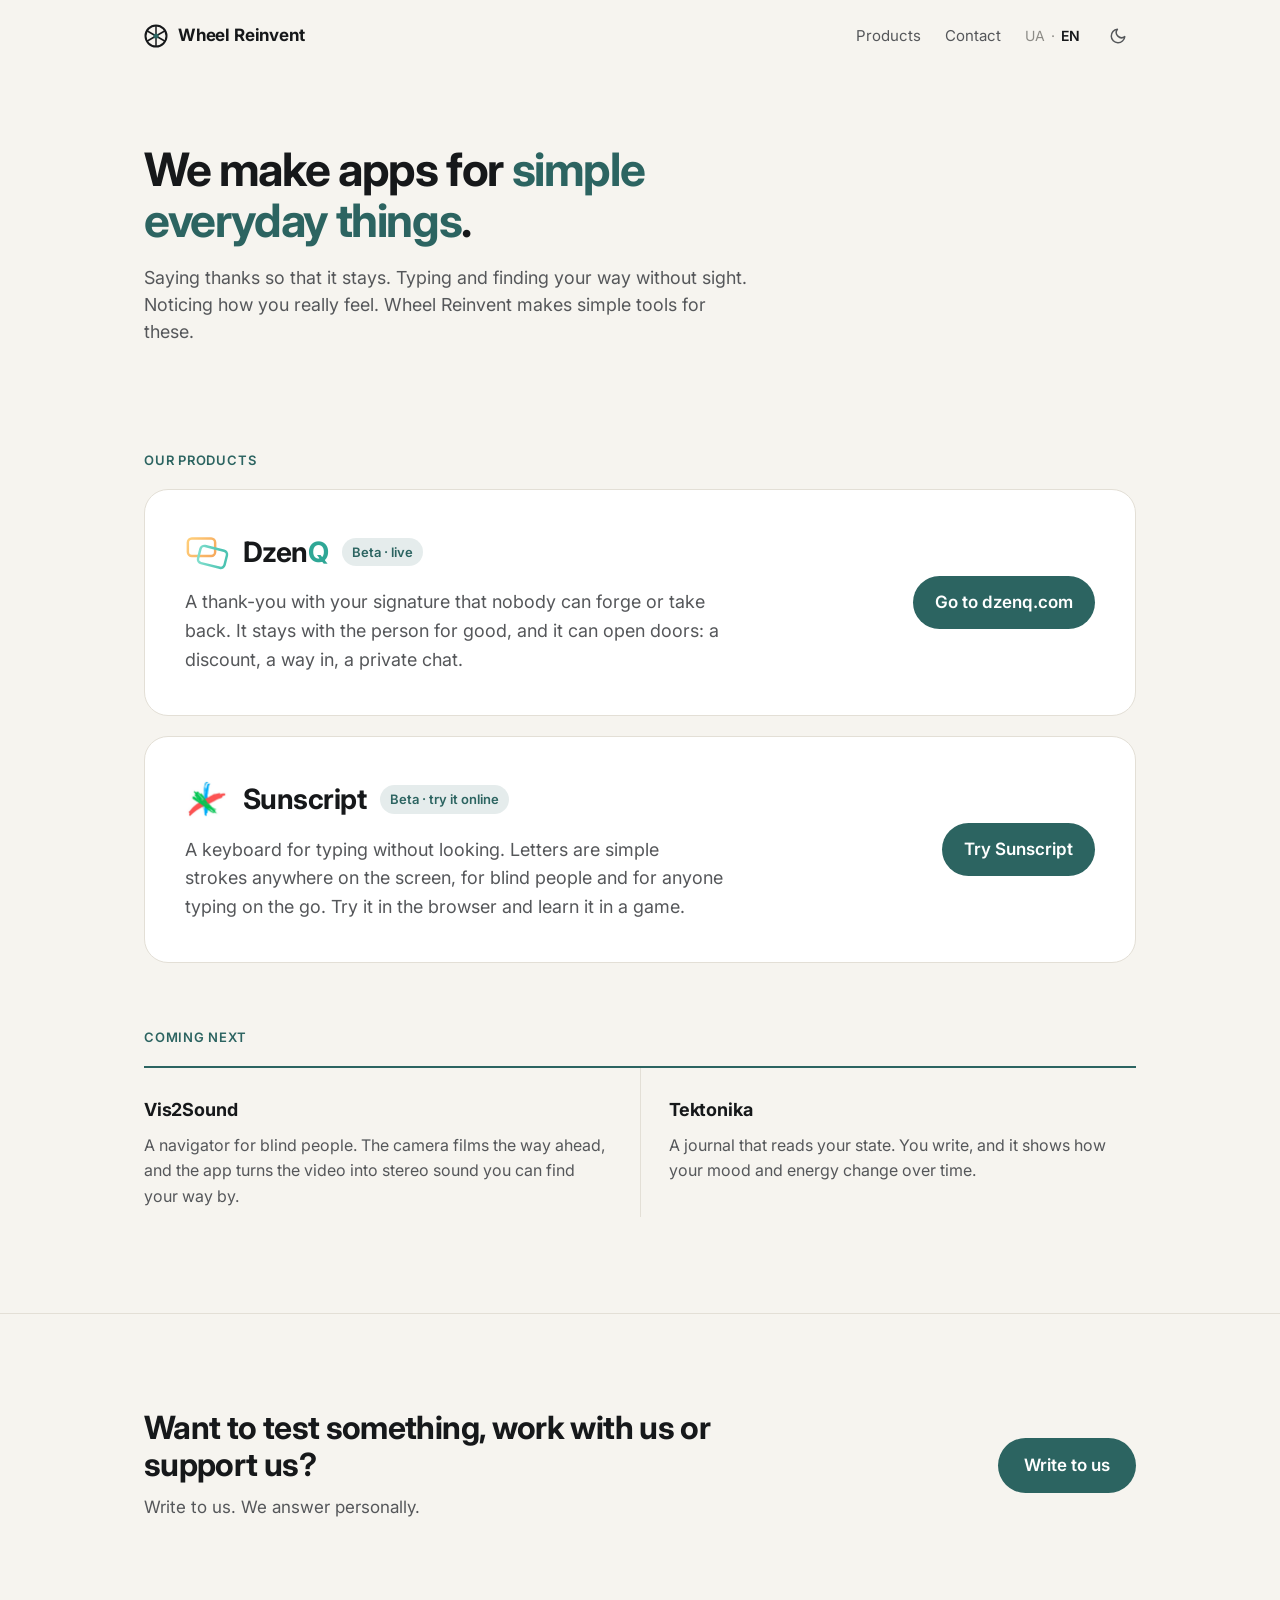
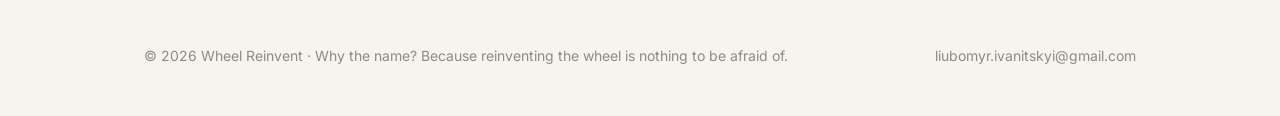
<file: index.html>
<!doctype html>
<html lang="en">
<head>
<meta charset="utf-8">
<meta name="viewport" content="width=device-width, initial-scale=1, viewport-fit=cover">
<title>Wheel Reinvent</title>
<meta name="description" content="Wheel Reinvent makes apps for simple everyday things: saying thanks, typing and finding your way without sight, noticing how you feel.">
<link rel="canonical" href="https://wheel-reinvent.com/">
<link rel="alternate" hreflang="en" href="https://wheel-reinvent.com/">
<link rel="alternate" hreflang="uk" href="https://wheel-reinvent.com/uk/">
<meta property="og:title" content="Wheel Reinvent">
<meta property="og:description" content="Wheel Reinvent makes apps for simple everyday things: saying thanks, typing and finding your way without sight, noticing how you feel.">
<meta property="og:url" content="https://wheel-reinvent.com/">
<meta name="theme-color" content="#F6F4EF">
<link rel="icon" href="/assets/icon.svg" type="image/svg+xml">
<link rel="preconnect" href="https://fonts.googleapis.com">
<link rel="preconnect" href="https://fonts.gstatic.com" crossorigin>
<link href="https://fonts.googleapis.com/css2?family=Inter:wght@400;600;700&display=swap" rel="stylesheet">
<link rel="stylesheet" href="/assets/site.css?v=2">
<script>document.documentElement.classList.add('js');try{if(localStorage.getItem('theme')==='dark')document.documentElement.dataset.theme='dark'}catch(e){}</script>
<script src="/assets/site.js?v=2" defer></script>
</head>
<body>

<header class="nav">
  <div class="wrap">
    <a class="brand" href="/"><svg viewBox="0 0 24 24" fill="none" aria-hidden="true"><circle cx="12" cy="12" r="10.5" stroke="currentColor" stroke-width="2"/><g stroke="currentColor" stroke-width="1.5"><line x1="12.00" y1="22.50" x2="12.00" y2="1.50"/><line x1="21.09" y1="17.25" x2="2.91" y2="6.75"/><line x1="2.91" y1="17.25" x2="21.09" y2="6.75"/></g><circle cx="12" cy="12" r="2.6" style="fill:var(--accent)"/></svg>Wheel Reinvent</a>
    <nav class="links"><a href="#products">Products</a><a href="#contact">Contact</a></nav>
    <div class="lang"><a href="/uk/" hreflang="uk" lang="uk">UA</a><span>·</span><span class="on">EN</span></div>
    <button class="theme" type="button" aria-label="Dark mode" title="Dark mode"><svg class="moon" viewBox="0 0 24 24" fill="none" stroke="currentColor" stroke-width="2" stroke-linecap="round" stroke-linejoin="round" aria-hidden="true"><path d="M21 12.8A9 9 0 1 1 11.2 3a7 7 0 0 0 9.8 9.8z"/></svg><svg class="sun" viewBox="0 0 24 24" fill="none" stroke="currentColor" stroke-width="2" stroke-linecap="round" aria-hidden="true"><circle cx="12" cy="12" r="4"/><path d="M12 2v2M12 20v2M4.9 4.9l1.4 1.4M17.7 17.7l1.4 1.4M2 12h2M20 12h2M4.9 19.1l1.4-1.4M17.7 6.3l1.4-1.4"/></svg></button>
  </div>
</header>

<main>
  <section class="hero">
    <div class="wrap">
      <h1>We make apps for <em>simple everyday things</em>.</h1>
      <p class="lead">Saying thanks so that it stays. Typing and finding your way without sight. Noticing how you really feel. Wheel Reinvent makes simple tools for these.</p>
    </div>
  </section>

  <section class="products" id="products">
    <div class="wrap">
      <div class="label">Our products</div>
      <a class="feature reveal" href="https://dzenq.com/">
        <div>
          <div class="name"><svg viewBox="75 40 1000 880" fill="none" aria-hidden="true"><defs><linearGradient id="b" x1="140" y1="160" x2="760" y2="560" gradientUnits="userSpaceOnUse"><stop stop-color="#FFCF7A"/><stop offset="1" stop-color="#F6A85C"/></linearGradient><linearGradient id="f" x1="330" y1="720" x2="930" y2="540" gradientUnits="userSpaceOnUse"><stop stop-color="#86E1D0"/><stop offset="1" stop-color="#4CC3B2"/></linearGradient></defs><rect x="140" y="160" width="620" height="400" rx="90" stroke="url(#b)" stroke-width="56"/><rect x="390" y="380" width="620" height="400" rx="90" stroke="url(#f)" stroke-width="56" transform="rotate(14 700 580)"/></svg><b>Dzen<span>Q</span></b><span class="state">Beta · live</span></div>
          <p>A thank-you with your signature that nobody can forge or take back. It stays with the person for good, and it can open doors: a discount, a way in, a private chat.</p>
        </div>
        <span class="go">Go to dzenq.com</span>
      </a>

      <a class="feature reveal" href="/sunscript/en/">
        <div>
          <div class="name"><img src="/sunscript/logo.jpg" alt="" width="44" height="44"><b>Sunscript</b><span class="state">Beta · try it online</span></div>
          <p>A keyboard for typing without looking. Letters are simple strokes anywhere on the screen, for blind people and for anyone typing on the go. Try it in the browser and learn it in a game.</p>
        </div>
        <span class="go">Try Sunscript</span>
      </a>

      <div class="next reveal">
        <div class="label">Coming next</div>
        <div class="list">
          <div class="item"><h3>Vis2Sound</h3><p>A navigator for blind people. The camera films the way ahead, and the app turns the video into stereo sound you can find your way by.</p></div>
          <div class="item"><h3>Tektonika</h3><p>A journal that reads your state. You write, and it shows how your mood and energy change over time.</p></div>
        </div>
      </div>
    </div>
  </section>

  <section class="contact" id="contact">
    <div class="wrap">
      <div>
        <h2>Want to test something, work with us or support us?</h2>
        <p>Write to us. We answer personally.</p>
      </div>
      <a class="btn" href="mailto:liubomyr.ivanitskyi@gmail.com">Write to us</a>
    </div>
  </section>
</main>

<footer>
  <div class="wrap">
    <span>© 2026 Wheel Reinvent · Why the name? Because reinventing the wheel is nothing to be afraid of.</span>
    <a href="mailto:liubomyr.ivanitskyi@gmail.com">liubomyr.ivanitskyi@gmail.com</a>
  </div>
</footer>

</body>
</html>
</file>
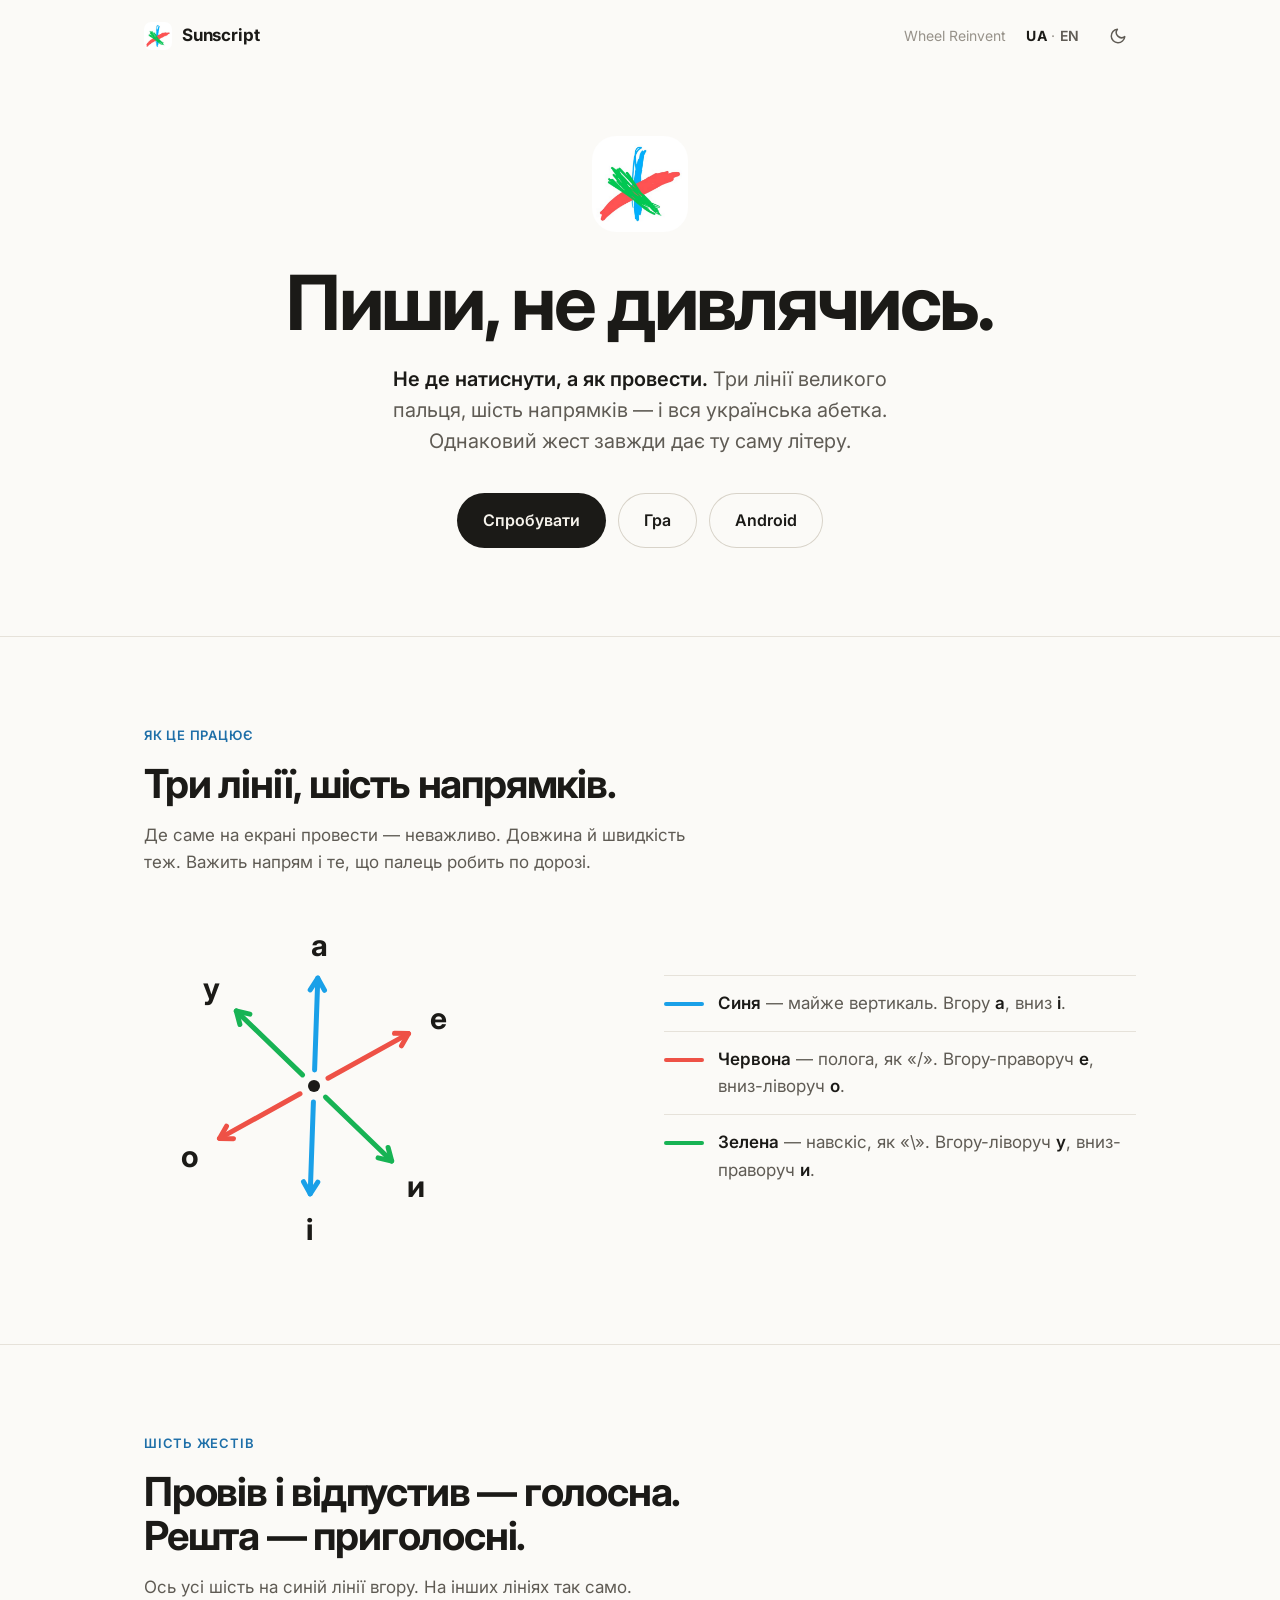
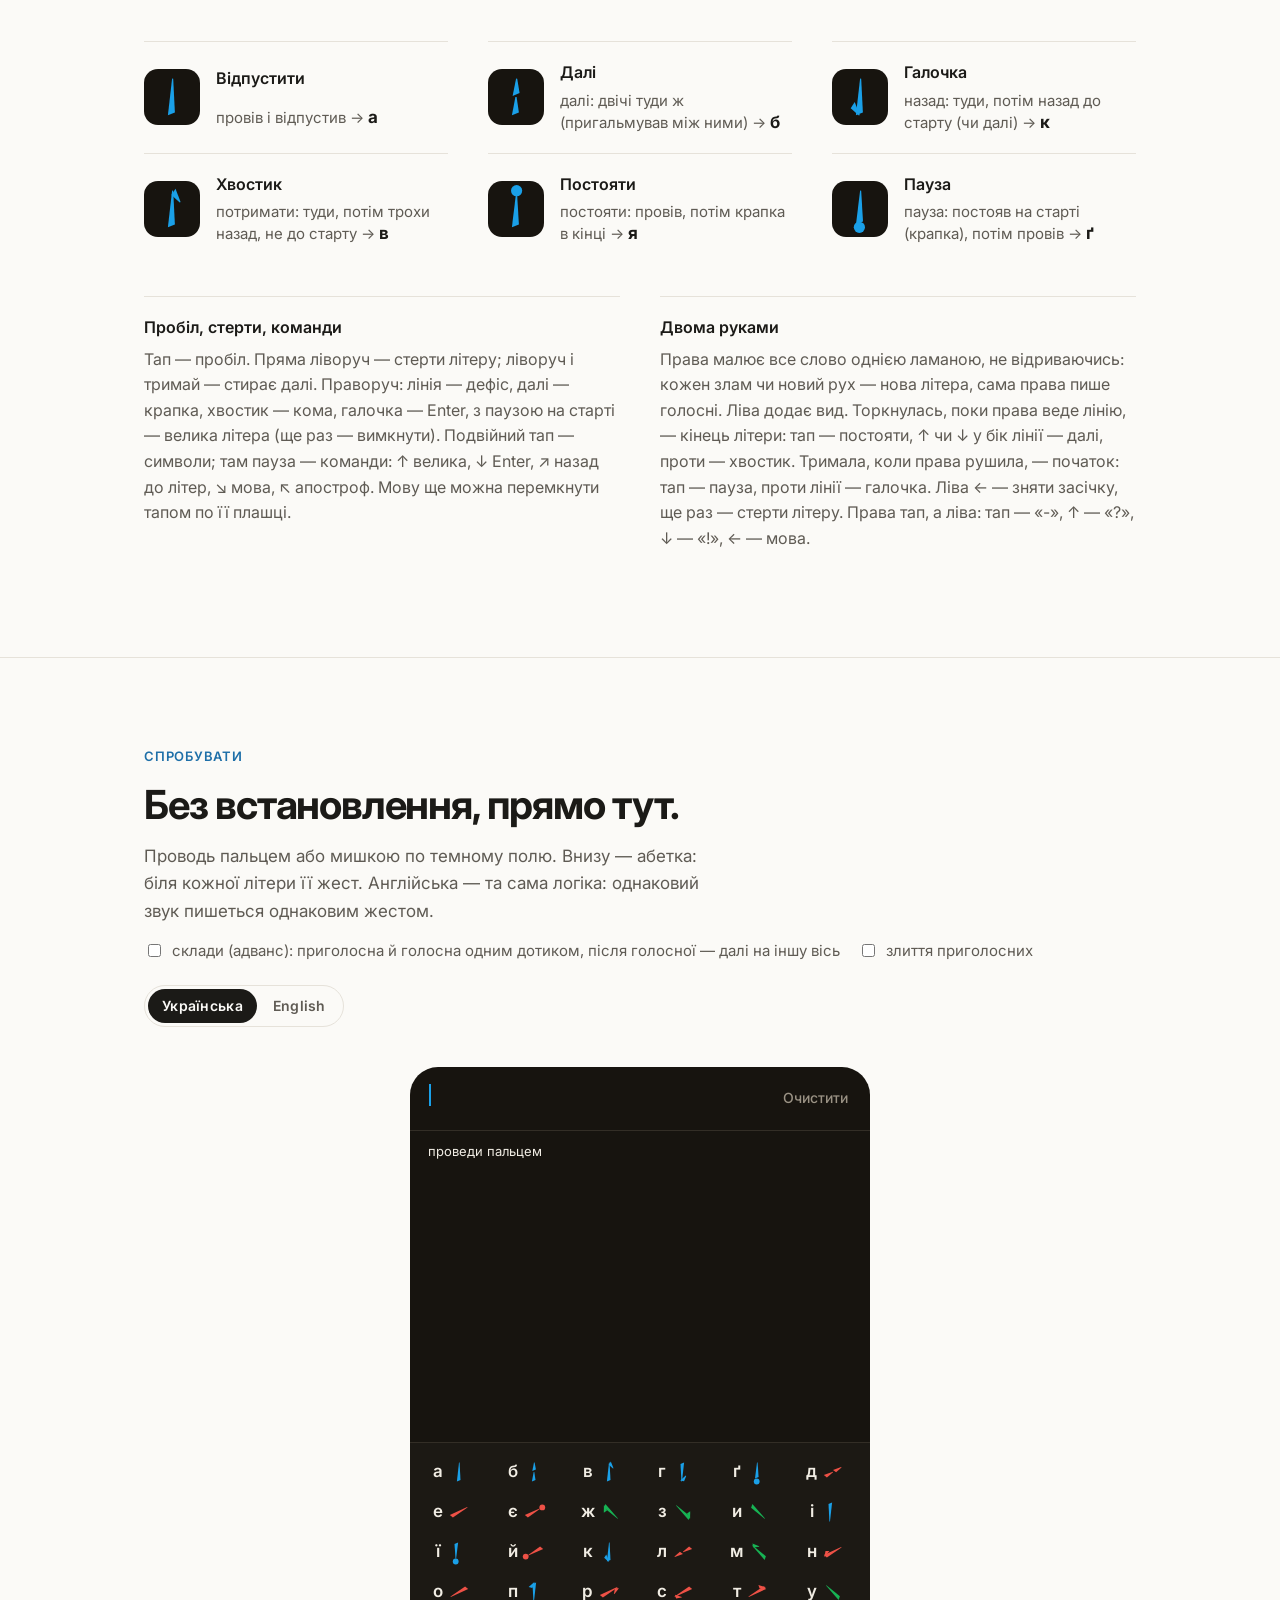
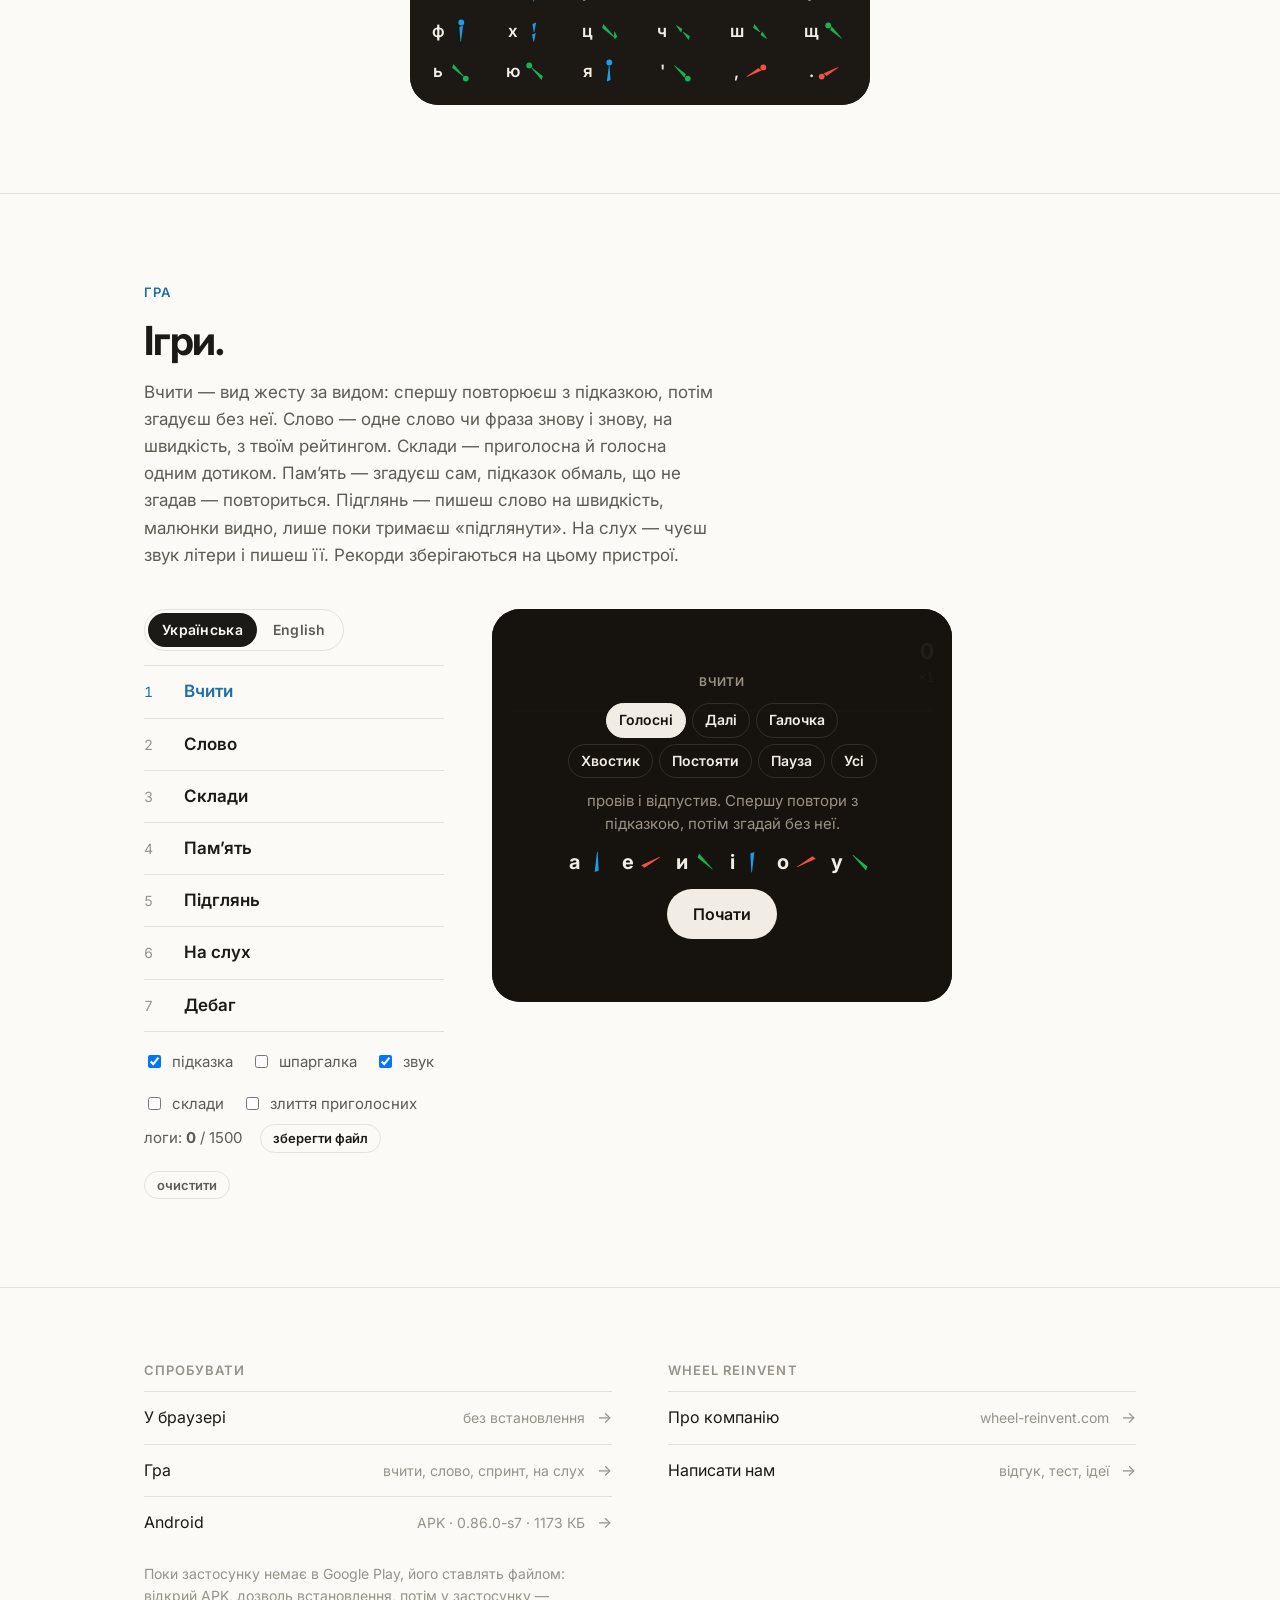
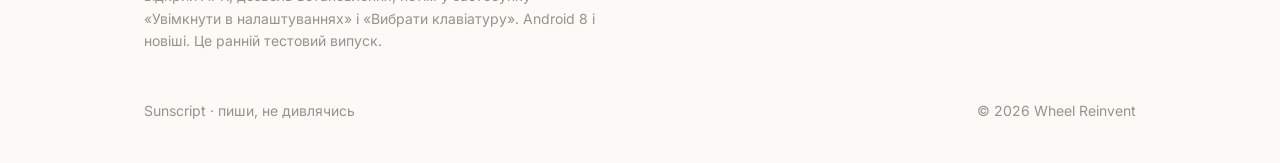
<file: sunscript/index.html>
<!doctype html>
<html lang="uk">
<head>
<meta charset="utf-8">
<meta name="viewport" content="width=device-width, initial-scale=1, viewport-fit=cover">
<title>Sunscript</title>
<meta name="description" content="Sunscript — клавіатура для письма наосліп: літери пишуться простими жестами по трьох осях великого пальця. Спробуй у браузері, потренуйся в грі, встанови на Android.">
<link rel="canonical" href="https://wheel-reinvent.com/sunscript/">
<link rel="alternate" hreflang="uk" href="https://wheel-reinvent.com/sunscript/">
<link rel="alternate" hreflang="en" href="https://wheel-reinvent.com/sunscript/en/">
<meta property="og:title" content="Sunscript — пиши, не дивлячись">
<meta property="og:description" content="Не де натиснути, а як провести. Спробуй клавіатуру в браузері й потренуйся в грі.">
<meta property="og:url" content="https://wheel-reinvent.com/sunscript/">
<meta property="og:image" content="https://wheel-reinvent.com/sunscript/logo.jpg">
<meta name="theme-color" content="#FBFAF7">
<link rel="icon" href="/sunscript/logo.jpg" type="image/jpeg">
<script>try{if(localStorage.getItem('theme')==='dark')document.documentElement.dataset.theme='dark'}catch(e){}</script>
<style>:root{padding-top:env(safe-area-inset-top,0px);padding-bottom:env(safe-area-inset-bottom,0px)} body{margin:0} img{max-width:100%} [hidden]{display:none!important}</style>
<link rel="preconnect" href="https://fonts.googleapis.com">
<link rel="stylesheet" href="https://fonts.googleapis.com/css2?family=Inter:wght@400;600;700&display=swap">
<style>
/* Sunscript — сторінка в родині Wheel Reinvent і DzenQ: папір і чорнило, Inter, один акцент.
   Кольори трьох осей (з малюнка автора) — лише там, де вони щось означають: у жестах. */
:root{
  --bg:#FBFAF7; --ink:#1B1A17; --ink-2:#5F5B54; --ink-3:#97928A; --line:#E6E2DA; --ghost:#D8D3C9;
  --accent:#1E6FA8; --btn:#1B1A17; --btn-ink:#F6F3EC;
  --pad:#17140F; --padInk:#F1EDE4; --padMuted:#9A9284; --padLine:#332E26; --panel:#1C1914;
  --axB:#1AA0E8; --axR:#EE5146; --axG:#17B354; --good:#17B354; --bad:#EE5146; --gold:#E3A548;
  --sans:Inter, system-ui, -apple-system, "Segoe UI", Roboto, sans-serif;
  color-scheme:light;
}
:root[data-theme="dark"]{ --bg:#121315; --ink:#ECE8DF; --ink-2:#A9A69E; --ink-3:#7E7C76; --line:#2B2C2F; --ghost:#3A3B3F; --accent:#7FB8E0; --btn:#ECE8DF; --btn-ink:#121315; color-scheme:dark }
*,*::before,*::after{box-sizing:border-box}
html{scroll-behavior:smooth;-webkit-text-size-adjust:100%}
body{background:var(--bg);color:var(--ink);font-family:var(--sans);font-size:17px;line-height:1.6;overflow-x:hidden;transition:background .3s,color .3s}
p,h1,h2,h3{margin:0}
a{color:inherit}
.wrap{max-width:1040px;margin:0 auto;padding-left:max(24px, env(safe-area-inset-left, 0px));padding-right:max(24px, env(safe-area-inset-right, 0px))}
@media (max-width:600px){ .wrap{padding-left:max(20px, env(safe-area-inset-left, 0px));padding-right:max(20px, env(safe-area-inset-right, 0px))} }

/* Шапка */
.nav .wrap{display:flex;align-items:center;gap:16px;height:72px}
.brand{display:flex;align-items:center;gap:10px;text-decoration:none;font-weight:700;letter-spacing:-.01em;font-size:17px;margin-right:auto}
.brand img{width:28px;height:28px;border-radius:7px}
.by{font-size:14px;color:var(--ink-3);text-decoration:none}
.by:hover{color:var(--ink)}
.lng{font-size:14px;font-weight:600;color:var(--ink-2);text-decoration:none;letter-spacing:.04em;padding:6px 4px}
.lng span{color:var(--ink-3);font-weight:400;margin:0 4px}.lng b{color:var(--ink)}
@media (hover:hover){ .lng:hover{color:var(--accent)} }
.theme{width:36px;height:36px;border-radius:50%;border:0;background:transparent;color:var(--ink-2);display:inline-flex;align-items:center;justify-content:center;cursor:pointer}
.theme svg{width:18px;height:18px}
.theme .sun{display:none}
:root[data-theme="dark"] .theme .sun{display:block}
:root[data-theme="dark"] .theme .moon{display:none}
@media (hover:hover){ .theme:hover{color:var(--ink);background:var(--line)} }

/* Перший екран */
.hero{padding:64px 0 88px;text-align:center}
.hero .mark{width:96px;height:96px;border-radius:24px;margin:0 auto 32px;display:block}
:root[data-theme="dark"] .hero .mark{box-shadow:0 0 0 1px var(--line)}
.hero h1{font-size:clamp(40px,6.4vw,76px);line-height:1.02;letter-spacing:-.035em;font-weight:700;text-wrap:balance}
.hero p{margin:22px auto 0;color:var(--ink-2);font-size:clamp(17px,1.7vw,20px);max-width:28em;line-height:1.55}
.hero p b{color:var(--ink);font-weight:600}
.btns{display:flex;gap:12px;flex-wrap:wrap;justify-content:center;margin-top:36px}
.btn{display:inline-flex;align-items:center;padding:15px 26px;border-radius:999px;background:var(--btn);color:var(--btn-ink);font-weight:600;text-decoration:none;font-size:16px;border:0;cursor:pointer;font-family:inherit;transition:transform .15s}
.btn:hover{transform:translateY(-1px)}
.btn.ghost{background:none;color:var(--ink);box-shadow:inset 0 0 0 1px var(--ghost)}
.btn:focus-visible,.lvl:focus-visible,.theme:focus-visible{outline:2px solid var(--accent);outline-offset:3px}

/* Розділи */
section.part{padding:88px 0;border-top:1px solid var(--line)}
.label{font-size:13px;font-weight:600;letter-spacing:.06em;text-transform:uppercase;color:var(--accent);margin-bottom:16px}
.part h2{font-size:clamp(28px,3.4vw,40px);line-height:1.1;letter-spacing:-.03em;font-weight:700;max-width:18em;text-wrap:balance}
.part .lead{margin-top:16px;color:var(--ink-2);max-width:34em}

.axes{display:grid;grid-template-columns:minmax(0,1fr) minmax(0,1fr);gap:48px;align-items:center;margin-top:40px}
.axes svg{width:100%;max-width:340px;justify-self:center;display:block}
.axes dl{margin:0;display:grid;gap:0}
.axes dl>div{display:grid;grid-template-columns:40px 1fr;gap:14px;padding:14px 0;border-top:1px solid var(--line)}
.axes dt{margin:0}.axes dd{margin:0;color:var(--ink-2)}.axes dd b{color:var(--ink);font-weight:600}
.sw{display:block;width:40px;height:4px;border-radius:2px;margin-top:12px}
@media (max-width:760px){ .axes{grid-template-columns:1fr;gap:24px} }

.kinds{display:grid;grid-template-columns:repeat(3,minmax(0,1fr));gap:0 40px;margin-top:40px}
.kind{display:grid;grid-template-columns:56px 1fr;gap:4px 16px;align-items:center;padding:18px 0;border-top:1px solid var(--line)}
.kind .g{grid-row:span 2;width:56px;height:56px;border-radius:14px;background:var(--pad);display:grid;place-items:center}
.kind h3{font-size:16px;font-weight:600}
.kind .ex{color:var(--ink-2);font-size:15px;line-height:1.4}
.kind .ex b{color:var(--ink);font-weight:700;font-size:17px}
@media (max-width:860px){ .kinds{grid-template-columns:repeat(2,minmax(0,1fr))} }
@media (max-width:540px){ .kinds{grid-template-columns:1fr} }
.pair{display:grid;grid-template-columns:1fr 1fr;gap:0 40px;margin-top:32px}
.pair>div{padding:18px 0;border-top:1px solid var(--line);min-width:0}
.pair h3{font-size:16px;font-weight:600;margin-bottom:6px}
.pair p{color:var(--ink-2);font-size:16px}
@media (max-width:700px){ .pair{grid-template-columns:1fr} }

/* Пристрій: темна площадка, як сама клавіатура */
.device{background:var(--pad);color:var(--padInk);border-radius:28px;overflow:hidden;margin:40px auto 0;max-width:460px}
.screen{padding:16px 18px;min-height:64px;border-bottom:1px solid var(--padLine);display:flex;gap:10px;align-items:flex-start}
.screen .txt{flex:1;min-width:0;font-size:20px;line-height:1.35;font-weight:500;word-break:break-word;white-space:pre-wrap}
.screen .txt::after{content:'';display:inline-block;width:2px;height:1.1em;background:var(--axB);vertical-align:-3px;margin-left:1px;animation:blink 1s steps(1) infinite}
@keyframes blink{50%{opacity:0}}
.screen .sbtn{flex:none;border:0;background:transparent;color:var(--padMuted);font:500 14px var(--sans);padding:6px 4px;cursor:pointer}
.screen .sbtn:hover{color:var(--padInk)}
.status{display:flex;justify-content:space-between;gap:8px;padding:10px 18px 0;font-size:13px;color:var(--padMuted);min-height:30px}
.status .res{color:var(--padInk)}
.status .svc{color:var(--gold)}
.padzone{position:relative;touch-action:none;user-select:none;-webkit-user-select:none}
.padzone canvas{display:block;width:100%;height:100%}
.sandbox .padzone{height:280px}
.cheat{display:grid;grid-template-columns:repeat(6,minmax(0,1fr));gap:2px 0;padding:10px 6px 14px;background:var(--panel);border-top:1px solid var(--padLine)}
.cheat .c{cursor:pointer;border-radius:10px;-webkit-tap-highlight-color:transparent}
.cheat .c:active{background:rgba(255,255,255,.1)}
.cheat .c{display:flex;align-items:center;justify-content:center;gap:2px;height:38px;font-weight:600;font-size:17px;color:var(--padInk)}
.cheat.cmds{grid-template-columns:1fr 1fr}
.cheat.chains{display:flex;flex-wrap:wrap;justify-content:center;gap:6px 14px}
.cheat .c.chainc{height:auto;padding:4px 8px;gap:8px}
.cheat .c.wsc{flex-direction:column;height:auto;gap:4px;padding:6px 4px;min-width:58px;border:1px solid var(--padLine);border-radius:12px}
.cheat .c.wsc .q{display:grid;place-items:center;width:52px;height:52px;font:800 28px var(--sans);color:var(--padMuted)}
.cheat .cmdh{grid-column:1/-1;text-align:center;color:var(--gold);font-weight:600;font-size:14px;padding:4px 0 6px}
.cheat .c.cmd{justify-content:flex-start;gap:10px;padding-left:18px;font-size:16px}
.cheat .c.hit{background:rgba(255,255,255,.07);border-radius:10px}

/* Гра */
.game-grid{display:grid;grid-template-columns:minmax(0,300px) minmax(0,1fr);gap:48px;align-items:start;margin-top:40px}
.game-grid .device{margin:0}
@media (max-width:860px){ .game-grid{grid-template-columns:1fr;gap:28px} .game-grid .device{margin:0 auto;width:100%} }
.levels{display:grid;margin:0}
.lvl{appearance:none;border:0;border-top:1px solid var(--line);background:none;color:var(--ink);font:inherit;text-align:left;display:grid;grid-template-columns:28px 1fr auto;gap:2px 12px;align-items:baseline;padding:12px 0;cursor:pointer}
.lvl:last-child{border-bottom:1px solid var(--line)}
.lvl .n{color:var(--ink-3);font-size:14px;font-variant-numeric:tabular-nums}
.lvl b{font-weight:600}
.lvl .stars{color:var(--gold);letter-spacing:2px;font-size:14px;min-width:3.6em;text-align:right}
.lvl .rec{grid-column:2 / 4;color:var(--ink-3);font-size:13px;font-variant-numeric:tabular-nums}
.lvl[aria-pressed="true"] b{color:var(--accent)}
.lvl[aria-pressed="true"] .n{color:var(--accent)}
.lvl:disabled{cursor:not-allowed;color:var(--ink-3)}
@media (hover:hover){ .lvl:not(:disabled):hover b{color:var(--accent)} }
.game .stage{display:grid;grid-template-columns:auto 1fr auto;align-items:center;gap:14px;padding:18px 18px 6px}
.game .word{font-weight:700;font-size:clamp(34px,7vw,48px);line-height:1;letter-spacing:.01em;text-align:center;min-width:0;word-break:break-word}
.game .word span{color:var(--padMuted)}
.game .word span.done{color:var(--good)}
.game .word span.cur{color:var(--padInk);text-decoration:underline;text-decoration-thickness:3px;text-underline-offset:8px}
.game .word.long{font-size:clamp(22px,4.6vw,30px);line-height:1.35}
.game .word span.cut{color:var(--padMuted);opacity:.55;font-weight:300;margin:0 .06em}
.game .word span.sp{opacity:.45;font-weight:400}
.game .word .wsrow{display:flex;flex-wrap:wrap;justify-content:center;gap:6px}
.game .word .wst{display:flex;flex-direction:column;align-items:center;gap:2px;padding:4px 2px;min-width:44px;border:1px solid var(--padLine);border-radius:10px;font-size:20px;line-height:1.1}
.game .word .wst b{color:var(--padInk);font-weight:700}
.game .word .wst.hit{background:rgba(255,255,255,.07)} .game .word .wst.hit b{color:var(--good)}
.game .word .wst.cur{border-color:var(--padInk)}
.game .word .wst .q{display:grid;place-items:center;width:40px;height:40px;font:800 24px var(--sans);color:var(--padMuted)}
.game .word .wst .pk{position:relative;width:40px;height:40px}
.game .word .wst .pk>*{position:absolute;inset:0}
.game .word .wst .pk .pic{opacity:0;transition:opacity 1s ease-in}
.game .word .wst .pk .q{opacity:1;transition:opacity 1s ease-in}
.game .word .wsrow.peek .wst .pk .pic,.game .word .wst.hit .pk .pic{opacity:1;transition:none}
.game .word .wsrow.peek .wst .pk .q,.game .word .wst.hit .pk .q{opacity:0;transition:none}
.game .hint.peekbtn{cursor:pointer;touch-action:none;user-select:none;-webkit-user-select:none;border:1px solid var(--padLine)}
.game .hint.peekbtn.on{background:#2a251d}
.game .hint.wide{width:auto;min-width:68px;padding:0 6px}
.game .hint{width:68px;height:68px;border-radius:16px;background:#0F0D0A;display:grid;place-items:center;transition:opacity .2s}
.game .score{font-size:13px;line-height:1.5;color:var(--padMuted);text-align:right;font-variant-numeric:tabular-nums}
.game .score b{font-size:22px;color:var(--padInk)}
.game .bar{height:3px;background:var(--padLine);margin:8px 18px 0;border-radius:2px;overflow:hidden}
.game .bar i{display:block;height:100%;width:0;background:var(--axB);transition:width .25s}
.game .padzone{height:260px}
.game .fb{position:absolute;left:0;right:0;top:12px;text-align:center;font-weight:700;font-size:18px;pointer-events:none;opacity:0;transition:opacity .25s}
.game .fb.show{opacity:1}
.shake{animation:shake .32s}
@keyframes shake{20%{transform:translateX(-8px)}40%{transform:translateX(7px)}60%{transform:translateX(-5px)}80%{transform:translateX(3px)}}
.over{position:absolute;inset:0;background:rgba(23,20,15,.95);display:grid;place-items:center;text-align:center;padding:24px;overflow-y:auto;place-items:safe center}
.over[hidden]{display:none}
.over .card{display:grid;gap:12px;justify-items:center;max-width:320px}
.over .card input{font:inherit;font-size:17px;width:100%;box-sizing:border-box;padding:12px 16px;border-radius:12px;border:1px solid var(--padLine);background:transparent;color:var(--padInk);text-align:center}
.chips{gap:6px!important;flex-wrap:wrap;justify-content:center}
.nextw.chip{color:var(--padInk);border-color:var(--padLine);font-size:14px;padding:5px 12px}
.nextw.chip.on{background:var(--padInk);color:var(--pad);border-color:var(--padInk)}
.nextw{font:inherit;font-size:13px;font-weight:600;color:var(--padInk);background:none;border:1px solid var(--padLine);border-radius:999px;padding:3px 12px;cursor:pointer}
.reps{display:flex;gap:6px;flex-wrap:wrap;justify-content:center;padding:6px 18px 0;font-size:13px;color:var(--padMuted);min-height:22px}
.reps .wsbig{width:100%;text-align:center;font:800 48px/1.1 var(--sans);color:var(--padInk);font-variant-numeric:tabular-nums}
.reps .wsbig.ok{color:var(--good)} .reps .wsbig.bad{color:var(--bad)} .reps .wsbig.rec{color:var(--gold)}
.reps .wstop{width:100%;display:flex;justify-content:center;gap:14px;flex-wrap:wrap;font-size:15px;font-variant-numeric:tabular-nums}
.reps .wstop b{color:var(--gold)}
.reps .wsbl{width:100%;text-align:center;font-size:15px;color:var(--padMuted)}
.reps .wsbase{width:100%;display:flex;flex-direction:column;gap:8px;align-items:center;font-size:15px;color:var(--padInk);text-align:center}
.reps .wsbase input{width:100%;max-width:320px;font:600 22px var(--sans);padding:10px 14px;border-radius:12px;border:1px solid var(--padLine);background:#0F0D0A;color:var(--padInk);text-align:center}
.reps .wsrecl{width:100%;text-align:center;font:800 20px var(--sans);color:var(--gold);letter-spacing:.04em}
.reps b{color:var(--good);font-weight:600}
.over .eyebrow{font-size:12px;font-weight:600;letter-spacing:.08em;text-transform:uppercase;color:var(--padMuted)}
.over h3{font-size:24px;letter-spacing:-.02em}
.over .big{font-size:36px;color:var(--gold);letter-spacing:6px}
.over p{color:var(--padMuted);font-size:15px;line-height:1.5}
.over .row{display:flex;gap:10px;flex-wrap:wrap;justify-content:center}
.over .btn{background:var(--padInk);color:var(--pad)}
.over .btn.ghost{background:none;color:var(--padInk);box-shadow:inset 0 0 0 1px #4A4438}
.gamebox{position:relative}
.opts{display:flex;gap:18px;flex-wrap:wrap;margin-top:18px;color:var(--ink-2);font-size:15px}
.opts label{display:flex;gap:8px;align-items:center;cursor:pointer}
.seg{display:inline-flex;gap:2px;padding:3px;border:1px solid var(--line);border-radius:999px;margin-top:22px}
.seg button{font:inherit;font-size:14px;font-weight:600;letter-spacing:.02em;border:0;background:transparent;color:var(--ink-2);padding:6px 14px;border-radius:999px;cursor:pointer}
.seg button[aria-pressed="true"]{background:var(--ink);color:var(--bg)}
.game-grid .seg{margin-top:0;margin-bottom:14px}
@media (prefers-reduced-motion:reduce){ html{scroll-behavior:auto} .shake{animation:none} .screen .txt::after{animation:none} .btn{transition:none} }

/* Унизу, тихо: посилання */
.more{border-top:1px solid var(--line);padding:72px 0 40px}
.more .cols{display:grid;grid-template-columns:1fr 1fr;gap:0 56px}
.more h3{font-size:13px;font-weight:600;letter-spacing:.08em;text-transform:uppercase;color:var(--ink-3);padding-bottom:10px}
.more ul{list-style:none;margin:0;padding:0}
.more li a{display:flex;align-items:baseline;gap:12px;padding:13px 0;border-top:1px solid var(--line);text-decoration:none;font-size:16px}
.more li a span{margin-left:auto;color:var(--ink-3);font-size:14px;text-align:right}
.more li a::after{content:"→";color:var(--ink-3)}
@media (hover:hover){ .more li a:hover,.more li a:hover::after{color:var(--accent)} }
.more .fine{margin-top:14px;color:var(--ink-3);font-size:14px;max-width:34em}
.foot{margin-top:48px;display:flex;justify-content:space-between;gap:16px;flex-wrap:wrap;font-size:14px;color:var(--ink-3)}
.foot a{text-decoration:none}.foot a:hover{color:var(--ink)}
@media (max-width:720px){ .more .cols{grid-template-columns:1fr;gap:36px} }
</style>

</head>
<body>
<header class="nav"><div class="wrap">
  <a class="brand" href="#top"><img src="/sunscript/logo.jpg" alt="">Sunscript</a>
  <a class="by" href="/uk/">Wheel Reinvent</a>
  <a class="lng" href="/sunscript/en/" hreflang="en" lang="en"><b>UA</b><span>·</span>EN</a>
  <button class="theme" type="button" aria-label="Темна тема" title="Темна тема"><svg class="moon" viewBox="0 0 24 24" fill="none" stroke="currentColor" stroke-width="2" stroke-linecap="round" stroke-linejoin="round" aria-hidden="true"><path d="M21 12.8A9 9 0 1 1 11.2 3a7 7 0 0 0 9.8 9.8z"/></svg><svg class="sun" viewBox="0 0 24 24" fill="none" stroke="currentColor" stroke-width="2" stroke-linecap="round" aria-hidden="true"><circle cx="12" cy="12" r="4"/><path d="M12 2v2M12 20v2M4.9 4.9l1.4 1.4M17.7 17.7l1.4 1.4M2 12h2M20 12h2M4.9 19.1l1.4-1.4M17.7 6.3l1.4-1.4"/></svg></button>
</div></header>

<main id="top">
  <section class="hero"><div class="wrap">
    <img class="mark" src="/sunscript/logo.jpg" alt="Три лінії, які великий палець малює найлегше">
    <h1>Пиши, не дивлячись.</h1>
    <p><b>Не де натиснути, а як провести.</b> Три лінії великого пальця, шість напрямків — і вся українська абетка. Однаковий жест завжди дає ту саму літеру.</p>
    <div class="btns"><a class="btn" href="#try">Спробувати</a><a class="btn ghost" href="#game">Гра</a><a class="btn ghost" href="/sunscript/sunscript.apk">Android</a></div>
  </div></section>

  <section class="part" id="how"><div class="wrap">
    <div class="label">Як це працює</div>
    <h2>Три лінії, шість напрямків.</h2>
    <p class="lead">Де саме на екрані провести — неважливо. Довжина й швидкість теж. Важить напрям і те, що палець робить по дорозі.</p>
    <div class="axes">
      <div id="starSvg"></div>
      <dl>
        <div><dt><span class="sw" style="background:var(--axB)"></span></dt><dd><b>Синя</b> — майже вертикаль. Вгору <b>а</b>, вниз <b>і</b>.</dd></div>
        <div><dt><span class="sw" style="background:var(--axR)"></span></dt><dd><b>Червона</b> — полога, як «/». Вгору-праворуч <b>е</b>, вниз-ліворуч <b>о</b>.</dd></div>
        <div><dt><span class="sw" style="background:var(--axG)"></span></dt><dd><b>Зелена</b> — навскіс, як «\». Вгору-ліворуч <b>у</b>, вниз-праворуч <b>и</b>.</dd></div>
      </dl>
    </div>
  </div></section>

  <section class="part"><div class="wrap">
    <div class="label">Шість жестів</div>
    <h2>Провів і відпустив — голосна. Решта — приголосні.</h2>
    <p class="lead">Ось усі шість на синій лінії вгору. На інших лініях так само.</p>
    <div class="kinds" id="kinds"></div>
    <div class="pair">
      <div><h3>Пробіл, стерти, команди</h3><p>Тап — пробіл. Пряма ліворуч — стерти літеру; ліворуч і тримай — стирає далі. Праворуч: лінія — дефіс, далі — крапка, хвостик — кома, галочка — Enter, з паузою на старті — велика літера (ще раз — вимкнути). Подвійний тап — символи; там пауза — команди: ↑ велика, ↓ Enter, ↗ назад до літер, ↘ мова, ↖ апостроф. Мову ще можна перемкнути тапом по її плашці.</p></div>
      <div><h3>Двома руками</h3><p>Права малює все слово однією ламаною, не відриваючись: кожен злам чи новий рух — нова літера, сама права пише голосні. Ліва додає вид. Торкнулась, поки права веде лінію, — кінець літери: тап — постояти, ↑ чи ↓ у бік лінії — далі, проти — хвостик. Тримала, коли права рушила, — початок: тап — пауза, проти лінії — галочка. Ліва ← — зняти засічку, ще раз — стерти літеру. Права тап, а ліва: тап — «-», ↑ — «?», ↓ — «!», ← — мова.</p></div>
    </div>
  </div></section>

  <section class="part" id="try"><div class="wrap">
    <div class="label">Спробувати</div>
    <h2>Без встановлення, прямо тут.</h2>
    <p class="lead">Проводь пальцем або мишкою по темному полю. Внизу — абетка: біля кожної літери її жест. Англійська — та сама логіка: однаковий звук пишеться однаковим жестом.</p>
    <div class="opts" style="margin-top:14px"><label title="приголосна й голосна одним дотиком"><input type="checkbox" class="optChain"> склади (адванс): приголосна й голосна одним дотиком, після голосної — далі на іншу вісь</label><label title="дві приголосні поспіль одним дотиком"><input type="checkbox" class="optClust"> злиття приголосних</label></div>
    <div class="seg kbsw" role="group" aria-label="Мова клавіатури"><button type="button" data-kb="uk">Українська</button><button type="button" data-kb="en">English</button></div>
    <div class="device sandbox">
      <div class="screen"><div class="txt" id="sbText"></div><button class="sbtn" type="button" id="sbClear">Очистити</button></div>
      <div class="status"><span class="res" id="sbRes">проведи пальцем</span><span class="svc" id="sbSvc"></span></div>
      <div class="padzone" id="sbPad"><canvas></canvas></div>
      <div class="cheat" id="sbCheat"></div>
    </div>
  </div></section>

  <section class="part" id="game"><div class="wrap">
    <div class="label">Гра</div>
    <h2>Ігри.</h2>
    <p class="lead">Вчити — вид жесту за видом: спершу повторюєш з підказкою, потім згадуєш без неї. Слово — одне слово чи фраза знову і знову, на швидкість, з твоїм рейтингом. Склади — приголосна й голосна одним дотиком. Пам’ять — згадуєш сам, підказок обмаль, що не згадав — повториться. Підглянь — пишеш слово на швидкість, малюнки видно, лише поки тримаєш «підглянути». На слух — чуєш звук літери і пишеш її. Рекорди зберігаються на цьому пристрої.</p>
    <div class="game-grid">
      <div>
        <div class="seg kbsw" role="group" aria-label="Мова гри"><button type="button" data-kb="uk">Українська</button><button type="button" data-kb="en">English</button></div>
        <div class="levels" id="levels"></div>
        <div class="opts"><label><input type="checkbox" id="optHint" checked> підказка</label><label><input type="checkbox" id="optCheat"> шпаргалка</label><label><input type="checkbox" id="optSound"> звук</label><label title="приголосна й голосна одним дотиком"><input type="checkbox" class="optChain"> склади</label><label title="дві приголосні поспіль одним дотиком"><input type="checkbox" class="optClust"> злиття приголосних</label></div>
      </div>
      <div>
        <div class="device game gamebox" id="gameBox">
          <div class="stage">
            <div class="hint" id="gHint" aria-label="підказка"></div>
            <div class="word" id="gWord" aria-live="polite"></div>
            <div class="score"><b id="gScore">0</b><br><span id="gCombo">×1</span></div>
          </div>
          <div class="bar"><i id="gBar"></i></div>
          <div class="status"><span class="res" id="gRes">&nbsp;</span><span id="gCount"></span></div>
          <div class="reps" id="gReps" hidden></div>
          <div class="padzone" id="gPad"><canvas></canvas><div class="fb" id="gFb"></div></div>
          <div class="over" id="gOver"><div class="card" id="gOverCard"></div></div>
        </div>
        <div class="device" id="gCheatWrap" hidden style="margin-top:12px"><div class="cheat" id="gCheat"></div></div>
      </div>
    </div>
  </div></section>
</main>

<footer class="more" id="get"><div class="wrap">
  <div class="cols">
    <div>
      <h3>Спробувати</h3>
      <ul>
        <li><a href="#try">У браузері<span>без встановлення</span></a></li>
        <li><a href="#game">Гра<span>вчити, слово, спринт, на слух</span></a></li>
        <li><a href="/sunscript/sunscript.apk">Android<span>APK · 0.86.0-s7 · 1173 КБ</span></a></li>
      </ul>
      <p class="fine">Поки застосунку немає в Google Play, його ставлять файлом: відкрий APK, дозволь встановлення, потім у застосунку — «Увімкнути в налаштуваннях» і «Вибрати клавіатуру». Android 8 і новіші. Це ранній тестовий випуск.</p>
    </div>
    <div>
      <h3>Wheel Reinvent</h3>
      <ul>
        <li><a href="/uk/">Про компанію<span>wheel-reinvent.com</span></a></li>
        <li><a href="mailto:liubomyr.ivanitskyi@gmail.com?subject=Sunscript">Написати нам<span>відгук, тест, ідеї</span></a></li>
      </ul>
    </div>
  </div>
  <div class="foot"><span>Sunscript · пиши, не дивлячись</span><span>© 2026 Wheel Reinvent</span></div>
</div></footer>

<script>
try{ if(localStorage.getItem('theme')==='dark') document.documentElement.dataset.theme='dark'; }catch(e){}
document.querySelector('.theme').addEventListener('click',function(){
  var dark=document.documentElement.dataset.theme!=='dark';
  if(dark) document.documentElement.dataset.theme='dark'; else delete document.documentElement.dataset.theme;
  try{ localStorage.setItem('theme', dark?'dark':'light'); }catch(e){}
});
</script>
<script id="engine">
// ── Розпізнавач зірки (той самий, що в клавіатурі; паритет перевірено на записаних штрихах) ──
var CFG={axRed:29, axBlue:88, axGreen:136, axTol:25, dipPct:35, edgePct:12, endPct:100, starPause:65, padThr:100, delSwipe:160, delTol:12, backPct:12, dblMs:300, cmdHoldMs:300, cmdLongMs:500, repStartMs:250, repEveryMs:150};
var DIRS=['U','NE','SE','D','SW','NW'];
var OPP={U:'D',D:'U',NE:'SW',SW:'NE',NW:'SE',SE:'NW'};
var ARROW={U:'↑',NE:'↗',SE:'↘',D:'↓',SW:'↙',NW:'↖'};
function starAngles(){ var r=CFG.axRed,b=CFG.axBlue,g=CFG.axGreen; return {NE:r,SW:r+180,U:b,D:b+180,NW:g,SE:g+180}; }
function angOf(dx,dy){ var a=Math.atan2(-dy,dx)*180/Math.PI; return (a+360)%360; }
function angDist(a,b){ var d=Math.abs(a-b)%360; return d>180?360-d:d; }
function nearestDir(dx,dy){ var A=starAngles(), a=angOf(dx,dy), best=null, bd=999;
  DIRS.forEach(function(k){ var d=angDist(a,A[k]); if(d<bd){bd=d;best=k;} }); return {dir:best, off:bd, ang:a}; }
function starSegs(P){
  var steps=[], anc=0;
  for(var i=1;i<P.length;i++){ var dx=P[i].x-P[anc].x, dy=P[i].y-P[anc].y; if(Math.hypot(dx,dy)<16) continue; steps.push({d:nearestDir(dx,dy).dir,i0:anc,i1:i}); anc=i; }
  function runs(a){ var r=[]; a.forEach(function(x){ var l=r[r.length-1]; if(l&&l.d===x.d){ l.n+=x.n||1; l.i1=x.i1; } else r.push({d:x.d,n:x.n||1,i0:x.i0,i1:x.i1}); }); return r; }
  var r=runs(steps);
  if(r.length>1&&steps.length>=3){ var keep=r.filter(function(x){return x.n>1;}); if(keep.length) r=runs(keep); }
  var merged=[];
  r.forEach(function(x){ var l=merged[merged.length-1]; if(l&&x.d!==OPP[l.d]){ l.i1=x.i1; l.n+=x.n; } else merged.push({d:x.d,n:x.n,i0:x.i0,i1:x.i1}); });
  return merged.map(function(x){ var nd=nearestDir(P[x.i1].x-P[x.i0].x, P[x.i1].y-P[x.i0].y); return {d:nd.dir, off:nd.off, ang:nd.ang}; });
}
function analyze(P){
  var p0=P[0], pN=P[P.length-1], dist=Math.hypot(pN.x-p0.x,pN.y-p0.y);
  var cum=[0]; for(var q=1;q<P.length;q++) cum.push(cum[q-1]+Math.hypot(P[q].x-P[q-1].x,P[q].y-P[q-1].y));
  var path=cum[P.length-1], far=0; P.forEach(function(q){ far=Math.max(far,Math.hypot(q.x-p0.x,q.y-p0.y)); });
  var retPct= far>0?(far-dist)/far*100:0, dur=pN.t-p0.t;
  function lowIdx(t){ var lo=0; while(lo<P.length-1&&P[lo+1].t<=t) lo++; return lo; }
  function distAt(t){ var lo=lowIdx(t); if(lo>=P.length-1) return cum[P.length-1]; var a0=P[lo].t,a1=P[lo+1].t; return a1>a0? cum[lo]+(cum[lo+1]-cum[lo])*(t-a0)/(a1-a0) : cum[lo]; }
  function posAt(t){ var lo=lowIdx(t); if(lo>=P.length-1) return [pN.x,pN.y]; var a0=P[lo].t,a1=P[lo+1].t,f=a1>a0?(t-a0)/(a1-a0):0; return [P[lo].x+(P[lo+1].x-P[lo].x)*f, P[lo].y+(P[lo+1].y-P[lo].y)*f]; }
  var bins=[];
  for(var tt=p0.t; tt<pN.t; tt+=16){ var ta=Math.max(p0.t,tt-16), tb=Math.min(pN.t,tt+32), A=posAt(ta), B=posAt(tb); bins.push(Math.hypot(B[0]-A[0],B[1]-A[1])/Math.max(1,tb-ta)*1000); }
  var sm=bins.map(function(v,i){ var a=i>0?bins[i-1]:v, c=i<bins.length-1?bins[i+1]:v; return (a+v+c)/3; });
  var peak=sm.length?Math.max.apply(null,sm):0, thr=peak*CFG.dipPct/100, edge=peak*CFG.edgePct/100;
  var sIdx=sm.findIndex(function(v){return v>edge;}), eIdx=-1; for(var z=sm.length-1;z>=0;z--){ if(sm[z]>edge){eIdx=z;break;} }
  if(sIdx<0){ sIdx=0; eIdx=Math.max(0,sm.length-1); }
  // Старт: поки палець не вийшов з кола R від точки дотику — це ще стояння (палець, притискаючись, з'їжджає на кілька px).
  // Рух почався тоді, коли вийшов з кола, мінус час пройти R на піковій швидкості.
  var R=Math.max(16,0.15*far), tl=null; for(var q2=0;q2<P.length;q2++){ if(Math.hypot(P[q2].x-p0.x,P[q2].y-p0.y)>R){ tl=P[q2].t-p0.t; break; } }
  if(tl!==null && peak>0){ var sd2=tl-R/peak*1000; if(sd2>sIdx*16) sIdx=Math.min(Math.max(sIdx,Math.floor(sd2/16)),Math.max(sIdx,eIdx)); }
  var startDwell=Math.min(dur,sIdx*16), endDwell=Math.max(0,dur-(eIdx+1)*16), moveMs=Math.max(16,dur-startDwell-endDwell);
  var dips=[];
  if(sm.length){ var t0=p0.t+startDwell, t1=pN.t-endDwell, dTotal=Math.max(1,distAt(t1)-distAt(t0)), inDip=false, dStart=0;
    for(var i2=sIdx;i2<=eIdx;i2++){ var low=sm[i2]<thr; if(low&&!inDip){inDip=true;dStart=i2;}
      if((!low||i2===eIdx)&&inDip){ inDip=false; var before=distAt(p0.t+dStart*16)-distAt(t0), after=distAt(t1)-distAt(p0.t+i2*16);
        if(before>dTotal*0.2&&after>dTotal*0.2) dips.push(before/dTotal); } } }
  var wMax=0; P.forEach(function(q){ if(q.w>wMax) wMax=q.w; });
  return {dist:dist,path:path,dur:dur,startDwell:startDwell,startPct:startDwell/moveMs*100,endPct:endDwell/moveMs*100,retPct:retPct,dips:dips,wMax:wMax,star:starSegs(P)};
}
function isLeft(ang){ var A=starAngles(), dl=angDist(ang,180); return DIRS.every(function(k){ return dl<angDist(ang,A[k]); }); }
// Результат: 'tap' | '?' | {d, k}; k: '' відпустити, '>' далі, '<' назад, 'H' потримати, '*' подушкою, 'P' пауза
function classify(a){
  if(a.dist<12&&a.path<40) return 'tap';
  var segs=a.star; if(!segs.length) return 'tap';
  var f=segs[0];
  // Подушка — один такт і короткий перекат: напрям береться найближчий, навіть поза допуском осі (за логом автора: w, я).
  if(a.wMax>=CFG.padThr && f.off>CFG.axTol && a.startPct<CFG.starPause) return {d:f.d,k:'*'};
  if(f.off>CFG.axTol) return '?';
  if(a.startPct>=CFG.starPause) return {d:f.d,k:'P'};
  if(a.wMax>=CFG.padThr) return {d:f.d,k:'*'};
  var k='';
  if(segs.length>=2){ if(segs[1].d===OPP[f.d]) k='<'; else return '?'; }
  else if(a.retPct>=CFG.backPct) k='<';
  else if(a.dips.length>=1) k='>';
  else if(a.endPct>=CFG.endPct) k='H';
  return {d:f.d,k:k};
}
// ── Ланцюжки (адванс-режим): кілька літер одним дотиком ──
// Літера живе на одній осі й має не більше двох нот (такт). Різкий злам на іншу вісь — нова літера; на тій самій осі —
// жадібно: літера бере дві ноти, якщо може (↑↓↑↓ = п п). Стоп на зміні осі — подих, нічого не значить; «пауза» — лише
// першої літери дотику, «потримати» — лише останньої (посередині — відривай). Подушка — лише окремим дотиком.
// Якщо вийшла одна літера — береться звичайний розпізнавач, тож одиночні літери не міняються.
var CHAIN={on:false, turn:55, win:18, step:6, minSeg:12, stopMin:64, sameAxisHold:99, startPauseMin:100, endHoldMin:180, still:70, snapAmb:10}; // кути в градусах, відстані в px (dp), час у мс
try{ CHAIN.on=localStorage.getItem('sunscript-syl')==='1'; LEN.clusters=localStorage.getItem('sunscript-clusters')==='1'; }catch(e){}   // на сайті адванс-режим тепер — склади (sylParse)
// Рух трохи поза віссю, але явно ближчий до однієї осі, ніж до сусідньої (запас ≥ snapAmb°), — береться найближча вісь,
// а не ламає весь ланцюжок (лог автора 23.10: «ніч» ×3, «річк», «шко»).
function ambOf(a){ var A=starAngles(), ds=DIRS.map(function(k){ return angDist(a,A[k]); }).sort(function(x,y){return x-y;}); return ds[1]-ds[0]; }
// Ноти одного дотику: рухи {m,d,ms,len,off}, провали {dip} і стопи {s,ms,pos} — спільне для ланцюжків і складів.
// anyW — склади: дотик трохи ширший за поріг подушки ще можна (палець, що постояв на паузі, розпластується до ~100–105 —
// лог «фо» 23.10); справжні подушки здебільшого ширші за 110 і мають дрібні «хвостики», які інакше читалися б складом.
function touchNotes(P,anyW){
  if(P.length<4) return null;
  var p0=P[0], pN=P[P.length-1], dur=pN.t-p0.t; if(dur<=0) return null;
  var wMax=0; P.forEach(function(q){ if(q.w>wMax) wMax=q.w; }); if(wMax>=(anyW? CFG.padThr+SYL.wideOk : CFG.padThr)) return null;
  function lowIdx(t){ var lo=0; while(lo<P.length-1&&P[lo+1].t<=t) lo++; return lo; }
  function posAt(t){ var lo=lowIdx(t); if(lo>=P.length-1) return [pN.x,pN.y]; var a0=P[lo].t,a1=P[lo+1].t,f=a1>a0?(t-a0)/(a1-a0):0; return [P[lo].x+(P[lo+1].x-P[lo].x)*f, P[lo].y+(P[lo+1].y-P[lo].y)*f]; }
  var bins=[]; for(var tt=p0.t; tt<pN.t; tt+=16){ var ta=Math.max(p0.t,tt-16), tb=Math.min(pN.t,tt+32), A=posAt(ta), B=posAt(tb); bins.push(Math.hypot(B[0]-A[0],B[1]-A[1])/Math.max(1,tb-ta)*1000); }
  var sm=bins.map(function(v,i){ var a=i>0?bins[i-1]:v, c=i<bins.length-1?bins[i+1]:v; return (a+v+c)/3; });
  var peak=Math.max.apply(null,sm.concat([0])); if(peak<=0) return null;
  var lowThr=peak*CFG.dipPct/100;
  // відрізки часу: рух (high) і повільно (low)
  var runs=[]; sm.forEach(function(v,i){ var lo=v<lowThr, l=runs[runs.length-1]; if(l&&l.low===lo) l.i1=i; else runs.push({low:lo,i0:i,i1:i}); });
  // Повільний, але помітний рух — теж нота: усередині повільного відрізка ділимо на «стоїть» (< still) і «повзе»;
  // те, що проповзло ≥ minSeg, — рух (лог автора 23.10: друге ↑ у «б» — 20–25 px за 0,2–0,4 с, нижче порогу від швидкого «о»).
  var mr=[]; runs.forEach(function(r){ if(!r.low){ var lh=mr[mr.length-1]; if(lh&&!lh.low) lh.i1=r.i1; else mr.push({low:false,i0:r.i0,i1:r.i1}); return; }
    var sub=[]; for(var i=r.i0;i<=r.i1;i++){ var st=sm[i]<CHAIN.still, l=sub[sub.length-1]; if(l&&l.st===st) l.i1=i; else sub.push({st:st,i0:i,i1:i}); }
    sub.forEach(function(q){ var mv=false; if(!q.st){ var A=posAt(p0.t+q.i0*16), B=posAt(Math.min(pN.t,p0.t+(q.i1+1)*16)); mv=Math.hypot(B[0]-A[0],B[1]-A[1])>=CHAIN.minSeg; }
      var l=mr[mr.length-1], lo=!mv, add=q.st?(q.i1-q.i0+1)*16:0; if(l&&l.low===lo){ l.i1=q.i1; if(lo) l.still=(l.still||0)+add; } else mr.push({low:lo,i0:q.i0,i1:q.i1,still:lo?add:0}); }); });
  runs=mr;
  var toks=[]; // {m:true,d,ms,len} | {s:true,ms} | {dip:true}
  runs.forEach(function(r,ri){ var t0=p0.t+r.i0*16, t1=Math.min(pN.t,p0.t+(r.i1+1)*16), ms=t1-t0;
    if(r.low){ toks.push({low:true,ms:ms,still:r.still||0,first:ri===0,last:ri===runs.length-1}); return; }   // still — скільки палець справді стояв (< still дп/с)
    // рух: ділимо по різких зламах (крива дуга — один рух)
    var pts=P.filter(function(q){ return q.t>=t0-16&&q.t<=t1+16; }); if(pts.length<2) return;
    var rs=[pts[0]], acc=0; for(var i=1;i<pts.length;i++){ var a=rs[rs.length-1], b=pts[i], d=Math.hypot(b.x-a.x,b.y-a.y); if(d>=CHAIN.step){ rs.push(b); } }
    var k=Math.max(1,Math.round(CHAIN.win/CHAIN.step)), cuts=[];
    for(var j=k;j<rs.length-k;j++){ var a1=angOf(rs[j].x-rs[j-k].x, rs[j].y-rs[j-k].y), a2=angOf(rs[j+k].x-rs[j].x, rs[j+k].y-rs[j].y), tr=angDist(a1,a2);
      if(tr>=CHAIN.turn){ var c=cuts[cuts.length-1]; if(c&&j-c.j<=k){ if(tr>c.tr){ c.j=j; c.tr=tr; } } else cuts.push({j:j,tr:tr}); } }
    var idx=[0].concat(cuts.map(function(c){return c.j;})).concat([rs.length-1]);
    for(var u=0;u<idx.length-1;u++){ var A=rs[idx[u]], B=rs[idx[u+1]], len=Math.hypot(B.x-A.x,B.y-A.y); if(len<CHAIN.minSeg) continue;
      var nd=nearestDir(B.x-A.x,B.y-A.y), m={m:true,d:nd.dir,off:(nd.off>CFG.axTol&&ambOf(nd.ang)>=CHAIN.snapAmb?0:nd.off),ms:Math.max(16,B.t-A.t),len:len};
      var l=toks[toks.length-1]; if(l&&l.m&&l.d===m.d){ l.ms+=m.ms; l.len+=m.len; } else toks.push(m); } });
  // повільні відрізки між рухами: провал «далі» (той самий напрям) або стоп
  var notes=[]; toks.forEach(function(t,i){ if(!t.low){ notes.push(t); return; }
    var prev=null, next=null; for(var a=i-1;a>=0;a--) if(toks[a].m){ prev=toks[a]; break; } for(var b=i+1;b<toks.length;b++) if(toks[b].m){ next=toks[b]; break; }
    if(!prev&&next) notes.push({s:true,ms:t.ms,still:t.still,pos:'start'});
    else if(prev&&!next) notes.push({s:true,ms:t.ms,still:t.still,pos:'end'});
    else if(prev&&next){ if(prev.d===next.d && t.ms<prev.ms) notes.push({dip:true}); else if(t.ms>=CHAIN.stopMin) notes.push({s:true,ms:t.ms,still:t.still,pos:'mid'}); } });
  return notes;
}
function chainParse(P){
  var notes=touchNotes(P); if(!notes) return null;
  // зливаємо однакові рухи без провалу між ними
  var N=[]; notes.forEach(function(n){ var l=N[N.length-1]; if(n.m&&l&&l.m&&l.d===n.d){ l.ms+=n.ms; l.len+=n.len; } else N.push(n); });
  if(N.filter(function(n){return n.m;}).some(function(n){ return n.off>CFG.axTol; })) return null;
  // жадібний розбір у такти
  var out=[], i=0, pendingPause=false;
  while(i<N.length){ var n=N[i];
    if(n.s){ // стоп: на старті дотику (довший за дотик-«посадку») — пауза першої літери; посередині на зміні осі — це просто
      // подих між літерами (за логом автора 23.10: стоїть 100–250 мс між літерами), нічого не значить; у кінці — нижче.
      var nx=N[i+1]; if(nx&&nx.m && n.pos==='start' && n.ms>=CHAIN.startPauseMin && n.ms>=nx.ms*CFG.starPause/100) pendingPause=true; i++; continue; }
    if(n.dip){ i++; continue; }
    if(!n.m){ i++; continue; }
    var L={d:n.d,k:''};
    if(pendingPause){ out.push({d:n.d,k:'P'}); pendingPause=false; i++; continue; }
    var a=N[i+1], b=N[i+2];
    // Стоп на розвороті тією ж віссю — це ще та сама літера («назад»/«далі»), якщо він не надто довгий для «потримати».
    if(a&&a.s&&b&&b.m&&(b.d===OPP[n.d]||b.d===n.d) && a.ms<n.ms*CHAIN.sameAxisHold){ L.k= b.d===n.d?'>':'<'; i+=3; }
    else if(a&&a.dip&&b&&b.m&&b.d===n.d){ L.k='>'; i+=3; }
    else if(a&&a.m&&a.d===OPP[n.d]){ L.k='<'; i+=2; }
    else if(a&&a.s&&a.pos==='end'&&a.ms>=n.ms*CFG.endPct/100&&a.ms>=CHAIN.endHoldMin){ L.k='H'; i+=2; }   // «потримати» — лише в кінці дотику
    else i+=1;
    out.push(L); }
  return out.length?out:null;
}
// ── Склади (адванс-режим, ідея автора 23.10): приголосна й голосна одним дотиком ──
// Граєш ноти рівно: голосна — одна доля (провів), приголосна — дві (далі ♪♪, назад ♪♪, потримати ♪𝄾, пауза 𝄾♪).
// Три долі в дотику — це склад: перші дві — приголосна, остання — голосна. Та сама вісь дозволена: довгий рух
// розміром у дві долі — це дві ноти (т+о = ↗ ↙↙, д+о = ↗↗ ↙). Долю міряємо в самому дотику (середня тривалість ноти).
// Одна чи дві долі — звичайна літера, її розпізнає звичайний розпізнавач.
// Пороги підібрано на синтетичних рівних складах (±20%: ~95%) і реальних одиночних літерах (зайвий склад ~2,7%).
// Лог автора 23.10 (0.19.0): ноти він грає окремо, зі стопом між кожною (стоп 100–300 мс при нотах 70–200 мс) — тож стоп
// посередині дотику — це розділення нот, а не тиша-доля. Тиша-доля посередині («потримати» перед голосною) — лише коли без неї
// не складається (во = ↑ · ↙) або стоп довгий (≥ artMax долі); на старті — пауза, якщо стоп ≥ restMin долі.
var SYL={restMin:0.72, holdMin:0.85, slack:0.72, artMax:4, holdArt:2.3, holdArtOpp:1.4, restBias:0.15, offTol:30, maxCost:1.0, prefer:0.2, maxItems:7, wideOk:10, useStill:true, stillOpp:0.6, stillSame:1.2};
function sylItems(P){
  var notes=touchNotes(P,true); if(!notes) return null; var it=[], dip=false;   // подушка в склад не входить: два різні рухи — уже не подушка
  notes.forEach(function(n){ var l=it[it.length-1];
    if(n.m){ if(l&&l.mv&&l.d===n.d){ l.ms+=n.ms; l.len+=n.len; if(dip) l.minN++; } else it.push({mv:true,d:n.d,ms:n.ms,len:n.len,minN:1,off:n.off}); dip=false; }
    else if(n.dip){ dip=true; }
    else if(n.s){ it.push({rest:true,ms:n.ms,still:n.still||0,pos:n.pos}); dip=false; } });
  // замах на початку складу (↗ коротко, ↙ довго, …) = пауза першої приголосної: перший рух стає тишею на старті
  var mv0=it.filter(function(x){ return x.mv; }); if(mv0.length>=2 && zamahMoves(mv0) && it.indexOf(mv0[0])<=1){ var i0=it.indexOf(mv0[0]); it.splice(0,i0+1,{rest:true,ms:1e5,still:1e5,pos:'start'}); }
  if(it.some(function(x){ return x.mv&&x.off>SYL.offTol; })) return null;   // у складі — найближча вісь, трохи ширше за звичайний допуск (лог: «о» після «б» з'їжджає до ↓ на 26–29°)
  return it;
}
// Усі способи розкласти рухи й стопи на долі (рух — 1..3 долі, не менше, ніж провалів+1; стоп — 0 або 1), з ціною нерівності.
function sylFits(it,total){
  var res=[], n=new Array(it.length);
  (function go(i,sum){ if(sum>total) return;
    if(i===it.length){ if(sum!==total) return; var mb=0, mm=0; it.forEach(function(x,j){ if(x.mv){ mb+=n[j]; mm+=x.ms; } }); if(!mb) return;
      var b=mm/mb, cost=0, seq=[], ok=true;
      it.forEach(function(x,j){ var k=n[j];
        if(x.mv){ var e=(x.ms-k*b)/(k*b); cost+=e*e; for(var q=0;q<k;q++) seq.push(x.d); }
        // «Потримати» перед голосною в протилежний бік (ле, ві, га): автор грає вальсом «раз‑два‑три» — тиша ≈ нота; одиночне
        // «назад» (н, т, к) у нього має стоп на розвороті ≤ ~1,1 ноти — тож тут поріг нижчий (holdArtOpp), ніж для «далі».
        var hA=SYL.holdArt; if(!x.mv&&x.pos==='mid'){ var pv=it[j-1], nx=it[j+1]; if(pv&&nx&&pv.mv&&nx.mv&&nx.d===OPP[pv.d]) hA=SYL.holdArtOpp; }
        // Тиша посередині — за тим, скільки палець СПРАВДІ стояв (а не «повільніше за 35% піку»): у «назад» на розвороті
        // палець майже ніколи не стоїть (0 у ~90% випадків автора), у «потримати» стоїть від пів ноти (автор 23.10: «рух — нуль — рух»).
        var pv2=it[j-1], nx2=it[j+1], axisN= !x.mv && x.pos==='mid' && pv2&&nx2&&pv2.mv&&nx2.mv && (nx2.d===pv2.d||nx2.d===OPP[pv2.d]);   // лише коли сусіди на одній осі — інакше вирішує граматика
        if(axisN && SYL.useStill){ var same= nx2.d===pv2.d, thr=(same?SYL.stillSame:SYL.stillOpp)*b;
          if(k===1){ if(x.still<thr*0.5) ok=false; else if(x.still<thr) cost+=SYL.restBias; seq.push('R'); }
          else { if(x.still>=thr) cost+=2*SYL.restBias; if(x.ms>SYL.artMax*b){ var e5=(x.ms-SYL.artMax*b)/b; cost+=2*e5*e5; } }
          return; }
        if(x.mv){}
        else if(k===1){ if(x.ms<SYL.restMin*b) ok=false; else if(x.pos==='mid'&&x.ms<hA*b) cost+=SYL.restBias; else if(x.ms<SYL.holdMin*b){ var e2=(SYL.holdMin*b-x.ms)/b; cost+=4*e2*e2; } seq.push('R'); }
        else if(x.pos==='mid'){ if(x.ms>=hA*b) cost+=2*SYL.restBias; if(x.ms>SYL.artMax*b){ var e4=(x.ms-SYL.artMax*b)/b; cost+=2*e4*e4; } }   // довгий стоп (≥ holdArt долі) — скоріше «потримати» (лог 0.19.1: ві, га — 2,4–4 долі; розділення нот — до ~2)
        else if(x.ms>SYL.slack*b){ var e3=(x.ms-SYL.slack*b)/b; cost+=2*e3*e3; } });
      if(ok) res.push({seq:seq,cost:cost,b:b}); return; }
    var x=it[i]; if(x.mv){ for(var k=x.minN;k<=3;k++){ n[i]=k; go(i+1,sum+k); } } else { n[i]=0; go(i+1,sum); n[i]=1; go(i+1,sum+1); } })(0,0);
  return res;
}
function sylCons(a,b){ if(a==='R'&&b!=='R') return {d:b,k:'P'}; if(a==='R') return null; if(b==='R') return {d:a,k:'H'}; if(b===a) return {d:a,k:'>'}; if(b===OPP[a]) return {d:a,k:'<'}; return null; }
function sylParse(P,layer){
  if(LEN.on) return lenSyl(P);
  var it=sylItems(P); if(!it||it.length>SYL.maxItems) return null;
  if(it.filter(function(x){ return x.mv; }).length<2 && !it.some(function(x){ return x.rest&&x.pos==='mid'; })) return null;  // один рух — звичайна літера
  var L=LAY[layer||'uk'], best=null, single=Infinity, one=null, oneCost=Infinity, vowelCost=Infinity;
  function has(r){ var c=L[r.d].split(' ')[KINDS.indexOf(r.k)]; return c&&c!=='·'; }
  sylFits(it,3).forEach(function(f){ var s=f.seq; if(s[2]==='R') return; var c=sylCons(s[0],s[1]); if(!c||!has(c)) return;
    if(!best||f.cost<best.cost) best={cost:f.cost,b:f.b,out:[c,{d:s[2],k:''}]}; });
  sylFits(it,2).forEach(function(f){ var c=sylCons(f.seq[0],f.seq[1]); if(c&&has(c)){ single=Math.min(single,f.cost); if(f.cost<oneCost){ oneCost=f.cost; one=c; } } });
  sylFits(it,1).forEach(function(f){ if(f.seq[0]!=='R'){ single=Math.min(single,f.cost); vowelCost=Math.min(vowelCost,f.cost); } });
  if(best&&best.cost<=SYL.maxCost&&best.cost+SYL.prefer<single) return best.out;
  // Приголосна, зіграна окремими нотами зі стопом між ними (ч = ↘ · ↘): звичайний розпізнавач бачить тут не провал, а стоп.
  var mvs=it.filter(function(x){ return x.mv; }).length;
  var wMx=0; P.forEach(function(q){ if(q.w>wMx) wMx=q.w; });
  if(one && mvs>=2 && wMx<CFG.padThr && oneCost<=SYL.maxCost && oneCost<vowelCost) return [one];   // одиночна приголосна — лише не широким дотиком
  return null;
}
// ── Замах (автор 23.10: «хочу дати раду паузам»): пауза — це не лише постояти на старті, а й короткий рух НАЗАД перед
// основним: ↗ коротко, ↙ довго = «р». Відносна довжина в межах одного жесту: основний рух ≥ ZM.ratio × замаху. У «назад»
// навпаки — спершу довгий, повернення ≤ ~1,5× (97% автора). На 1513 записаних жестах помилкових замахів — 0.
var ZM={min:18, ratio:2.5};
function zamahMoves(m){ return m.length>=2 && m[1].d===OPP[m[0].d] && m[0].len>=ZM.min && m[1].len>=ZM.ratio*m[0].len && m[1].off<=CFG.axTol; }
function zamahOf(P){ var n=touchNotes(P,true); if(!n) return null; var m=n.filter(function(x){ return x.m; }); if(m.length!==2||!zamahMoves(m)) return null; return {d:m[1].d,k:'P'}; }
// ── Довжини (автор 23.10, 0.30): вид жесту — лише відношення довжин відрізків у межах дотику, без часу.
// Провів — один відрізок. Напрям — перший відрізок. Туди ж: коротке, довге = «пауза»; довге, коротке = «далі».
// Назад: коротке, довге назад = «назад»; довге, коротке назад = «потримати». Без порогів — котрий довший. Подушка — як і була, шириною.
// Відрізки ріжемо там, де палець пригальмував відносно сусідніх піків (не загального: короткий відрізок повільніший),
// і на різких зламах. Стояння на старті чи в кінці нічого не значить.
var LEN={on:true, clusters:false, backMid:0.8, dot:0.6, dotMin:100, leadV:70, pairTol:30, backTol:15, recoil:25, minSeg:14, noiseMs:80, noiseLen:40, prom:0.5, vw:1, sw:1, turn:55, win:18, step:6};
function lenSegs(P,wCap){
  if(!P||P.length<3) return null;
  var p0=P[0], pN=P[P.length-1], dur=pN.t-p0.t; if(dur<=0) return null;
  var wMax=0; P.forEach(function(q){ if(q.w>wMax) wMax=q.w; }); if(wCap!=null && wMax>=wCap) return null;
  var lo=0; function posAt(t){ while(lo>0&&P[lo].t>t) lo--; while(lo<P.length-1&&P[lo+1].t<=t) lo++; if(lo>=P.length-1) return [pN.x,pN.y]; var a0=P[lo].t,a1=P[lo+1].t,f=a1>a0?(t-a0)/(a1-a0):0; return [P[lo].x+(P[lo+1].x-P[lo].x)*f, P[lo].y+(P[lo+1].y-P[lo].y)*f]; }
  var G=[]; for(var t=p0.t; t<pN.t; t+=8) G.push(posAt(t)); G.push([pN.x,pN.y]); var n=G.length; if(n<3) return null;
  var v=[]; for(var i=0;i<n;i++){ var ia=Math.max(0,i-LEN.vw), ib=Math.min(n-1,i+LEN.vw), a=G[ia], b=G[ib], dt=(ib-ia)*8; v.push(Math.hypot(b[0]-a[0],b[1]-a[1])/Math.max(8,dt)*1000); }
  var sv=v.map(function(x,i){ var s=0,c=0; for(var j=i-LEN.sw;j<=i+LEN.sw;j++) if(j>=0&&j<n){ s+=v[j]; c++; } return s/c; });
  // кандидати — локальні мінімуми (плато — середина); прибираємо найслабший, поки всі не стануть справжніми провалами
  var cut=[]; for(var i2=1;i2<n-1;i2++){ if(sv[i2]<sv[i2-1]){ var j2=i2; while(j2<n-1&&sv[j2+1]===sv[i2]) j2++; if(j2<n-1&&sv[j2+1]>sv[i2]) cut.push(Math.floor((i2+j2)/2)); i2=j2; } }
  function mx(a,b){ var m=0; for(var k=a;k<=b;k++) if(sv[k]>m) m=sv[k]; return m; }
  // крапка на старті (автор 24.10): усе, поки палець майже стоїть (< leadV дп/с) — стояння, тремтіння;
  // з відрізків воно вилучається, а його тривалість порівнюється з основним рухом першого відрізка
  var iL=0; while(iL<n-1 && sv[iL]<LEN.leadV) iL++;   // крапка — поки палець майже стоїть (< leadV дп/с; тремтіння теж)
  cut=cut.filter(function(i){ return i>iL; });
  for(;;){ var worst=-1, wr=0; for(var c=0;c<cut.length;c++){ var L=mx(c?cut[c-1]:iL,cut[c]), R=mx(cut[c],c<cut.length-1?cut[c+1]:n-1), r=sv[cut[c]]/Math.max(1e-6,Math.min(L,R)); if(r>=LEN.prom && r>=wr){ wr=r; worst=c; } } if(worst<0) break; cut.splice(worst,1); }
  var bounds=[iL].concat(cut).concat([n-1]), out=[];
  var eA=n-1; while(eA>iL && sv[eA]<LEN.leadV) eA--;
  out.lead=iL*8; out.mv1=Math.max(8,(Math.min(bounds[1],eA)-iL)*8);
  for(var s2=0;s2<bounds.length-1;s2++){
    // у межах відрізка — різкі злами (дуга — один рух), ті самі напрями після зламу зливаємо
    var rs=[G[bounds[s2]]]; for(var q=bounds[s2]+1;q<=bounds[s2+1];q++){ var A=rs[rs.length-1], B=G[q]; if(Math.hypot(B[0]-A[0],B[1]-A[1])>=LEN.step) rs.push(B); }
    var last=G[bounds[s2+1]], lr=rs[rs.length-1]; if(lr!==last) rs.push(last);
    var k=Math.max(1,Math.round(LEN.win/LEN.step)), cs=[];
    for(var j=k;j<rs.length-k;j++){ var a1=angOf(rs[j][0]-rs[j-k][0], rs[j][1]-rs[j-k][1]), a2=angOf(rs[j+k][0]-rs[j][0], rs[j+k][1]-rs[j][1]), tr=angDist(a1,a2);
      if(tr>=LEN.turn){ var cl=cs[cs.length-1]; if(cl&&j-cl.j<=k){ if(tr>cl.tr){ cl.j=j; cl.tr=tr; } } else cs.push({j:j,tr:tr}); } }
    var idx=[0].concat(cs.map(function(x){return x.j;})).concat([rs.length-1]), sub=[];
    for(var u=0;u<idx.length-1;u++){ var A2=rs[idx[u]], B2=rs[idx[u+1]], dx=B2[0]-A2[0], dy=B2[1]-A2[1], len=Math.hypot(dx,dy); if(len<LEN.minSeg) continue;
      var l=sub[sub.length-1]; if(l&&l.d===nearestDir(dx,dy).dir){ l.dx+=dx; l.dy+=dy; } else sub.push({d:nearestDir(dx,dy).dir,dx:dx,dy:dy}); }
    var subL=sub.reduce(function(q,x){ return q+Math.hypot(x.dx,x.dy); },0)||1;
    // шум: відрізок і короткий, і швидкий — ривок при торканні чи відриві (лог автора 24.10: 22 dp за 48 мс перед «д» дав «се»);
    // свідомі короткі відрізки — від ~120 мс, а швидкі (до 80 мс) — довгі, від ~50 dp
    sub.forEach(function(x){ var xl=Math.hypot(x.dx,x.dy), ms=Math.round((bounds[s2+1]-bounds[s2])*8*xl/subL); if(ms<LEN.noiseMs && xl<LEN.noiseLen) return; var nd=nearestDir(x.dx,x.dy); out.push({ang:nd.ang, ms:ms, d:nd.dir, len:Math.hypot(x.dx,x.dy), off:(nd.off>CFG.axTol&&ambOf(nd.ang)>=CHAIN.snapAmb?0:nd.off)}); });
  }
  // відскок: після різкого гальмування палець відскакує назад на 15–20 dp і йде далі (лог автора 24.10: «зе» замість «д») —
  // крихітний відрізок назад між двома рухами в один бік відкидаємо
  for(var ri=1;ri<out.length-1;ri++){ if(out[ri].len<LEN.recoil && lenRel(out[ri-1],out[ri])==='back' && lenRel(out[ri],out[ri+1])==='back'){ out.splice(ri,1); ri--; } }
  return out;
}
function lenDot(s){ return !!(s && s.length && s.lead>=LEN.dot*s.mv1 && s.lead>=LEN.dotMin); }   // і відносно руху, і не коротша за dotMin мс (швидке письмо: «бі»→«ґп», «ка»→«хб»)
// пара відрізків — приголосна (або null)
// Туди ж чи назад — за осями відрізків; а на межі осей — за кутом між самими відрізками (лог автора 24.10: ↗ під 59° і 54°
// по різні боки межі ↑/↗ дали «ае» замість «д»; але ↑ 76° і ↙ 228° у «мама» — це 152°, тож «назад» рятуємо лише від 165°).
// Напрям приголосної — найближча вісь до їхнього спільного напрямку.
function lenRel(a,b){
  if(b.d===a.d) return 'same'; if(b.d===OPP[a.d]) return 'back';
  var A=starAngles(), ax=angDist(A[a.d],A[b.d]), d=angDist(a.ang,b.ang);
  if(ax<90 && d<=LEN.pairTol) return 'same';
  if(ax>90 && d>=180-LEN.backTol) return 'back';
  return null; }
function lenPair(a,b){
  var rel=lenRel(a,b); if(!rel) return null;
  var r=b.len/a.len, a1=a.ang*Math.PI/180, a2=(rel==='same'? b.ang : b.ang+180)*Math.PI/180;
  var d=nearestDir(Math.cos(a1)+Math.cos(a2), -(Math.sin(a1)+Math.sin(a2))).dir;
  // напрям літери — спільний; другий — туди ж чи назад; і котрий довший (автор 24.10, без порогів)
  if(rel==='same') return {d:d,k:'>'};                         // двічі туди ж — далі, довжини не важать (автор 24.10)
  // туди-назад: повернувся до старту (чи далі) — назад; зупинився раніше — потримати (автор 24.10: у «то» ↙ закінчується рівно на старті)
  return {d:d,k: r>=LEN.backMid? '<' : 'H'};
}
function lenClassify(P){
  var a=analyze(P); if(a.dist<12&&a.path<40) return 'tap'; if(!a.star.length) return 'tap';
  if(a.wMax>=CFG.padThr) return {d:a.star[0].d,k:'*'};
  var s=lenSegs(P,null); if(!s||!s.length) return '?';
  if(s.length===1) return s[0].off>CFG.axTol? '?' : {d:s[0].d, k: lenDot(s)? 'P' : ''};   // крапка, потім штрих — пауза
  if(s.length===2) return lenPair(s[0],s[1])||'?';
  return '?';
}
// склад: приголосна (два відрізки) + голосна (один)
// Ланцюжок одним дотиком (автор 24.10): після голосної наступний відрізок на іншій осі — так, ніби палець відірвали й почали
// заново. Розбір по черзі: два відрізки на одній осі — приголосна, за нею наступний — голосна (вісь будь-яка); один — голосна.
// Після голосної той самий напрямок осі — неоднозначно (відірви).
function axisOf(d){ return d<OPP[d]? d+OPP[d] : OPP[d]+d; }
function lenSyl(P){
  var s=lenSegs(P,CFG.padThr+SYL.wideOk); if(!s||s.length<2) return null;
  var out=[], i=0, n=s.length;
  // крапка на старті: перший відрізок — «пауза»-приголосна, за нею голосна (вісь будь-яка)
  // збіг приголосних (автор 24.10): після приголосної два відрізки на одній осі — ще одна приголосна (раніше такий дотик не розпізнавався)
  function cluster(j){ return LEN.clusters && j+1<n && !!lenRel(s[j],s[j+1]); }
  if(lenDot(s)){ if(s[0].off>CFG.axTol) return null; out.push({d:s[0].d,k:'P'}); i=1;
    if(!cluster(1)){ if(s[1].off>SYL.offTol) return null; out.push({d:s[1].d,k:''}); i=2; } }
  while(i<n){
    if(i>0 && out[out.length-1].k==='' && lenRel(s[i-1],s[i])) return null;   // після голосної — лише інша вісь
    if(i+1<n && lenRel(s[i],s[i+1])){ var c=lenPair(s[i],s[i+1]); if(!c) return null; out.push(c); i+=2; if(i>=n) break; if(cluster(i)) continue; }
    if(s[i].off>SYL.offTol) return null; out.push({d:s[i].d,k:''}); i++; }
  return out.length>=2? out : null;
}
// Усі режими тренажера розпізнають тим самим кодом, що й клавіатура (SIMPLE), а не старим розпізнавачем (автор 26.10: «далі не те»).
// Горизонталь: → провів = пробіл (tap), ← провів = стерти (dbl), решта горизонталей — «?».
function simpleResult(P,full){ var r=SIMPLE.recognize(P); if(r.tap) return 'tap'; if(r.chain) return r.chain.length>1?{chain:r.chain}:r.chain[0]; if(r.q) return '?';
  // горизонталь — як у клавіатурі: ← лінія — стерти; → (лише пісочниця, full): лінія «-», далі «.», хвостик «,», галочка Enter, пауза — шифт
  if(r.h!==undefined){ if(!r.h&&r.k==='') return 'dbl'; return full&&r.h? {hz:r.k} : '?'; } return {d:r.d,k:r.k}; }
function simpleChain(P){ var r=SIMPLE.recognize(P); return r.chain||null; }
function classifyP(P,full){ return simpleResult(P,full); }   // завжди код клавіатури: LEN.on (старий розпізнавач довжин) стояв увімкненим за замовчуванням (автор 26.10: «на сайті старий зчитувач»)
// Абетка E10: напрямок — місце в роті; далі/назад — вибухова пара; потримати/пауза — протяжна; подушка — м'якість.
var LAY={
  // 23.10 (автор, за формою букв): ч ↔ ц («ц» — двійня «щ», «ч» схожа на «у»), ґ ↔ ф («ґ» — «г» з гачком угору).
  uk:{U:'а б к в я ґ',NE:'е д н р є .',SE:'и ш ж ц ь щ',D:'і х п г ї ф',SW:'о л т с й ,',NW:"у ч з м ю '"},   // 25.10: п↔к, т↔н — як у клавіатурі
  // EN: той самий «рот» — однаковий звук, однаковий жест (b=б, d=д, k=к, h=г, x=х, r=р…; y=и, c=ч, j=ж як у транслітерації). «·» — порожньо.
  en:{U:'a b k v w g',NE:'e d n r - z',SE:'y · j ? · !',D:'i x p h · f',SW:'o l t s · m',NW:"u c ' , q ."},   // та сама заміна: c=ч, g=ґ, f=ф
  sym:{U:'. , ! ? # <',NE:'1 2 3 4 $ >',SE:'5 6 7 8 % [',D:'9 0 - : & ]',SW:"' \" ( ) * {",NW:'@ + = / _ }'}
};
var KINDS=['','>','<','H','*','P'];
// ── Звуковий код (як у клавіатурі): напрям — висота, вид жесту — ритм ──
var EAR={on:true, ctx:null, FREQ:{U:1046.5,NE:880,NW:784,SE:659.3,SW:587.3,D:523.3}};
try{ var v=localStorage.getItem('sunscript-sound'); if(v!==null) EAR.on=v==='1'; }catch(e){}
function earSeq(r){ if(r==='tap') return [[-1,16,0.7]]; if(r==='del') return [[620,35,.8],[400,45,.8]]; if(r==='mode') return [[523.3,50],[0,20],[784,60]];
  if(!r||typeof r!=='object') return [[165,140,.9]];
  var f=EAR.FREQ[r.d]; return {'':[[f,70]],'>':[[f,60],[0,25],[f,60]],'<':[[f,30],[0,20],[f*0.75,90]],'H':[[f,90],[0,20],[f*0.75,30]],'P':[[0,90],[f,80]],'*':[[f,95,.8,f*1.25]]}[r.k]; }
function earPlay(r,force){ if(!EAR.on&&!force) return; try{
  var C=EAR.ctx||(EAR.ctx=new (window.AudioContext||window.webkitAudioContext)()); if(C.state==='suspended') C.resume();
  var t=C.currentTime+0.005; earSeq(r).forEach(function(n){ var f=n[0], ms=n[1]/1000, vol=(n[2]||1)*0.25;
    if(f!==0){ var g=C.createGain(); g.gain.setValueAtTime(0,t); g.gain.linearRampToValueAtTime(vol,t+0.004); g.gain.setValueAtTime(vol,Math.max(t+0.004,t+ms-0.018)); g.gain.linearRampToValueAtTime(0,t+ms); g.connect(C.destination);
      if(f<0){ var len=Math.max(1,Math.floor(C.sampleRate*ms)), b=C.createBuffer(1,len,C.sampleRate), d=b.getChannelData(0); for(var i=0;i<len;i++) d[i]=(Math.random()*2-1)*Math.exp(-i/(0.004*C.sampleRate)); var s=C.createBufferSource(); s.buffer=b; s.connect(g); s.start(t); }
      else [f,n[3]||0].forEach(function(fr,j){ if(!fr) return; var o=C.createOscillator(); o.frequency.value=fr; var og=C.createGain(); og.gain.value=n[3]?0.6:1; o.connect(og); og.connect(g); o.start(t); o.stop(t+ms+0.01);
        if(j===0){ var o2=C.createOscillator(); o2.frequency.value=fr*2; var g2=C.createGain(); g2.gain.value=0.25*(n[3]?0.6:1); o2.connect(g2); g2.connect(g); o2.start(t); o2.stop(t+ms+0.01); } }); }
    t+=ms; }); }catch(e){} }
function earChain(c){ c.forEach(function(x,i){ setTimeout(function(){ earPlay(x); }, i*170); }); }
function charOf(r,layer){ if(!r||typeof r!=='object'||r.chain) return null; var c=LAY[layer||'uk'][r.d].split(' ')[KINDS.indexOf(r.k)]; return c==='·'?null:c; }
function whereOf(ch,layer){ if(ch==='·') return null; var L=LAY[layer||'uk']; for(var d in L){ var i=L[d].split(' ').indexOf(ch); if(i>=0) return {d:d,k:KINDS[i]}; } return null; }

// ── Розпізнавач клавіатури (гілка simplification, star/Simple.kt) — для «Дебагу» (автор 26.10): той самий, що в телефоні ──

// «Слово двома руками» (автор 27.10) — порт star/Duo.kt клавіатури. Права «рушила» (вийшла за slop після зупинки) чи злам осі —
// нова літера; ліва «торкнулась»: у русі правої — хвіст поточної, натиснута на старті руху — перший такт; зіграла, поки права стоїть, —
// хвіст щойно намальованої (остання засічка перемагає). Ліва ←: перша в серії знімає засічку, наступні стирають літеру.
var DUO=(function(){
  var SLOP=8, V0=50, VWIN=50, TURN=40, MIN_SEG=12, TAPZ=3, HALF=22, C={NE:40,U:92,NW:144,SW:216,D:265,SE:319};
  function dist(a,b){return Math.hypot(a.x-b.x,a.y-b.y);}
  function ad(a,b){var d=Math.abs(a-b)%360;return d>180?360-d:d;}
  function dirOf(a){if(a>C.D+HALF&&a<350)return 'SE';   // ↘ ширша (як Simple.dir у клавіатурі, 0.86.0)
    var best=null,bd=1e9;for(var k in C){var d=ad(a,C[k]);if(d<bd){bd=d;best=k;}}return bd>HALF?null:best;}
  function moves(p){var out=[],moving=false,anchor=0,start=0;
    function v(i){var j=i;while(j>0&&p[i].t-p[j].t<VWIN)j--;var dt=p[i].t-p[j].t;return dt>0?dist(p[i],p[j])/dt*1000:0;}
    for(var i=0;i<p.length;i++){ if(!moving){ if(dist(p[i],p[anchor])>SLOP){moving=true;start=Math.max(anchor,i-1);} }
      else if(v(i)<V0&&p[i].t-p[start].t>VWIN){out.push([start,i]);moving=false;anchor=i;} }
    if(moving)out.push([start,p.length-1]); return out;}
  function corners(sub){var STEP=5,q=[[sub[0].x,sub[0].y,0]];
    for(var i=1;i<sub.length;i++){var a=q[q.length-1],l=Math.hypot(sub[i].x-a[0],sub[i].y-a[1]);if(l<STEP)continue;var n=Math.floor(l/STEP);for(var k=1;k<=n;k++){var f=k*STEP/l;q.push([a[0]+(sub[i].x-a[0])*f,a[1]+(sub[i].y-a[1])*f,i]);}}
    if(q.length<4)return [];
    var h=[];for(var i=0;i<q.length-1;i++)h.push(Math.atan2(-(q[i+1][1]-q[i][1]),q[i+1][0]-q[i][0]));
    function mean(a,b){var sx=0,sy=0;for(var i=a;i<b;i++){sx+=Math.cos(h[i]);sy+=Math.sin(h[i]);}return Math.atan2(sy,sx);}
    function ang(a,b){var d=(b-a)*180/Math.PI;while(d>180)d-=360;while(d<-180)d+=360;return Math.abs(d);}
    var W=3,turn=h.map(function(){return 0;});for(var i=W;i<h.length-W+1;i++)turn[i]=ang(mean(i-W,i),mean(i,Math.min(h.length,i+W)));
    var cs=[],i=0;while(i<turn.length){ if(turn[i]>=TURN){var j=i,b=i;while(j<turn.length&&turn[j]>=TURN){if(turn[j]>turn[b])b=j;j++;} if(b>=2&&b<=q.length-3&&(!cs.length||b-cs[cs.length-1]>=3))cs.push(b); i=j;} else i++; }
    return cs.map(function(c){return q[c][2];});}
  function segments(p){var L=[];moves(p).forEach(function(m){var a=m[0],b=m[1],sub=p.slice(a,b+1),cuts=[0].concat(corners(sub),[sub.length-1]);
    for(var k=0;k<cuts.length-1;k++){var i0=a+cuts[k],i1=a+cuts[k+1];
      if(dist(p[i0],p[i1])<MIN_SEG&&L.length){var l=L[L.length-1];L[L.length-1]={i0:l.i0,i1:i1,ts:l.ts,te:p[i1].t};continue;}
      L.push({i0:i0,i1:i1,ts:p[i0].t,te:p[i1].t});}});return L;}
  /** Вид лівої — де палець ЗАРАЗ відносно старту (селектор): на місці — тап, явно вліво — стерти, інакше вгору/вниз. */
  function leftKind(P){var a=P[0],b=P[P.length-1],dx=b.x-a.x,dy=b.y-a.y;
    if(Math.hypot(dx,dy)<=TAPZ*SLOP)return 't'; if(dx<0&&-dx>=2*Math.abs(dy))return 'x'; return dy<0?'u':dy>0?'d':'t';}
  /** right — точки правої, lefts — [{t,u,k}]. Повертає {chain:[{d,k}], q:кількість «?»}. */
  function run(p,lefts){var L=segments(p);if(!L.length)return null;
    var ev={},lost=[],gone=L.map(function(){return false;}),lastX=null;
    lefts.slice().sort(function(a,b){return a.t-b.t;}).forEach(function(l){
      if(l.k==='x'){var j=-1;L.forEach(function(s,i){if(s.ts<=l.t)j=i;});while(j>=0&&gone[j])j--;
        var first=!lastX||L.some(function(s){return s.ts>lastX.t&&s.ts<=l.t;});
        if(j>=0){if(first&&ev[j])delete ev[j];else gone[j]=true;} lastX=l; return;}
      lastX=null;
      var cur=-1;L.forEach(function(s,i){if(cur<0&&s.ts<=l.t&&l.t<=s.te)cur=i;});
      if(cur>=0){if(!ev[cur])ev[cur]={l:l,first:false};else lost.push(cur+1);return;}
      var nx=-1;L.forEach(function(s,i){if(nx<0&&s.ts>l.t)nx=i;});
      if(nx>=0&&l.u>=L[nx].ts&&!ev[nx]){ev[nx]={l:l,first:true};return;}
      var pk=nx>=0?nx-1:L.length-1; if(pk>=0){ev[pk]={l:l,first:false};return;} lost.push(nx>=0?nx:L.length);});
    var chain=[],q=lost.length;
    L.forEach(function(sg,k){ if(gone[k])return;
      var a=(Math.atan2(-(p[sg.i1].y-p[sg.i0].y),p[sg.i1].x-p[sg.i0].x)*180/Math.PI+360)%360,d=dirOf(a);
      if(!d && Math.abs(a-180)<36) d= a>=180?'SW':'NW';   // горизонталь правої в слові двох рук — до ↙ (о) чи ↖ (у), як у клавіатурі
      if(!d){q++;return;} var up=d==='U'||d==='NE'||d==='NW',e=ev[k],kind='';
      if(e){ var lk=e.l.k; if(lk==='t')kind=e.first?'P':'*'; else if(lk==='u'||lk==='d')kind=((lk==='u')===up)?'>':(e.first?'<':'H'); else {q++;return;} }
      chain.push({d:d,k:kind,why:'дві руки: '+d+(kind?' '+kind:'')}); });
    return {chain:chain,q:q};}
  return {run:run,leftKind:leftKind,SLOP:SLOP,corners:corners};
})();
var SIMPLE=(function(){
  var sd=function(a,b){return ((a-b+540)%360)-180;}, ad=function(a,b){return Math.abs(sd(a,b));}, ang=function(x,y){return (Math.atan2(-y,x)*180/Math.PI+360)%360;};
  var C={NE:40,U:92,NW:144,SW:216,D:265,SE:319}, OPP={NE:'SW',SW:'NE',U:'D',D:'U',NW:'SE',SE:'NW'};
  var SLOP=8, STRAIGHT=1.3, HALF=22, HALF_H=10, STEP=4, BRAKE=2, TAP=0.65, HOLD=0.65, BR=1.2, PAD=100, SMOOTH=4;
  function path(P){var s=0;for(var i=1;i<P.length;i++)s+=Math.hypot(P[i][0]-P[i-1][0],P[i][1]-P[i-1][1]);return s;}
  function disp(P){return Math.hypot(P[P.length-1][0]-P[0][0],P[P.length-1][1]-P[0][1]);}
  function far(P){var m=0;P.forEach(function(p){m=Math.max(m,Math.hypot(p[0]-P[0][0],p[1]-P[0][1]));});return m;}
  function steps(P){var q=[P[0]];for(var i=1;i<P.length;i++){var a=P[i-1],b=P[i];for(;;){var l=q[q.length-1];if(Math.hypot(b[0]-l[0],b[1]-l[1])<STEP)break;var dx=b[0]-a[0],dy=b[1]-a[1],fx=a[0]-l[0],fy=a[1]-l[1];var A=dx*dx+dy*dy,B=2*(fx*dx+fy*dy),Cc=fx*fx+fy*fy-STEP*STEP;var t=(-B+Math.sqrt(Math.max(0,B*B-4*A*Cc)))/(2*A);var np=[a[0]+dx*t,a[1]+dy*t];q.push(np);a=np;}}return q;}
  function med(P){var c=ang(P[P.length-1][0]-P[0][0],P[P.length-1][1]-P[0][1]);var q=steps(P);if(q.length<2)return c;var v=[];for(var i=1;i<q.length;i++)v.push(sd(ang(q[i][0]-q[i-1][0],q[i][1]-q[i-1][1]),c));v.sort(function(a,b){return a-b;});return (c+v[Math.floor(v.length/2)]+360)%360;}
  function dir(a,CC){if(!CC&&a>C.D+HALF&&a<360-HALF_H)return 'SE';   // ↘ ширша: 287–350° (як у клавіатурі, 0.86.0)
    CC=CC||C;var best=null,bd=1e9;for(var k in CC){var d=ad(a,CC[k]);if(d<bd){bd=d;best=k;}}return bd>HALF?null:best;}
  var PC={NE:40,U:80,NW:144,SW:216,D:265,SE:319};   // подушки: я — 80° (автор 26.10)
  function horiz(a){return ad(a,0)<=HALF_H?1:(a>=166&&a<=200)?-1:0;}   // ← стерти 166–200° (як у клавіатурі, 0.81.2)
  function rest(P){var n=P.length,k=n-1;for(var c=n-2;c>=0;c--){var ok=true;for(var j=c+1;j<n;j++)if(Math.hypot(P[j][0]-P[c][0],P[j][1]-P[c][1])>SLOP){ok=false;break;}if(ok)k=c;else break;}return k;}
  function gtime(P){return P[rest(P)][2]-P[0][2];}
  function depth(P){var end=gtime(P);var T=P.map(function(p){return p[2]-P[0][2];}),S=[0];for(var i=1;i<P.length;i++)S.push(S[i-1]+Math.hypot(P[i][0]-P[i-1][0],P[i][1]-P[i-1][1]));var W=end/SMOOTH;if(W<=0)return 1;
    function at(t){if(t<=0)return 0;if(t>=T[T.length-1])return S[S.length-1];var j=1;while(j<T.length-1&&T[j]<t)j++;var f=(t-T[j-1])/((T[j]-T[j-1])||1);return S[j-1]+f*(S[j]-S[j-1]);}
    var v=[];for(var x=W/2;x<=end-W/2+1e-9;x+=W/8)v.push((at(x+W/2)-at(x-W/2))/W);
    var n=v.length,R=new Array(n),m=0;for(var i2=n-1;i2>=0;i2--){R[i2]=m;m=Math.max(m,v[i2]);}var best=1,L=0;for(var i3=1;i3<n-1;i3++){L=Math.max(L,v[i3-1]);var lo=Math.min(L,R[i3]);if(lo>v[i3])best=Math.max(best,v[i3]>1e-9?lo/v[i3]:99);}return best;}
  function tapShare(P){var G=gtime(P);if(G<=0)return 1;var i=0;while(i<P.length&&Math.hypot(P[i][0]-P[0][0],P[i][1]-P[0][1])<=SLOP)i++;if(i>=P.length)return 1;return (P[i][2]-P[0][2])/G;}
  function holdShare(P){if(P.length<2)return 0;var T=P[P.length-1][2]-P[0][2];if(T<=0)return 0;return (P[P.length-1][2]-P[rest(P)][2])/T;}
  function padW(P){if(far(P)<=SLOP)return 0;var e=rest(P),m=0,lim=P[e][2]+0.4*(P[e][2]-P[0][2]);for(var j=0;j<P.length&&P[j][2]<=lim;j++)m=Math.max(m,P[j][3]||0);return m;}
  function backForth(P){var e=rest(P);if(e<2)return null;var q=P.slice(0,e+1),E=q[q.length-1],f=0,fd=-1;
    q.forEach(function(p,i){var d=Math.hypot(p[0]-q[0][0],p[1]-q[0][1])+Math.hypot(p[0]-E[0],p[1]-E[1]);if(d>fd){fd=d;f=i;}});
    if(f<1||f>=q.length-1)return null;var A=q.slice(0,f+1),B=q.slice(f),la=disp(A),lb=disp(B);if(la<=0||lb<=0)return null;
    if(path(A)>STRAIGHT*la||path(B)>STRAIGHT*lb)return {q:'туди-назад: половина не пряма'};
    var aa=med(A),ab=med(B),hz=horiz(aa),k=lb/la;
    if(hz){ if(horiz(ab)!==-hz)return {q:'назад не по горизонталі'};
      return k>=BR?{h:hz<0,k:'<',why:'горизонталь: галочка'}:k<=1/BR?{h:hz>0,k:'H',why:'горизонталь: хвостик'}:{q:'горизонталь: туди й назад майже рівні'}; }
    var x=dir(aa);if(!x)return {q:'«туди» між осями ('+Math.round(aa)+'°)'};
    if(ad(ab,C[OPP[x]])>HALF)return {q:'назад не по осі ('+Math.round(ab)+'°)'};
    return k>=BR?{d:OPP[x],k:'<',why:'галочка ×'+k.toFixed(2)}:k<=1/BR?{d:x,k:'H',why:'хвостик ×'+k.toFixed(2)}:{q:'туди й назад майже рівні ('+k.toFixed(2)+')'};}
  function classify(P){
    if(P.length<2||far(P)<=SLOP)return {tap:1};
    if(path(P)>STRAIGHT*disp(P))return backForth(P)||{q:'не одна лінія'};
    var a=med(P),hz=horiz(a);
    // горизонталь — лише без зламу (як Simple.bent у клавіатурі, 0.84.2)
    if(hz&&P.length>=3&&DUO.corners(P.map(function(q){return {x:q[0],y:q[1]};})).length)return {q:'злам перед горизонталлю'};
    if(hz){ if(tapShare(P)>=TAP)return {h:hz>0,k:'P',why:'горизонталь: пауза'}; if(depth(P)>=BRAKE)return {h:hz>0,k:'>',why:'горизонталь: далі'}; return {h:hz>0,k:'',why:'горизонталь: лінія'}; }
    var d=dir(a);if(!d)return {q:'між осями ('+Math.round(a)+'°)'};
    var sh=tapShare(P);if(sh>=TAP)return {d:d,k:'P',why:'пауза, тап '+Math.round(sh*100)+'%'};
    var hs=holdShare(P);if(hs>=HOLD)return {d:d,k:'*',why:'постояв у кінці '+Math.round(hs*100)+'%'};
    var b=depth(P);if(b>=BRAKE)return {d:d,k:'>',b:b,why:'далі, гальмо ×'+b.toFixed(1)};
    return {d:d,k:'',b:b,why:'голосна '+Math.round(a)+'°'};}
  function segDist(q,a,b){var dx=b[0]-a[0],dy=b[1]-a[1],l2=dx*dx+dy*dy;var t=l2>0?Math.max(0,Math.min(1,((q[0]-a[0])*dx+(q[1]-a[1])*dy)/l2)):0;return Math.hypot(q[0]-(a[0]+t*dx),q[1]-(a[1]+t*dy));}
  function rdp(P,i0,i1,out){if(i1-i0<2)return;var mi=-1,md=0;for(var i=i0+1;i<i1;i++){var d=segDist(P[i],P[i0],P[i1]);if(d>md){md=d;mi=i;}}if(mi<0||md<=SLOP)return;out.push(mi);rdp(P,i0,mi,out);rdp(P,mi,i1,out);}
  function syllable(P){if(P.length<3||far(P)<=SLOP)return null;var e=rest(P);if(e<2)return null;
    var vs=[];rdp(P,0,e,vs);vs.sort(function(a,b){return b-a;});var WH=null;
    for(var n=0;n<vs.length;n++){var k=vs[n];if(k<1||k>=e)continue;var pre=P.slice(0,k+1),suf=P.slice(k,e+1),ls=disp(suf);if(ls<=SLOP||path(suf)>STRAIGHT*ls)continue;var vd=dir(med(suf));if(!vd)continue;
      var c=classify(pre);if(!c||c.q||c.tap||c.h!==undefined)continue;
      if(c.k===''&&(c.b||1)>=1.2){WH=WH||classify(P);if(WH.k!=='<'&&WH.k!=='H')c={d:c.d,k:'>',why:'далі у складі (злам), гальмо ×'+(c.b||1).toFixed(1)};}
      if(c.k!=='>'&&c.k!=='<'&&c.k!=='H')continue;var last=c.k==='H'?OPP[c.d]:c.d;if(vd===last)continue;
      var held=(P[P.length-1][2]-P[e][2])/Math.max(1,P[P.length-1][2]-P[k][2])>=HOLD;   // йотована в кінці складу — частка від руху голосної
      return [c,held?{d:vd,k:'*',why:'голосна складу з крапкою в кінці'}:{d:vd,k:'',why:'голосна складу'}];}
    return null;}
  // P — точки тренажера {x,y,t,w}
  function recognize(pts){var P=pts.map(function(q){return [q.x,q.y,q.t,q.w||0];});
    var s=syllable(P);if(s)return {chain:s};return classify(P);}
  return {recognize:recognize};
})();
</script>

<script>
(function(){
  var ABC="а б в г ґ д е є ж з и і ї й к л м н о п р с т у ф х ц ч ш щ ь ю я ' , .".split(' ');
  var ABC_EN="a b c d e f g h i j k l m n o p q r s t u v w x y z ' , . ? ! -".split(' ');
  var KB=storeGet('sunscript-kb','uk'); if(KB!=='en') KB='uk';
  var kbListeners=[];
  function setKB(l){ KB=l; storeSet('sunscript-kb',l); document.querySelectorAll('.kbsw button').forEach(function(b){ b.setAttribute('aria-pressed', b.getAttribute('data-kb')===l); }); kbListeners.forEach(function(f){ f(l); }); }
  var ABC_SYM="1 2 3 4 5 6 7 8 9 0 . , ! ? - : ' \" ( ) [ ] { } < > @ # $ % & * _ + = /".split(' ');
  var AXC={U:'var(--axB)',D:'var(--axB)',NE:'var(--axR)',SW:'var(--axR)',NW:'var(--axG)',SE:'var(--axG)'};
  var KLABEL={'':'провів і відпустив','>':'далі: двічі туди ж (пригальмував між ними)','<':'назад: туди, потім назад до старту (чи далі)','H':'потримати: туди, потім трохи назад, не до старту','*':'постояти: провів, потім крапка в кінці','P':'пауза: постояв на старті (крапка), потім провів'};
  var KNAME={'':'Відпустити','>':'Далі','<':'Галочка','H':'Хвостик','*':'Постояти','P':'Пауза'};
  function esc(s){ return String(s).replace(/&/g,'&amp;').replace(/</g,'&lt;').replace(/"/g,'&quot;'); }
  function storeGet(k,d){ try{ var v=localStorage.getItem(k); return v?JSON.parse(v):d; }catch(e){ return d; } }
  function storeSet(k,v){ try{ localStorage.setItem(k,JSON.stringify(v)); }catch(e){} }

  // ── Малюнки жестів (крапка — звідки починати; наконечник — напрям; кружок — постояв; два наконечники — далі;
  //    назад — шпилька: туди й поруч назад; пуста стрілка — подушка). Крапку додано за автором 23.10: без неї «назад»
  //    (т/н, к/п) читався з обох кінців. ──
  function vec(d){ var a=starAngles()[d]*Math.PI/180; return [Math.cos(a),-Math.sin(a)]; }
  function arrowHead(x,y,ux,uy,col,sz){ sz=sz||6; var px=-uy,py=ux;
    return '<path d="M'+(x-ux*sz+px*sz*0.6).toFixed(1)+' '+(y-uy*sz+py*sz*0.6).toFixed(1)+' L'+x.toFixed(1)+' '+y.toFixed(1)+' L'+(x-ux*sz-px*sz*0.6).toFixed(1)+' '+(y-uy*sz-py*sz*0.6).toFixed(1)+'" fill="none" stroke="'+col+'" stroke-width="2.4" stroke-linecap="round" stroke-linejoin="round"/>'; }
  function seg(x1,y1,x2,y2,col,w){ return '<line x1="'+x1.toFixed(1)+'" y1="'+y1.toFixed(1)+'" x2="'+x2.toFixed(1)+'" y2="'+y2.toFixed(1)+'" stroke="'+col+'" stroke-width="'+(w||2.6)+'" stroke-linecap="round"/>'; }
  var BRUSH=true;
  // засічка галочки/хвостика: як у 0.65.1; для н р в к м — віддзеркалена по осі довгої лінії
  var SERIF_FLIP={'NE<':1,'NEH':1,'UH':1,'U<':1,'NWH':1};
  function serif(d,kind,ux,uy){ var r=35*Math.PI/180,cs=Math.cos(r),sn=Math.sin(r); if(SERIF_FLIP[d+kind]) sn=-sn;
    return kind==='<'?[ux*cs-uy*sn,ux*sn+uy*cs]:[-ux*cs+uy*sn,-ux*sn-uy*cs]; }
  function glyphBrush(d,kind,size){
    size=size||44; var h=size/2, L=size*0.34, col=AXC[d], out='<svg width="'+size+'" height="'+size+'" viewBox="'+(-h)+' '+(-h)+' '+size+' '+size+'" aria-hidden="true">';
    var u=vec(d), sx=-u[0]*L, sy=-u[1]*L, ex=u[0]*L, ey=u[1]*L, W0=5.6*size/44, W1=0.9*size/44, BLOB=4.6*size/44;
    function P2(x,y){ return x.toFixed(1)+' '+y.toFixed(1); }
    function stroke(x1,y1,x2,y2){ var dx=x2-x1,dy=y2-y1,l=Math.hypot(dx,dy); if(!l) return ''; var nx=-dy/l,ny=dx/l;
      var tx=dx/l*W0*0.45, ty=dy/l*W0*0.45;   // початок зрізаний навскіс, без заокруглення
      return '<path d="M'+P2(x1+nx*W0/2+tx,y1+ny*W0/2+ty)+' L'+P2(x2+nx*W1/2,y2+ny*W1/2)+' L'+P2(x2-nx*W1/2,y2-ny*W1/2)+' L'+P2(x1-nx*W0/2,y1-ny*W0/2)+' Z" fill="'+col+'"/>'; }
    function blob(x,y){ return '<circle cx="'+x.toFixed(1)+'" cy="'+y.toFixed(1)+'" r="'+BLOB.toFixed(1)+'" fill="'+col+'"/>'; }
    var r=35*Math.PI/180, cs=Math.cos(r), sn=Math.sin(r), sl=L*0.75;
    if(!kind) out+=stroke(sx,sy,ex,ey);
    else if(kind==='*') out+=stroke(sx,sy,ex-u[0]*3,ey-u[1]*3)+blob(ex,ey);
    else if(kind==='P') out+=blob(sx,sy)+stroke(sx+u[0]*3,sy+u[1]*3,ex,ey);
    else if(kind==='>') out+=stroke(sx,sy,0,0)+stroke(u[0],u[1],ex,ey);
    else if(kind==='<'){ var apx=-u[0]*L, apy=-u[1]*L, w=serif(d,kind,u[0],u[1]); out+=stroke(apx+w[0]*sl,apy+w[1]*sl,apx,apy)+stroke(apx,apy,ex,ey); }
    else if(kind==='H'){ var w2=serif(d,kind,u[0],u[1]); out+=stroke(sx,sy,ex,ey)+stroke(ex,ey,ex+w2[0]*sl,ey+w2[1]*sl); }
    return out+'</svg>';
  }
  function glyph(d,kind,size){
    if(BRUSH) return glyphBrush(d,kind,size);
    size=size||44; var h=size/2, L=size*0.34, b=Math.max(4.5,size*0.13), col=AXC[d], out='<svg width="'+size+'" height="'+size+'" viewBox="'+(-h)+' '+(-h)+' '+size+' '+size+'" aria-hidden="true">';
    var u=vec(d), px=-u[1], py=u[0], sx=-u[0]*L, sy=-u[1]*L, ex=u[0]*L, ey=u[1]*L;
    function ring(x,y,r){ return '<circle cx="'+x.toFixed(1)+'" cy="'+y.toFixed(1)+'" r="'+r.toFixed(1)+'" fill="none" stroke="'+col+'" stroke-width="1.8"/>'; }
    function P2(x,y){ return x.toFixed(1)+' '+y.toFixed(1); }
    function dot(x,y){ return '<circle cx="'+x.toFixed(1)+'" cy="'+y.toFixed(1)+'" r="3.2" fill="'+col+'"/>'; }
    if(kind!=='<'&&kind!=='P') out+=dot(sx,sy);
    if(kind==='*'){ out+=seg(sx,sy,ex-u[0]*6.8,ey-u[1]*6.8,col)+arrowHead(ex-u[0]*6.8,ey-u[1]*6.8,u[0],u[1],col)+ring(ex-u[0]*3.4,ey-u[1]*3.4,3.4); }   // постояти: провів, потім крапка (дзеркало паузи)
    else if(!kind) out+=seg(sx,sy,ex,ey,col)+arrowHead(ex,ey,u[0],u[1],col);
    else if(kind==='<'){ var apx=-u[0]*L, apy=-u[1]*L, r=35*Math.PI/180, cs=Math.cos(r), sn=Math.sin(r), wx=u[0]*cs-u[1]*sn, wy=u[0]*sn+u[1]*cs, sl=L*0.75, s0x=apx+wx*sl, s0y=apy+wy*sl;   // галочка: справжнє V — коротка з вершини під кутом, довга по осі
      out+='<path d="M'+P2(s0x,s0y)+' L'+P2(apx,apy)+' L'+P2(ex,ey)+'" fill="none" stroke="'+col+'" stroke-width="2.6" stroke-linecap="round" stroke-linejoin="miter"/>'+arrowHead(ex,ey,u[0],u[1],col)+'<circle cx="'+s0x.toFixed(1)+'" cy="'+s0y.toFixed(1)+'" r="2.6" fill="'+col+'"/>'; }
    else if(kind==='P'){ out+=ring(sx+u[0]*3.4,sy+u[1]*3.4,3.4)+seg(sx+u[0]*6.8,sy+u[1]*6.8,ex,ey,col)+arrowHead(ex,ey,u[0],u[1],col); }   // пауза: крапка (постояв), потім провів
    else if(kind==='>') out+=seg(sx,sy,ex,ey,col)+arrowHead(u[0]*1.5,u[1]*1.5,u[0],u[1],col)+arrowHead(ex,ey,u[0],u[1],col);   // далі: двічі туди ж — суцільна лінія, два наконечники (розрив на малому розмірі злипався в точку)
    else if(kind==='H'){ var r=35*Math.PI/180, cs=Math.cos(r), sn=Math.sin(r), wx=-u[0]*cs+u[1]*sn, wy=-u[0]*sn-u[1]*cs, sl=L*0.75, e1x=ex+wx*sl, e1y=ey+wy*sl;   // хвостик: довга по осі, коротка назад під кутом
      out+='<path d="M'+P2(sx,sy)+' L'+P2(ex,ey)+' L'+P2(e1x,e1y)+'" fill="none" stroke="'+col+'" stroke-width="2.6" stroke-linecap="round" stroke-linejoin="miter"/>'+arrowHead(e1x,e1y,wx,wy,col,4.2); }
    return out+'</svg>';
  }

  // Склад (кілька літер одним дотиком) — знайомі малюнки літер поруч, по черзі (автор 23.10: шлях одним рухом — незрозумілий,
  // рядок нот — складніше; малюнки окремих літер він уже знає зі шпаргалки). Між літерами — тонка риска.
  function chainGlyph(letters,h){ h=h||60; var gs=Math.round(h*0.9), gap=Math.round(h*0.12), x=0, out='';
    letters.forEach(function(w,li){
      if(li>0){ out+='<line x1="'+(x+gap/2).toFixed(1)+'" y1="'+(h*0.2).toFixed(1)+'" x2="'+(x+gap/2).toFixed(1)+'" y2="'+(h*0.8).toFixed(1)+'" stroke="var(--padMuted, #9a948a)" stroke-width="1.4"/>'; x+=gap; }
      out+='<g transform="translate('+x+','+((h-gs)/2).toFixed(1)+')">'+glyph(w.d,w.k,gs).replace('<svg ','<svg x="0" y="0" ')+'</g>'; x+=gs; });
    return '<svg width="'+Math.round(x)+'" height="'+h+'" viewBox="0 0 '+Math.round(x)+' '+h+'" aria-hidden="true">'+out+'</svg>'; }
  function AXIS_OF(d){ return (d==='U'||d==='D')?'b':(d==='NE'||d==='SW')?'r':'g'; }

  // ── Зірка в розділі «Як це працює» ──
  (function(){
    var size=340, h=size/2, R=108, out='<svg viewBox="'+(-h)+' '+(-h)+' '+size+' '+size+'" role="img" aria-label="Шість напрямків і голосні на їхніх кінцях">';
    DIRS.forEach(function(d){ var u=vec(d), col=AXC[d];
      out+=seg(u[0]*16,u[1]*16,u[0]*R,u[1]*R,col,5)+arrowHead(u[0]*R,u[1]*R,u[0],u[1],col,12).replace('stroke-width="2.4"','stroke-width="5"');
      out+='<text x="'+(u[0]*(R+34)).toFixed(1)+'" y="'+(u[1]*(R+34)+12).toFixed(1)+'" text-anchor="middle" font-family="Inter, system-ui, sans-serif" font-weight="700" font-size="30" fill="var(--ink)">'+LAY.uk[d].split(' ')[0]+'</text>'; });
    out+='<circle r="6" fill="var(--ink)"/></svg>';
    document.getElementById('starSvg').innerHTML=out;
    document.getElementById('kinds').innerHTML=KINDS.map(function(k){
      var ch=LAY.uk.U.split(' ')[KINDS.indexOf(k)];
      return '<div class="kind"><div class="g">'+glyph('U',k,54)+'</div><h3>'+KNAME[k]+'</h3><div class="ex">'+esc(KLABEL[k])+' → <b>'+esc(ch)+'</b></div></div>'; }).join('');
  })();

  // ⌫: кружок (постояв), потім стрілка ліворуч. Колір — чорнило: це не літера жодної осі.
  function delGlyph(size){ size=size||28; var h=size/2, L=size*0.34, col='currentColor';
    return '<svg width="'+size+'" height="'+size+'" viewBox="'+(-h)+' '+(-h)+' '+size+' '+size+'" aria-hidden="true"><circle cx="'+(L-2).toFixed(1)+'" cy="0" r="3.4" fill="none" stroke="'+col+'" stroke-width="1.8"/>'+seg(L-5.4,0,-L,0,col)+arrowHead(-L,0,-1,0,col)+'</svg>'; }
  function cheatHTML(layer,upper,hl){
    var order= layer==='sym'? ABC_SYM : layer==='en'? ABC_EN : ABC;
    return order.map(function(ch){ var w=whereOf(ch,layer); if(!w) return '';
      return '<div class="c'+(hl===ch?' hit':'')+'" data-d="'+w.d+'" data-k="'+esc(w.k)+'" title="послухати"><span>'+esc(upper&&layer!=='sym'?ch.toUpperCase():ch)+'</span>'+glyph(w.d,w.k,28)+'</div>'; }).join('');  // ⌫ не літера — у шпаргалці його немає (рішення автора)
  }

  // Торкнувся літери в шпаргалці — почув її звук (вчити звуковий код).
  document.addEventListener('click',function(e){ var c=e.target.closest&&e.target.closest('.cheat .c[data-d]'); if(c) earPlay({d:c.getAttribute('data-d'),k:c.getAttribute('data-k')},true); });

  // ── Площадка: один штрих або акорд двох рук; тап, довгий тап, подвійний тап ──
  function Pad(zone,onResult){
    var cv=zone.querySelector('canvas'), ctx=cv.getContext('2d'), W=0,H=0, s1=null, s2=null, trails=[], raf=0;
    // Другий дотик слідом за тапом (≤ dblMs): тап — стерти літеру ('dbl'); постояти — команди ('cmd');
    // ліворуч і тримати — стирати по літері ('rep0', потім 'rep'), поки тримаєш. Тап уже поставив пробіл — його прибирає той, хто слухає.
    var lastTapUp=-1, follow=false, repeating=false, watchT=0, repT=0, armed=null;
    var ses=[], duo=false;   // усі пальці сесії; duo — хоч раз два пальці одночасно
    function stopRep(){ clearInterval(watchT); clearInterval(repT); repeating=false; }
    function watch(){ if(!s1||s1.done||duo||repeating||armed!==null) return; var p0=s1.pts[0], pN=s1.pts[s1.pts.length-1], dx=pN.x-p0.x, dy=pN.y-p0.y;
      // Довгий дотик на місці (≥ cmdLongMs, з'їзд до 20 px) — команди вмикаються одразу, ще під пальцем.
      var mm=0; s1.pts.forEach(function(q){ mm=Math.max(mm,Math.hypot(q.x-p0.x,q.y-p0.y)); });
      // довгий дотик — нічого (як у клавіатурі: команди — у шарі знаків, подвійним тапом). ← і тримати — стирати по літері
      if(!follow && Math.hypot(dx,dy)>16 && angDist(angOf(dx,dy),180)<=10){ var lq=s1.pts[s1.pts.length-1], mv=-1; for(var mi=s1.pts.length-1;mi>=0;mi--) if(Math.hypot(s1.pts[mi].x-lq.x,s1.pts[mi].y-lq.y)>8){ mv=mi; break; }
        if(mv>=0 && performance.now()-s1.pts[mv].t>=CFG.repStartMs){ repeating=true; clearInterval(watchT); onResult('rep0'); repT=setInterval(function(){ onResult('rep'); },CFG.repEveryMs); return; } }
      if(follow && performance.now()-p0.t>=CFG.repStartMs && Math.hypot(dx,dy)>=24 && isLeft(angOf(dx,dy))){ repeating=true; clearInterval(watchT); onResult('rep0'); repT=setInterval(function(){ onResult('rep'); },CFG.repEveryMs); } }
    function resize(){ var r=zone.getBoundingClientRect(), dpr=Math.min(2,window.devicePixelRatio||1); W=r.width; H=r.height; cv.width=W*dpr; cv.height=H*dpr; ctx.setTransform(dpr,0,0,dpr,0,0); draw(); }
    window.addEventListener('resize',resize); setTimeout(resize,0);
    // Ширина дотику: з pointer-подій, а якщо браузер її не дає (буває 0 або 1) — з touch-подій (radiusX/radiusY).
    var touchW=0;
    var diag={pw:0,tr:0,pr:0,tf:0}; this.diag=diag;
    function onTouch(e){ var m=0; for(var i=0;i<e.touches.length;i++){ var t=e.touches[i]; m=Math.max(m,2*Math.max(t.radiusX||0,t.radiusY||0)); diag.tf=Math.max(diag.tf,t.force||0); } diag.tr=Math.max(diag.tr,m); if(m>0) touchW=m; }
    zone.addEventListener('touchstart',onTouch,{passive:true}); zone.addEventListener('touchmove',onTouch,{passive:true});
    function pt(e){ var r=cv.getBoundingClientRect(), w=Math.max(e.width||0,e.height||0);
      diag.pw=Math.max(diag.pw,w); diag.pr=Math.max(diag.pr,e.pressure||0);
      if(e.pointerType==='touch' && w<=2 && touchW) w=touchW;
      return {x:e.clientX-r.left,y:e.clientY-r.top,t:e.timeStamp,w:w}; }
    this.lastWidth=0; var self=this;
    function line(P,a){ if(P.length<2) return; ctx.globalAlpha=a; ctx.strokeStyle='#F1EDE4'; ctx.lineWidth=5; ctx.lineCap='round'; ctx.lineJoin='round';
      ctx.beginPath(); ctx.moveTo(P[0].x,P[0].y); for(var i=1;i<P.length;i++) ctx.lineTo(P[i].x,P[i].y); ctx.stroke(); ctx.globalAlpha=1; }
    function draw(){ ctx.clearRect(0,0,W,H); var now=performance.now(); trails=trails.filter(function(t){return now-t.t<2000;});
      trails.forEach(function(t){ line(t.pts,(1-(now-t.t)/2000)*0.8); }); ses.forEach(function(x){ if(!x.done) line(x.pts,1); }); }
    function loop(){ cancelAnimationFrame(raf); (function tick(){ draw(); if(s1||ses.length||trails.length) raf=requestAnimationFrame(tick); })(); }
    zone.addEventListener('pointerdown',function(e){
      // другий палець, поки перший на екрані, — слово двома руками (DUO, як у клавіатурі)
      if(s1){ if(ses.some(function(x){return !x.done;})){ e.preventDefault(); try{zone.setPointerCapture(e.pointerId);}catch(_){} ses.push({id:e.pointerId,pts:[pt(e)]}); if(!duo){ duo=true; stopRep(); follow=false; armed=null; lastTapUp=-1; } duoLive(); } return; }
      e.preventDefault(); try{zone.setPointerCapture(e.pointerId);}catch(_){} diag.pw=diag.tr=diag.pr=diag.tf=0; s1={id:e.pointerId,pts:[pt(e)],c0:[Math.round(e.clientX),Math.round(e.clientY)]}; ses=[s1]; duo=false;
      stopRep(); follow= lastTapUp>=0 && s1.pts[0].t-lastTapUp<=CFG.dblMs; lastTapUp=-1; armed=null; watchT=setInterval(watch,40);
      loop(); });
    function strokeOf(id){ for(var i=ses.length-1;i>=0;i--) if(ses[i].id===id&&!ses[i].done) return ses[i]; return null; }
    zone.addEventListener('pointermove',function(e){ var s=strokeOf(e.pointerId); if(!s||s.done) return;
      var list=e.getCoalescedEvents?e.getCoalescedEvents():[e]; if(!list.length) list=[e]; list.forEach(function(c){ s.pts.push(pt(c)); }); if(duo) duoLive(); else if(s===s1) oneLive(); });
    function up(e){ var s=strokeOf(e.pointerId); if(!s||s.done) return;
      var l=pt(e), lp=s.pts[s.pts.length-1]; if(l.w===0&&lp) l.w=lp.w; s.pts.push(l); s.done=true; trails.push({pts:s.pts,t:performance.now()});
      if(ses.every(function(x){return x.done;})){ var A=s1, all=ses, wasDuo=duo; s1=null; s2=null; ses=[]; duo=false; if(wasDuo) finishDuo(all); else { liveEnd(); finish(A,null); } } }
    function duoParts(all,live){ var R=all.reduce(function(a,b){ return b.pts[0].x>a.pts[0].x?b:a; });
      return {R:R, lefts:all.filter(function(x){return x!==R;}).map(function(x){ return {t:x.pts[0].t,u:x.done||!live?x.pts[x.pts.length-1].t:Infinity,k:DUO.leftKind(x.pts)}; })}; }
    // Поточне слово під пальцями (як у клавіатурі): показ міняється, лише коли протрималось 100 мс (без бліку «й» на торканні лівої)
    var liveShown=null, livePend=null, liveT=0;
    function duoLive(){ if(!self.onLive) return; var d=duoParts(ses,true), P=d.R.pts, p0=P[0], far=0; P.forEach(function(q){ far=Math.max(far,Math.hypot(q.x-p0.x,q.y-p0.y)); });
      var r= far>DUO.SLOP? DUO.run(P,d.lefts) : null, key=r? JSON.stringify(r.chain.map(function(c){return c.d+c.k;})) : '';
      if(key===liveShown){ livePend=null; clearTimeout(liveT); return; }
      if(key!==livePend){ livePend=key; clearTimeout(liveT); liveT=setTimeout(function(){ if(!duo) return; liveShown=key; livePend=null; self.onLive(r? r.chain : []); },100); } }
    // однією рукою (як у клавіатурі, автор 30.10): літера під пальцем — у тексті одразу; міняється, лише коли протрималась 100 мс
    function oneLive(){ if(!self.onLive||!self.signs||!s1||follow||repeating) return; var P=s1.pts, p0=P[0], far=0; P.forEach(function(q){ far=Math.max(far,Math.hypot(q.x-p0.x,q.y-p0.y)); });
      var ch=[]; if(far>DUO.SLOP){ var r=SIMPLE.recognize(P.map(function(q){return q;})); if(r.chain) ch=r.chain; else if(r.d) ch=[{d:r.d,k:r.k}]; }
      var key=JSON.stringify(ch.map(function(c){return c.d+c.k;}));
      if(key===liveShown){ livePend=null; clearTimeout(liveT); return; }
      if(key!==livePend){ livePend=key; clearTimeout(liveT); liveT=setTimeout(function(){ if(!s1||duo) return; liveShown=key; livePend=null; self.onLive(ch); },100); } }
    function liveEnd(){ clearTimeout(liveT); livePend=null; liveShown=null; if(self.onLive) self.onLive(null); }
    /** Слово двома руками: права — найправіший дотик, ліва — решта. Права не рушила — знаки (як у клавіатурі). */
    function finishDuo(all){ stopRep(); follow=false; armed=null; liveEnd();
      var R=all.reduce(function(a,b){ return b.pts[0].x>a.pts[0].x?b:a; }), P=R.pts, p0=P[0], far=0; P.forEach(function(q){ far=Math.max(far,Math.hypot(q.x-p0.x,q.y-p0.y)); });
      var lefts=all.filter(function(x){return x!==R;}).map(function(x){ return {t:x.pts[0].t,u:x.pts[x.pts.length-1].t,k:DUO.leftKind(x.pts)}; });
      self.lastStroke={P:P, B:null, c0:R.c0||[0,0], duo:true};
      if(far<=DUO.SLOP){ var lk= lefts.length? lefts[0].k : null;   // права тап: ліва тап «-», ↑ «?», ↓ «!», ← мова — там, де знаки мають сенс (пісочниця)
        if(self.signs && lk){ onResult({duoSign: lk==='t'?'-' : lk==='u'?'?' : lk==='d'?'!' : 'lang'}); return; }
        onResult('?'); return; }
      var r=DUO.run(P,lefts); if(!r||!r.chain.length){ onResult('?'); return; }
      if(r.q){ onResult('?'); return; }
      onResult(r.chain.length>1?{chain:r.chain}:r.chain[0]); }
    zone.addEventListener('pointerup',up);
    zone.addEventListener('pointercancel',function(){ s1=null; s2=null; ses=[]; duo=false; stopRep(); follow=false; });
    function finish(A,B){
      var wasRep=repeating, wasFollow=follow, arm=armed; stopRep(); follow=false; armed=null;
      self.lastStroke={P:A.pts, B:B?B.pts:null, c0:A.c0};
      if(wasRep) return;
      if(arm!==null && !B){ var T=A.pts.slice(arm), q0=T[0], qN=T[T.length-1], ddx=qN.x-q0.x, ddy=qN.y-q0.y;
        if(Math.hypot(ddx,ddy)>=24){ var nd=nearestDir(ddx,ddy); onResult(nd.off<=CFG.axTol?'cmdgo:'+nd.dir:'cmdgo:?'); }
        return; }
      self.lastWidth=Math.round(Math.max.apply(null,A.pts.map(function(q){return q.w||0;})));
      var P=A.pts, p0=P[0], pN=P[P.length-1], far=0, dur=pN.t-p0.t; P.forEach(function(q){ far=Math.max(far,Math.hypot(q.x-p0.x,q.y-p0.y)); });
      var still=far<12;
      if(wasFollow){
        if(still){ onResult(self.signs?'sym':'dbl'); return; }
        var r0=classifyP(P,self.signs);
        if(typeof r0!=='object' && isLeft(angOf(pN.x-p0.x,pN.y-p0.y))){ onResult('dbl'); return; }
        if(CHAIN.on||CHAIN.force){ var c0=simpleChain(P); if(c0){ onResult(c0.length>1?{chain:c0}:c0[0]); return; } }
        onResult(r0); return; }
      if(still && dur>=450){ onResult('long'); return; }
      // довгий штрих ← — стерти літеру (автор 24.10); перевіряємо до розпізнавання: інакше горизонталь притягується до ↙ («о»)
      var dL=Math.hypot(pN.x-p0.x,pN.y-p0.y), pathL=0; for(var qi=1;qi<P.length;qi++) pathL+=Math.hypot(P[qi].x-P[qi-1].x,P[qi].y-P[qi-1].y);
      if(dL>=CFG.delSwipe && angDist(angOf(pN.x-p0.x,pN.y-p0.y),180)<=CFG.delTol && pathL<=1.2*dL){ onResult('dbl'); return; }   // довгий, прямий, майже строго ←
      if(CHAIN.on||CHAIN.force){ var cc=simpleChain(P); if(cc){ onResult(cc.length>1?{chain:cc}:cc[0]); return; } }
      var r=classifyP(P,self.signs); if(r==='tap') lastTapUp=pN.t;
      onResult(r);
    }
  }

  // ── Пісочниця ──
  (function(){
    var text='', layer=KB, upper=false, service=false;
    kbListeners.push(function(l){ if(layer!=='sym') layer=l; render(); });
    var tEl=document.getElementById('sbText'), res=document.getElementById('sbRes'), svc=document.getElementById('sbSvc'), cheat=document.getElementById('sbCheat');
    var pad=null;
    function runCmd(d){ var c={U:'велика',D:'Enter',NE:'символи ⇄ літери',SE:'мова: '+(KB==='uk'?'English':'українська'),NW:"апостроф",SW:'налаштування — у застосунку'}[d];
      if(d==='U') upper=true; else if(d==='D') text+='\n'; else if(d==='NE') layer= layer==='sym'?KB:'sym'; else if(d==='SE'){ setKB(KB==='uk'?'en':'uk'); layer=KB; }
      else if(d==='NW') text+="'";
      res.textContent=c||'команду скасовано'; }
    // Режим команд: шпаргалка показує команди (як у клавіатурі).
    function cmdSheet(){ return '<div class="cmdh">КОМАНДИ — проведи в напрямку</div>'+[['U','велика'],['D','Enter'],['NE','символи'],['SE','мова'],['NW','апостроф'],['SW','налаштування']].map(function(x){ return '<div class="c cmd">'+glyph(x[0],'',28)+'<span>'+x[1]+'</span></div>'; }).join(''); }
    var live='';
    function render(hl){ var lv=live; if(lv&&upper&&layer!=='sym') lv=lv[0].toUpperCase()+lv.slice(1);
      tEl.textContent=text; if(lv){ var sp=document.createElement('span'); sp.textContent=lv; sp.style.cssText='text-decoration:underline;opacity:.65'; tEl.appendChild(sp); } cheat.innerHTML= service? cmdSheet() : cheatHTML(layer,upper,hl); cheat.classList.toggle('cmds',service);
      var d=pad&&pad.diag, w= pad&&pad.lastWidth ? 'дотик '+pad.lastWidth+' px'+(pad.lastWidth>=CFG.padThr?' · подушка':'')+(d?' · w'+Math.round(d.pw)+' r'+Math.round(d.tr)+' p'+d.pr.toFixed(2)+' f'+d.tf.toFixed(2)+' ×'+(window.devicePixelRatio||1).toFixed(1):'') : '';
      svc.textContent= service?'команди':(upper?'⇧ велика':(layer==='sym'?'символи':w)); }
    document.getElementById('sbClear').addEventListener('click',function(){ text=''; render(); });
    pad=new Pad(document.getElementById('sbPad'),function(r){
      if(r&&r.duoSign){ if(service){ service=false; res.textContent='команду скасовано'; render(); return; }
        if(r.duoSign==='lang'){ setKB(KB==='uk'?'en':'uk'); layer=KB; res.textContent='мова: '+(KB==='uk'?'українська':'English')+' (права тап + ліва ←)'; earPlay('tap'); render(); return; }
        text+=r.duoSign; res.textContent='дві руки: права тап → «'+r.duoSign+'»'; earPlay('tap'); render(); return; }
      if(r==='cmd'||r==='cmdF'){ earPlay('mode'); if(r==='cmdF') text=text.replace(/ $/,''); service=true; res.textContent='довгий дотик → команда'; render(); return; }
      if(typeof r==='string' && r.indexOf('cmdgo:')===0){ var dd=r.slice(6); service=false; if(dd==='?'){ earPlay('?'); res.textContent='команду скасовано'; } else { earPlay('tap'); runCmd(dd); } render(); return; }
      if(r==='sym'){ earPlay('mode'); service=false; text=text.replace(/ $/,''); layer= layer==='sym'?KB:'sym'; res.textContent='подвійний тап → '+(layer==='sym'?'символи (пауза — команди)':'літери'); render(); return; }
      if(r==='dbl'){ earPlay('del'); service=false; text=text.slice(0,-1); res.textContent='← → стерти'; render(); return; }
      if(r&&r.hz!==undefined){ if(r.hz==='P'){ earPlay('mode'); upper=!upper; res.textContent='→ з паузою → '+(upper?'⇧ велика':'шифт вимкнено'); render(); return; }
        var sg={'':'-','>':'.','H':',','<':'\n'}[r.hz]; if(sg===undefined){ earPlay('?'); res.textContent='→ — тут нічого'; render(); return; }
        earPlay('tap'); text+=sg; res.textContent= sg==='\n'? '→ галочка → Enter' : '→ → «'+sg+'»'; render(); return; }
      if(layer==='sym' && r && typeof r==='object' && r.k==='P'){ earPlay('tap'); runCmd(r.d); render(); return; }   // у шарі знаків пауза — команда (як у клавіатурі)
      if(r==='rep0'){ earPlay('del'); service=false; text=text.replace(/ $/,'').slice(0,-1); res.textContent='← і тримаєш → стирає'; render(); return; }
      if(r==='rep'){ earPlay('del'); text=text.slice(0,-1); render(); return; }
      if(r&&r.chain){ if(service){ service=false; res.textContent='команду скасовано'; render(); return; }
        earChain(r.chain); var s2=r.chain.map(function(x){ return charOf(x,layer)||''; }).join('');
        if(upper&&layer!=='sym'&&s2){ s2=s2[0].toUpperCase()+s2.slice(1); upper=false; }
        text+=s2; res.textContent='склад: '+r.chain.map(function(x){ return ARROW[x.d]+(x.k?KNAME[x.k][0].toLowerCase():''); }).join(' ')+' → '+s2; render(); return; }
      if(service){ service=false;
        if(r&&typeof r==='object') runCmd(r.d); else res.textContent='команду скасовано';
        render(); return; }
      if(r==='tap'){ earPlay('tap'); text+=' '; res.textContent='пробіл'; render(); return; }
      if(r==='long'){ res.textContent='довгий дотик — нічого'; render(); return; }
      if(r==='?'){ earPlay('?'); res.textContent='не схоже на жоден напрям — тримайся однієї з трьох осей'; render(); return; }
      if(typeof r==='object') earPlay(r);
      var ch=charOf(r,layer); if(!ch){ res.textContent=ARROW[r.d]+' '+KNAME[r.k].toLowerCase()+' — тут нічого'; render(); return; }
      if(upper&&layer!=='sym'){ ch=ch.toUpperCase(); upper=false; }
      text+=ch; res.textContent=ARROW[r.d]+' '+KNAME[r.k].toLowerCase()+' → '+ch; render(ch.toLowerCase());
    });
    pad.signs=true;   // права тап + ліва: «-», «?», «!», мова
    // поточне під пальцями — у тексті, підкресленим (як у клавіатурі); на відриві його замінює справжній результат
    pad.onLive=function(ch){ live= ch? ch.map(function(x){ return charOf(x,layer)||''; }).join('') : ''; render(); };
    render();
  })();

  // ── Гра: чотири режими (рішення автора) — Вчити, Слово, Спринт, На слух ──
  var GROUPS_UK=[
    {name:'Голосні', k:[''], add:'а е и і о у', about:'провів і відпустив'},
    {name:'Далі', k:['>'], add:'б д ш х л ч', about:'двічі туди ж, пригальмуй між ними'},
    {name:'Галочка', k:['<'], add:"п т ж к н '", about:'коротко назад, потім довго — напрям за довшою'},
    {name:'Хвостик', k:['H'], add:'в р ц г с ,', about:'довго, потім коротко назад'},
    {name:'Постояти', k:['*'], add:'я є ь ї й ю', about:'провів і постояв у кінці'},
    {name:'Пауза', k:['P'], add:"ґ . щ ф , '", about:'постій на старті (крапка), потім веди'},
    {name:'Усі', all:true, k:[], add:'', about:'усі літери впереміш, без кінця — підказка лише після помилок'}
  ];
  var GROUPS_EN=[
    {name:'Голосні', k:[''], add:'a e y i o u', about:'провів і відпустив'},
    {name:'Далі', k:['>'], add:'b d x l c', about:'двічі туди ж, пригальмуй між ними'},
    {name:'Галочка', k:['<'], add:"p t j k n '", about:'коротко назад, потім довго — напрям за довшою'},
    {name:'Хвостик', k:['H'], add:'v r ? h s ,', about:'довго, потім коротко назад'},
    {name:'Постояти', k:['*'], add:'w - q', about:'провів і постояв у кінці'},
    {name:'Пауза', k:['P'], add:'g z ! f m .', about:'постій на старті (крапка), потім веди'},
    {name:'Усі', all:true, k:[], add:'', about:'усі літери впереміш, без кінця — підказка лише після помилок'}
  ];
  var MODES=[
    {id:'learn', name:'Вчити', about:'вибери вид жесту: спершу повтори з підказкою, потім згадай без неї'},
    {id:'word', name:'Слово', about:'одне слово чи фраза знову і знову — на швидкість, з твоїм рейтингом'},
    {id:'chain', name:'Склади', about:'склади й цілі слова одним дотиком: після голосної — на іншу вісь'},
    {id:'mem', name:'Пам’ять', about:'флеш-картки: кілька нових — вивчив, потім згадуєш сам; що не згадав — повториться'},
    {id:'wsprint', name:'Підглянь', about:'пиши слово якнайшвидше; малюнки видно, лише поки тримаєш «підглянути»; від простих слів до довгих'},
    {id:'ear', name:'На слух', about:'чуєш звук — пишеш літеру; тап — послухати ще раз'},
    {id:'debug', name:'Дебаг', about:'пиши що завгодно — під площадкою журнал: відрізки, кути, довжини'}
  ];
  var PHRASES_UK=['сьогодні в автобусі знову багато людей','добрий ранок','я вже йду додому','дякую за допомогу','де ти зараз','купи хліба і молока','зустрінемось біля метро','гарного дня','я трохи запізнююсь','все буде добре','подзвони мені пізніше','що ти робиш увечері'];
  var PHRASES_EN=['good morning','see you soon','i am on my way','thank you so much','where are you now','have a nice day','call me later','the bus is late again','all will be fine','let us meet at noon','what are you doing tonight','i will be home soon'];
  var WORDS_EN='hello world water house light night music happy green table river smile bread story horse paper money dream heart sound voice phone city road time love good day year child mother father friend door book'.split(' ');
  var WORDS_UK='мама вода сонце ранок хліб дім рука час день ніч кава місто слово небо море поле друг книга вікно автобус люди дорога пісня річка вечір зима літо осінь весна мрія серце тиша вітер дерево школа робота родина'.split(' ');
  var GROUPS=KB==='en'?GROUPS_EN:GROUPS_UK, WORDS=KB==='en'?WORDS_EN:WORDS_UK, PHRASES=KB==='en'?PHRASES_EN:PHRASES_UK;
  var touchy= window.matchMedia && matchMedia('(pointer:coarse)').matches;
  function progKey(){ return KB==='en'?'sunscript-game-en':'sunscript-game'; }
  var prog=storeGet(progKey(),{best:{}});
  var cur=0, grp=storeGet('sunscript-grp',0)||0, wordPhrase=!!storeGet('sunscript-phrase',false), sylDrill=!!storeGet('sunscript-syldrill',false), G=null;
  // Найчастіші склади «приголосна + голосна» (за текстами гри; автор 23.10: час іде на паузу «яка наступна», не на жест —
  // ці склади тренуємо до автоматизму). Вправа — три випадкові поспіль (чотири не влазять у рядок), знову і знову.
  var SYL_UK='на ро ні до ра ти то мо ма но по рі во ко бу де ни го га пи лі ка пі ві ди ба ве да бо ми ку се ре ла та ли ви ло ле ке'.split(' ');
  function sylDrillOn(){ return mode()==='chain' && sylDrill && KB==='uk'; }
  function sylQuad(){ var a=[], pool=SYL_UK.slice(); while(a.length<3){ var i=Math.floor(Math.random()*pool.length); a.push(pool.splice(i,1)[0]); } return a.join(''); }
  function mode(){ return MODES[cur].id; }
  function L(){ var m=mode(); return m==='learn'? GROUPS[grp] : (m==='word'||m==='chain')? {drill:true, phrase:m==='word'&&wordPhrase} : m==='sprint'? {sprint:true} : m==='mem'? {mem:true} : m==='wsprint'? {wsprint:true} : {ear:true}; }
  // ── Спринт слів (автор 23.10): слово + малюнки його жестів і відлік 3‑2‑1 (писати ще не можна); на «старт» малюнки
  // зникають — на їхньому місці «?», слово лишається; малюєш жести з пам’яті. Час — від старту до останньої літери.
  // Після слова — «↻ ще раз» або «далі →» (тап теж — далі). Склади тут завжди розпізнаються (як і по одній літері). Слова від простих до складних: рівень = довжина слова;
  // три чисті слова поспіль — рівень вище.
  var WS={count:3, clean:3, hold:1200, holdRec:3500};
  var WS_UK=('кіт сир мак дуб ліс сон дім час ніч рік сік лев кит мед '+WORDS_UK.join(' ')+
    ' телефон будинок подорож перемога сонечко малюнок годинник черешня морозиво сніжинка картопля календар квітка яблуко пташка хмаринка'+
    ' бібліотека вчителька кольоровий навчання відпочинок привітання дитинство вишиванка блакитний батьківщина університет').split(' ');
  var WS_LV=[[3,3],[4,4],[5,5],[6,7],[8,9],[10,99]];
  function wsLevel(){ var x=prog.ws||{}; return Math.min(WS_LV.length-1, x.lv||0); }
  function wsPool(lv){ var r=WS_LV[lv], al=allowedMap(), src=KB==='uk'?WS_UK:WORDS;
    var p=src.filter(function(w,i,a){ return a.indexOf(w)===i && w.length>=r[0] && w.length<=r[1] && w.split('').every(function(c){ return al[c]; }); });
    return p.length? p : src.filter(function(w){ return w.split('').every(function(c){ return al[c]; }); }); }
  // ── Підглянь (автор 23.10, замість відліку: «спринт не працює — психологія»): слово видно буквами, малюнки сховані («?»).
  // Квадрат зліва — кнопка «підглянути»: поки тримаєш — видно всі малюнки, відпустив — плавно зникають (важко списати).
  // Час іде з першого натискання чи першого жесту. Мета — написати слово якнайшвидше й без помилок; найшвидше — не підглядаючи.
  // Написана буква лишає свій малюнок. Після слова — «↻ ще раз» / «далі →» (тап — теж далі). Слова від простих до складних.
  function wsSheet(w){ return '<div class="wsrow'+(G.peek?' peek':'')+'">'+w.split('').map(function(ch,i){ var done=G.ci>i || G.ws==='done', x=whereOf(ch,KB);
      return '<div class="wst'+(done?' hit':'')+(G.ws==='go'&&i===G.ci?' cur':'')+'"><b>'+esc(ch)+'</b><span class="pk"><span class="pic">'+(x?glyph(x.d,x.k,40):'')+'</span><span class="q">?</span></span></div>'; }).join('')+'</div>'; }
  function wsClock(t){ if(G && G.wt0==null) G.wt0=t||performance.now(); }   // з жесту — від торкання (lastDown), з підглядання — від натискання
  function wsPeek(on){ if(!G||mode()!=='wsprint'||G.ws!=='go') return; if(on===!!G.peek) return; G.peek=on; var row=el.word.querySelector('.wsrow');
    if(on){ var st0=G.wt0; wsClock(); G.peeks=(G.peeks||0)+1; G.peekT0=performance.now(); if(st0==null){ el.res.textContent=''; show(); row=el.word.querySelector('.wsrow'); } } else if(G.peekT0){ G.peekMs=(G.peekMs||0)+performance.now()-G.peekT0; G.peekT0=0; }
    if(row) row.classList.toggle('peek',on); el.hint.classList.toggle('on',on); }
  function wsBindPeek(){ var hb=el.hint; function down(e){ if(mode()!=='wsprint'||!G) return; e.preventDefault(); try{ hb.setPointerCapture(e.pointerId); }catch(_){} wsPeek(true); }
    function up(){ wsPeek(false); }
    hb.addEventListener('pointerdown',down); hb.addEventListener('pointerup',up); hb.addEventListener('pointercancel',up); hb.addEventListener('lostpointercapture',up); }
  function wsBegin(word){ if(!G) return; G.baseOn=false; var w=word; if(!w){ var pool=wsPool(wsLevel()); do{ w=pool[Math.floor(Math.random()*pool.length)]; }while(pool.length>1 && G.targets&&G.targets[0]&&w===G.targets[0].w); }
    G.targets=[{w:w, hint:false}]; G.last=null; el.res.textContent=''; wsReset(); }
  // нова спроба того самого слова (автор: «не треба кнопки ще раз — автоматично ресет і питання: спробуєш побити рекорд?»)
  function wsReset(){ G.ti=0; G.ci=0; G.misses={}; G.ws='go'; G.prev=false; G.peek=false; G.peeks=0; G.peekMs=0; G.peekT0=0; G.wt0=null; wsBoard(); show();
    clearInterval(G.wsTick); var g=G; G.wsTick=setInterval(function(){ if(G!==g){ clearInterval(g.wsTick); return; } if(G.wt0!=null) wsBoard(); },100); }
  // великий час і топ‑5 цього слова (час — основа гри): під час спроби — живий час, після — результат
  // ── Базова лінія (автор 23.10): «⌨» — пишеш те саме слово своєю звичайною клавіатурою, час — від першої літери до цілого
  // слова; найкращий такий час для слова — у prog.wsBase і показується під табло, щоб було з чим змагатися.
  function wsBaseOf(w){ var b=(prog.wsBase||{})[KB+':'+w]; return b||null; }
  function wsBaseOpen(){ var t=curT(); if(!t||G.wt0!=null) return; G.baseOn=true; var w=t.w, t0=null;
    el.reps.hidden=false;
    el.reps.innerHTML='<div class="wsbase"><div>Напиши <b>'+esc(w)+'</b> своєю звичайною клавіатурою — час піде з першої літери.</div>'+
      '<input id="wsBaseIn" type="text" autocomplete="off" autocapitalize="off" autocorrect="off" spellcheck="false" enterkeyhint="done">'+
      '<div>'+(APP&&APP.pickKeyboard?'<button type="button" class="nextw" id="wsBaseKb">⌨ змінити клавіатуру</button> ':'')+'<button type="button" class="nextw" id="wsBaseX">скасувати</button></div></div>';
    var inp=document.getElementById('wsBaseIn'), g=G;
    function close(){ if(G!==g) return; G.baseOn=false; inp.blur(); wsBoard(); show(); }
    inp.addEventListener('input',function(){ var v=inp.value.trim().toLowerCase(); if(v && t0==null) t0=performance.now();
      if(v===w){ var ms=performance.now()-t0, x=prog.wsBase||(prog.wsBase={}), k=KB+':'+w; if(!x[k]||ms<x[k]) x[k]=Math.round(ms); storeSet(progKey(),prog);
        el.res.textContent='⌨ звичайною клавіатурою: '+fmt(ms)+(x[k]<ms?' (найкраще '+fmt(x[k])+')':''); close(); } });
    document.getElementById('wsBaseX').onclick=close; var kb=document.getElementById('wsBaseKb'); if(kb) kb.onclick=function(){ inp.focus(); APP.pickKeyboard(); };
    setTimeout(function(){ inp.focus(); },50); show(); }
  function wsBoard(){ if(!G||mode()!=='wsprint'||G.baseOn) return; var t=curT(); if(!t) return; var top=topOf('ws:'+KB+':'+t.w), L=G.last, big, cls='', base=wsBaseOf(t.w);
    if(G.wt0!=null){ big=((performance.now()-G.wt0)/1000).toFixed(1)+' с'; }
    else if(L){ big=fmt(L.ms); cls= !L.clean?'bad': L.pl===0&&L.had? 'rec' : 'ok'; }
    else { big='0.0 с'; cls=''; }
    el.reps.hidden=false;
    el.reps.innerHTML=(cls==='rec'?'<div class="wsrecl">🏆 рекорд!</div>':'')+'<div class="wsbig '+cls+'">'+big+'</div>'+(top.length?'<div class="wstop">'+top.slice(0,5).map(function(ms,i){ var me= L&&L.clean&&G.wt0==null&&L.pl===i; return (me?'<b>':'<span>')+(i+1)+'. '+fmt(ms)+(me?'</b>':'</span>'); }).join('')+'</div>':'<div class="wstop"><span>рекордів ще нема</span></div>')+
      '<div class="wsbl">'+(base? '⌨ звичайна клавіатура: '+fmt(base)+(top.length? (top[0]<base? ' · ти вже швидший на '+fmt(base-top[0]) : ' · до неї ще '+fmt(top[0]-base)) : '') : '⌨ — заміряти, як швидко пишеш звичайною клавіатурою')+'</div>'; }
  function wsDone(){ wsPeek(false); var t=curT(), ms=performance.now()-G.wt0, cpm=Math.round(t.w.length/Math.max(1,ms)*60000), errs=Object.keys(G.misses).reduce(function(n,k){ return n+G.misses[k]; },0), clean=!errs;
    var x=prog.ws||(prog.ws={lv:0,streak:0}), lv0=wsLevel(); if(clean){ x.streak=(x.streak||0)+1; if(x.streak>=WS.clean && (x.lv||0)<WS_LV.length-1){ x.lv=(x.lv||0)+1; x.streak=0; } } else x.streak=0;
    var key='ws:'+KB+':'+t.w, had=topOf(key).length, pl= clean? addTop(key,ms) : -1, b=prog.best.wsprint||(prog.best.wsprint={stars:0}); if(clean&&(!b.cpm||cpm>b.cpm)) b.cpm=cpm; storeSet(progKey(),prog);
    G.last={ms:ms, clean:clean, errs:errs, pl:pl, had:had}; G.wsWords=(G.wsWords||0)+1; renderLevels();
    if(pl===0&&had>0) flash('рекорд!','var(--gold)');   // час — великим у табло, тут лише рекорд
    el.res.textContent=(clean? '✓ без помилок · ' : '✗ помилок: '+errs+' · ')+cpm+' літер/хв · '+(G.peeks? 'підглядав '+G.peeks+'× ('+fmt(G.peekMs)+')' : 'без підглядання')+(pl===0&&had>0?' · рекорд!':pl>0?' · '+(pl+1)+'-е місце':'')+(clean&&wsBaseOf(t.w)? (ms<wsBaseOf(t.w)? ' · швидше за звичайну на '+fmt(wsBaseOf(t.w)-ms) : ' · звичайна швидша на '+fmt(ms-wsBaseOf(t.w))) : '')+(wsLevel()>lv0?' · новий рівень: слова з '+WS_LV[wsLevel()][0]+(WS_LV[wsLevel()][1]>WS_LV[wsLevel()][0]?'+':'')+' літер':'');
    // насолодитися результатом (автор: «рекордом трохи довше насолодитися»): слово лишається написаним, з малюнками;
    // нова спроба — через WS.hold мс (рекорд — WS.holdRec); дотики в цей час не рахуються, тап — інше слово
    G.ws='done'; G.wt0=null; wsBoard(); show(); var g=G; clearTimeout(G.wsHoldT); G.wsHoldT=setTimeout(function(){ if(G===g&&G.ws==='done') wsReset(); }, pl===0&&had>0? WS.holdRec : WS.hold); }
  // ── Пам’ять (автор 23.10: «тренує набір, а не пам’ять», потім «я не вчуся») — флеш-картки маленькими порціями.
  // Нові картки — по MEM.batch: спершу «вивчи» (малюнок, двічі), потім «згадай» без нього вперемішку зі старими. Нові додаються,
  // лише коли «в роботі» (коробка < 2) менше batch. Порядок: частіша приголосна, за нею її склади. Підказка двоступенева:
  // спершу лише напрям (місце в роті), далі — повний малюнок; на сесію — MEM.hints. Помилка чи «не пам’ятаю» — показуємо,
  // як треба, і просимо переписати правильно; така картка — коробка 0 і повертається за кілька кроків. Коробки — у prog.mem.
  var MEM={batch:4, quiz:14, hints:6, back:3, reps:2, boxes:5};
  var PLACE={U:'б п в ґ', NE:'д т р з', SE:'ш ж ц щ', D:'х к г ф', SW:'л н с м й', NW:'ч і знаки'};
  var CONS_FREQ_UK='н в р т с к л д м п з г б ч х ж ц ш й щ ф ґ ь я ю є ї \''.split(' ');
  function memItems(){ var lets=allLetters().filter(function(c){ var w=whereOf(c,KB); return w && w.k!==''; });
    if(KB!=='uk') return lets;
    var out=[]; CONS_FREQ_UK.forEach(function(c){ if(lets.indexOf(c)<0) return; out.push(c); SYL_UK.forEach(function(sy){ if(sy[0]===c) out.push(sy); }); });
    lets.forEach(function(c){ if(out.indexOf(c)<0) out.push(c); }); return out; }
  function memBox(it){ var m=prog.mem||{}; return m[it]||0; }
  function memKnown(it){ return (prog.mem||{})[it]!=null; }
  function memDeck(){ var order=memItems(), m=prog.mem||(prog.mem={}), old=order.filter(memKnown), learning=old.filter(function(x){ return m[x]<2; }).length, fresh=[];
    for(var i=0;i<order.length && learning+fresh.length<MEM.batch;i++) if(!memKnown(order[i])) fresh.push(order[i]);
    fresh.forEach(function(w){ m[w]=0; }); storeSet(progKey(),prog);
    var study=[]; fresh.forEach(function(w){ study.push({w:w, hint:true, study:true},{w:w, hint:true, study:true}); });
    var rev=shuffle(old.slice()).sort(function(a,b){ return m[a]-m[b]; }).slice(0,Math.max(0,MEM.quiz-fresh.length));
    var quiz=shuffle(fresh.concat(rev)); for(var k=1;k<quiz.length;k++) if(quiz[k]===quiz[k-1]&&k+1<quiz.length){ var tt=quiz[k]; quiz[k]=quiz[k+1]; quiz[k+1]=tt; }
    if(fresh.length&&quiz.length&&quiz[0]===fresh[fresh.length-1]) quiz.push(quiz.shift());
    return study.concat(quiz.map(function(w){ return {w:w, hint:false, mem:true, rep:0}; })); }
  function memSet(it,box){ var m=prog.mem||(prog.mem={}); m[it]=Math.max(0,Math.min(MEM.boxes,box)); }
  function memAgain(t){ if(t.rep>=MEM.reps) return; var at=Math.min(G.targets.length, G.ti+1+MEM.back); G.targets.splice(at,0,{w:t.w, hint:false, mem:true, rep:t.rep+1}); }
  function memPlace(w){ return w.split('').map(function(c){ var x=whereOf(c,KB); if(!x) return c; return ARROW[x.d]+(x.k===''?'':' ('+(KB==='uk'?PLACE[x.d]:'')+')'); }).join(' + '); }
  function memFinish(t){ if(t.study) return; var clean=!t.hintLvl && !t.showAns;
    if(clean) memSet(t.w, memBox(t.w)+1); else if(t.showAns) memSet(t.w,0);
    if(t.rep===0){ G.memTotal=(G.memTotal||0)+1; if(clean) G.memClean=(G.memClean||0)+1; else (G.memWeak||(G.memWeak=[])).push(t.w); }
    if(!clean) memAgain(t); storeSet(progKey(),prog); return clean; }
  function recKey(){ return mode()==='learn'? 'learn'+grp : mode(); }
  function levelName(){ return MODES[cur].name+(mode()==='learn'?' · '+GROUPS[grp].name:''); }
  var el={levels:document.getElementById('levels'), word:document.getElementById('gWord'), hint:document.getElementById('gHint'), score:document.getElementById('gScore'), combo:document.getElementById('gCombo'),
    bar:document.getElementById('gBar'), res:document.getElementById('gRes'), count:document.getElementById('gCount'), fb:document.getElementById('gFb'), over:document.getElementById('gOver'), card:document.getElementById('gOverCard'),
    box:document.getElementById('gameBox'), optHint:document.getElementById('optHint'), optCheat:document.getElementById('optCheat'), cheatWrap:document.getElementById('gCheatWrap'), cheat:document.getElementById('gCheat'), reps:document.getElementById('gReps')};
  // «Слово»: час повтору — від першого дотику до останньої літери; пауза між повторами не рахується.
  var lastDown=0; document.getElementById('gPad').addEventListener('pointerdown',function(){ lastDown=performance.now(); },true);
  function isDrill(){ return mode()==='word'||mode()==='chain'; }
  function dKey(w){ return (mode()==='chain'?'chain:':'')+KB+':'+w; }
  // Де відривати палець (0.36): усе, що розпізнавач читає одним дотиком, — разом. Відрив потрібен лише:
  // перед «паузою» (крапка — тільки на старті дотику), довкола подушки й пробілу, і коли після голосної наступний рух
  // іде по тій самій осі. Приголосна + голосна (будь-яка вісь), дві приголосні поспіль, голосна + інша вісь — одним дотиком.
  function chainCuts(w){ var cuts={};
    for(var i=1;i<w.length;i++){ var a=whereOf(w[i-1],KB), b=whereOf(w[i],KB);
      var cut= w[i]===' ' || w[i-1]===' ' || !a || !b || a.k==='*' || b.k==='*' || b.k==='P' || (a.k==='' && axisOf(a.d)===axisOf(b.d)) || (!LEN.clusters && a.k!=='' && b.k!=='');
      if(cut) cuts[i]=1; }
    return cuts; }
  // шматок слова, що починається з літери i або містить її: літери від попередньої межі до наступної
  function chunkAt(w,i){ var cuts=chainCuts(w), a=i, b=i; while(a>0 && !cuts[a]) a--; while(b+1<w.length && !cuts[b+1]) b++; return w.slice(a,b+1).split(''); }
  // шпаргалка в «Ланцюжках»: кожен шматок слова — текстом і малюнком одного руху
  function chainSheet(w,ci){ var cuts=chainCuts(w), parts=[], a=0; for(var i=1;i<=w.length;i++){ if(i===w.length||cuts[i]){ parts.push([a,i]); a=i; } }
    return parts.map(function(p){ var t=w.slice(p[0],p[1]); if(t===' ') return ''; var on= ci>=p[0]&&ci<p[1];
      return '<div class="c chainc'+(on?' hit':'')+'"><span>'+esc(t)+'</span>'+(t.length>1? chainGlyph(t.split('').map(function(ch){ return whereOf(ch,KB); }),44) : (whereOf(t,KB)? glyph(whereOf(t,KB).d,whereOf(t,KB).k,36):''))+'</div>'; }).join(''); }
  function chunkCount(w){ return Object.keys(chainCuts(w)).length+1; }
  function drillPool(){ if(sylDrillOn()){ var q=[]; for(var i=0;i<40;i++) q.push(sylQuad()); return q; }
    var al=allowedMap(), src=(mode()==='word'&&wordPhrase)?PHRASES:WORDS;
    return src.filter(function(w){ return w.split('').every(function(c){return al[c];}) && (mode()!=='chain' || chunkCount(w)<w.length); }); }
  // back=true — повернення до попереднього слова (історія — у G.hist; «наступне» після «попереднього» йде вперед по ній).
  function nextDrill(word,back){ if(!G.hist) G.hist=[]; if(!G.fwd) G.fwd=[];
    if(back){ if(!G.hist.length) return; if(G.dr) G.fwd.push(G.dr.word); word=G.hist.pop(); }
    else { if(G.dr) G.hist.push(G.dr.word); if(G.hist.length>50) G.hist.shift(); if(!word&&G.fwd.length) word=G.fwd.pop(); else if(word) G.fwd=[]; }
    var ws=drillPool(), w=word; if(!w){ do{ w=ws[Math.floor(Math.random()*ws.length)]; }while(ws.length>1 && G.dr && w===G.dr.word); }
    G.targets=[{w:w,hint:false}]; G.ti=0; G.ci=0; G.misses={}; G.dr={word:w, reps:[], t0:null, errs:0, touches:0}; showReps(); show(); }
  // Особистий рейтинг: для кожного слова — п'ять найкращих часів.
  function topOf(key){ var v=(prog.drill||{})[key]; return v==null?[]:(typeof v==='number'?[v]:v); }
  function addTop(key,ms){ var pd=prog.drill||(prog.drill={}), a=topOf(key).concat([Math.round(ms)]).sort(function(x,y){return x-y;}).slice(0,5); pd[key]=a; return a.indexOf(Math.round(ms)); }
  function board(n){ var pd=prog.drill||{}, pre=dKey('');
    return Object.keys(pd).filter(function(k){ return k.indexOf(pre)===0; }).map(function(k){ var w=k.slice(pre.length), b=topOf(k)[0]; return {w:w, ms:b, cpm:Math.round(w.length/b*60000)}; })
      .sort(function(a,b){ return b.cpm-a.cpm; }).slice(0,n); }
  function fmt(ms){ return (ms/1000).toFixed(1)+' с'; }
  function showReps(){ var d=G&&G.dr; if(!d){ el.reps.hidden=true; return; } el.reps.hidden=false;
    var top=topOf(dKey(d.word)), best=top[0];
    el.reps.innerHTML= d.reps.length? d.reps.slice(-6).map(function(x){ return x.ms===Math.min.apply(null,d.reps.map(function(y){return y.ms;}))?'<b>'+fmt(x.ms)+'</b>':fmt(x.ms)+(x.errs?' ·'+x.errs:''); }).join(' ')+(mode()==='chain'&&d.reps.length?' · дотиків '+d.reps[d.reps.length-1].touches+' (мін. '+chunkCount(d.word)+')':'')+(top.length?' · топ: '+top.map(fmt).join(' · '):'') : (top.length?'топ: '+top.map(fmt).join(' · '):'пиши слово — час піде з першого дотику'); }
  function stars(n){ return '★★★'.slice(0,n)+'☆☆☆'.slice(0,3-n); }
  function recLine(b,m){ if(m==='wsprint') return b&&b.cpm? 'найшвидше чисте слово: '+b.cpm+' літер/хв' : ''; if(m==='mem'){ var it=memItems(), n=it.filter(function(x){ return memBox(x)>=3; }).length; return n? 'вивчено '+n+' з '+it.length : ''; } if(!b) return ''; if(m==='sprint'&&b.cpm) return 'рекорд: '+b.cpm+' літер за хвилину'; if(m==='ear'&&b.acc) return 'рекорд: '+b.acc+'% на слух'; return ''; }
  function renderLevels(){
    el.levels.innerHTML=MODES.map(function(M,i){ var rec='';
      if(M.id==='learn'){ var n=0; GROUPS.forEach(function(g,j){ var b=prog.best['learn'+j]; if(b&&b.stars) n++; }); rec= n? 'пройдено '+n+' з '+GROUPS.length : ''; }
      else if(M.id==='word'){ var bd=board(1); rec= bd.length? 'найшвидше: '+bd[0].w+' — '+bd[0].cpm+' літер/хв' : ''; }
      else rec=recLine(prog.best[M.id],M.id);
      return '<button type="button" class="lvl" data-i="'+i+'" aria-pressed="'+(i===cur)+'"><span class="n">'+(i+1)+'</span><b>'+M.name+'</b><span class="stars">'+(prog.best[M.id]&&prog.best[M.id].stars?stars(prog.best[M.id].stars):'')+'</span>'+(rec?'<span class="rec">'+esc(rec)+'</span>':'')+'</button>'; }).join('');
    el.levels.querySelectorAll('.lvl').forEach(function(btn){ btn.addEventListener('click',function(){ cur=+btn.getAttribute('data-i'); renderLevels(); intro();
      // на вузькому екрані список над грою — після вибору прокрутити до гри
      if(window.innerWidth<=860){ var r=el.box.getBoundingClientRect(); if(r.top>window.innerHeight*0.5||r.top<0) el.box.scrollIntoView({behavior:'smooth',block:'start'}); } }); });
  }
  function usable(g){ return !(g.touchOnly&&!touchy); }
  function allLetters(){ var all=[]; GROUPS.forEach(function(g){ if(usable(g)&&!g.all) all=all.concat(g.add.split(' ')); }); return all; }
  function allowedMap(){ var a={' ':1}; allLetters().forEach(function(c){a[c]=1;}); return a; }
  function shuffle(a){ for(var i=a.length-1;i>0;i--){ var j=Math.floor(Math.random()*(i+1)), t=a[i]; a[i]=a[j]; a[j]=t; } return a; }
  // Статистика по літерах (усі режими): скільки разів просили і скільки помилився — Спринт частіше дає слабкі.
  function stat(c,miss){ if(c===' ') return; var st=prog.stats||(prog.stats={}), x=st[c]||(st[c]={n:0,m:0}); x.n++; if(miss) x.m++; }
  function weighted(n){ var all=allLetters(), st=prog.stats||{}, wts=all.map(function(c){ var x=st[c]||{n:0,m:0}; return (x.m+1)/(x.n+2); }), sum=wts.reduce(function(a,b){return a+b;},0), out=[], last='';
    for(var k=0;k<n;k++){ var c, guard=0; do{ var r=Math.random()*sum, j=0; while(j<all.length-1 && (r-=wts[j])>0) j++; c=all[j]; }while(c===last && ++guard<10); last=c; out.push({w:c,hint:false}); } return out; }
  function makeTargets(){ var m=mode();
    if(m==='sprint') return weighted(400);
    if(m==='wsprint'){ var al=allowedMap(), ws=shuffle(WORDS.filter(function(w){ return w.split('').every(function(c){ return al[c]; }); })), out=[]; while(out.length<120) out=out.concat(shuffle(ws.slice())); return out.map(function(w){ return {w:w, hint:false}; }); }
    if(m==='mem') return memDeck();
    if(m==='ear'){ var allE=allLetters(), outE=[], lastE=''; for(var nE=0;nE<20;nE++){ var cE; do{ cE=allE[Math.floor(Math.random()*allE.length)]; }while(cE===lastE); lastE=cE; outE.push({w:cE,hint:false}); } return outE; }
    // Вчити: спершу повтори кожну літеру групи з підказкою, потім згадай без неї (іноді — літери з інших груп)
    // «Усі» (28.10): усі літери впереміш, без розминки з підказкою
    if(GROUPS[grp].all){ var allA=allLetters(), outA=[], lastA=''; for(var nA=0;nA<400;nA++){   // «без кінця»: 400 поспіль
      var cA; do{ cA=allA[Math.floor(Math.random()*allA.length)]; }while(cA===lastA); lastA=cA; outA.push({w:cA,hint:false}); } return outA; }
    var g=GROUPS[grp], fresh=g.add.split(' '), old=[]; GROUPS.forEach(function(x,j){ if(j!==grp && usable(x)) old=old.concat(x.add.split(' ')); });
    var learn=shuffle(fresh.slice()).concat(shuffle(fresh.slice()).slice(0,2)), raw=[], last='';
    for(var k=0;k<12;k++){ var src=(old.length && Math.random()<0.25)? old : fresh, c; do{ c=src[Math.floor(Math.random()*src.length)]; }while(c===last && src.length>1); last=c; raw.push(c); }
    return learn.map(function(c){ return {w:c,hint:true}; }).concat(raw.map(function(c){ return {w:c,hint:false}; }));
  }
  function chip(label,on,attr){ return '<button type="button" class="nextw chip'+(on?' on':'')+'" '+attr+'>'+label+'</button>'; }
  function intro(){
    var m=mode(); G=null; el.reps.hidden=true; clearInterval(start.timer); CHAIN.force= m==='chain'||m==='mem'||m==='wsprint'||m==='debug';
    el.word.innerHTML=''; el.hint.innerHTML=''; el.res.textContent=''; el.count.textContent=''; el.bar.style.width='0';
    var h='<div class="eyebrow" style="color:var(--padMuted)">'+esc(MODES[cur].name)+'</div>';
    if(m==='learn'){ var g=GROUPS[grp];
      h+='<div class="row chips">'+GROUPS.map(function(x,j){ var b=prog.best['learn'+j]; return chip(esc(x.name)+(b&&b.stars?' '+'★★★'.slice(0,b.stars):''), j===grp, 'data-grp="'+j+'"'); }).join('')+'</div>'+
        '<p>'+esc(g.about)+'. Спершу повтори з підказкою, потім згадай без неї.</p>'+
        '<div class="row">'+(g.all?allLetters():g.add.split(' ')).map(function(c){ var w=whereOf(c,KB); return w?'<span style="display:inline-flex;align-items:center;gap:2px;font:700 20px var(--sans)">'+esc(c)+glyph(w.d,w.k,30)+'</span>':''; }).join(' ')+'</div>'+
        (g.touchOnly&&!touchy?'<p>Подушка потребує ширини дотику — мишка її не передає; спробуй з телефона.</p>':''); }
    else if(m==='word'){
      h+='<div class="row chips">'+chip('слово',!wordPhrase,'data-phr="0"')+chip('фраза',wordPhrase,'data-phr="1"')+'</div>'+
        '<p>'+(wordPhrase?'Фраза знову і знову; пробіл — тап. «Наступне →» — інша фраза.':'Слово знову і знову; тап — наступне слово.')+' Після кожного разу — час і твоє місце в рейтингу. Підказка з’явиться після двох помилок.</p>'+
        (board(5).length?'<div style="width:100%;text-align:left;font-size:14px"><div class="eyebrow" style="color:var(--padMuted);text-align:center;margin-bottom:6px">Твій рейтинг</div>'+board(5).map(function(x,i){ return '<div style="display:flex;gap:8px;padding:3px 0;border-top:1px solid var(--padLine)"><span style="color:var(--padMuted);width:1.4em">'+(i+1)+'</span><b style="flex:1">'+esc(x.w)+'</b><span>'+fmt(x.ms)+'</span><span style="color:var(--padMuted);width:5.5em;text-align:right">'+x.cpm+' л/хв</span></div>'; }).join('')+'</div>':'')+
        '<input id="gOwn" type="text" autocomplete="off" autocapitalize="off" spellcheck="false" placeholder="'+(wordPhrase?'своя фраза':'своє слово')+' (необов’язково)">'; }
    else if(m==='chain'){
      h+=(KB==='uk'?'<div class="row chips">'+chip('слова',!sylDrill,'data-sd="0"')+chip('часті склади',sylDrill,'data-sd="1"')+'</div>':'')+
        (sylDrillOn()?'<p>Три найчастіші склади поспіль — знову і знову, поки рука не піде сама і пауза перед складом не зникне. Тап — наступна трійка.</p>':'')+
        '<p>Слово розбите на склади: приголосна й голосна за нею — одним дотиком, риска «|» — де треба відірвати палець, а все між рисками пишеться одним дотиком. Приголосна — два відрізки (двічі туди ж; або туди-назад, і котрий довший) чи крапка на старті й відрізок (пауза: ґ з щ ф м); голосна — один відрізок. Між двома відрізками в один бік — пригальмуй. Підказка — малюнки літер складу по черзі. Пиши знову і знову: час і скільки дотиків пішло. Тап — наступне слово.</p>'+
        '<p style="font-size:14px">Тут склади ввімкнені завжди, незалежно від галочки.</p>'+
        (board(5).length?'<div style="width:100%;text-align:left;font-size:14px"><div class="eyebrow" style="color:var(--padMuted);text-align:center;margin-bottom:6px">Твій рейтинг</div>'+board(5).map(function(x,i){ return '<div style="display:flex;gap:8px;padding:3px 0;border-top:1px solid var(--padLine)"><span style="color:var(--padMuted);width:1.4em">'+(i+1)+'</span><b style="flex:1">'+esc(x.w)+'</b><span>'+fmt(x.ms)+'</span><span style="color:var(--padMuted);width:5.5em;text-align:right">'+x.cpm+' л/хв</span></div>'; }).join('')+'</div>':'')+
        '<input id="gOwn" type="text" autocomplete="off" autocapitalize="off" spellcheck="false" placeholder="своє слово (необов’язково)">'; }
    else if(m==='sprint'){ var wk=weakest(5);
      h+='<p>60 секунд, літери без підказки (підказка — після двох помилок). Частіше випадають ті, де ти помиляєшся.</p>'+
        (wk.length?'<p>Зараз найслабші: '+wk.map(function(x){ return esc(x.c)+' '+Math.round(x.r*100)+'%'; }).join(' · ')+'</p>':''); }
    else if(m==='wsprint'){ var bw=prog.best.wsprint;
      var lvI=wsLevel(), lvR=WS_LV[lvI];
      h+='<p>Слово видно буквами, а малюнки сховані. Квадрат зліва — «підглянути»: поки тримаєш — видно, як писати, відпустив — малюнки плавно зникають. Час іде з першого натискання чи жесту.</p>'+
        '<p>Мета — написати слово якнайшвидше й без помилок. Найшвидше вийде, якщо не підглядати. Великим — твій час і топ‑5 цього слова; після спроби — одразу нова спроба того самого слова, щоб побити рекорд. «Інше слово →» (або тап) — наступне. Слова від коротких до довгих: три чисті слова поспіль — рівень вище. Пиши як зручно — по літері чи складами.</p>'+
        '<p style="font-size:14px">Рівень '+(lvI+1)+' з '+WS_LV.length+': слова з '+lvR[0]+(lvR[1]>lvR[0]?(lvR[1]<99?'–'+lvR[1]:'+'):'')+' літер'+(bw&&bw.cpm?' · найшвидше '+bw.cpm+' літер/хв':'')+'</p>'; }
    else if(m==='mem'){ var items=memItems(), learned=items.filter(function(x){ return memBox(x)>=3; }).length, seen=items.filter(memKnown).length;
      h+='<p>Як флеш-картки, маленькими порціями. Спершу кілька нових: дивишся, як пишеться, і пишеш двічі. Потім згадуєш їх сам, без малюнка, вперемішку з тими, що вже вчив. Нові додаються, коли ці вже згадуєш чисто.</p>'+
        '<p>Застряг — «підказка»: спершу лише напрям (місце в роті), ще раз — увесь малюнок. Підказок на сесію — '+MEM.hints+'. Помилився чи «не пам’ятаю» — покажу, як треба, перепиши правильно; картка повториться.</p>'+
        '<p style="font-size:14px">Вивчено '+learned+' з '+items.length+(seen?' · почав '+seen:'')+'. Склади пишуться одним дотиком.</p>'; }
    else if(m==='debug') h+='<p>Пиши що завгодно, без завдання. Під площадкою — журнал кожного дотику: на які відрізки його розрізало, кут і довжина кожного, відхилення від осі, час, котрий довший — і що з цього вийшло. Склади й ланцюжки ввімкнені.</p><p style="font-size:14px">Подвійний тап — стерти літеру. Журнал теж іде в лог тренування.</p>'+
        '<p>Перевірка: впиши літери (наприклад «дс») — гра даватиме одну з них навмання, а в лог піде, що ти хотів і що вийшло. Порожньо — вільне письмо.</p>'+
        '<input id="gDbgSet" type="text" autocomplete="off" autocapitalize="off" spellcheck="false" placeholder="літери для перевірки (необов’язково)" value="'+esc(storeGet('sunscript-dbgset',''))+'">';
    else h+='<p>Звучить мелодія літери — напиши її жестом. Тап — послухати ще раз. Після двох помилок з’явиться сама літера.</p><p style="font-size:14px">Звуки можна послухати в шпаргалці: торкнись літери.</p>';
    el.card.innerHTML=h+'<div class="row"><button type="button" class="btn" id="gStart">Почати</button></div>';
    el.over.hidden=false;
    document.getElementById('gStart').addEventListener('click',start);
    el.card.querySelectorAll('[data-grp]').forEach(function(b){ b.onclick=function(){ grp=+b.getAttribute('data-grp'); storeSet('sunscript-grp',grp); intro(); }; });
    el.card.querySelectorAll('[data-sd]').forEach(function(b){ b.onclick=function(){ sylDrill=b.getAttribute('data-sd')==='1'; storeSet('sunscript-syldrill',sylDrill); intro(); }; });
    el.card.querySelectorAll('[data-phr]').forEach(function(b){ b.onclick=function(){ wordPhrase=b.getAttribute('data-phr')==='1'; storeSet('sunscript-phrase',wordPhrase); intro(); }; });
    var own=document.getElementById('gOwn');
    if(own){ own.addEventListener('keydown',function(e){ if(e.key==='Enter'){ e.preventDefault(); own.blur(); start(); } });
      own.setAttribute('enterkeyhint','go');
      own.addEventListener('focus',function(){ setTimeout(function(){ document.getElementById('gStart').scrollIntoView({block:'nearest'}); },350); }); }
  }
  function weakest(k){ var st=prog.stats||{}; return Object.keys(st).filter(function(c){ return st[c].n>=3 && st[c].m>0 && whereOf(c,KB); }).map(function(c){ return {c:c,r:st[c].m/st[c].n}; }).sort(function(a,b){ return b.r-a.r; }).slice(0,k); }
  function start(){
    if(mode()==='debug'){ var ds=((document.getElementById('gDbgSet')||{}).value||'').toLowerCase().split('').filter(function(c,i,a){ return whereOf(c,KB) && a.indexOf(c)===i; });
      storeSet('sunscript-dbgset',ds.join('')); G={debug:true, text:'', log:[], set:ds, n:0, ok:0, want:null}; if(ds.length) dbgNext(); el.over.hidden=true; el.reps.hidden=true; el.res.textContent=''; dbgShow(); return; }
    if(isDrill()){ var own=(document.getElementById('gOwn')||{}).value||'', al=allowedMap(); own=own.trim().toLowerCase().replace(/\s+/g,' ');
      if(own && !own.split('').every(function(c){ return al[c] && (wordPhrase||c!==' '); })) own='';
      G={targets:[], ti:0, ci:0, hits:0, tries:0, rHits:0, rTries:0, score:0, combo:1, t0:performance.now(), misses:{}};
      el.over.hidden=true; nextDrill(own||null); return; }
    el.reps.hidden=true; el.res.textContent='';
    G={targets:makeTargets(), ti:0, ci:0, hits:0, tries:0, rHits:0, rTries:0, score:0, combo:1, t0:performance.now(), misses:{}, hintsLeft:MEM.hints};
    if(mode()==='mem') G.memNew=G.targets.filter(function(t,i,a){ return t.study && (i===0||a[i-1].w!==t.w); }).map(function(t){ return t.w; });
    el.over.hidden=true; if(mode()==='wsprint'){ G.targets=[]; wsBegin(); } else show();
    if(mode()==='sprint'){ var g=G; clearInterval(start.timer); start.timer=setInterval(function(){
      if(G!==g){ clearInterval(start.timer); return; }
      var left=Math.max(0,60-(performance.now()-g.t0)/1000); el.count.textContent=Math.ceil(left)+' с'; el.bar.style.width=((60-left)/60*100)+'%';
      if(left<=0){ clearInterval(start.timer); done(); } },200); }
  }
  function curT(){ return G.targets[G.ti]; }
  function curChar(){ var t=curT(); return t? t.w[G.ci] : null; }
  function show(){
    var t=curT(); if(!t){ return done(); } var w=t.w;
    el.word.classList.toggle('long', w.length>12);
    // Слово не розривається посередині: кожне слово — в одному шматку, переноси лише на пробілах.
    var html='', open=false, cuts= mode()==='chain'? chainCuts(w) : {};
    var wsHide=false;
    w.split('').forEach(function(c,i){ if(cuts[i] && c!==' ' && w[i-1]!==' ') html+='<span class="cut">|</span>'; var sp='<span class="'+(i<G.ci?'done':i===G.ci?'cur':'')+(c===' '?' sp':'')+'">'+(c===' '?'␣':wsHide&&i>=G.ci?'•':esc(c))+'</span>';
      if(c===' '){ if(open){ html+='</span>'; open=false; } html+=sp+'<wbr>'; } else { if(!open){ html+='<span style="white-space:nowrap;color:inherit">'; open=true; } html+=sp; } });
    el.word.innerHTML= mode()==='wsprint'? wsSheet(w) : html+(open?'</span>':'');   // спринт слів: лише плитки «буква + малюнок» (автор: не дублювати слово)
    if(mode()==='ear'){ var cc=curChar(), mm=G.misses[G.ti+':'+G.ci]||0; if(mm<2) el.word.innerHTML='<span class="cur">?</span>';
      var key=G.ti+':'+G.ci; if(G.earKey!==key){ G.earKey=key; var ww=whereOf(cc,KB); clearTimeout(G.earT); G.earT=setTimeout(function(){ if(ww) earPlay(ww,true); }, G.ti||G.ci?380:150); } }
    var c=curChar(), where=whereOf(c,KB), missed=G.misses[G.ti+':'+G.ci], memM=mode()==='mem';
    var showHint= memM? (t.hint || t.hintLvl>=2 || t.showAns) : mode()==='wsprint'? false : (t.hint && el.optHint.checked) || missed>=2 || (mode()==='chain' && el.optHint.checked);
    var chunk= (mode()==='chain' || (memM && w.length>1 && G.ci===0)) && c && c!==' ' ? (memM? w.split('') : chunkAt(w,G.ci)) : null;
    if(memM && t.hintLvl===1 && !showHint){ el.hint.classList.remove('wide'); el.hint.innerHTML='<span style="font:700 30px var(--sans);color:var(--padInk)">'+w.split('').map(function(ch){ var x=whereOf(ch,KB); return x?ARROW[x.d]:''; }).join(' ')+'</span>'; showHint=true; }
    else if(chunk && chunk.length>1){ el.hint.innerHTML=chainGlyph(chunk.map(function(ch){ return whereOf(ch,KB); }),60); el.hint.classList.add('wide'); }
    else { el.hint.classList.remove('wide'); el.hint.innerHTML= where? glyph(where.d,where.k,60) : c===' '? '<span style="font:600 15px var(--sans);color:var(--padMuted)">тап</span>' : ''; } el.hint.style.opacity= (showHint||c===' ')?1:0;
    // Схована підказка — порожня: інакше під час згасання (.2 с) нова картка на мить показувала свою відповідь (автор 23.10: «блимає»).
    if(!(showHint||c===' ')){ el.hint.innerHTML=''; el.hint.classList.remove('wide'); }
    if(mode()==='wsprint'){ el.hint.classList.remove('wide'); el.hint.classList.add('peekbtn'); el.hint.classList.toggle('on',!!G.peek); el.hint.style.opacity= G.ws==='go'?1:.35;
      el.hint.innerHTML='<span style="display:grid;place-items:center;line-height:1.1;font:600 12px var(--sans);color:var(--padInk);text-align:center"><span style="font-size:24px">👁</span>тримай</span>'; }
    else el.hint.classList.remove('peekbtn','on');
    el.score.textContent=G.score; el.combo.textContent='×'+G.combo; el.score.parentNode.style.visibility= mode()==='wsprint'?'hidden':'';   // у «Підглянь» очок нема — лише час
    if(isDrill()){ el.count.innerHTML=((G.hist&&G.hist.length)?'<button type="button" class="nextw" id="gPrevW">← попереднє</button> ':'')+'<button type="button" class="nextw" id="gNextW">наступне →</button>'; el.bar.style.width='0';
      document.getElementById('gNextW').onclick=function(){ nextDrill(); };
      var pb=document.getElementById('gPrevW'); if(pb) pb.onclick=function(){ nextDrill(null,true); }; }
    else if(memM){ var canHint=!t.study && !t.showAns && t.hintLvl!==2 && G.hintsLeft>0;
      el.count.innerHTML='<span>'+(t.study?'вивчи':'згадай')+' · '+(G.ti+1)+' / '+G.targets.length+(t.rep?' · повтор':'')+'</span>'+
        (t.study||t.showAns?'':' <button type="button" class="nextw" id="gMemHint"'+(canHint?'':' disabled')+'>'+(t.hintLvl===1?'увесь малюнок':'підказка')+' · '+G.hintsLeft+'</button> <button type="button" class="nextw" id="gMemSkip">не пам’ятаю</button>');
      el.bar.style.width=(G.ti/G.targets.length*100)+'%';
      var hb=document.getElementById('gMemHint'); if(hb) hb.onclick=function(){ var tt=curT(); if(!tt||!G.hintsLeft||tt.hintLvl===2) return; G.hintsLeft--; tt.hintLvl=(tt.hintLvl||0)+1; if(tt.hintLvl===1) el.res.textContent='напрям: '+memPlace(tt.w); show(); };
      var sb=document.getElementById('gMemSkip'); if(sb) sb.onclick=function(){ var tt=curT(); if(!tt) return; tt.showAns=true; G.combo=1; el.res.textContent='ось як — напиши правильно'; show(); }; }
    else if(mode()==='wsprint'){ el.bar.style.width='0';
      el.count.innerHTML= G.baseOn? '<span>звичайна клавіатура</span>' : '<span>'+(G.wt0!=null? 'пиши' : G.last? 'Спробуєш побити рекорд?' : 'час піде з першого дотику')+' · рівень '+(wsLevel()+1)+'</span> '+(G.wt0==null&&G.ws!=='done'?'<button type="button" class="nextw" id="gWsBase" title="заміряти звичайною клавіатурою">⌨</button> <button type="button" class="nextw" id="gWsNext">інше слово →</button>':'');
      var nb=document.getElementById('gWsNext'); if(nb) nb.onclick=function(){ wsBegin(); }; var bb=document.getElementById('gWsBase'); if(bb) bb.onclick=wsBaseOpen; }
    else if(mode()!=='sprint'&&mode()!=='wsprint'){ el.count.textContent=(t.hint?'повтори':'згадай')+' · '+(G.ti+1)+' / '+G.targets.length; el.bar.style.width=(G.ti/G.targets.length*100)+'%'; }
    if(memM) el.cheatWrap.hidden=true;
    else if(mode()==='wsprint'){ el.cheatWrap.hidden=true; }
    else if(el.optCheat.checked && mode()==='chain'){ el.cheatWrap.hidden=false; el.cheat.classList.add('chains'); el.cheat.innerHTML=chainSheet(w,G.ci); }
    else if(el.optCheat.checked){ el.cheatWrap.hidden=false; el.cheat.classList.remove('chains'); el.cheat.innerHTML=cheatHTML(KB,false,c); } else el.cheatWrap.hidden=true;
  }
  // ── Дебаг (автор 24.10): пишеш що завгодно — журнал дотиків: відрізки, кути, довжини, що розпізналось ──
  function dbgNext(){ G.want=G.set[Math.floor(Math.random()*G.set.length)]; }
  function dbgShow(){
    if(G.set.length){ el.word.classList.remove('long'); el.word.innerHTML='<span class="cur">'+esc(G.want)+'</span>'; }
    else { el.word.classList.add('long'); var tx=G.text.slice(-40);
    el.word.innerHTML='<span class="done" style="white-space:pre-wrap">'+(tx?esc(tx).replace(/ /g,'␣'):'&nbsp;')+'</span><span class="cur">&nbsp;</span>'; }
    el.hint.innerHTML=''; el.hint.style.opacity=0; el.hint.classList.remove('wide','peekbtn','on'); el.score.parentNode.style.visibility='hidden'; el.bar.style.width='0';
    // підказка словами для гілки simplification: голосна / далі / пауза
    if(G.set.length){ var wh=whereOf(G.want,KB); if(wh){ var ar=ARROW[wh.d];
      var tip= wh.k===''? 'проведи '+ar : wh.k==='>'? 'двічі '+ar+' — пригальмуй посередині' : wh.k==='P'? 'постій («раз»), потім проведи '+ar : wh.k==='<'? 'галочка: замах коротко назад, потім довго '+ar : wh.k==='H'? 'хвостик: довго '+ar+', потім коротко назад' : 'постій у кінці після '+ar;
      el.hint.innerHTML=glyph(wh.d,wh.k,96); el.hint.title=tip; el.hint.style.opacity=1; } }   // малюнком (автор 25.10), слова — лише як title
    el.count.innerHTML='<span>'+(G.set.length? 'вийшло '+G.ok+' з '+G.n+(G.n?' ('+Math.round(G.ok/G.n*100)+'%)':'') : 'дотиків '+G.log.length)+'</span> <button type="button" class="nextw" id="gDbgClr">очистити</button>';
    document.getElementById('gDbgClr').onclick=function(){ G.text=''; G.log=[]; G.n=0; G.ok=0; el.res.textContent=''; dbgShow(); };
    el.cheatWrap.hidden=false; el.cheat.classList.remove('chains');
    el.cheat.innerHTML='<div style="grid-column:1/-1;max-height:46vh;overflow-y:auto;font:13px/1.45 ui-monospace,Menlo,monospace;color:var(--padInk);padding:2px 8px">'+
      (G.log.length? G.log.slice().reverse().join('') : '<div style="color:var(--padMuted)">журнал порожній — проведи по площадці</div>')+'</div>';
  }
  function dbgTouch(r){
    var st=gpad.lastStroke, P=st&&st.P, out='', what='';
    // розпізнає той самий розпізнавач, що й клавіатура (SIMPLE); тап, подвійний тап і довге натискання — як було
    var SR=null;
    if(P&&P.length>1&&!(st&&st.duo)&&r!=='tap'&&r!=='dbl'&&r!=='long'&&!(typeof r==='string'&&r.indexOf('cmd')===0)){ SR=SIMPLE.recognize(P);
      if(SR.chain) r={chain:SR.chain}; else if(SR.tap){} else if(SR.q) r='?'; else if(SR.h!==undefined) r={hz:SR.h?'R':'L',k:SR.k}; else r={d:SR.d,k:SR.k}; }
    var HZ={'R':['-','→ дефіс'],'L':[null,'← стерти'],'R<':['\n','→ галочка: Enter'],'RH':[',','→ хвостик: кома'],'R>':['.','→ далі: крапка']};
    if(G.set.length && (r==='tap'||r==='dbl'||r==='cmd')) return;
    if(r==='dbl'){ G.text=G.text.replace(/ $/,'').slice(0,-1); what='стерти (подвійний тап або довгий ←)'; }
    else if(r==='tap'){ G.text+=' '; what='тап → пробіл'; }
    else if(r&&r.chain){ var s2=r.chain.map(function(x){ return charOf(x,KB)||'·'; }).join(''); G.text+=s2; what='ланцюжок → <b>'+esc(s2)+'</b> ('+r.chain.map(function(x){ return ARROW[x.d]+' '+KNAME[x.k].toLowerCase(); }).join(' + ')+')'; }
    else if(r&&r.hz){ var hz=HZ[r.hz+r.k]; if(!hz) what='<span style="color:var(--bad)">? горизонталь ('+(r.hz==='R'?'→':'←')+' '+KNAME[r.k].toLowerCase()+')</span>';
      else { if(hz[0]===null) G.text=G.text.slice(0,-1); else G.text+=hz[0]; what=hz[1]; } }
    else if(r&&typeof r==='object'){ var ch=charOf(r,KB); if(ch) G.text+=ch; what=(ch?'<b>'+esc(ch)+'</b>':'немає символу')+' ('+ARROW[r.d]+' '+KNAME[r.k].toLowerCase()+')'; }
    else what= r==='?'? '<span style="color:var(--bad)">? не розпізнано</span>' : esc(String(r));
    if(P&&P.length>1){ var a=analyze(P), s=lenSegs(P,null)||[], dur=Math.round(P[P.length-1].t-P[0].t);
      out+='<div style="color:var(--padMuted)">'+dur+' мс · ширина '+Math.round(a.wMax)+(a.wMax>=CFG.padThr?' (подушка ≥'+CFG.padThr+')':'')+' · відрізків '+s.length+'</div>';
      if(s.length) out+='<div>крапка на старті: '+s.lead+' мс = '+Math.round(s.lead/s.mv1*100)+'% руху → '+(lenDot(s)?'<b>є</b>':'нема')+' (межа '+Math.round(LEN.dot*100)+'%)</div>';
      s.forEach(function(x,i){ var bad=x.off>CFG.axTol;
        out+='<div>'+(i+1)+'. '+ARROW[x.d]+' '+Math.round(x.ang)+'° · '+Math.round(x.len)+' dp · '+x.ms+' мс · від осі <span style="color:'+(bad?'var(--bad)':'inherit')+'">'+Math.round(x.off)+'°</span>'+(bad?' (більше '+CFG.axTol+'° — окремою голосною не пройде)':'');
        if(i>0){ var p=s[i-1], rr=lenRel(p,x), rel= rr==='same'? 'туди ж' : rr==='back'? 'назад' : 'інша вісь'; out+=' · '+rel+(rel!=='інша вісь'? ', ×'+(x.len/p.len).toFixed(2)+' ('+(x.len>=p.len?'другий довший':'перший довший')+')' : ''); }
        out+='</div>'; });
    }
    if(SR&&!SR.tap) out='<div>клавіатура: '+(SR.chain? SR.chain.map(function(x){ return esc(x.why||''); }).join(' + ') : esc(SR.q? '? '+SR.q : SR.why||''))+'</div>'+out;
    var gotS= r&&r.chain? r.chain.map(function(x){ return charOf(x,KB)||''; }).join('') : (r&&r.hz? ((HZ[r.hz+r.k]||[null])[0]) : (r&&typeof r==='object'? charOf(r,KB) : null)), want=G.set.length? G.want : '';
    if(want){ G.n++; var hit=gotS===want; if(hit) G.ok++; what=(hit?'<span style="color:var(--good)">✓</span> ':'<span style="color:var(--bad)">✗ треба '+esc(want)+'</span> ')+what; flash(hit?'✓':'✗', hit?'var(--good)':'var(--bad)'); }
    G.log.push('<div style="padding:6px 0;border-top:1px solid var(--padLine)"><div>#'+(G.log.length+1)+' '+what+'</div>'+out+'</div>');
    if(G.log.length>60) G.log.shift();
    el.res.innerHTML=what;
    try{ logAttempt(want, r, gotS!=null? gotS : r); }catch(e){}
    if(want) dbgNext();
    dbgShow();
  }
  function flash(txt,col){ el.fb.textContent=txt; el.fb.style.color=col; el.fb.classList.add('show'); clearTimeout(flash.t); flash.t=setTimeout(function(){ el.fb.classList.remove('show'); },500); }
  function onGame(r){
    if(G&&G.debug){ if(el.over.hidden) dbgTouch(r); return; }
    if(r&&r.chain){ if(G&&G.dr&&el.over.hidden) G.dr.touches++; r.chain.forEach(function(x,i){ setTimeout(function(){ onGame(Object.assign({_c:1},x)); }, 0); }); return; }
    if(!G || !el.over.hidden) return;
    var want=curChar(); if(!want) return;
    if(mode()==='wsprint'){ if(G.baseOn) return; if(G.ws==='done'){ if(r==='tap'){ clearTimeout(G.wsHoldT); wsBegin(); } return; } if(r==='tap'&&G.wt0==null){ wsBegin(); return; } if(typeof r==='object'){ var st0=G.wt0; wsClock(lastDown); if(st0==null){ el.res.textContent=''; show(); } } }   // тап між спробами — інше слово
    var dr=isDrill();
    if(dr && typeof r==='object' && !r._c) G.dr.touches++;
    if(dr && r==='tap' && want!==' '){ nextDrill(); return; }            // тап — наступне слово (у фразі пробіл — це тап)
    if(mode()==='ear' && r==='tap'){ var wr=whereOf(want,KB); if(wr) earPlay(wr,true); return; }
    if(dr && G.dr.t0===null && r!=='dbl' && r!=='cmd') G.dr.t0=lastDown||performance.now();
    if(r==='tap' && want!==' ') return;
    if(typeof r==='string' && r!=='?' && r!=='tap') return;
    var t=curT(), recall=!t.hint;
    G.tries++; if(recall) G.rTries++;
    var got= r==='?'? null : r==='tap'? ' ' : charOf(r,KB);
    stat(want, got!==want); logAttempt(want,r,got); earPlay(r);
    if(got===want){
      G.hits++; if(recall && !G.misses[G.ti+':'+G.ci]) G.rHits++; G.score+=10*G.combo; G.combo=Math.min(5,G.combo+1); G.ci++;
      flash('+'+(10*(G.combo-1)),'var(--good)'); el.res.textContent= r==='tap'? 'тап → пробіл' : ARROW[r.d]+' '+KNAME[r.k].toLowerCase()+' → '+got;
      if(G.ci>=t.w.length){
        if(dr){ var d=G.dr, ms=performance.now()-d.t0; d.reps.push({ms:ms,errs:d.errs,touches:d.touches}); d.t0=null; d.errs=0; d.touches=0; G.ci=0; G.misses={};
          var key=dKey(d.word), had=topOf(key).length, place=addTop(key,ms), rec= place===0 && had>0;
          storeSet(progKey(),prog);
          flash(fmt(ms),rec?'var(--gold)':'var(--good)');
          el.res.textContent= (rec?'рекорд! ':place>=0&&had>0?(place+1)+'-е місце · ':'')+d.word+' — '+fmt(ms)+' · '+Math.round(d.word.length/ms*60000)+' літер/хв'+(mode()==='chain'?' · дотиків '+d.reps[d.reps.length-1].touches+' (мін. '+chunkCount(d.word)+')':'');
          showReps(); show(); return; }
        if(mode()==='mem'){ var mt=curT(); if(memFinish(mt)) flash('знаю','var(--good)'); el.res.textContent=''; }
        if(mode()==='wsprint'){ wsDone(); return; }
        G.ti++; G.ci=0; }
      show(); return;
    }
    G.combo=1; G.misses[G.ti+':'+G.ci]=(G.misses[G.ti+':'+G.ci]||0)+1; if(G.dr) G.dr.errs++; if(mode()==='wsprint') G.wsErr++;
    var w=whereOf(want,KB);
    if(want===' '||got===' '){ el.res.textContent= want===' '? 'тут пробіл — тап' : 'тап — це пробіл; треба '+ARROW[w.d]+' '+KNAME[w.k].toLowerCase(); flash(want===' '?'␣':'?','var(--bad)'); el.box.classList.remove('shake'); void el.box.offsetWidth; el.box.classList.add('shake'); show(); return; }
    if(mode()==='mem'){ var tm=curT(); if(!tm.study) tm.showAns=true; }
    el.res.textContent= mode()==='mem'? ((got? 'вийшло «'+got+'». ' : 'не схоже на жоден напрям. ')+'Ось як — напиши правильно')
      : mode()==='wsprint'? (got? 'вийшло «'+got+'» — не те' : 'не схоже на жоден напрям')
      : (got? ('вийшло «'+got+'» — '+ARROW[r.d]+' '+KNAME[r.k].toLowerCase()+'; треба '+ARROW[w.d]+' '+KNAME[w.k].toLowerCase()) : 'не схоже на жоден напрям')+lenHint(w);
    flash(got?('«'+got+'»'):'?','var(--bad)');
    el.box.classList.remove('shake'); void el.box.offsetWidth; el.box.classList.add('shake');
    show();
  }
  // Підказка про довжини (0.30): які відрізки вийшли і що поправити — щоб учитися на промаху, а не вгадувати
  function lenHint(w){ var st=gpad.lastStroke; if(!LEN.on||!st||!w||st.B) return ''; var s=lenSegs(st.P,null); if(!s||!s.length) return '';
    var t=' · відрізки: '+s.map(function(x){ return ARROW[x.d]+Math.round(x.len); }).join(' ');
    if(s.length===2){ var bk=s[1].d===OPP[s[0].d], sm=s[1].d===s[0].d;
      if(sm||bk) t+=' — '+(sm?'туди ж':'назад')+', '+(s[1].len>=s[0].len?'другий довший':'перший довший');
      var need={'>':'двічі туди ж','<':'туди й назад до старту','H':'туди й трохи назад, не до старту'}[w.k];
      if(need) t+='. Треба: '+ARROW[w.d]+' першим, '+need; }
    else if(s.length===1&&w.k==='>') t+='. Вийшов один відрізок — пригальмуй між ними';
    if(w.k==='P') t+=' · крапка '+s.lead+' мс = '+Math.round(s.lead/s.mv1*100)+'% руху'+(lenDot(s)?'':' — замало, постій довше (від '+Math.round(LEN.dot*100)+'%)');
    else if(lenDot(s)) t+=' · на старті постояв ('+Math.round(s.lead/s.mv1*100)+'% руху) — це крапка, а тут вона не потрібна';
    return t; }
  function countRecall(){ return G.targets.reduce(function(n,t){ return n+(t.hint?0:t.w.length); },0); }
  function weak(){ var m={}; Object.keys(G.misses).forEach(function(k){ var p=k.split(':'), t=G.targets[+p[0]]; if(t) m[t.w[+p[1]]]=1; }); return Object.keys(m); }
  function done(){
    // Зірки — лише за частину без підказки: чи пам'ятаєш, а не чи вмієш повторити.
    var m=mode(), sprint=m==='sprint', secs=(performance.now()-G.t0)/1000, per=secs/Math.max(1,G.hits);
    if(m==='wsprint'){ clearTimeout(G.prevT); var cpmW=G.wsMs? Math.round(G.wsLetters/G.wsMs*60000) : 0, bW=prog.best.wsprint||{stars:0}, recW=[];
      var stW= cpmW>=60&&G.wsWords>=8?3 : cpmW>=40&&G.wsWords>=5?2 : G.wsWords>=2?1 : 0;
      if(cpmW && (!bW.cpm||cpmW>bW.cpm)){ if(bW.cpm) recW.push('найшвидше: '+cpmW+' літер/хв з пам’яті'); bW.cpm=cpmW; }
      if(!bW.words||G.wsWords>bW.words){ if(bW.words) recW.push('найбільше слів: '+G.wsWords); bW.words=G.wsWords; }
      if(stW>bW.stars) bW.stars=stW; prog.best.wsprint=bW; storeSet(progKey(),prog); el.bar.style.width='100%';
      el.card.innerHTML='<div class="big">'+stars(stW)+'</div><h3>'+(recW.length?'Новий рекорд!':stW?'Готово':'Ще трохи')+'</h3>'+
        (recW.length?'<p style="color:var(--gold)">'+recW.map(esc).join('<br>')+'</p>':'')+
        '<p>'+G.wsWords+' слів за 60 с · '+cpmW+' літер/хв з пам’яті · помилок '+G.wsErr+'</p>'+
        '<p>Твої рекорди тут: '+(bW.cpm?bW.cpm+' літер/хв · ':'')+(bW.words||0)+' слів</p>'+
        '<div class="row"><button type="button" class="btn ghost" id="gAgain">Ще раз</button></div>';
      el.over.hidden=false; G=null; renderLevels(); document.getElementById('gAgain').addEventListener('click',start); return; }
    if(m==='mem'){ var tot=G.memTotal||0, cl=G.memClean||0, wkM=(G.memWeak||[]).filter(function(x,i,a){ return a.indexOf(x)===i; }), items=memItems(), learned=items.filter(function(x){ return memBox(x)>=3; }).length;
      var bM=prog.best.mem||{stars:0}; var stM= tot? (cl/tot>=0.9?3:cl/tot>=0.75?2:cl/tot>=0.5?1:0) : 0; if(stM>bM.stars) bM.stars=stM; bM.acc=Math.max(bM.acc||0,Math.round(100*cl/Math.max(1,tot))); prog.best.mem=bM; storeSet(progKey(),prog);
      el.bar.style.width='100%';
      el.card.innerHTML='<div class="big">'+stars(stM)+'</div><h3>'+(stM?'Готово':'Ще трохи')+'</h3>'+
        '<p>Згадав сам, без підказки й помилки: '+cl+' з '+tot+' · підказок '+(MEM.hints-G.hintsLeft)+' з '+MEM.hints+'</p>'+
        (G.memNew&&G.memNew.length?'<p>Нові: '+G.memNew.map(esc).join(' ')+'</p>':'')+
        (wkM.length?'<p>Ще не тримається: '+wkM.map(esc).join(' ')+'</p>':'')+
        '<p>Вивчено '+learned+' з '+items.length+'</p>'+
        '<div class="row"><button type="button" class="btn ghost" id="gAgain">Ще раз</button></div>';
      el.over.hidden=false; G=null; renderLevels(); document.getElementById('gAgain').addEventListener('click',start); return; }
    var recallN= sprint? G.hits+Object.keys(G.misses).length : countRecall();
    var acc=recallN? G.rHits/recallN : 0, cpm=Math.round(G.hits/Math.max(1,Math.min(secs,sprint?60:secs))*60);
    var st= sprint ? (cpm>=40&&acc>=0.85?3 : cpm>=25&&acc>=0.75?2 : cpm>=12?1 : 0)
                   : acc>=0.7 ? (acc>=0.9 && per<=2 ? 3 : acc>=0.8 ? 2 : 1) : 0;
    // Особисті рекорди: найменше секунд на літеру, найбільше літер за хвилину, найбільше очок.
    var rk=recKey(), b=prog.best[rk]||{stars:0,score:0}, rec=[];
    if(st>0 && (!b.per || per<b.per)){ if(b.per) rec.push('найшвидше: '+per.toFixed(1)+' с на літеру'); b.per=+per.toFixed(2); }
    if(st>0 && (!b.cpm || cpm>b.cpm)){ if(b.cpm) rec.push('найбільше: '+cpm+' літер за хвилину'); b.cpm=cpm; }
    if(G.score>b.score){ if(b.score) rec.push('найбільше очок: '+G.score); b.score=G.score; }
    if(st>b.stars) b.stars=st; b.acc=Math.max(b.acc||0,Math.round(acc*100));
    prog.best[rk]=b; storeSet(progKey(),prog);
    el.bar.style.width='100%';
    var wk= sprint? weakest(5) : [];
    var nextGrp= m==='learn' && grp+1<GROUPS.length;
    el.card.innerHTML='<div class="big">'+stars(st)+'</div><h3>'+(rec.length?'Новий рекорд!':st? 'Готово':'Ще трохи')+'</h3>'+
      (rec.length?'<p style="color:var(--gold)">'+rec.map(esc).join('<br>')+'</p>':'')+
      (sprint? '<p>'+G.hits+' літер за 60 с · без помилки з першої спроби '+Math.round(acc*100)+'% · '+G.score+' очок</p>'
             : '<p>Без підказки з першої спроби: '+G.rHits+' з '+recallN+' ('+Math.round(acc*100)+'%) · '+per.toFixed(1)+' с на літеру · '+cpm+' літер/хв · '+G.score+' очок</p>')+
      '<p>Твої рекорди тут: '+(b.per?b.per.toFixed(1)+' с на літеру · ':'')+(b.cpm?b.cpm+' літер/хв · ':'')+b.score+' очок</p>'+
      (wk.length?'<p>Найслабші зараз: '+wk.map(function(x){ return esc(x.c)+' '+Math.round(x.r*100)+'%'; }).join(' · ')+'</p>' : weak().length?'<p>Повтори: '+weak().map(esc).join(' ')+'</p>':'')+
      (st?'':(sprint?'<p>Для зірки — хоча б 12 літер за хвилину.</p>':'<p>Для зірки треба 70% без підказки.</p>'))+
      '<div class="row"><button type="button" class="btn ghost" id="gAgain">Ще раз</button>'+(nextGrp?'<button type="button" class="btn" id="gNext">Далі: '+esc(GROUPS[grp+1].name)+'</button>':'')+'</div>';
    el.over.hidden=false; G=null; renderLevels();
    document.getElementById('gAgain').addEventListener('click',start);
    var nb=document.getElementById('gNext'); if(nb) nb.addEventListener('click',function(){ grp++; storeSet('sunscript-grp',grp); intro(); });
  }
  document.querySelectorAll('.optClust').forEach(function(cb){ cb.checked=LEN.clusters; cb.addEventListener('change',function(){ LEN.clusters=cb.checked; try{ localStorage.setItem('sunscript-clusters',LEN.clusters?'1':'0'); }catch(e){} document.querySelectorAll('.optClust').forEach(function(o){ o.checked=LEN.clusters; }); }); });
  document.querySelectorAll('.optChain').forEach(function(cb){ cb.checked=CHAIN.on; cb.addEventListener('change',function(){ CHAIN.on=cb.checked; try{ localStorage.setItem('sunscript-syl',CHAIN.on?'1':'0'); }catch(e){} document.querySelectorAll('.optChain').forEach(function(o){ o.checked=CHAIN.on; }); }); });
  var optSound=document.getElementById('optSound'); optSound.checked=EAR.on;
  optSound.addEventListener('change',function(){ EAR.on=optSound.checked; try{ localStorage.setItem('sunscript-sound',EAR.on?'1':'0'); }catch(e){} if(EAR.on) earPlay({d:'U',k:''}); });
  el.optHint.addEventListener('change',function(){ if(G) show(); });
  el.optCheat.addEventListener('change',function(){ if(G) show(); else el.cheatWrap.hidden=!el.optCheat.checked; if(el.optCheat.checked && !G) el.cheat.innerHTML=cheatHTML(KB,false); });
  kbListeners.push(function(l){ clearInterval(start.timer); GROUPS= l==='en'?GROUPS_EN:GROUPS_UK; WORDS= l==='en'?WORDS_EN:WORDS_UK; PHRASES= l==='en'?PHRASES_EN:PHRASES_UK; prog=storeGet(progKey(),{best:{}}); G=null;
    if(!el.cheatWrap.hidden) el.cheat.innerHTML=cheatHTML(KB,false); renderLevels(); intro(); });
  wsBindPeek();
  var gpad=new Pad(document.getElementById('gPad'),onGame);
  gpad.onLive=function(ch){   // поточне слово двох рук під пальцями
    if(ch===null){ if(/^зараз:/.test(el.res.textContent)) el.res.textContent=''; return; }
    el.res.textContent= ch.length? 'зараз: «'+ch.map(function(x){ return charOf(x,KB)||'·'; }).join('')+'»' : ''; };
  // ── Логи тренування (лише в застосунку): штрихи з ціллю — щоб автор міг надіслати їх для розбору. Не більше LOG_MAX спроб. ──
  var APP=window.SunscriptApp, LOG_MAX=1500, LOG_KEY='sunscript-log';
  function logLoad(){ return storeGet(LOG_KEY,[]); }
  function logSave(a){ if(a.length>LOG_MAX) a=a.slice(a.length-LOG_MAX); storeSet(LOG_KEY,a); return a; }
  function keyOf(r){ if(r==='tap') return 'tap'; if(!r||typeof r!=='object') return '?'; return r.k==='P'?'star:P'+r.d:'star:'+r.d+r.k; }
  function logAttempt(want,r,got){ var st=gpad.lastStroke; if(!st) return;
    var w=whereOf(want,KB), m=analyze(st.P);
    var rec={t:Date.now(), lang:KB, level:levelName(), want:want, target:w?keyOf(w):(want===' '?'tap':'?'), got:keyOf(r), gotLabel:got, ok:got===want,
      m:{dist:+m.dist.toFixed(1), dur:Math.round(m.dur), startMs:Math.round(m.startDwell), startPct:+m.startPct.toFixed(1), endPct:+m.endPct.toFixed(1), retPct:+m.retPct.toFixed(1), dips:m.dips.map(function(x){return +x.toFixed(2);}), wMax:Math.round(m.wMax), star:m.star.map(function(x){ return [x.d,+x.ang.toFixed(1),+x.off.toFixed(1)]; })},
      pts:st.P.map(function(q){ return [+(q.x-st.P[0].x).toFixed(1), +(q.y-st.P[0].y).toFixed(1), Math.round(q.t-st.P[0].t), Math.round(q.w||0)]; }),
      at:st.c0||null,   // де на екрані торкнувся (CSS px від лівого верхнього кута вікна) — щоб бачити, як місце повертає осі
      cfg:{dpr:window.devicePixelRatio||1, W:Math.round(window.innerWidth), H:Math.round(window.innerHeight)}};
    if(st.B) rec.chord=true;
    if(r&&r._c){ rec.inChain=true; rec.chainId=st.P[0].t; }          // ланцюжок: усі його літери з тим самим chainId і тими ж точками
    rec.mode=mode(); if(G&&G.dr) rec.word=G.dr.word; rec.chains=CHAIN.on||!!CHAIN.force; rec.syl=true;
    var a=logSave(logLoad().concat([rec])); logUI(a.length); }
  function logUI(n){ var c=document.getElementById('logCount'); if(c) c.textContent=n; }
  // На сайті (без застосунку) — зберегти файлом через можливість «downloads» сторінки або звичайним завантаженням.
  var DL=null; if(!APP && window.claude && window.claude.use){ window.claude.use('downloads').then(function(d){ DL=d; }).catch(function(){}); }
  function logJSON(){ return JSON.stringify({app:'sunscript', version:'0.86.0-s7', site:!APP, attempts:logLoad()}); }
  function saveSite(){ var a=logLoad(); if(!a.length) return; var name='sunscript-log-'+new Date().toISOString().slice(0,16).replace(/[-:T]/g,'')+'.json';
    if(DL){ DL.save({filename:name, data:logJSON()}).catch(function(){}); return; }
    try{ var url=URL.createObjectURL(new Blob([logJSON()],{type:'application/json'})), l=document.createElement('a'); l.href=url; l.download=name; document.body.appendChild(l); l.click(); setTimeout(function(){ URL.revokeObjectURL(url); l.remove(); },1000); }catch(e){} }
  if(!APP){
    var boxS=document.createElement('div'); boxS.className='opts'; boxS.style.marginTop='8px'; boxS.style.alignItems='center';
    boxS.innerHTML='<span>логи: <b id="logCount">0</b> / '+LOG_MAX+'</span><button type="button" class="nextw" id="logSave" style="color:var(--ink);border-color:var(--line)">зберегти файл</button><button type="button" class="nextw" id="logClear" style="color:var(--ink-2);border-color:var(--line)">очистити</button>';
    el.optHint.closest('.opts').after(boxS); logUI(logLoad().length);
    document.getElementById('logSave').onclick=saveSite;
    document.getElementById('logClear').onclick=function(){ if(confirm('Стерти всі збережені логи?')){ logSave([]); logUI(0); } };
  }
  if(APP){
    var box=document.createElement('div'); box.className='opts'; box.style.marginTop='8px'; box.style.alignItems='center';
    box.innerHTML='<span>логи: <b id="logCount">0</b> / '+LOG_MAX+'</span><button type="button" class="nextw" id="logSend" style="color:var(--ink);border-color:var(--line)">надіслати</button><button type="button" class="nextw" id="logSave" style="color:var(--ink);border-color:var(--line)">зберегти файл</button><button type="button" class="nextw" id="logClear" style="color:var(--ink-2);border-color:var(--line)">очистити</button>';
    el.optHint.closest('.opts').after(box); logUI(logLoad().length);
    document.getElementById('logSend').onclick=function(){ var a=logLoad(); if(!a.length) return; APP.share(JSON.stringify({app:'sunscript', version:'0.86.0-s7', attempts:a})); };
    document.getElementById('logSave').onclick=function(){ var a=logLoad(); if(!a.length) return; if(APP.save) APP.save(JSON.stringify({app:'sunscript', version:'0.86.0-s7', attempts:a})); };
    document.getElementById('logClear').onclick=function(){ if(confirm('Стерти всі збережені логи?')){ logSave([]); logUI(0); } };
  }
  renderLevels(); intro();
  document.querySelectorAll('.kbsw button').forEach(function(b){ b.setAttribute('aria-pressed', b.getAttribute('data-kb')===KB); b.addEventListener('click',function(){ if(KB!==b.getAttribute('data-kb')) setKB(b.getAttribute('data-kb')); }); });
})();
</script>
</body>
</html>
</file>
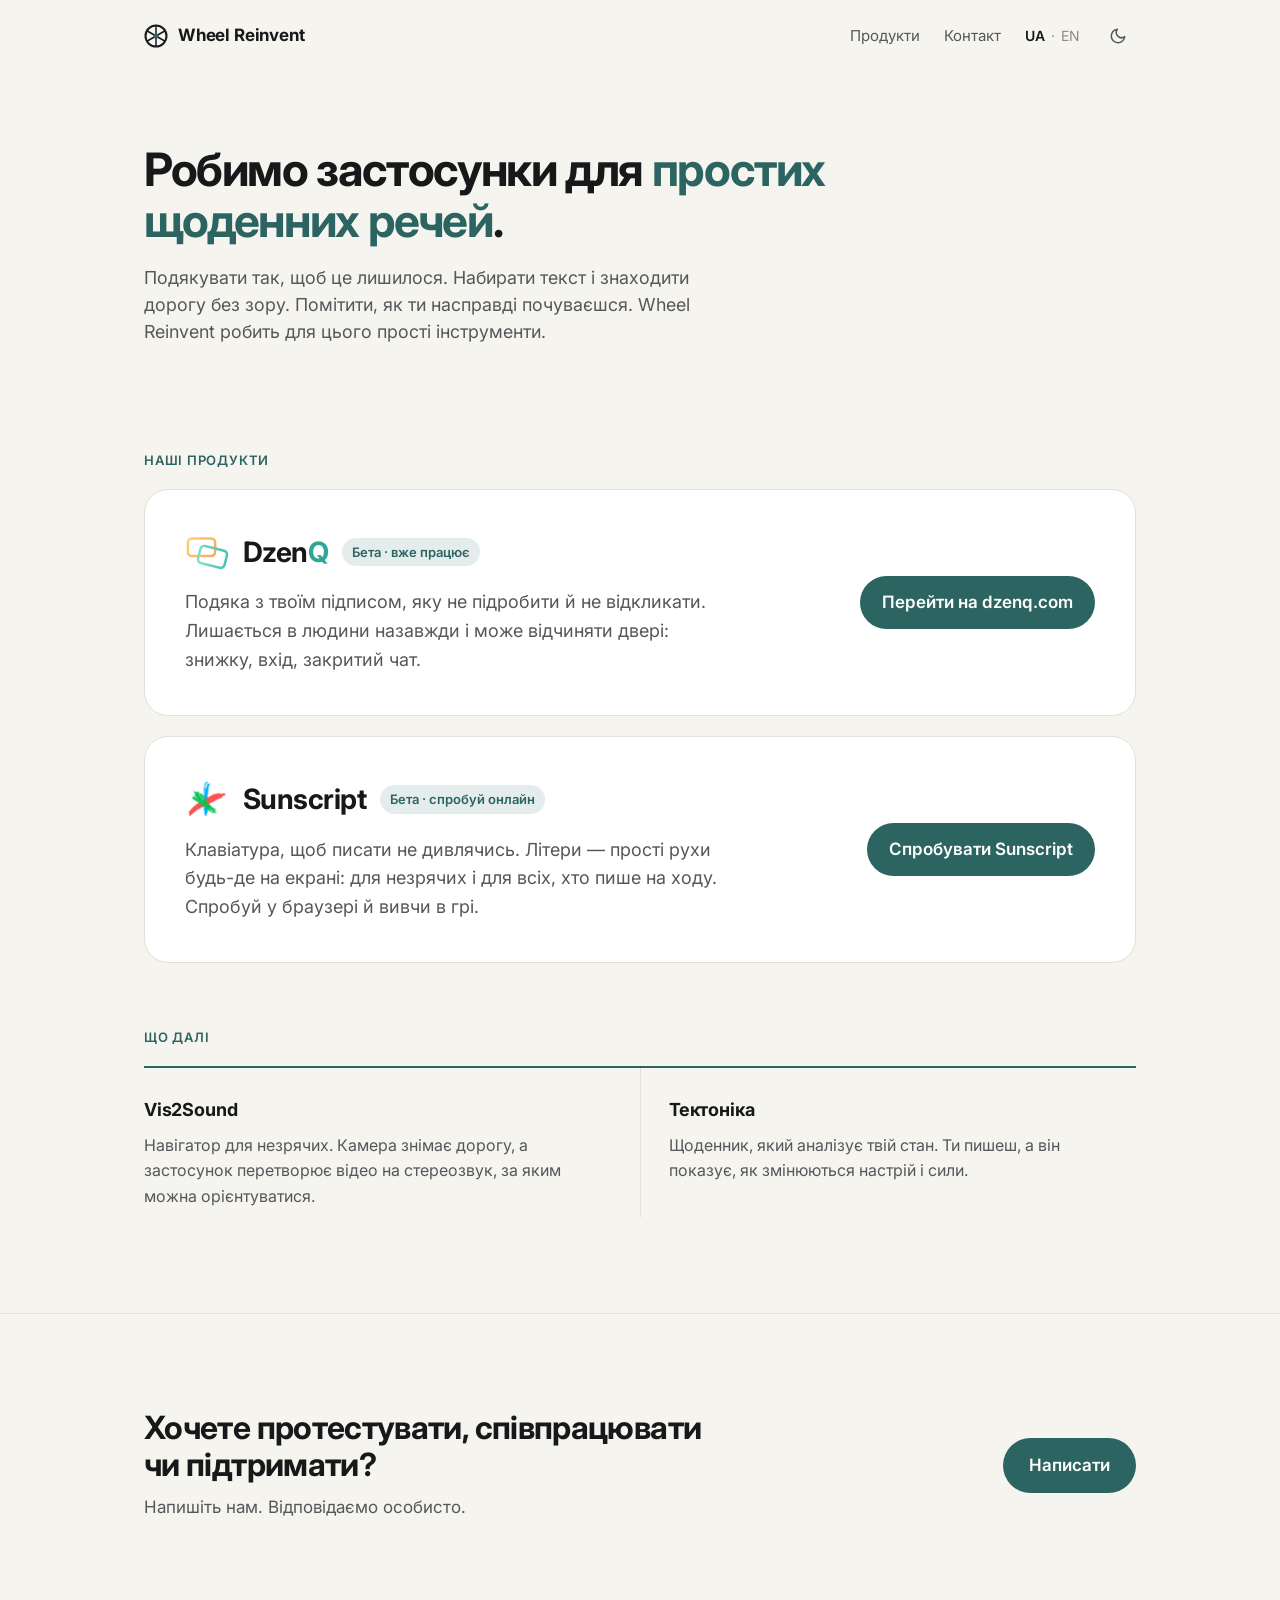
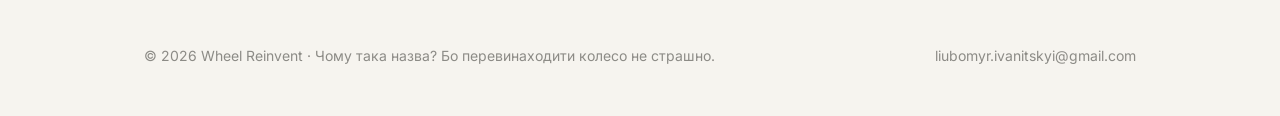
<file: uk/index.html>
<!doctype html>
<html lang="uk">
<head>
<meta charset="utf-8">
<meta name="viewport" content="width=device-width, initial-scale=1, viewport-fit=cover">
<title>Wheel Reinvent</title>
<meta name="description" content="Wheel Reinvent робить застосунки для простих щоденних речей: подякувати, набирати текст і знаходити дорогу без зору, помітити свій стан.">
<link rel="canonical" href="https://wheel-reinvent.com/uk/">
<link rel="alternate" hreflang="en" href="https://wheel-reinvent.com/">
<link rel="alternate" hreflang="uk" href="https://wheel-reinvent.com/uk/">
<meta property="og:title" content="Wheel Reinvent">
<meta property="og:description" content="Wheel Reinvent робить застосунки для простих щоденних речей: подякувати, набирати текст і знаходити дорогу без зору, помітити свій стан.">
<meta property="og:url" content="https://wheel-reinvent.com/uk/">
<meta name="theme-color" content="#F6F4EF">
<link rel="icon" href="/assets/icon.svg" type="image/svg+xml">
<link rel="preconnect" href="https://fonts.googleapis.com">
<link rel="preconnect" href="https://fonts.gstatic.com" crossorigin>
<link href="https://fonts.googleapis.com/css2?family=Inter:wght@400;600;700&display=swap" rel="stylesheet">
<link rel="stylesheet" href="/assets/site.css?v=2">
<script>document.documentElement.classList.add('js');try{if(localStorage.getItem('theme')==='dark')document.documentElement.dataset.theme='dark'}catch(e){}</script>
<script src="/assets/site.js?v=2" defer></script>
</head>
<body>

<header class="nav">
  <div class="wrap">
    <a class="brand" href="/uk/"><svg viewBox="0 0 24 24" fill="none" aria-hidden="true"><circle cx="12" cy="12" r="10.5" stroke="currentColor" stroke-width="2"/><g stroke="currentColor" stroke-width="1.5"><line x1="12.00" y1="22.50" x2="12.00" y2="1.50"/><line x1="21.09" y1="17.25" x2="2.91" y2="6.75"/><line x1="2.91" y1="17.25" x2="21.09" y2="6.75"/></g><circle cx="12" cy="12" r="2.6" style="fill:var(--accent)"/></svg>Wheel Reinvent</a>
    <nav class="links"><a href="#products">Продукти</a><a href="#contact">Контакт</a></nav>
    <div class="lang"><span class="on">UA</span><span>·</span><a href="/" hreflang="en" lang="en">EN</a></div>
    <button class="theme" type="button" aria-label="Темна тема" title="Темна тема"><svg class="moon" viewBox="0 0 24 24" fill="none" stroke="currentColor" stroke-width="2" stroke-linecap="round" stroke-linejoin="round" aria-hidden="true"><path d="M21 12.8A9 9 0 1 1 11.2 3a7 7 0 0 0 9.8 9.8z"/></svg><svg class="sun" viewBox="0 0 24 24" fill="none" stroke="currentColor" stroke-width="2" stroke-linecap="round" aria-hidden="true"><circle cx="12" cy="12" r="4"/><path d="M12 2v2M12 20v2M4.9 4.9l1.4 1.4M17.7 17.7l1.4 1.4M2 12h2M20 12h2M4.9 19.1l1.4-1.4M17.7 6.3l1.4-1.4"/></svg></button>
  </div>
</header>

<main>
  <section class="hero">
    <div class="wrap">
      <h1>Робимо застосунки для <em>простих щоденних речей</em>.</h1>
      <p class="lead">Подякувати так, щоб це лишилося. Набирати текст і знаходити дорогу без зору. Помітити, як ти насправді почуваєшся. Wheel Reinvent робить для цього прості інструменти.</p>
    </div>
  </section>

  <section class="products" id="products">
    <div class="wrap">
      <div class="label">Наші продукти</div>
      <a class="feature reveal" href="https://dzenq.com/uk/">
        <div>
          <div class="name"><svg viewBox="75 40 1000 880" fill="none" aria-hidden="true"><defs><linearGradient id="b" x1="140" y1="160" x2="760" y2="560" gradientUnits="userSpaceOnUse"><stop stop-color="#FFCF7A"/><stop offset="1" stop-color="#F6A85C"/></linearGradient><linearGradient id="f" x1="330" y1="720" x2="930" y2="540" gradientUnits="userSpaceOnUse"><stop stop-color="#86E1D0"/><stop offset="1" stop-color="#4CC3B2"/></linearGradient></defs><rect x="140" y="160" width="620" height="400" rx="90" stroke="url(#b)" stroke-width="56"/><rect x="390" y="380" width="620" height="400" rx="90" stroke="url(#f)" stroke-width="56" transform="rotate(14 700 580)"/></svg><b>Dzen<span>Q</span></b><span class="state">Бета · вже працює</span></div>
          <p>Подяка з твоїм підписом, яку не підробити й не відкликати. Лишається в людини назавжди і може відчиняти двері: знижку, вхід, закритий чат.</p>
        </div>
        <span class="go">Перейти на dzenq.com</span>
      </a>

      <a class="feature reveal" href="/sunscript/">
        <div>
          <div class="name"><img src="/sunscript/logo.jpg" alt="" width="44" height="44"><b>Sunscript</b><span class="state">Бета · спробуй онлайн</span></div>
          <p>Клавіатура, щоб писати не дивлячись. Літери — прості рухи будь-де на екрані: для незрячих і для всіх, хто пише на ходу. Спробуй у браузері й вивчи в грі.</p>
        </div>
        <span class="go">Спробувати Sunscript</span>
      </a>

      <div class="next reveal">
        <div class="label">Що далі</div>
        <div class="list">
          <div class="item"><h3>Vis2Sound</h3><p>Навігатор для незрячих. Камера знімає дорогу, а застосунок перетворює відео на стереозвук, за яким можна орієнтуватися.</p></div>
          <div class="item"><h3>Тектоніка</h3><p>Щоденник, який аналізує твій стан. Ти пишеш, а він показує, як змінюються настрій і сили.</p></div>
        </div>
      </div>
    </div>
  </section>

  <section class="contact" id="contact">
    <div class="wrap">
      <div>
        <h2>Хочете протестувати, співпрацювати чи підтримати?</h2>
        <p>Напишіть нам. Відповідаємо особисто.</p>
      </div>
      <a class="btn" href="mailto:liubomyr.ivanitskyi@gmail.com">Написати</a>
    </div>
  </section>
</main>

<footer>
  <div class="wrap">
    <span>© 2026 Wheel Reinvent · Чому така назва? Бо перевинаходити колесо не страшно.</span>
    <a href="mailto:liubomyr.ivanitskyi@gmail.com">liubomyr.ivanitskyi@gmail.com</a>
  </div>
</footer>

</body>
</html>
</file>
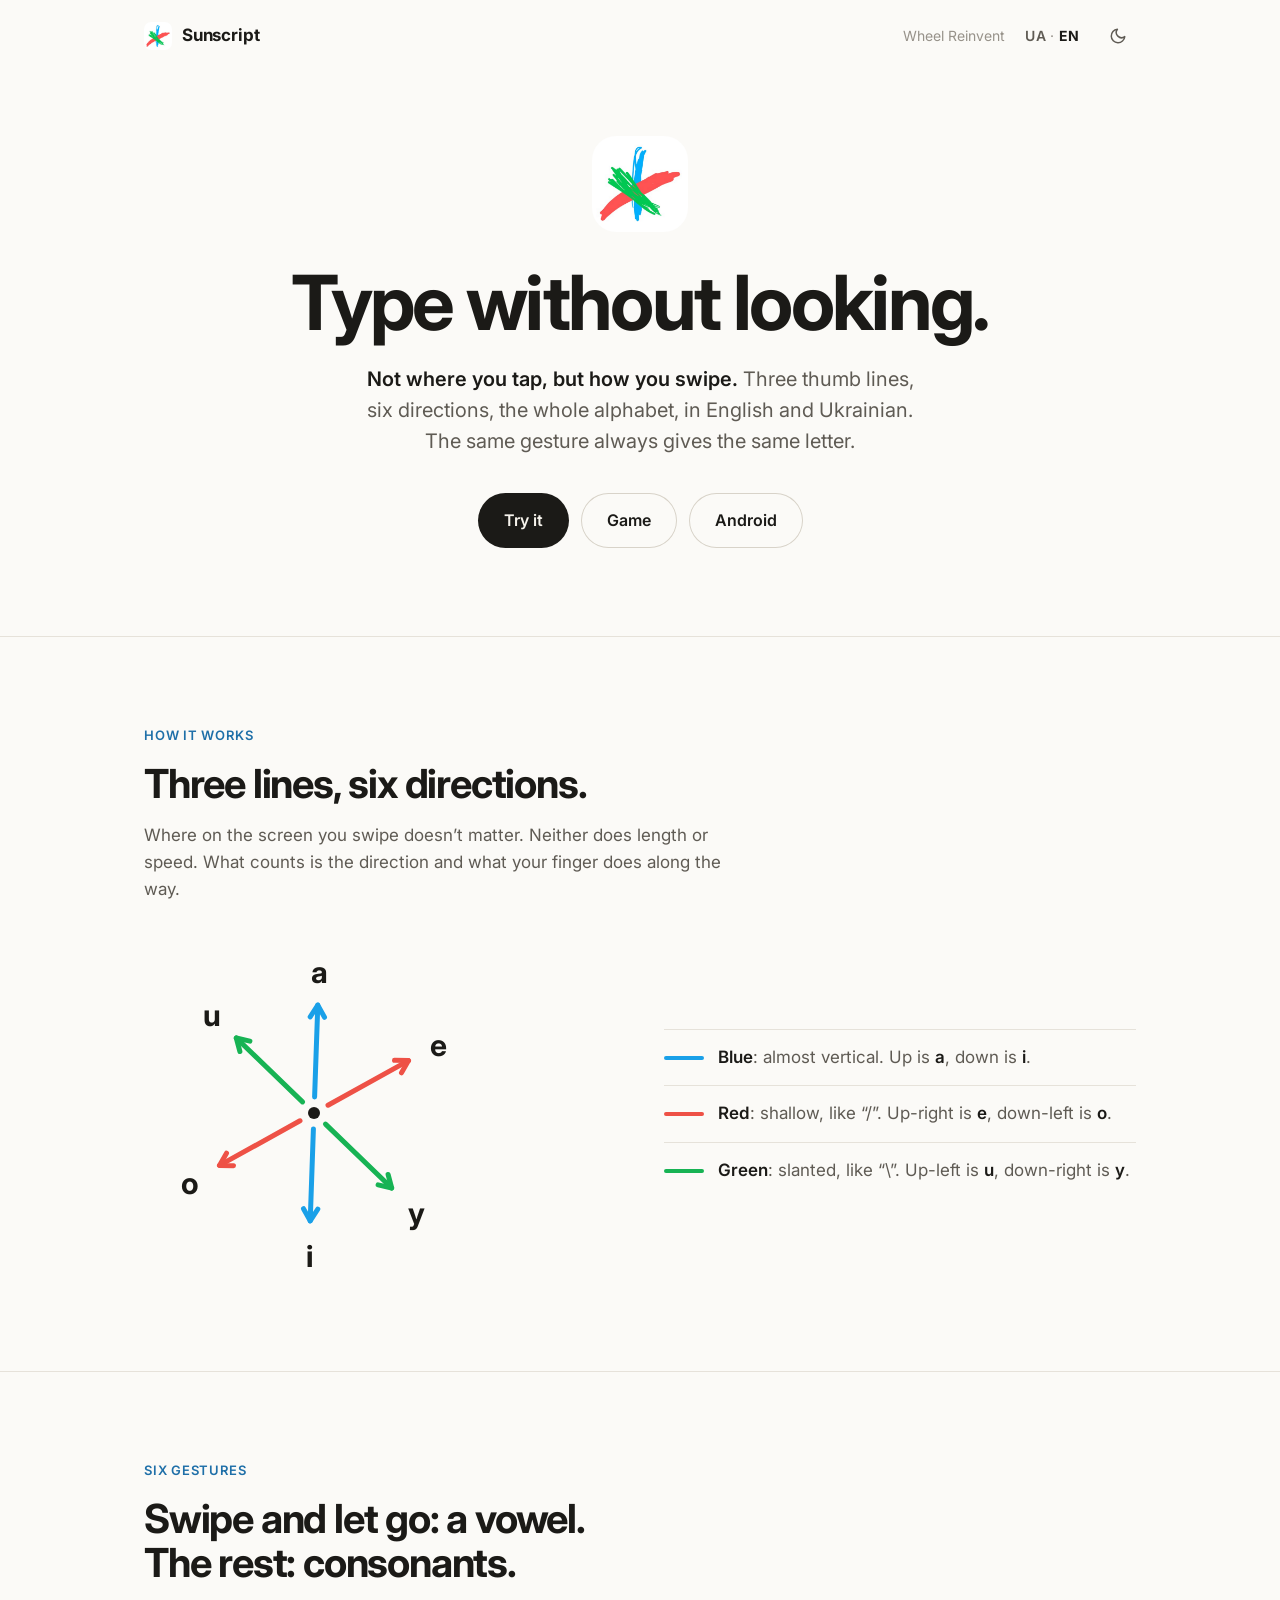
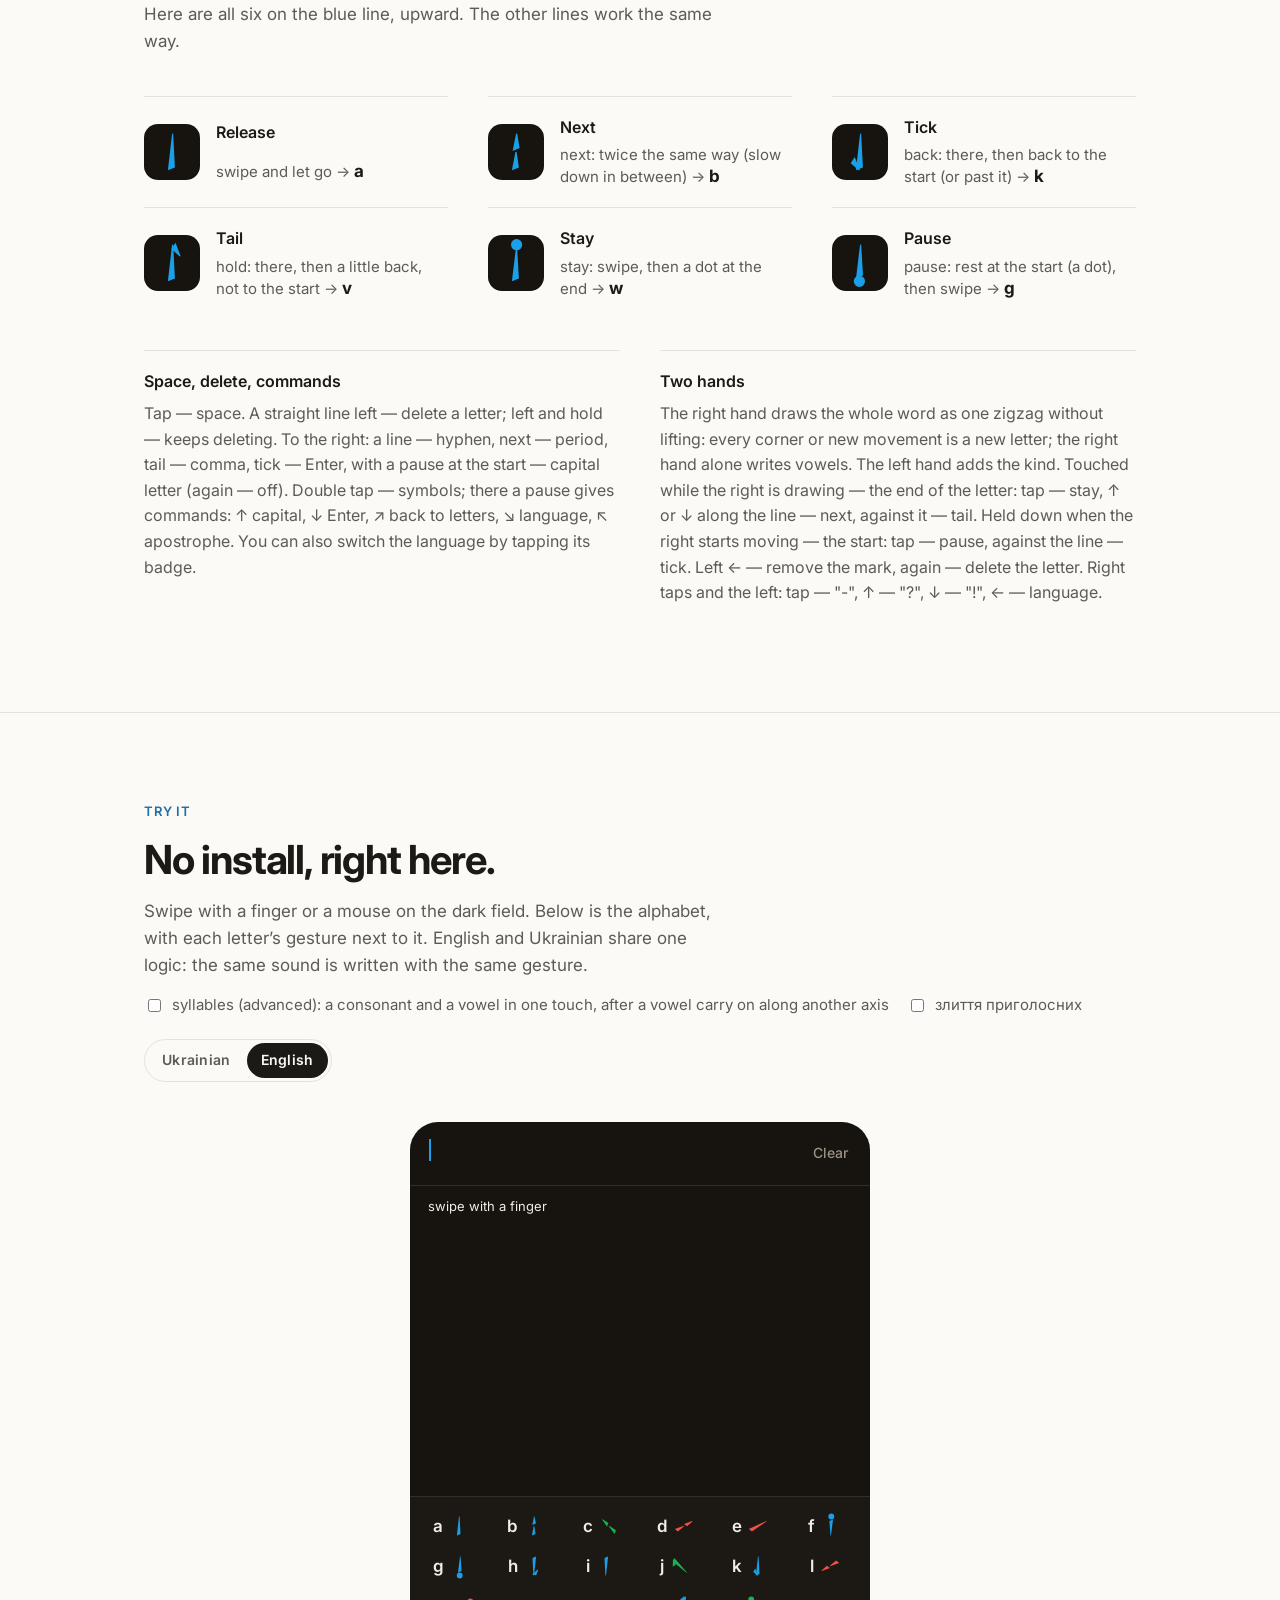
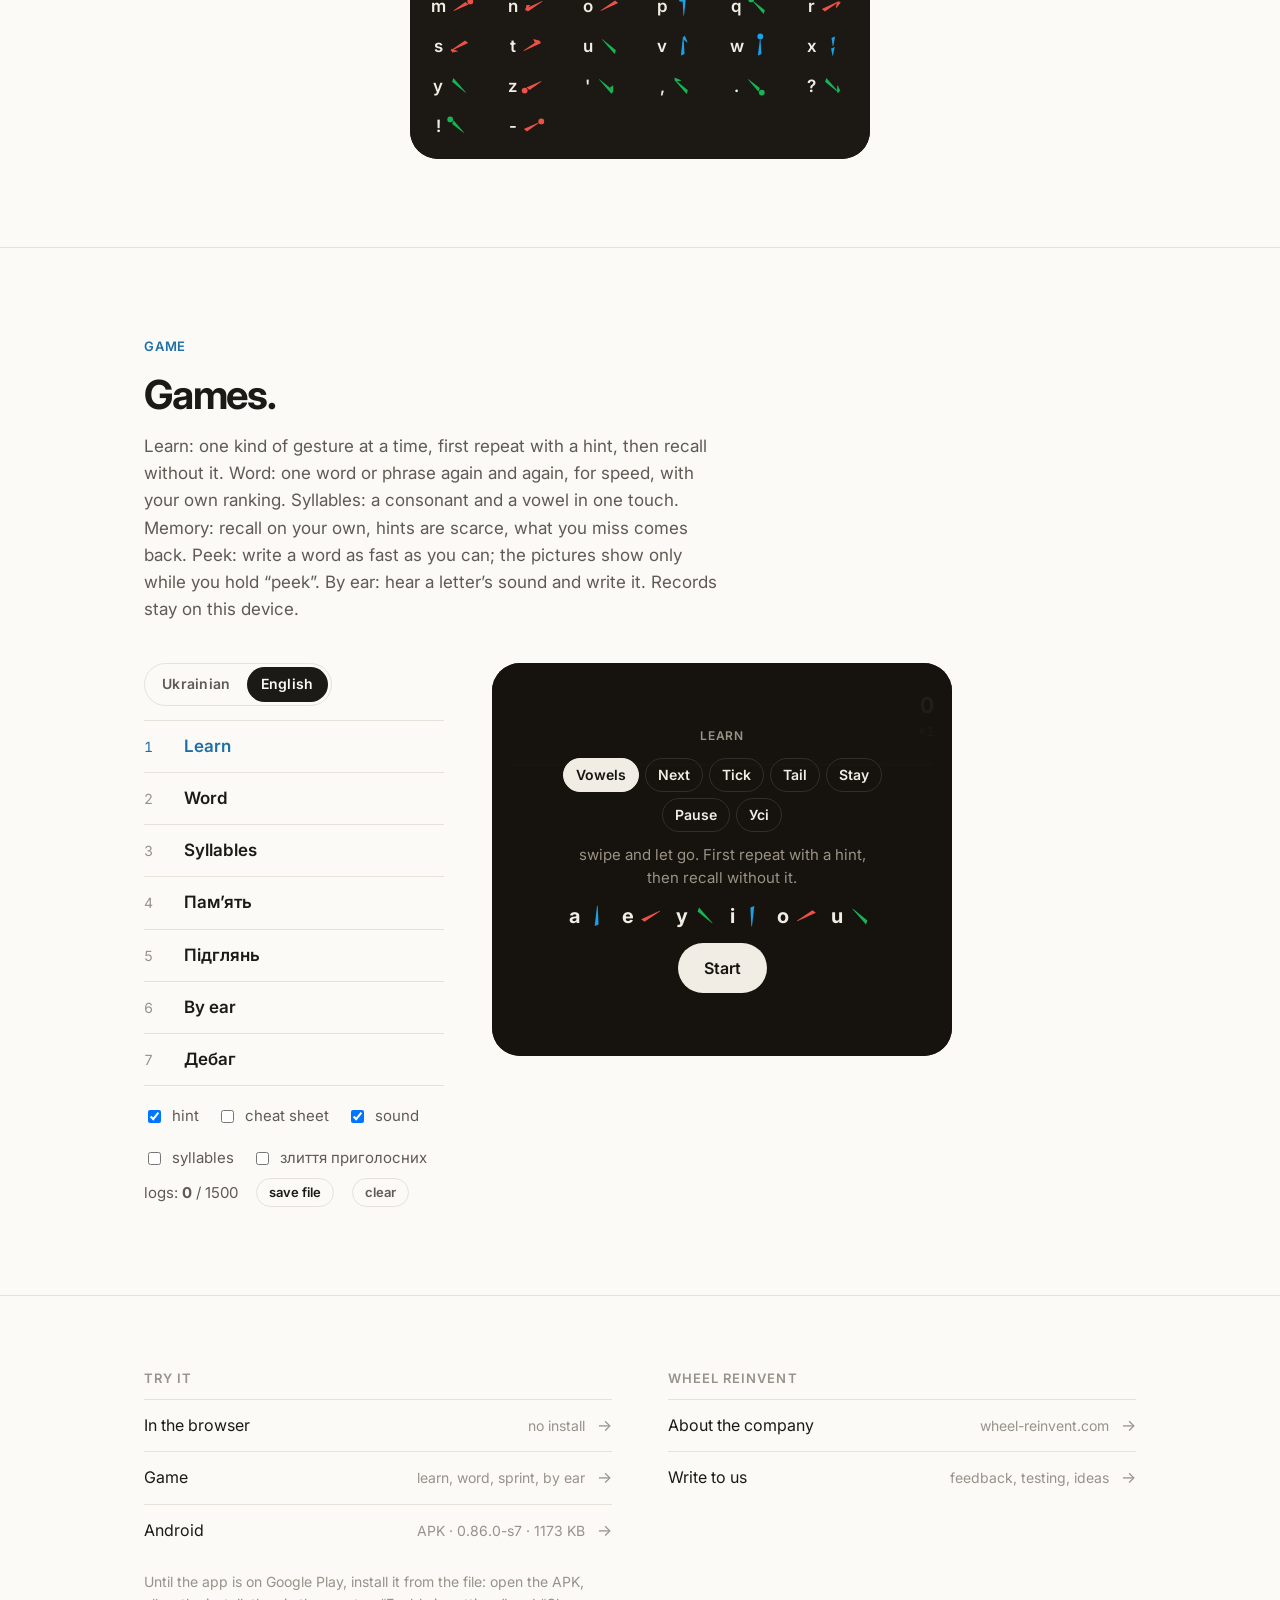
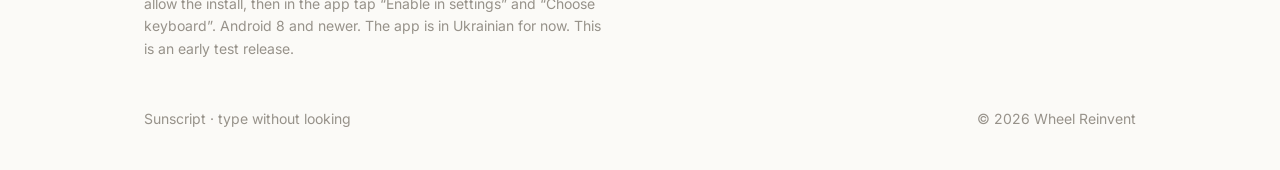
<file: sunscript/en/index.html>
<!doctype html>
<html lang="en">
<head>
<meta charset="utf-8">
<meta name="viewport" content="width=device-width, initial-scale=1, viewport-fit=cover">
<title>Sunscript</title>
<meta name="description" content="Sunscript is a keyboard for typing without looking: letters are simple swipes along three thumb lines. Try it in the browser, practise in a game, install it on Android.">
<link rel="canonical" href="https://wheel-reinvent.com/sunscript/en/">
<link rel="alternate" hreflang="uk" href="https://wheel-reinvent.com/sunscript/">
<link rel="alternate" hreflang="en" href="https://wheel-reinvent.com/sunscript/en/">
<meta property="og:title" content="Sunscript: type without looking">
<meta property="og:description" content="Not where you tap, but how you swipe. Try the keyboard in your browser and practise in a game.">
<meta property="og:url" content="https://wheel-reinvent.com/sunscript/en/">
<meta property="og:image" content="https://wheel-reinvent.com/sunscript/logo.jpg">
<meta name="theme-color" content="#FBFAF7">
<link rel="icon" href="/sunscript/logo.jpg" type="image/jpeg">
<script>try{if(localStorage.getItem('theme')==='dark')document.documentElement.dataset.theme='dark'}catch(e){}</script>
<style>:root{padding-top:env(safe-area-inset-top,0px);padding-bottom:env(safe-area-inset-bottom,0px)} body{margin:0} img{max-width:100%} [hidden]{display:none!important}</style>
<link rel="preconnect" href="https://fonts.googleapis.com">
<link rel="stylesheet" href="https://fonts.googleapis.com/css2?family=Inter:wght@400;600;700&display=swap">
<style>
/* Sunscript — сторінка в родині Wheel Reinvent і DzenQ: папір і чорнило, Inter, один акцент.
   Кольори трьох осей (з малюнка автора) — лише там, де вони щось означають: у жестах. */
:root{
  --bg:#FBFAF7; --ink:#1B1A17; --ink-2:#5F5B54; --ink-3:#97928A; --line:#E6E2DA; --ghost:#D8D3C9;
  --accent:#1E6FA8; --btn:#1B1A17; --btn-ink:#F6F3EC;
  --pad:#17140F; --padInk:#F1EDE4; --padMuted:#9A9284; --padLine:#332E26; --panel:#1C1914;
  --axB:#1AA0E8; --axR:#EE5146; --axG:#17B354; --good:#17B354; --bad:#EE5146; --gold:#E3A548;
  --sans:Inter, system-ui, -apple-system, "Segoe UI", Roboto, sans-serif;
  color-scheme:light;
}
:root[data-theme="dark"]{ --bg:#121315; --ink:#ECE8DF; --ink-2:#A9A69E; --ink-3:#7E7C76; --line:#2B2C2F; --ghost:#3A3B3F; --accent:#7FB8E0; --btn:#ECE8DF; --btn-ink:#121315; color-scheme:dark }
*,*::before,*::after{box-sizing:border-box}
html{scroll-behavior:smooth;-webkit-text-size-adjust:100%}
body{background:var(--bg);color:var(--ink);font-family:var(--sans);font-size:17px;line-height:1.6;overflow-x:hidden;transition:background .3s,color .3s}
p,h1,h2,h3{margin:0}
a{color:inherit}
.wrap{max-width:1040px;margin:0 auto;padding-left:max(24px, env(safe-area-inset-left, 0px));padding-right:max(24px, env(safe-area-inset-right, 0px))}
@media (max-width:600px){ .wrap{padding-left:max(20px, env(safe-area-inset-left, 0px));padding-right:max(20px, env(safe-area-inset-right, 0px))} }

/* Шапка */
.nav .wrap{display:flex;align-items:center;gap:16px;height:72px}
.brand{display:flex;align-items:center;gap:10px;text-decoration:none;font-weight:700;letter-spacing:-.01em;font-size:17px;margin-right:auto}
.brand img{width:28px;height:28px;border-radius:7px}
.by{font-size:14px;color:var(--ink-3);text-decoration:none}
.by:hover{color:var(--ink)}
.lng{font-size:14px;font-weight:600;color:var(--ink-2);text-decoration:none;letter-spacing:.04em;padding:6px 4px}
.lng span{color:var(--ink-3);font-weight:400;margin:0 4px}.lng b{color:var(--ink)}
@media (hover:hover){ .lng:hover{color:var(--accent)} }
.theme{width:36px;height:36px;border-radius:50%;border:0;background:transparent;color:var(--ink-2);display:inline-flex;align-items:center;justify-content:center;cursor:pointer}
.theme svg{width:18px;height:18px}
.theme .sun{display:none}
:root[data-theme="dark"] .theme .sun{display:block}
:root[data-theme="dark"] .theme .moon{display:none}
@media (hover:hover){ .theme:hover{color:var(--ink);background:var(--line)} }

/* Перший екран */
.hero{padding:64px 0 88px;text-align:center}
.hero .mark{width:96px;height:96px;border-radius:24px;margin:0 auto 32px;display:block}
:root[data-theme="dark"] .hero .mark{box-shadow:0 0 0 1px var(--line)}
.hero h1{font-size:clamp(40px,6.4vw,76px);line-height:1.02;letter-spacing:-.035em;font-weight:700;text-wrap:balance}
.hero p{margin:22px auto 0;color:var(--ink-2);font-size:clamp(17px,1.7vw,20px);max-width:28em;line-height:1.55}
.hero p b{color:var(--ink);font-weight:600}
.btns{display:flex;gap:12px;flex-wrap:wrap;justify-content:center;margin-top:36px}
.btn{display:inline-flex;align-items:center;padding:15px 26px;border-radius:999px;background:var(--btn);color:var(--btn-ink);font-weight:600;text-decoration:none;font-size:16px;border:0;cursor:pointer;font-family:inherit;transition:transform .15s}
.btn:hover{transform:translateY(-1px)}
.btn.ghost{background:none;color:var(--ink);box-shadow:inset 0 0 0 1px var(--ghost)}
.btn:focus-visible,.lvl:focus-visible,.theme:focus-visible{outline:2px solid var(--accent);outline-offset:3px}

/* Розділи */
section.part{padding:88px 0;border-top:1px solid var(--line)}
.label{font-size:13px;font-weight:600;letter-spacing:.06em;text-transform:uppercase;color:var(--accent);margin-bottom:16px}
.part h2{font-size:clamp(28px,3.4vw,40px);line-height:1.1;letter-spacing:-.03em;font-weight:700;max-width:18em;text-wrap:balance}
.part .lead{margin-top:16px;color:var(--ink-2);max-width:34em}

.axes{display:grid;grid-template-columns:minmax(0,1fr) minmax(0,1fr);gap:48px;align-items:center;margin-top:40px}
.axes svg{width:100%;max-width:340px;justify-self:center;display:block}
.axes dl{margin:0;display:grid;gap:0}
.axes dl>div{display:grid;grid-template-columns:40px 1fr;gap:14px;padding:14px 0;border-top:1px solid var(--line)}
.axes dt{margin:0}.axes dd{margin:0;color:var(--ink-2)}.axes dd b{color:var(--ink);font-weight:600}
.sw{display:block;width:40px;height:4px;border-radius:2px;margin-top:12px}
@media (max-width:760px){ .axes{grid-template-columns:1fr;gap:24px} }

.kinds{display:grid;grid-template-columns:repeat(3,minmax(0,1fr));gap:0 40px;margin-top:40px}
.kind{display:grid;grid-template-columns:56px 1fr;gap:4px 16px;align-items:center;padding:18px 0;border-top:1px solid var(--line)}
.kind .g{grid-row:span 2;width:56px;height:56px;border-radius:14px;background:var(--pad);display:grid;place-items:center}
.kind h3{font-size:16px;font-weight:600}
.kind .ex{color:var(--ink-2);font-size:15px;line-height:1.4}
.kind .ex b{color:var(--ink);font-weight:700;font-size:17px}
@media (max-width:860px){ .kinds{grid-template-columns:repeat(2,minmax(0,1fr))} }
@media (max-width:540px){ .kinds{grid-template-columns:1fr} }
.pair{display:grid;grid-template-columns:1fr 1fr;gap:0 40px;margin-top:32px}
.pair>div{padding:18px 0;border-top:1px solid var(--line);min-width:0}
.pair h3{font-size:16px;font-weight:600;margin-bottom:6px}
.pair p{color:var(--ink-2);font-size:16px}
@media (max-width:700px){ .pair{grid-template-columns:1fr} }

/* Пристрій: темна площадка, як сама клавіатура */
.device{background:var(--pad);color:var(--padInk);border-radius:28px;overflow:hidden;margin:40px auto 0;max-width:460px}
.screen{padding:16px 18px;min-height:64px;border-bottom:1px solid var(--padLine);display:flex;gap:10px;align-items:flex-start}
.screen .txt{flex:1;min-width:0;font-size:20px;line-height:1.35;font-weight:500;word-break:break-word;white-space:pre-wrap}
.screen .txt::after{content:'';display:inline-block;width:2px;height:1.1em;background:var(--axB);vertical-align:-3px;margin-left:1px;animation:blink 1s steps(1) infinite}
@keyframes blink{50%{opacity:0}}
.screen .sbtn{flex:none;border:0;background:transparent;color:var(--padMuted);font:500 14px var(--sans);padding:6px 4px;cursor:pointer}
.screen .sbtn:hover{color:var(--padInk)}
.status{display:flex;justify-content:space-between;gap:8px;padding:10px 18px 0;font-size:13px;color:var(--padMuted);min-height:30px}
.status .res{color:var(--padInk)}
.status .svc{color:var(--gold)}
.padzone{position:relative;touch-action:none;user-select:none;-webkit-user-select:none}
.padzone canvas{display:block;width:100%;height:100%}
.sandbox .padzone{height:280px}
.cheat{display:grid;grid-template-columns:repeat(6,minmax(0,1fr));gap:2px 0;padding:10px 6px 14px;background:var(--panel);border-top:1px solid var(--padLine)}
.cheat .c{cursor:pointer;border-radius:10px;-webkit-tap-highlight-color:transparent}
.cheat .c:active{background:rgba(255,255,255,.1)}
.cheat .c{display:flex;align-items:center;justify-content:center;gap:2px;height:38px;font-weight:600;font-size:17px;color:var(--padInk)}
.cheat.cmds{grid-template-columns:1fr 1fr}
.cheat.chains{display:flex;flex-wrap:wrap;justify-content:center;gap:6px 14px}
.cheat .c.chainc{height:auto;padding:4px 8px;gap:8px}
.cheat .c.wsc{flex-direction:column;height:auto;gap:4px;padding:6px 4px;min-width:58px;border:1px solid var(--padLine);border-radius:12px}
.cheat .c.wsc .q{display:grid;place-items:center;width:52px;height:52px;font:800 28px var(--sans);color:var(--padMuted)}
.cheat .cmdh{grid-column:1/-1;text-align:center;color:var(--gold);font-weight:600;font-size:14px;padding:4px 0 6px}
.cheat .c.cmd{justify-content:flex-start;gap:10px;padding-left:18px;font-size:16px}
.cheat .c.hit{background:rgba(255,255,255,.07);border-radius:10px}

/* Гра */
.game-grid{display:grid;grid-template-columns:minmax(0,300px) minmax(0,1fr);gap:48px;align-items:start;margin-top:40px}
.game-grid .device{margin:0}
@media (max-width:860px){ .game-grid{grid-template-columns:1fr;gap:28px} .game-grid .device{margin:0 auto;width:100%} }
.levels{display:grid;margin:0}
.lvl{appearance:none;border:0;border-top:1px solid var(--line);background:none;color:var(--ink);font:inherit;text-align:left;display:grid;grid-template-columns:28px 1fr auto;gap:2px 12px;align-items:baseline;padding:12px 0;cursor:pointer}
.lvl:last-child{border-bottom:1px solid var(--line)}
.lvl .n{color:var(--ink-3);font-size:14px;font-variant-numeric:tabular-nums}
.lvl b{font-weight:600}
.lvl .stars{color:var(--gold);letter-spacing:2px;font-size:14px;min-width:3.6em;text-align:right}
.lvl .rec{grid-column:2 / 4;color:var(--ink-3);font-size:13px;font-variant-numeric:tabular-nums}
.lvl[aria-pressed="true"] b{color:var(--accent)}
.lvl[aria-pressed="true"] .n{color:var(--accent)}
.lvl:disabled{cursor:not-allowed;color:var(--ink-3)}
@media (hover:hover){ .lvl:not(:disabled):hover b{color:var(--accent)} }
.game .stage{display:grid;grid-template-columns:auto 1fr auto;align-items:center;gap:14px;padding:18px 18px 6px}
.game .word{font-weight:700;font-size:clamp(34px,7vw,48px);line-height:1;letter-spacing:.01em;text-align:center;min-width:0;word-break:break-word}
.game .word span{color:var(--padMuted)}
.game .word span.done{color:var(--good)}
.game .word span.cur{color:var(--padInk);text-decoration:underline;text-decoration-thickness:3px;text-underline-offset:8px}
.game .word.long{font-size:clamp(22px,4.6vw,30px);line-height:1.35}
.game .word span.cut{color:var(--padMuted);opacity:.55;font-weight:300;margin:0 .06em}
.game .word span.sp{opacity:.45;font-weight:400}
.game .word .wsrow{display:flex;flex-wrap:wrap;justify-content:center;gap:6px}
.game .word .wst{display:flex;flex-direction:column;align-items:center;gap:2px;padding:4px 2px;min-width:44px;border:1px solid var(--padLine);border-radius:10px;font-size:20px;line-height:1.1}
.game .word .wst b{color:var(--padInk);font-weight:700}
.game .word .wst.hit{background:rgba(255,255,255,.07)} .game .word .wst.hit b{color:var(--good)}
.game .word .wst.cur{border-color:var(--padInk)}
.game .word .wst .q{display:grid;place-items:center;width:40px;height:40px;font:800 24px var(--sans);color:var(--padMuted)}
.game .word .wst .pk{position:relative;width:40px;height:40px}
.game .word .wst .pk>*{position:absolute;inset:0}
.game .word .wst .pk .pic{opacity:0;transition:opacity 1s ease-in}
.game .word .wst .pk .q{opacity:1;transition:opacity 1s ease-in}
.game .word .wsrow.peek .wst .pk .pic,.game .word .wst.hit .pk .pic{opacity:1;transition:none}
.game .word .wsrow.peek .wst .pk .q,.game .word .wst.hit .pk .q{opacity:0;transition:none}
.game .hint.peekbtn{cursor:pointer;touch-action:none;user-select:none;-webkit-user-select:none;border:1px solid var(--padLine)}
.game .hint.peekbtn.on{background:#2a251d}
.game .hint.wide{width:auto;min-width:68px;padding:0 6px}
.game .hint{width:68px;height:68px;border-radius:16px;background:#0F0D0A;display:grid;place-items:center;transition:opacity .2s}
.game .score{font-size:13px;line-height:1.5;color:var(--padMuted);text-align:right;font-variant-numeric:tabular-nums}
.game .score b{font-size:22px;color:var(--padInk)}
.game .bar{height:3px;background:var(--padLine);margin:8px 18px 0;border-radius:2px;overflow:hidden}
.game .bar i{display:block;height:100%;width:0;background:var(--axB);transition:width .25s}
.game .padzone{height:260px}
.game .fb{position:absolute;left:0;right:0;top:12px;text-align:center;font-weight:700;font-size:18px;pointer-events:none;opacity:0;transition:opacity .25s}
.game .fb.show{opacity:1}
.shake{animation:shake .32s}
@keyframes shake{20%{transform:translateX(-8px)}40%{transform:translateX(7px)}60%{transform:translateX(-5px)}80%{transform:translateX(3px)}}
.over{position:absolute;inset:0;background:rgba(23,20,15,.95);display:grid;place-items:center;text-align:center;padding:24px;overflow-y:auto;place-items:safe center}
.over[hidden]{display:none}
.over .card{display:grid;gap:12px;justify-items:center;max-width:320px}
.over .card input{font:inherit;font-size:17px;width:100%;box-sizing:border-box;padding:12px 16px;border-radius:12px;border:1px solid var(--padLine);background:transparent;color:var(--padInk);text-align:center}
.chips{gap:6px!important;flex-wrap:wrap;justify-content:center}
.nextw.chip{color:var(--padInk);border-color:var(--padLine);font-size:14px;padding:5px 12px}
.nextw.chip.on{background:var(--padInk);color:var(--pad);border-color:var(--padInk)}
.nextw{font:inherit;font-size:13px;font-weight:600;color:var(--padInk);background:none;border:1px solid var(--padLine);border-radius:999px;padding:3px 12px;cursor:pointer}
.reps{display:flex;gap:6px;flex-wrap:wrap;justify-content:center;padding:6px 18px 0;font-size:13px;color:var(--padMuted);min-height:22px}
.reps .wsbig{width:100%;text-align:center;font:800 48px/1.1 var(--sans);color:var(--padInk);font-variant-numeric:tabular-nums}
.reps .wsbig.ok{color:var(--good)} .reps .wsbig.bad{color:var(--bad)} .reps .wsbig.rec{color:var(--gold)}
.reps .wstop{width:100%;display:flex;justify-content:center;gap:14px;flex-wrap:wrap;font-size:15px;font-variant-numeric:tabular-nums}
.reps .wstop b{color:var(--gold)}
.reps .wsbl{width:100%;text-align:center;font-size:15px;color:var(--padMuted)}
.reps .wsbase{width:100%;display:flex;flex-direction:column;gap:8px;align-items:center;font-size:15px;color:var(--padInk);text-align:center}
.reps .wsbase input{width:100%;max-width:320px;font:600 22px var(--sans);padding:10px 14px;border-radius:12px;border:1px solid var(--padLine);background:#0F0D0A;color:var(--padInk);text-align:center}
.reps .wsrecl{width:100%;text-align:center;font:800 20px var(--sans);color:var(--gold);letter-spacing:.04em}
.reps b{color:var(--good);font-weight:600}
.over .eyebrow{font-size:12px;font-weight:600;letter-spacing:.08em;text-transform:uppercase;color:var(--padMuted)}
.over h3{font-size:24px;letter-spacing:-.02em}
.over .big{font-size:36px;color:var(--gold);letter-spacing:6px}
.over p{color:var(--padMuted);font-size:15px;line-height:1.5}
.over .row{display:flex;gap:10px;flex-wrap:wrap;justify-content:center}
.over .btn{background:var(--padInk);color:var(--pad)}
.over .btn.ghost{background:none;color:var(--padInk);box-shadow:inset 0 0 0 1px #4A4438}
.gamebox{position:relative}
.opts{display:flex;gap:18px;flex-wrap:wrap;margin-top:18px;color:var(--ink-2);font-size:15px}
.opts label{display:flex;gap:8px;align-items:center;cursor:pointer}
.seg{display:inline-flex;gap:2px;padding:3px;border:1px solid var(--line);border-radius:999px;margin-top:22px}
.seg button{font:inherit;font-size:14px;font-weight:600;letter-spacing:.02em;border:0;background:transparent;color:var(--ink-2);padding:6px 14px;border-radius:999px;cursor:pointer}
.seg button[aria-pressed="true"]{background:var(--ink);color:var(--bg)}
.game-grid .seg{margin-top:0;margin-bottom:14px}
@media (prefers-reduced-motion:reduce){ html{scroll-behavior:auto} .shake{animation:none} .screen .txt::after{animation:none} .btn{transition:none} }

/* Унизу, тихо: посилання */
.more{border-top:1px solid var(--line);padding:72px 0 40px}
.more .cols{display:grid;grid-template-columns:1fr 1fr;gap:0 56px}
.more h3{font-size:13px;font-weight:600;letter-spacing:.08em;text-transform:uppercase;color:var(--ink-3);padding-bottom:10px}
.more ul{list-style:none;margin:0;padding:0}
.more li a{display:flex;align-items:baseline;gap:12px;padding:13px 0;border-top:1px solid var(--line);text-decoration:none;font-size:16px}
.more li a span{margin-left:auto;color:var(--ink-3);font-size:14px;text-align:right}
.more li a::after{content:"→";color:var(--ink-3)}
@media (hover:hover){ .more li a:hover,.more li a:hover::after{color:var(--accent)} }
.more .fine{margin-top:14px;color:var(--ink-3);font-size:14px;max-width:34em}
.foot{margin-top:48px;display:flex;justify-content:space-between;gap:16px;flex-wrap:wrap;font-size:14px;color:var(--ink-3)}
.foot a{text-decoration:none}.foot a:hover{color:var(--ink)}
@media (max-width:720px){ .more .cols{grid-template-columns:1fr;gap:36px} }
</style>

</head>
<body>
<header class="nav"><div class="wrap">
  <a class="brand" href="#top"><img src="/sunscript/logo.jpg" alt="">Sunscript</a>
  <a class="by" href="/">Wheel Reinvent</a>
  <a class="lng" href="/sunscript/" hreflang="uk" lang="uk">UA<span>·</span><b>EN</b></a>
  <button class="theme" type="button" aria-label="Dark mode" title="Dark mode"><svg class="moon" viewBox="0 0 24 24" fill="none" stroke="currentColor" stroke-width="2" stroke-linecap="round" stroke-linejoin="round" aria-hidden="true"><path d="M21 12.8A9 9 0 1 1 11.2 3a7 7 0 0 0 9.8 9.8z"/></svg><svg class="sun" viewBox="0 0 24 24" fill="none" stroke="currentColor" stroke-width="2" stroke-linecap="round" aria-hidden="true"><circle cx="12" cy="12" r="4"/><path d="M12 2v2M12 20v2M4.9 4.9l1.4 1.4M17.7 17.7l1.4 1.4M2 12h2M20 12h2M4.9 19.1l1.4-1.4M17.7 6.3l1.4-1.4"/></svg></button>
</div></header>

<main id="top">
  <section class="hero"><div class="wrap">
    <img class="mark" src="/sunscript/logo.jpg" alt="The three lines a thumb draws most easily">
    <h1>Type without looking.</h1>
    <p><b>Not where you tap, but how you swipe.</b> Three thumb lines, six directions, the whole alphabet, in English and Ukrainian. The same gesture always gives the same letter.</p>
    <div class="btns"><a class="btn" href="#try">Try it</a><a class="btn ghost" href="#game">Game</a><a class="btn ghost" href="/sunscript/sunscript.apk">Android</a></div>
  </div></section>

  <section class="part" id="how"><div class="wrap">
    <div class="label">How it works</div>
    <h2>Three lines, six directions.</h2>
    <p class="lead">Where on the screen you swipe doesn’t matter. Neither does length or speed. What counts is the direction and what your finger does along the way.</p>
    <div class="axes">
      <div id="starSvg"></div>
      <dl>
        <div><dt><span class="sw" style="background:var(--axB)"></span></dt><dd><b>Blue</b>: almost vertical. Up is <b>a</b>, down is <b>i</b>.</dd></div>
        <div><dt><span class="sw" style="background:var(--axR)"></span></dt><dd><b>Red</b>: shallow, like “/”. Up-right is <b>e</b>, down-left is <b>o</b>.</dd></div>
        <div><dt><span class="sw" style="background:var(--axG)"></span></dt><dd><b>Green</b>: slanted, like “\”. Up-left is <b>u</b>, down-right is <b>y</b>.</dd></div>
      </dl>
    </div>
  </div></section>

  <section class="part"><div class="wrap">
    <div class="label">Six gestures</div>
    <h2>Swipe and let go: a vowel. The rest: consonants.</h2>
    <p class="lead">Here are all six on the blue line, upward. The other lines work the same way.</p>
    <div class="kinds" id="kinds"></div>
    <div class="pair">
      <div><h3>Space, delete, commands</h3><p>Tap — space. A straight line left — delete a letter; left and hold — keeps deleting. To the right: a line — hyphen, next — period, tail — comma, tick — Enter, with a pause at the start — capital letter (again — off). Double tap — symbols; there a pause gives commands: ↑ capital, ↓ Enter, ↗ back to letters, ↘ language, ↖ apostrophe. You can also switch the language by tapping its badge.</p></div>
      <div><h3>Two hands</h3><p>The right hand draws the whole word as one zigzag without lifting: every corner or new movement is a new letter; the right hand alone writes vowels. The left hand adds the kind. Touched while the right is drawing — the end of the letter: tap — stay, ↑ or ↓ along the line — next, against it — tail. Held down when the right starts moving — the start: tap — pause, against the line — tick. Left ← — remove the mark, again — delete the letter. Right taps and the left: tap — "-", ↑ — "?", ↓ — "!", ← — language.</p></div>
    </div>
  </div></section>

  <section class="part" id="try"><div class="wrap">
    <div class="label">Try it</div>
    <h2>No install, right here.</h2>
    <p class="lead">Swipe with a finger or a mouse on the dark field. Below is the alphabet, with each letter’s gesture next to it. English and Ukrainian share one logic: the same sound is written with the same gesture.</p>
    <div class="opts" style="margin-top:14px"><label title="a consonant and a vowel in one touch"><input type="checkbox" class="optChain"> syllables (advanced): a consonant and a vowel in one touch, after a vowel carry on along another axis</label><label title="дві приголосні поспіль одним дотиком"><input type="checkbox" class="optClust"> злиття приголосних</label></div>
    <div class="seg kbsw" role="group" aria-label="Keyboard language"><button type="button" data-kb="uk">Ukrainian</button><button type="button" data-kb="en">English</button></div>
    <div class="device sandbox">
      <div class="screen"><div class="txt" id="sbText"></div><button class="sbtn" type="button" id="sbClear">Clear</button></div>
      <div class="status"><span class="res" id="sbRes">swipe with a finger</span><span class="svc" id="sbSvc"></span></div>
      <div class="padzone" id="sbPad"><canvas></canvas></div>
      <div class="cheat" id="sbCheat"></div>
    </div>
  </div></section>

  <section class="part" id="game"><div class="wrap">
    <div class="label">Game</div>
    <h2>Games.</h2>
    <p class="lead">Learn: one kind of gesture at a time, first repeat with a hint, then recall without it. Word: one word or phrase again and again, for speed, with your own ranking. Syllables: a consonant and a vowel in one touch. Memory: recall on your own, hints are scarce, what you miss comes back. Peek: write a word as fast as you can; the pictures show only while you hold “peek”. By ear: hear a letter’s sound and write it. Records stay on this device.</p>
    <div class="game-grid">
      <div>
        <div class="seg kbsw" role="group" aria-label="Game language"><button type="button" data-kb="uk">Ukrainian</button><button type="button" data-kb="en">English</button></div>
        <div class="levels" id="levels"></div>
        <div class="opts"><label><input type="checkbox" id="optHint" checked> hint</label><label><input type="checkbox" id="optCheat"> cheat sheet</label><label><input type="checkbox" id="optSound"> sound</label><label title="a consonant and a vowel in one touch"><input type="checkbox" class="optChain"> syllables</label><label title="дві приголосні поспіль одним дотиком"><input type="checkbox" class="optClust"> злиття приголосних</label></div>
      </div>
      <div>
        <div class="device game gamebox" id="gameBox">
          <div class="stage">
            <div class="hint" id="gHint" aria-label="hint"></div>
            <div class="word" id="gWord" aria-live="polite"></div>
            <div class="score"><b id="gScore">0</b><br><span id="gCombo">×1</span></div>
          </div>
          <div class="bar"><i id="gBar"></i></div>
          <div class="status"><span class="res" id="gRes">&nbsp;</span><span id="gCount"></span></div>
          <div class="reps" id="gReps" hidden></div>
          <div class="padzone" id="gPad"><canvas></canvas><div class="fb" id="gFb"></div></div>
          <div class="over" id="gOver"><div class="card" id="gOverCard"></div></div>
        </div>
        <div class="device" id="gCheatWrap" hidden style="margin-top:12px"><div class="cheat" id="gCheat"></div></div>
      </div>
    </div>
  </div></section>
</main>

<footer class="more" id="get"><div class="wrap">
  <div class="cols">
    <div>
      <h3>Try it</h3>
      <ul>
        <li><a href="#try">In the browser<span>no install</span></a></li>
        <li><a href="#game">Game<span>learn, word, sprint, by ear</span></a></li>
        <li><a href="/sunscript/sunscript.apk">Android<span>APK · 0.86.0-s7 · 1173 KB</span></a></li>
      </ul>
      <p class="fine">Until the app is on Google Play, install it from the file: open the APK, allow the install, then in the app tap “Enable in settings” and “Choose keyboard”. Android 8 and newer. The app is in Ukrainian for now. This is an early test release.</p>
    </div>
    <div>
      <h3>Wheel Reinvent</h3>
      <ul>
        <li><a href="/">About the company<span>wheel-reinvent.com</span></a></li>
        <li><a href="mailto:liubomyr.ivanitskyi@gmail.com?subject=Sunscript">Write to us<span>feedback, testing, ideas</span></a></li>
      </ul>
    </div>
  </div>
  <div class="foot"><span>Sunscript · type without looking</span><span>© 2026 Wheel Reinvent</span></div>
</div></footer>

<script>
try{ if(localStorage.getItem('theme')==='dark') document.documentElement.dataset.theme='dark'; }catch(e){}
document.querySelector('.theme').addEventListener('click',function(){
  var dark=document.documentElement.dataset.theme!=='dark';
  if(dark) document.documentElement.dataset.theme='dark'; else delete document.documentElement.dataset.theme;
  try{ localStorage.setItem('theme', dark?'dark':'light'); }catch(e){}
});
</script>
<script id="engine">
// ── Розпізнавач зірки (той самий, що в клавіатурі; паритет перевірено на записаних штрихах) ──
var CFG={axRed:29, axBlue:88, axGreen:136, axTol:25, dipPct:35, edgePct:12, endPct:100, starPause:65, padThr:100, delSwipe:160, delTol:12, backPct:12, dblMs:300, cmdHoldMs:300, cmdLongMs:500, repStartMs:250, repEveryMs:150};
var DIRS=['U','NE','SE','D','SW','NW'];
var OPP={U:'D',D:'U',NE:'SW',SW:'NE',NW:'SE',SE:'NW'};
var ARROW={U:'↑',NE:'↗',SE:'↘',D:'↓',SW:'↙',NW:'↖'};
function starAngles(){ var r=CFG.axRed,b=CFG.axBlue,g=CFG.axGreen; return {NE:r,SW:r+180,U:b,D:b+180,NW:g,SE:g+180}; }
function angOf(dx,dy){ var a=Math.atan2(-dy,dx)*180/Math.PI; return (a+360)%360; }
function angDist(a,b){ var d=Math.abs(a-b)%360; return d>180?360-d:d; }
function nearestDir(dx,dy){ var A=starAngles(), a=angOf(dx,dy), best=null, bd=999;
  DIRS.forEach(function(k){ var d=angDist(a,A[k]); if(d<bd){bd=d;best=k;} }); return {dir:best, off:bd, ang:a}; }
function starSegs(P){
  var steps=[], anc=0;
  for(var i=1;i<P.length;i++){ var dx=P[i].x-P[anc].x, dy=P[i].y-P[anc].y; if(Math.hypot(dx,dy)<16) continue; steps.push({d:nearestDir(dx,dy).dir,i0:anc,i1:i}); anc=i; }
  function runs(a){ var r=[]; a.forEach(function(x){ var l=r[r.length-1]; if(l&&l.d===x.d){ l.n+=x.n||1; l.i1=x.i1; } else r.push({d:x.d,n:x.n||1,i0:x.i0,i1:x.i1}); }); return r; }
  var r=runs(steps);
  if(r.length>1&&steps.length>=3){ var keep=r.filter(function(x){return x.n>1;}); if(keep.length) r=runs(keep); }
  var merged=[];
  r.forEach(function(x){ var l=merged[merged.length-1]; if(l&&x.d!==OPP[l.d]){ l.i1=x.i1; l.n+=x.n; } else merged.push({d:x.d,n:x.n,i0:x.i0,i1:x.i1}); });
  return merged.map(function(x){ var nd=nearestDir(P[x.i1].x-P[x.i0].x, P[x.i1].y-P[x.i0].y); return {d:nd.dir, off:nd.off, ang:nd.ang}; });
}
function analyze(P){
  var p0=P[0], pN=P[P.length-1], dist=Math.hypot(pN.x-p0.x,pN.y-p0.y);
  var cum=[0]; for(var q=1;q<P.length;q++) cum.push(cum[q-1]+Math.hypot(P[q].x-P[q-1].x,P[q].y-P[q-1].y));
  var path=cum[P.length-1], far=0; P.forEach(function(q){ far=Math.max(far,Math.hypot(q.x-p0.x,q.y-p0.y)); });
  var retPct= far>0?(far-dist)/far*100:0, dur=pN.t-p0.t;
  function lowIdx(t){ var lo=0; while(lo<P.length-1&&P[lo+1].t<=t) lo++; return lo; }
  function distAt(t){ var lo=lowIdx(t); if(lo>=P.length-1) return cum[P.length-1]; var a0=P[lo].t,a1=P[lo+1].t; return a1>a0? cum[lo]+(cum[lo+1]-cum[lo])*(t-a0)/(a1-a0) : cum[lo]; }
  function posAt(t){ var lo=lowIdx(t); if(lo>=P.length-1) return [pN.x,pN.y]; var a0=P[lo].t,a1=P[lo+1].t,f=a1>a0?(t-a0)/(a1-a0):0; return [P[lo].x+(P[lo+1].x-P[lo].x)*f, P[lo].y+(P[lo+1].y-P[lo].y)*f]; }
  var bins=[];
  for(var tt=p0.t; tt<pN.t; tt+=16){ var ta=Math.max(p0.t,tt-16), tb=Math.min(pN.t,tt+32), A=posAt(ta), B=posAt(tb); bins.push(Math.hypot(B[0]-A[0],B[1]-A[1])/Math.max(1,tb-ta)*1000); }
  var sm=bins.map(function(v,i){ var a=i>0?bins[i-1]:v, c=i<bins.length-1?bins[i+1]:v; return (a+v+c)/3; });
  var peak=sm.length?Math.max.apply(null,sm):0, thr=peak*CFG.dipPct/100, edge=peak*CFG.edgePct/100;
  var sIdx=sm.findIndex(function(v){return v>edge;}), eIdx=-1; for(var z=sm.length-1;z>=0;z--){ if(sm[z]>edge){eIdx=z;break;} }
  if(sIdx<0){ sIdx=0; eIdx=Math.max(0,sm.length-1); }
  // Старт: поки палець не вийшов з кола R від точки дотику — це ще стояння (палець, притискаючись, з'їжджає на кілька px).
  // Рух почався тоді, коли вийшов з кола, мінус час пройти R на піковій швидкості.
  var R=Math.max(16,0.15*far), tl=null; for(var q2=0;q2<P.length;q2++){ if(Math.hypot(P[q2].x-p0.x,P[q2].y-p0.y)>R){ tl=P[q2].t-p0.t; break; } }
  if(tl!==null && peak>0){ var sd2=tl-R/peak*1000; if(sd2>sIdx*16) sIdx=Math.min(Math.max(sIdx,Math.floor(sd2/16)),Math.max(sIdx,eIdx)); }
  var startDwell=Math.min(dur,sIdx*16), endDwell=Math.max(0,dur-(eIdx+1)*16), moveMs=Math.max(16,dur-startDwell-endDwell);
  var dips=[];
  if(sm.length){ var t0=p0.t+startDwell, t1=pN.t-endDwell, dTotal=Math.max(1,distAt(t1)-distAt(t0)), inDip=false, dStart=0;
    for(var i2=sIdx;i2<=eIdx;i2++){ var low=sm[i2]<thr; if(low&&!inDip){inDip=true;dStart=i2;}
      if((!low||i2===eIdx)&&inDip){ inDip=false; var before=distAt(p0.t+dStart*16)-distAt(t0), after=distAt(t1)-distAt(p0.t+i2*16);
        if(before>dTotal*0.2&&after>dTotal*0.2) dips.push(before/dTotal); } } }
  var wMax=0; P.forEach(function(q){ if(q.w>wMax) wMax=q.w; });
  return {dist:dist,path:path,dur:dur,startDwell:startDwell,startPct:startDwell/moveMs*100,endPct:endDwell/moveMs*100,retPct:retPct,dips:dips,wMax:wMax,star:starSegs(P)};
}
function isLeft(ang){ var A=starAngles(), dl=angDist(ang,180); return DIRS.every(function(k){ return dl<angDist(ang,A[k]); }); }
// Результат: 'tap' | '?' | {d, k}; k: '' відпустити, '>' далі, '<' назад, 'H' потримати, '*' подушкою, 'P' пауза
function classify(a){
  if(a.dist<12&&a.path<40) return 'tap';
  var segs=a.star; if(!segs.length) return 'tap';
  var f=segs[0];
  // Подушка — один такт і короткий перекат: напрям береться найближчий, навіть поза допуском осі (за логом автора: w, я).
  if(a.wMax>=CFG.padThr && f.off>CFG.axTol && a.startPct<CFG.starPause) return {d:f.d,k:'*'};
  if(f.off>CFG.axTol) return '?';
  if(a.startPct>=CFG.starPause) return {d:f.d,k:'P'};
  if(a.wMax>=CFG.padThr) return {d:f.d,k:'*'};
  var k='';
  if(segs.length>=2){ if(segs[1].d===OPP[f.d]) k='<'; else return '?'; }
  else if(a.retPct>=CFG.backPct) k='<';
  else if(a.dips.length>=1) k='>';
  else if(a.endPct>=CFG.endPct) k='H';
  return {d:f.d,k:k};
}
// ── Ланцюжки (адванс-режим): кілька літер одним дотиком ──
// Літера живе на одній осі й має не більше двох нот (такт). Різкий злам на іншу вісь — нова літера; на тій самій осі —
// жадібно: літера бере дві ноти, якщо може (↑↓↑↓ = п п). Стоп на зміні осі — подих, нічого не значить; «пауза» — лише
// першої літери дотику, «потримати» — лише останньої (посередині — відривай). Подушка — лише окремим дотиком.
// Якщо вийшла одна літера — береться звичайний розпізнавач, тож одиночні літери не міняються.
var CHAIN={on:false, turn:55, win:18, step:6, minSeg:12, stopMin:64, sameAxisHold:99, startPauseMin:100, endHoldMin:180, still:70, snapAmb:10}; // кути в градусах, відстані в px (dp), час у мс
try{ CHAIN.on=localStorage.getItem('sunscript-syl')==='1'; LEN.clusters=localStorage.getItem('sunscript-clusters')==='1'; }catch(e){}   // на сайті адванс-режим тепер — склади (sylParse)
// Рух трохи поза віссю, але явно ближчий до однієї осі, ніж до сусідньої (запас ≥ snapAmb°), — береться найближча вісь,
// а не ламає весь ланцюжок (лог автора 23.10: «ніч» ×3, «річк», «шко»).
function ambOf(a){ var A=starAngles(), ds=DIRS.map(function(k){ return angDist(a,A[k]); }).sort(function(x,y){return x-y;}); return ds[1]-ds[0]; }
// Ноти одного дотику: рухи {m,d,ms,len,off}, провали {dip} і стопи {s,ms,pos} — спільне для ланцюжків і складів.
// anyW — склади: дотик трохи ширший за поріг подушки ще можна (палець, що постояв на паузі, розпластується до ~100–105 —
// лог «фо» 23.10); справжні подушки здебільшого ширші за 110 і мають дрібні «хвостики», які інакше читалися б складом.
function touchNotes(P,anyW){
  if(P.length<4) return null;
  var p0=P[0], pN=P[P.length-1], dur=pN.t-p0.t; if(dur<=0) return null;
  var wMax=0; P.forEach(function(q){ if(q.w>wMax) wMax=q.w; }); if(wMax>=(anyW? CFG.padThr+SYL.wideOk : CFG.padThr)) return null;
  function lowIdx(t){ var lo=0; while(lo<P.length-1&&P[lo+1].t<=t) lo++; return lo; }
  function posAt(t){ var lo=lowIdx(t); if(lo>=P.length-1) return [pN.x,pN.y]; var a0=P[lo].t,a1=P[lo+1].t,f=a1>a0?(t-a0)/(a1-a0):0; return [P[lo].x+(P[lo+1].x-P[lo].x)*f, P[lo].y+(P[lo+1].y-P[lo].y)*f]; }
  var bins=[]; for(var tt=p0.t; tt<pN.t; tt+=16){ var ta=Math.max(p0.t,tt-16), tb=Math.min(pN.t,tt+32), A=posAt(ta), B=posAt(tb); bins.push(Math.hypot(B[0]-A[0],B[1]-A[1])/Math.max(1,tb-ta)*1000); }
  var sm=bins.map(function(v,i){ var a=i>0?bins[i-1]:v, c=i<bins.length-1?bins[i+1]:v; return (a+v+c)/3; });
  var peak=Math.max.apply(null,sm.concat([0])); if(peak<=0) return null;
  var lowThr=peak*CFG.dipPct/100;
  // відрізки часу: рух (high) і повільно (low)
  var runs=[]; sm.forEach(function(v,i){ var lo=v<lowThr, l=runs[runs.length-1]; if(l&&l.low===lo) l.i1=i; else runs.push({low:lo,i0:i,i1:i}); });
  // Повільний, але помітний рух — теж нота: усередині повільного відрізка ділимо на «стоїть» (< still) і «повзе»;
  // те, що проповзло ≥ minSeg, — рух (лог автора 23.10: друге ↑ у «б» — 20–25 px за 0,2–0,4 с, нижче порогу від швидкого «о»).
  var mr=[]; runs.forEach(function(r){ if(!r.low){ var lh=mr[mr.length-1]; if(lh&&!lh.low) lh.i1=r.i1; else mr.push({low:false,i0:r.i0,i1:r.i1}); return; }
    var sub=[]; for(var i=r.i0;i<=r.i1;i++){ var st=sm[i]<CHAIN.still, l=sub[sub.length-1]; if(l&&l.st===st) l.i1=i; else sub.push({st:st,i0:i,i1:i}); }
    sub.forEach(function(q){ var mv=false; if(!q.st){ var A=posAt(p0.t+q.i0*16), B=posAt(Math.min(pN.t,p0.t+(q.i1+1)*16)); mv=Math.hypot(B[0]-A[0],B[1]-A[1])>=CHAIN.minSeg; }
      var l=mr[mr.length-1], lo=!mv, add=q.st?(q.i1-q.i0+1)*16:0; if(l&&l.low===lo){ l.i1=q.i1; if(lo) l.still=(l.still||0)+add; } else mr.push({low:lo,i0:q.i0,i1:q.i1,still:lo?add:0}); }); });
  runs=mr;
  var toks=[]; // {m:true,d,ms,len} | {s:true,ms} | {dip:true}
  runs.forEach(function(r,ri){ var t0=p0.t+r.i0*16, t1=Math.min(pN.t,p0.t+(r.i1+1)*16), ms=t1-t0;
    if(r.low){ toks.push({low:true,ms:ms,still:r.still||0,first:ri===0,last:ri===runs.length-1}); return; }   // still — скільки палець справді стояв (< still дп/с)
    // рух: ділимо по різких зламах (крива дуга — один рух)
    var pts=P.filter(function(q){ return q.t>=t0-16&&q.t<=t1+16; }); if(pts.length<2) return;
    var rs=[pts[0]], acc=0; for(var i=1;i<pts.length;i++){ var a=rs[rs.length-1], b=pts[i], d=Math.hypot(b.x-a.x,b.y-a.y); if(d>=CHAIN.step){ rs.push(b); } }
    var k=Math.max(1,Math.round(CHAIN.win/CHAIN.step)), cuts=[];
    for(var j=k;j<rs.length-k;j++){ var a1=angOf(rs[j].x-rs[j-k].x, rs[j].y-rs[j-k].y), a2=angOf(rs[j+k].x-rs[j].x, rs[j+k].y-rs[j].y), tr=angDist(a1,a2);
      if(tr>=CHAIN.turn){ var c=cuts[cuts.length-1]; if(c&&j-c.j<=k){ if(tr>c.tr){ c.j=j; c.tr=tr; } } else cuts.push({j:j,tr:tr}); } }
    var idx=[0].concat(cuts.map(function(c){return c.j;})).concat([rs.length-1]);
    for(var u=0;u<idx.length-1;u++){ var A=rs[idx[u]], B=rs[idx[u+1]], len=Math.hypot(B.x-A.x,B.y-A.y); if(len<CHAIN.minSeg) continue;
      var nd=nearestDir(B.x-A.x,B.y-A.y), m={m:true,d:nd.dir,off:(nd.off>CFG.axTol&&ambOf(nd.ang)>=CHAIN.snapAmb?0:nd.off),ms:Math.max(16,B.t-A.t),len:len};
      var l=toks[toks.length-1]; if(l&&l.m&&l.d===m.d){ l.ms+=m.ms; l.len+=m.len; } else toks.push(m); } });
  // повільні відрізки між рухами: провал «далі» (той самий напрям) або стоп
  var notes=[]; toks.forEach(function(t,i){ if(!t.low){ notes.push(t); return; }
    var prev=null, next=null; for(var a=i-1;a>=0;a--) if(toks[a].m){ prev=toks[a]; break; } for(var b=i+1;b<toks.length;b++) if(toks[b].m){ next=toks[b]; break; }
    if(!prev&&next) notes.push({s:true,ms:t.ms,still:t.still,pos:'start'});
    else if(prev&&!next) notes.push({s:true,ms:t.ms,still:t.still,pos:'end'});
    else if(prev&&next){ if(prev.d===next.d && t.ms<prev.ms) notes.push({dip:true}); else if(t.ms>=CHAIN.stopMin) notes.push({s:true,ms:t.ms,still:t.still,pos:'mid'}); } });
  return notes;
}
function chainParse(P){
  var notes=touchNotes(P); if(!notes) return null;
  // зливаємо однакові рухи без провалу між ними
  var N=[]; notes.forEach(function(n){ var l=N[N.length-1]; if(n.m&&l&&l.m&&l.d===n.d){ l.ms+=n.ms; l.len+=n.len; } else N.push(n); });
  if(N.filter(function(n){return n.m;}).some(function(n){ return n.off>CFG.axTol; })) return null;
  // жадібний розбір у такти
  var out=[], i=0, pendingPause=false;
  while(i<N.length){ var n=N[i];
    if(n.s){ // стоп: на старті дотику (довший за дотик-«посадку») — пауза першої літери; посередині на зміні осі — це просто
      // подих між літерами (за логом автора 23.10: стоїть 100–250 мс між літерами), нічого не значить; у кінці — нижче.
      var nx=N[i+1]; if(nx&&nx.m && n.pos==='start' && n.ms>=CHAIN.startPauseMin && n.ms>=nx.ms*CFG.starPause/100) pendingPause=true; i++; continue; }
    if(n.dip){ i++; continue; }
    if(!n.m){ i++; continue; }
    var L={d:n.d,k:''};
    if(pendingPause){ out.push({d:n.d,k:'P'}); pendingPause=false; i++; continue; }
    var a=N[i+1], b=N[i+2];
    // Стоп на розвороті тією ж віссю — це ще та сама літера («назад»/«далі»), якщо він не надто довгий для «потримати».
    if(a&&a.s&&b&&b.m&&(b.d===OPP[n.d]||b.d===n.d) && a.ms<n.ms*CHAIN.sameAxisHold){ L.k= b.d===n.d?'>':'<'; i+=3; }
    else if(a&&a.dip&&b&&b.m&&b.d===n.d){ L.k='>'; i+=3; }
    else if(a&&a.m&&a.d===OPP[n.d]){ L.k='<'; i+=2; }
    else if(a&&a.s&&a.pos==='end'&&a.ms>=n.ms*CFG.endPct/100&&a.ms>=CHAIN.endHoldMin){ L.k='H'; i+=2; }   // «потримати» — лише в кінці дотику
    else i+=1;
    out.push(L); }
  return out.length?out:null;
}
// ── Склади (адванс-режим, ідея автора 23.10): приголосна й голосна одним дотиком ──
// Граєш ноти рівно: голосна — одна доля (провів), приголосна — дві (далі ♪♪, назад ♪♪, потримати ♪𝄾, пауза 𝄾♪).
// Три долі в дотику — це склад: перші дві — приголосна, остання — голосна. Та сама вісь дозволена: довгий рух
// розміром у дві долі — це дві ноти (т+о = ↗ ↙↙, д+о = ↗↗ ↙). Долю міряємо в самому дотику (середня тривалість ноти).
// Одна чи дві долі — звичайна літера, її розпізнає звичайний розпізнавач.
// Пороги підібрано на синтетичних рівних складах (±20%: ~95%) і реальних одиночних літерах (зайвий склад ~2,7%).
// Лог автора 23.10 (0.19.0): ноти він грає окремо, зі стопом між кожною (стоп 100–300 мс при нотах 70–200 мс) — тож стоп
// посередині дотику — це розділення нот, а не тиша-доля. Тиша-доля посередині («потримати» перед голосною) — лише коли без неї
// не складається (во = ↑ · ↙) або стоп довгий (≥ artMax долі); на старті — пауза, якщо стоп ≥ restMin долі.
var SYL={restMin:0.72, holdMin:0.85, slack:0.72, artMax:4, holdArt:2.3, holdArtOpp:1.4, restBias:0.15, offTol:30, maxCost:1.0, prefer:0.2, maxItems:7, wideOk:10, useStill:true, stillOpp:0.6, stillSame:1.2};
function sylItems(P){
  var notes=touchNotes(P,true); if(!notes) return null; var it=[], dip=false;   // подушка в склад не входить: два різні рухи — уже не подушка
  notes.forEach(function(n){ var l=it[it.length-1];
    if(n.m){ if(l&&l.mv&&l.d===n.d){ l.ms+=n.ms; l.len+=n.len; if(dip) l.minN++; } else it.push({mv:true,d:n.d,ms:n.ms,len:n.len,minN:1,off:n.off}); dip=false; }
    else if(n.dip){ dip=true; }
    else if(n.s){ it.push({rest:true,ms:n.ms,still:n.still||0,pos:n.pos}); dip=false; } });
  // замах на початку складу (↗ коротко, ↙ довго, …) = пауза першої приголосної: перший рух стає тишею на старті
  var mv0=it.filter(function(x){ return x.mv; }); if(mv0.length>=2 && zamahMoves(mv0) && it.indexOf(mv0[0])<=1){ var i0=it.indexOf(mv0[0]); it.splice(0,i0+1,{rest:true,ms:1e5,still:1e5,pos:'start'}); }
  if(it.some(function(x){ return x.mv&&x.off>SYL.offTol; })) return null;   // у складі — найближча вісь, трохи ширше за звичайний допуск (лог: «о» після «б» з'їжджає до ↓ на 26–29°)
  return it;
}
// Усі способи розкласти рухи й стопи на долі (рух — 1..3 долі, не менше, ніж провалів+1; стоп — 0 або 1), з ціною нерівності.
function sylFits(it,total){
  var res=[], n=new Array(it.length);
  (function go(i,sum){ if(sum>total) return;
    if(i===it.length){ if(sum!==total) return; var mb=0, mm=0; it.forEach(function(x,j){ if(x.mv){ mb+=n[j]; mm+=x.ms; } }); if(!mb) return;
      var b=mm/mb, cost=0, seq=[], ok=true;
      it.forEach(function(x,j){ var k=n[j];
        if(x.mv){ var e=(x.ms-k*b)/(k*b); cost+=e*e; for(var q=0;q<k;q++) seq.push(x.d); }
        // «Потримати» перед голосною в протилежний бік (ле, ві, га): автор грає вальсом «раз‑два‑три» — тиша ≈ нота; одиночне
        // «назад» (н, т, к) у нього має стоп на розвороті ≤ ~1,1 ноти — тож тут поріг нижчий (holdArtOpp), ніж для «далі».
        var hA=SYL.holdArt; if(!x.mv&&x.pos==='mid'){ var pv=it[j-1], nx=it[j+1]; if(pv&&nx&&pv.mv&&nx.mv&&nx.d===OPP[pv.d]) hA=SYL.holdArtOpp; }
        // Тиша посередині — за тим, скільки палець СПРАВДІ стояв (а не «повільніше за 35% піку»): у «назад» на розвороті
        // палець майже ніколи не стоїть (0 у ~90% випадків автора), у «потримати» стоїть від пів ноти (автор 23.10: «рух — нуль — рух»).
        var pv2=it[j-1], nx2=it[j+1], axisN= !x.mv && x.pos==='mid' && pv2&&nx2&&pv2.mv&&nx2.mv && (nx2.d===pv2.d||nx2.d===OPP[pv2.d]);   // лише коли сусіди на одній осі — інакше вирішує граматика
        if(axisN && SYL.useStill){ var same= nx2.d===pv2.d, thr=(same?SYL.stillSame:SYL.stillOpp)*b;
          if(k===1){ if(x.still<thr*0.5) ok=false; else if(x.still<thr) cost+=SYL.restBias; seq.push('R'); }
          else { if(x.still>=thr) cost+=2*SYL.restBias; if(x.ms>SYL.artMax*b){ var e5=(x.ms-SYL.artMax*b)/b; cost+=2*e5*e5; } }
          return; }
        if(x.mv){}
        else if(k===1){ if(x.ms<SYL.restMin*b) ok=false; else if(x.pos==='mid'&&x.ms<hA*b) cost+=SYL.restBias; else if(x.ms<SYL.holdMin*b){ var e2=(SYL.holdMin*b-x.ms)/b; cost+=4*e2*e2; } seq.push('R'); }
        else if(x.pos==='mid'){ if(x.ms>=hA*b) cost+=2*SYL.restBias; if(x.ms>SYL.artMax*b){ var e4=(x.ms-SYL.artMax*b)/b; cost+=2*e4*e4; } }   // довгий стоп (≥ holdArt долі) — скоріше «потримати» (лог 0.19.1: ві, га — 2,4–4 долі; розділення нот — до ~2)
        else if(x.ms>SYL.slack*b){ var e3=(x.ms-SYL.slack*b)/b; cost+=2*e3*e3; } });
      if(ok) res.push({seq:seq,cost:cost,b:b}); return; }
    var x=it[i]; if(x.mv){ for(var k=x.minN;k<=3;k++){ n[i]=k; go(i+1,sum+k); } } else { n[i]=0; go(i+1,sum); n[i]=1; go(i+1,sum+1); } })(0,0);
  return res;
}
function sylCons(a,b){ if(a==='R'&&b!=='R') return {d:b,k:'P'}; if(a==='R') return null; if(b==='R') return {d:a,k:'H'}; if(b===a) return {d:a,k:'>'}; if(b===OPP[a]) return {d:a,k:'<'}; return null; }
function sylParse(P,layer){
  if(LEN.on) return lenSyl(P);
  var it=sylItems(P); if(!it||it.length>SYL.maxItems) return null;
  if(it.filter(function(x){ return x.mv; }).length<2 && !it.some(function(x){ return x.rest&&x.pos==='mid'; })) return null;  // один рух — звичайна літера
  var L=LAY[layer||'uk'], best=null, single=Infinity, one=null, oneCost=Infinity, vowelCost=Infinity;
  function has(r){ var c=L[r.d].split(' ')[KINDS.indexOf(r.k)]; return c&&c!=='·'; }
  sylFits(it,3).forEach(function(f){ var s=f.seq; if(s[2]==='R') return; var c=sylCons(s[0],s[1]); if(!c||!has(c)) return;
    if(!best||f.cost<best.cost) best={cost:f.cost,b:f.b,out:[c,{d:s[2],k:''}]}; });
  sylFits(it,2).forEach(function(f){ var c=sylCons(f.seq[0],f.seq[1]); if(c&&has(c)){ single=Math.min(single,f.cost); if(f.cost<oneCost){ oneCost=f.cost; one=c; } } });
  sylFits(it,1).forEach(function(f){ if(f.seq[0]!=='R'){ single=Math.min(single,f.cost); vowelCost=Math.min(vowelCost,f.cost); } });
  if(best&&best.cost<=SYL.maxCost&&best.cost+SYL.prefer<single) return best.out;
  // Приголосна, зіграна окремими нотами зі стопом між ними (ч = ↘ · ↘): звичайний розпізнавач бачить тут не провал, а стоп.
  var mvs=it.filter(function(x){ return x.mv; }).length;
  var wMx=0; P.forEach(function(q){ if(q.w>wMx) wMx=q.w; });
  if(one && mvs>=2 && wMx<CFG.padThr && oneCost<=SYL.maxCost && oneCost<vowelCost) return [one];   // одиночна приголосна — лише не широким дотиком
  return null;
}
// ── Замах (автор 23.10: «хочу дати раду паузам»): пауза — це не лише постояти на старті, а й короткий рух НАЗАД перед
// основним: ↗ коротко, ↙ довго = «р». Відносна довжина в межах одного жесту: основний рух ≥ ZM.ratio × замаху. У «назад»
// навпаки — спершу довгий, повернення ≤ ~1,5× (97% автора). На 1513 записаних жестах помилкових замахів — 0.
var ZM={min:18, ratio:2.5};
function zamahMoves(m){ return m.length>=2 && m[1].d===OPP[m[0].d] && m[0].len>=ZM.min && m[1].len>=ZM.ratio*m[0].len && m[1].off<=CFG.axTol; }
function zamahOf(P){ var n=touchNotes(P,true); if(!n) return null; var m=n.filter(function(x){ return x.m; }); if(m.length!==2||!zamahMoves(m)) return null; return {d:m[1].d,k:'P'}; }
// ── Довжини (автор 23.10, 0.30): вид жесту — лише відношення довжин відрізків у межах дотику, без часу.
// Провів — один відрізок. Напрям — перший відрізок. Туди ж: коротке, довге = «пауза»; довге, коротке = «далі».
// Назад: коротке, довге назад = «назад»; довге, коротке назад = «потримати». Без порогів — котрий довший. Подушка — як і була, шириною.
// Відрізки ріжемо там, де палець пригальмував відносно сусідніх піків (не загального: короткий відрізок повільніший),
// і на різких зламах. Стояння на старті чи в кінці нічого не значить.
var LEN={on:true, clusters:false, backMid:0.8, dot:0.6, dotMin:100, leadV:70, pairTol:30, backTol:15, recoil:25, minSeg:14, noiseMs:80, noiseLen:40, prom:0.5, vw:1, sw:1, turn:55, win:18, step:6};
function lenSegs(P,wCap){
  if(!P||P.length<3) return null;
  var p0=P[0], pN=P[P.length-1], dur=pN.t-p0.t; if(dur<=0) return null;
  var wMax=0; P.forEach(function(q){ if(q.w>wMax) wMax=q.w; }); if(wCap!=null && wMax>=wCap) return null;
  var lo=0; function posAt(t){ while(lo>0&&P[lo].t>t) lo--; while(lo<P.length-1&&P[lo+1].t<=t) lo++; if(lo>=P.length-1) return [pN.x,pN.y]; var a0=P[lo].t,a1=P[lo+1].t,f=a1>a0?(t-a0)/(a1-a0):0; return [P[lo].x+(P[lo+1].x-P[lo].x)*f, P[lo].y+(P[lo+1].y-P[lo].y)*f]; }
  var G=[]; for(var t=p0.t; t<pN.t; t+=8) G.push(posAt(t)); G.push([pN.x,pN.y]); var n=G.length; if(n<3) return null;
  var v=[]; for(var i=0;i<n;i++){ var ia=Math.max(0,i-LEN.vw), ib=Math.min(n-1,i+LEN.vw), a=G[ia], b=G[ib], dt=(ib-ia)*8; v.push(Math.hypot(b[0]-a[0],b[1]-a[1])/Math.max(8,dt)*1000); }
  var sv=v.map(function(x,i){ var s=0,c=0; for(var j=i-LEN.sw;j<=i+LEN.sw;j++) if(j>=0&&j<n){ s+=v[j]; c++; } return s/c; });
  // кандидати — локальні мінімуми (плато — середина); прибираємо найслабший, поки всі не стануть справжніми провалами
  var cut=[]; for(var i2=1;i2<n-1;i2++){ if(sv[i2]<sv[i2-1]){ var j2=i2; while(j2<n-1&&sv[j2+1]===sv[i2]) j2++; if(j2<n-1&&sv[j2+1]>sv[i2]) cut.push(Math.floor((i2+j2)/2)); i2=j2; } }
  function mx(a,b){ var m=0; for(var k=a;k<=b;k++) if(sv[k]>m) m=sv[k]; return m; }
  // крапка на старті (автор 24.10): усе, поки палець майже стоїть (< leadV дп/с) — стояння, тремтіння;
  // з відрізків воно вилучається, а його тривалість порівнюється з основним рухом першого відрізка
  var iL=0; while(iL<n-1 && sv[iL]<LEN.leadV) iL++;   // крапка — поки палець майже стоїть (< leadV дп/с; тремтіння теж)
  cut=cut.filter(function(i){ return i>iL; });
  for(;;){ var worst=-1, wr=0; for(var c=0;c<cut.length;c++){ var L=mx(c?cut[c-1]:iL,cut[c]), R=mx(cut[c],c<cut.length-1?cut[c+1]:n-1), r=sv[cut[c]]/Math.max(1e-6,Math.min(L,R)); if(r>=LEN.prom && r>=wr){ wr=r; worst=c; } } if(worst<0) break; cut.splice(worst,1); }
  var bounds=[iL].concat(cut).concat([n-1]), out=[];
  var eA=n-1; while(eA>iL && sv[eA]<LEN.leadV) eA--;
  out.lead=iL*8; out.mv1=Math.max(8,(Math.min(bounds[1],eA)-iL)*8);
  for(var s2=0;s2<bounds.length-1;s2++){
    // у межах відрізка — різкі злами (дуга — один рух), ті самі напрями після зламу зливаємо
    var rs=[G[bounds[s2]]]; for(var q=bounds[s2]+1;q<=bounds[s2+1];q++){ var A=rs[rs.length-1], B=G[q]; if(Math.hypot(B[0]-A[0],B[1]-A[1])>=LEN.step) rs.push(B); }
    var last=G[bounds[s2+1]], lr=rs[rs.length-1]; if(lr!==last) rs.push(last);
    var k=Math.max(1,Math.round(LEN.win/LEN.step)), cs=[];
    for(var j=k;j<rs.length-k;j++){ var a1=angOf(rs[j][0]-rs[j-k][0], rs[j][1]-rs[j-k][1]), a2=angOf(rs[j+k][0]-rs[j][0], rs[j+k][1]-rs[j][1]), tr=angDist(a1,a2);
      if(tr>=LEN.turn){ var cl=cs[cs.length-1]; if(cl&&j-cl.j<=k){ if(tr>cl.tr){ cl.j=j; cl.tr=tr; } } else cs.push({j:j,tr:tr}); } }
    var idx=[0].concat(cs.map(function(x){return x.j;})).concat([rs.length-1]), sub=[];
    for(var u=0;u<idx.length-1;u++){ var A2=rs[idx[u]], B2=rs[idx[u+1]], dx=B2[0]-A2[0], dy=B2[1]-A2[1], len=Math.hypot(dx,dy); if(len<LEN.minSeg) continue;
      var l=sub[sub.length-1]; if(l&&l.d===nearestDir(dx,dy).dir){ l.dx+=dx; l.dy+=dy; } else sub.push({d:nearestDir(dx,dy).dir,dx:dx,dy:dy}); }
    var subL=sub.reduce(function(q,x){ return q+Math.hypot(x.dx,x.dy); },0)||1;
    // шум: відрізок і короткий, і швидкий — ривок при торканні чи відриві (лог автора 24.10: 22 dp за 48 мс перед «д» дав «се»);
    // свідомі короткі відрізки — від ~120 мс, а швидкі (до 80 мс) — довгі, від ~50 dp
    sub.forEach(function(x){ var xl=Math.hypot(x.dx,x.dy), ms=Math.round((bounds[s2+1]-bounds[s2])*8*xl/subL); if(ms<LEN.noiseMs && xl<LEN.noiseLen) return; var nd=nearestDir(x.dx,x.dy); out.push({ang:nd.ang, ms:ms, d:nd.dir, len:Math.hypot(x.dx,x.dy), off:(nd.off>CFG.axTol&&ambOf(nd.ang)>=CHAIN.snapAmb?0:nd.off)}); });
  }
  // відскок: після різкого гальмування палець відскакує назад на 15–20 dp і йде далі (лог автора 24.10: «зе» замість «д») —
  // крихітний відрізок назад між двома рухами в один бік відкидаємо
  for(var ri=1;ri<out.length-1;ri++){ if(out[ri].len<LEN.recoil && lenRel(out[ri-1],out[ri])==='back' && lenRel(out[ri],out[ri+1])==='back'){ out.splice(ri,1); ri--; } }
  return out;
}
function lenDot(s){ return !!(s && s.length && s.lead>=LEN.dot*s.mv1 && s.lead>=LEN.dotMin); }   // і відносно руху, і не коротша за dotMin мс (швидке письмо: «бі»→«ґп», «ка»→«хб»)
// пара відрізків — приголосна (або null)
// Туди ж чи назад — за осями відрізків; а на межі осей — за кутом між самими відрізками (лог автора 24.10: ↗ під 59° і 54°
// по різні боки межі ↑/↗ дали «ае» замість «д»; але ↑ 76° і ↙ 228° у «мама» — це 152°, тож «назад» рятуємо лише від 165°).
// Напрям приголосної — найближча вісь до їхнього спільного напрямку.
function lenRel(a,b){
  if(b.d===a.d) return 'same'; if(b.d===OPP[a.d]) return 'back';
  var A=starAngles(), ax=angDist(A[a.d],A[b.d]), d=angDist(a.ang,b.ang);
  if(ax<90 && d<=LEN.pairTol) return 'same';
  if(ax>90 && d>=180-LEN.backTol) return 'back';
  return null; }
function lenPair(a,b){
  var rel=lenRel(a,b); if(!rel) return null;
  var r=b.len/a.len, a1=a.ang*Math.PI/180, a2=(rel==='same'? b.ang : b.ang+180)*Math.PI/180;
  var d=nearestDir(Math.cos(a1)+Math.cos(a2), -(Math.sin(a1)+Math.sin(a2))).dir;
  // напрям літери — спільний; другий — туди ж чи назад; і котрий довший (автор 24.10, без порогів)
  if(rel==='same') return {d:d,k:'>'};                         // двічі туди ж — далі, довжини не важать (автор 24.10)
  // туди-назад: повернувся до старту (чи далі) — назад; зупинився раніше — потримати (автор 24.10: у «то» ↙ закінчується рівно на старті)
  return {d:d,k: r>=LEN.backMid? '<' : 'H'};
}
function lenClassify(P){
  var a=analyze(P); if(a.dist<12&&a.path<40) return 'tap'; if(!a.star.length) return 'tap';
  if(a.wMax>=CFG.padThr) return {d:a.star[0].d,k:'*'};
  var s=lenSegs(P,null); if(!s||!s.length) return '?';
  if(s.length===1) return s[0].off>CFG.axTol? '?' : {d:s[0].d, k: lenDot(s)? 'P' : ''};   // крапка, потім штрих — пауза
  if(s.length===2) return lenPair(s[0],s[1])||'?';
  return '?';
}
// склад: приголосна (два відрізки) + голосна (один)
// Ланцюжок одним дотиком (автор 24.10): після голосної наступний відрізок на іншій осі — так, ніби палець відірвали й почали
// заново. Розбір по черзі: два відрізки на одній осі — приголосна, за нею наступний — голосна (вісь будь-яка); один — голосна.
// Після голосної той самий напрямок осі — неоднозначно (відірви).
function axisOf(d){ return d<OPP[d]? d+OPP[d] : OPP[d]+d; }
function lenSyl(P){
  var s=lenSegs(P,CFG.padThr+SYL.wideOk); if(!s||s.length<2) return null;
  var out=[], i=0, n=s.length;
  // крапка на старті: перший відрізок — «пауза»-приголосна, за нею голосна (вісь будь-яка)
  // збіг приголосних (автор 24.10): після приголосної два відрізки на одній осі — ще одна приголосна (раніше такий дотик не розпізнавався)
  function cluster(j){ return LEN.clusters && j+1<n && !!lenRel(s[j],s[j+1]); }
  if(lenDot(s)){ if(s[0].off>CFG.axTol) return null; out.push({d:s[0].d,k:'P'}); i=1;
    if(!cluster(1)){ if(s[1].off>SYL.offTol) return null; out.push({d:s[1].d,k:''}); i=2; } }
  while(i<n){
    if(i>0 && out[out.length-1].k==='' && lenRel(s[i-1],s[i])) return null;   // після голосної — лише інша вісь
    if(i+1<n && lenRel(s[i],s[i+1])){ var c=lenPair(s[i],s[i+1]); if(!c) return null; out.push(c); i+=2; if(i>=n) break; if(cluster(i)) continue; }
    if(s[i].off>SYL.offTol) return null; out.push({d:s[i].d,k:''}); i++; }
  return out.length>=2? out : null;
}
// Усі режими тренажера розпізнають тим самим кодом, що й клавіатура (SIMPLE), а не старим розпізнавачем (автор 26.10: «далі не те»).
// Горизонталь: → провів = пробіл (tap), ← провів = стерти (dbl), решта горизонталей — «?».
function simpleResult(P,full){ var r=SIMPLE.recognize(P); if(r.tap) return 'tap'; if(r.chain) return r.chain.length>1?{chain:r.chain}:r.chain[0]; if(r.q) return '?';
  // горизонталь — як у клавіатурі: ← лінія — стерти; → (лише пісочниця, full): лінія «-», далі «.», хвостик «,», галочка Enter, пауза — шифт
  if(r.h!==undefined){ if(!r.h&&r.k==='') return 'dbl'; return full&&r.h? {hz:r.k} : '?'; } return {d:r.d,k:r.k}; }
function simpleChain(P){ var r=SIMPLE.recognize(P); return r.chain||null; }
function classifyP(P,full){ return simpleResult(P,full); }   // завжди код клавіатури: LEN.on (старий розпізнавач довжин) стояв увімкненим за замовчуванням (автор 26.10: «на сайті старий зчитувач»)
// Абетка E10: напрямок — місце в роті; далі/назад — вибухова пара; потримати/пауза — протяжна; подушка — м'якість.
var LAY={
  // 23.10 (автор, за формою букв): ч ↔ ц («ц» — двійня «щ», «ч» схожа на «у»), ґ ↔ ф («ґ» — «г» з гачком угору).
  uk:{U:'а б к в я ґ',NE:'е д н р є .',SE:'и ш ж ц ь щ',D:'і х п г ї ф',SW:'о л т с й ,',NW:"у ч з м ю '"},   // 25.10: п↔к, т↔н — як у клавіатурі
  // EN: той самий «рот» — однаковий звук, однаковий жест (b=б, d=д, k=к, h=г, x=х, r=р…; y=и, c=ч, j=ж як у транслітерації). «·» — порожньо.
  en:{U:'a b k v w g',NE:'e d n r - z',SE:'y · j ? · !',D:'i x p h · f',SW:'o l t s · m',NW:"u c ' , q ."},   // та сама заміна: c=ч, g=ґ, f=ф
  sym:{U:'. , ! ? # <',NE:'1 2 3 4 $ >',SE:'5 6 7 8 % [',D:'9 0 - : & ]',SW:"' \" ( ) * {",NW:'@ + = / _ }'}
};
var KINDS=['','>','<','H','*','P'];
// ── Звуковий код (як у клавіатурі): напрям — висота, вид жесту — ритм ──
var EAR={on:true, ctx:null, FREQ:{U:1046.5,NE:880,NW:784,SE:659.3,SW:587.3,D:523.3}};
try{ var v=localStorage.getItem('sunscript-sound'); if(v!==null) EAR.on=v==='1'; }catch(e){}
function earSeq(r){ if(r==='tap') return [[-1,16,0.7]]; if(r==='del') return [[620,35,.8],[400,45,.8]]; if(r==='mode') return [[523.3,50],[0,20],[784,60]];
  if(!r||typeof r!=='object') return [[165,140,.9]];
  var f=EAR.FREQ[r.d]; return {'':[[f,70]],'>':[[f,60],[0,25],[f,60]],'<':[[f,30],[0,20],[f*0.75,90]],'H':[[f,90],[0,20],[f*0.75,30]],'P':[[0,90],[f,80]],'*':[[f,95,.8,f*1.25]]}[r.k]; }
function earPlay(r,force){ if(!EAR.on&&!force) return; try{
  var C=EAR.ctx||(EAR.ctx=new (window.AudioContext||window.webkitAudioContext)()); if(C.state==='suspended') C.resume();
  var t=C.currentTime+0.005; earSeq(r).forEach(function(n){ var f=n[0], ms=n[1]/1000, vol=(n[2]||1)*0.25;
    if(f!==0){ var g=C.createGain(); g.gain.setValueAtTime(0,t); g.gain.linearRampToValueAtTime(vol,t+0.004); g.gain.setValueAtTime(vol,Math.max(t+0.004,t+ms-0.018)); g.gain.linearRampToValueAtTime(0,t+ms); g.connect(C.destination);
      if(f<0){ var len=Math.max(1,Math.floor(C.sampleRate*ms)), b=C.createBuffer(1,len,C.sampleRate), d=b.getChannelData(0); for(var i=0;i<len;i++) d[i]=(Math.random()*2-1)*Math.exp(-i/(0.004*C.sampleRate)); var s=C.createBufferSource(); s.buffer=b; s.connect(g); s.start(t); }
      else [f,n[3]||0].forEach(function(fr,j){ if(!fr) return; var o=C.createOscillator(); o.frequency.value=fr; var og=C.createGain(); og.gain.value=n[3]?0.6:1; o.connect(og); og.connect(g); o.start(t); o.stop(t+ms+0.01);
        if(j===0){ var o2=C.createOscillator(); o2.frequency.value=fr*2; var g2=C.createGain(); g2.gain.value=0.25*(n[3]?0.6:1); o2.connect(g2); g2.connect(g); o2.start(t); o2.stop(t+ms+0.01); } }); }
    t+=ms; }); }catch(e){} }
function earChain(c){ c.forEach(function(x,i){ setTimeout(function(){ earPlay(x); }, i*170); }); }
function charOf(r,layer){ if(!r||typeof r!=='object'||r.chain) return null; var c=LAY[layer||'uk'][r.d].split(' ')[KINDS.indexOf(r.k)]; return c==='·'?null:c; }
function whereOf(ch,layer){ if(ch==='·') return null; var L=LAY[layer||'uk']; for(var d in L){ var i=L[d].split(' ').indexOf(ch); if(i>=0) return {d:d,k:KINDS[i]}; } return null; }

// ── Розпізнавач клавіатури (гілка simplification, star/Simple.kt) — для «Дебагу» (автор 26.10): той самий, що в телефоні ──

// «Слово двома руками» (автор 27.10) — порт star/Duo.kt клавіатури. Права «рушила» (вийшла за slop після зупинки) чи злам осі —
// нова літера; ліва «торкнулась»: у русі правої — хвіст поточної, натиснута на старті руху — перший такт; зіграла, поки права стоїть, —
// хвіст щойно намальованої (остання засічка перемагає). Ліва ←: перша в серії знімає засічку, наступні стирають літеру.
var DUO=(function(){
  var SLOP=8, V0=50, VWIN=50, TURN=40, MIN_SEG=12, TAPZ=3, HALF=22, C={NE:40,U:92,NW:144,SW:216,D:265,SE:319};
  function dist(a,b){return Math.hypot(a.x-b.x,a.y-b.y);}
  function ad(a,b){var d=Math.abs(a-b)%360;return d>180?360-d:d;}
  function dirOf(a){if(a>C.D+HALF&&a<350)return 'SE';   // ↘ ширша (як Simple.dir у клавіатурі, 0.86.0)
    var best=null,bd=1e9;for(var k in C){var d=ad(a,C[k]);if(d<bd){bd=d;best=k;}}return bd>HALF?null:best;}
  function moves(p){var out=[],moving=false,anchor=0,start=0;
    function v(i){var j=i;while(j>0&&p[i].t-p[j].t<VWIN)j--;var dt=p[i].t-p[j].t;return dt>0?dist(p[i],p[j])/dt*1000:0;}
    for(var i=0;i<p.length;i++){ if(!moving){ if(dist(p[i],p[anchor])>SLOP){moving=true;start=Math.max(anchor,i-1);} }
      else if(v(i)<V0&&p[i].t-p[start].t>VWIN){out.push([start,i]);moving=false;anchor=i;} }
    if(moving)out.push([start,p.length-1]); return out;}
  function corners(sub){var STEP=5,q=[[sub[0].x,sub[0].y,0]];
    for(var i=1;i<sub.length;i++){var a=q[q.length-1],l=Math.hypot(sub[i].x-a[0],sub[i].y-a[1]);if(l<STEP)continue;var n=Math.floor(l/STEP);for(var k=1;k<=n;k++){var f=k*STEP/l;q.push([a[0]+(sub[i].x-a[0])*f,a[1]+(sub[i].y-a[1])*f,i]);}}
    if(q.length<4)return [];
    var h=[];for(var i=0;i<q.length-1;i++)h.push(Math.atan2(-(q[i+1][1]-q[i][1]),q[i+1][0]-q[i][0]));
    function mean(a,b){var sx=0,sy=0;for(var i=a;i<b;i++){sx+=Math.cos(h[i]);sy+=Math.sin(h[i]);}return Math.atan2(sy,sx);}
    function ang(a,b){var d=(b-a)*180/Math.PI;while(d>180)d-=360;while(d<-180)d+=360;return Math.abs(d);}
    var W=3,turn=h.map(function(){return 0;});for(var i=W;i<h.length-W+1;i++)turn[i]=ang(mean(i-W,i),mean(i,Math.min(h.length,i+W)));
    var cs=[],i=0;while(i<turn.length){ if(turn[i]>=TURN){var j=i,b=i;while(j<turn.length&&turn[j]>=TURN){if(turn[j]>turn[b])b=j;j++;} if(b>=2&&b<=q.length-3&&(!cs.length||b-cs[cs.length-1]>=3))cs.push(b); i=j;} else i++; }
    return cs.map(function(c){return q[c][2];});}
  function segments(p){var L=[];moves(p).forEach(function(m){var a=m[0],b=m[1],sub=p.slice(a,b+1),cuts=[0].concat(corners(sub),[sub.length-1]);
    for(var k=0;k<cuts.length-1;k++){var i0=a+cuts[k],i1=a+cuts[k+1];
      if(dist(p[i0],p[i1])<MIN_SEG&&L.length){var l=L[L.length-1];L[L.length-1]={i0:l.i0,i1:i1,ts:l.ts,te:p[i1].t};continue;}
      L.push({i0:i0,i1:i1,ts:p[i0].t,te:p[i1].t});}});return L;}
  /** Вид лівої — де палець ЗАРАЗ відносно старту (селектор): на місці — тап, явно вліво — стерти, інакше вгору/вниз. */
  function leftKind(P){var a=P[0],b=P[P.length-1],dx=b.x-a.x,dy=b.y-a.y;
    if(Math.hypot(dx,dy)<=TAPZ*SLOP)return 't'; if(dx<0&&-dx>=2*Math.abs(dy))return 'x'; return dy<0?'u':dy>0?'d':'t';}
  /** right — точки правої, lefts — [{t,u,k}]. Повертає {chain:[{d,k}], q:кількість «?»}. */
  function run(p,lefts){var L=segments(p);if(!L.length)return null;
    var ev={},lost=[],gone=L.map(function(){return false;}),lastX=null;
    lefts.slice().sort(function(a,b){return a.t-b.t;}).forEach(function(l){
      if(l.k==='x'){var j=-1;L.forEach(function(s,i){if(s.ts<=l.t)j=i;});while(j>=0&&gone[j])j--;
        var first=!lastX||L.some(function(s){return s.ts>lastX.t&&s.ts<=l.t;});
        if(j>=0){if(first&&ev[j])delete ev[j];else gone[j]=true;} lastX=l; return;}
      lastX=null;
      var cur=-1;L.forEach(function(s,i){if(cur<0&&s.ts<=l.t&&l.t<=s.te)cur=i;});
      if(cur>=0){if(!ev[cur])ev[cur]={l:l,first:false};else lost.push(cur+1);return;}
      var nx=-1;L.forEach(function(s,i){if(nx<0&&s.ts>l.t)nx=i;});
      if(nx>=0&&l.u>=L[nx].ts&&!ev[nx]){ev[nx]={l:l,first:true};return;}
      var pk=nx>=0?nx-1:L.length-1; if(pk>=0){ev[pk]={l:l,first:false};return;} lost.push(nx>=0?nx:L.length);});
    var chain=[],q=lost.length;
    L.forEach(function(sg,k){ if(gone[k])return;
      var a=(Math.atan2(-(p[sg.i1].y-p[sg.i0].y),p[sg.i1].x-p[sg.i0].x)*180/Math.PI+360)%360,d=dirOf(a);
      if(!d && Math.abs(a-180)<36) d= a>=180?'SW':'NW';   // горизонталь правої в слові двох рук — до ↙ (о) чи ↖ (у), як у клавіатурі
      if(!d){q++;return;} var up=d==='U'||d==='NE'||d==='NW',e=ev[k],kind='';
      if(e){ var lk=e.l.k; if(lk==='t')kind=e.first?'P':'*'; else if(lk==='u'||lk==='d')kind=((lk==='u')===up)?'>':(e.first?'<':'H'); else {q++;return;} }
      chain.push({d:d,k:kind,why:'дві руки: '+d+(kind?' '+kind:'')}); });
    return {chain:chain,q:q};}
  return {run:run,leftKind:leftKind,SLOP:SLOP,corners:corners};
})();
var SIMPLE=(function(){
  var sd=function(a,b){return ((a-b+540)%360)-180;}, ad=function(a,b){return Math.abs(sd(a,b));}, ang=function(x,y){return (Math.atan2(-y,x)*180/Math.PI+360)%360;};
  var C={NE:40,U:92,NW:144,SW:216,D:265,SE:319}, OPP={NE:'SW',SW:'NE',U:'D',D:'U',NW:'SE',SE:'NW'};
  var SLOP=8, STRAIGHT=1.3, HALF=22, HALF_H=10, STEP=4, BRAKE=2, TAP=0.65, HOLD=0.65, BR=1.2, PAD=100, SMOOTH=4;
  function path(P){var s=0;for(var i=1;i<P.length;i++)s+=Math.hypot(P[i][0]-P[i-1][0],P[i][1]-P[i-1][1]);return s;}
  function disp(P){return Math.hypot(P[P.length-1][0]-P[0][0],P[P.length-1][1]-P[0][1]);}
  function far(P){var m=0;P.forEach(function(p){m=Math.max(m,Math.hypot(p[0]-P[0][0],p[1]-P[0][1]));});return m;}
  function steps(P){var q=[P[0]];for(var i=1;i<P.length;i++){var a=P[i-1],b=P[i];for(;;){var l=q[q.length-1];if(Math.hypot(b[0]-l[0],b[1]-l[1])<STEP)break;var dx=b[0]-a[0],dy=b[1]-a[1],fx=a[0]-l[0],fy=a[1]-l[1];var A=dx*dx+dy*dy,B=2*(fx*dx+fy*dy),Cc=fx*fx+fy*fy-STEP*STEP;var t=(-B+Math.sqrt(Math.max(0,B*B-4*A*Cc)))/(2*A);var np=[a[0]+dx*t,a[1]+dy*t];q.push(np);a=np;}}return q;}
  function med(P){var c=ang(P[P.length-1][0]-P[0][0],P[P.length-1][1]-P[0][1]);var q=steps(P);if(q.length<2)return c;var v=[];for(var i=1;i<q.length;i++)v.push(sd(ang(q[i][0]-q[i-1][0],q[i][1]-q[i-1][1]),c));v.sort(function(a,b){return a-b;});return (c+v[Math.floor(v.length/2)]+360)%360;}
  function dir(a,CC){if(!CC&&a>C.D+HALF&&a<360-HALF_H)return 'SE';   // ↘ ширша: 287–350° (як у клавіатурі, 0.86.0)
    CC=CC||C;var best=null,bd=1e9;for(var k in CC){var d=ad(a,CC[k]);if(d<bd){bd=d;best=k;}}return bd>HALF?null:best;}
  var PC={NE:40,U:80,NW:144,SW:216,D:265,SE:319};   // подушки: я — 80° (автор 26.10)
  function horiz(a){return ad(a,0)<=HALF_H?1:(a>=166&&a<=200)?-1:0;}   // ← стерти 166–200° (як у клавіатурі, 0.81.2)
  function rest(P){var n=P.length,k=n-1;for(var c=n-2;c>=0;c--){var ok=true;for(var j=c+1;j<n;j++)if(Math.hypot(P[j][0]-P[c][0],P[j][1]-P[c][1])>SLOP){ok=false;break;}if(ok)k=c;else break;}return k;}
  function gtime(P){return P[rest(P)][2]-P[0][2];}
  function depth(P){var end=gtime(P);var T=P.map(function(p){return p[2]-P[0][2];}),S=[0];for(var i=1;i<P.length;i++)S.push(S[i-1]+Math.hypot(P[i][0]-P[i-1][0],P[i][1]-P[i-1][1]));var W=end/SMOOTH;if(W<=0)return 1;
    function at(t){if(t<=0)return 0;if(t>=T[T.length-1])return S[S.length-1];var j=1;while(j<T.length-1&&T[j]<t)j++;var f=(t-T[j-1])/((T[j]-T[j-1])||1);return S[j-1]+f*(S[j]-S[j-1]);}
    var v=[];for(var x=W/2;x<=end-W/2+1e-9;x+=W/8)v.push((at(x+W/2)-at(x-W/2))/W);
    var n=v.length,R=new Array(n),m=0;for(var i2=n-1;i2>=0;i2--){R[i2]=m;m=Math.max(m,v[i2]);}var best=1,L=0;for(var i3=1;i3<n-1;i3++){L=Math.max(L,v[i3-1]);var lo=Math.min(L,R[i3]);if(lo>v[i3])best=Math.max(best,v[i3]>1e-9?lo/v[i3]:99);}return best;}
  function tapShare(P){var G=gtime(P);if(G<=0)return 1;var i=0;while(i<P.length&&Math.hypot(P[i][0]-P[0][0],P[i][1]-P[0][1])<=SLOP)i++;if(i>=P.length)return 1;return (P[i][2]-P[0][2])/G;}
  function holdShare(P){if(P.length<2)return 0;var T=P[P.length-1][2]-P[0][2];if(T<=0)return 0;return (P[P.length-1][2]-P[rest(P)][2])/T;}
  function padW(P){if(far(P)<=SLOP)return 0;var e=rest(P),m=0,lim=P[e][2]+0.4*(P[e][2]-P[0][2]);for(var j=0;j<P.length&&P[j][2]<=lim;j++)m=Math.max(m,P[j][3]||0);return m;}
  function backForth(P){var e=rest(P);if(e<2)return null;var q=P.slice(0,e+1),E=q[q.length-1],f=0,fd=-1;
    q.forEach(function(p,i){var d=Math.hypot(p[0]-q[0][0],p[1]-q[0][1])+Math.hypot(p[0]-E[0],p[1]-E[1]);if(d>fd){fd=d;f=i;}});
    if(f<1||f>=q.length-1)return null;var A=q.slice(0,f+1),B=q.slice(f),la=disp(A),lb=disp(B);if(la<=0||lb<=0)return null;
    if(path(A)>STRAIGHT*la||path(B)>STRAIGHT*lb)return {q:'туди-назад: половина не пряма'};
    var aa=med(A),ab=med(B),hz=horiz(aa),k=lb/la;
    if(hz){ if(horiz(ab)!==-hz)return {q:'назад не по горизонталі'};
      return k>=BR?{h:hz<0,k:'<',why:'горизонталь: галочка'}:k<=1/BR?{h:hz>0,k:'H',why:'горизонталь: хвостик'}:{q:'горизонталь: туди й назад майже рівні'}; }
    var x=dir(aa);if(!x)return {q:'«туди» між осями ('+Math.round(aa)+'°)'};
    if(ad(ab,C[OPP[x]])>HALF)return {q:'назад не по осі ('+Math.round(ab)+'°)'};
    return k>=BR?{d:OPP[x],k:'<',why:'галочка ×'+k.toFixed(2)}:k<=1/BR?{d:x,k:'H',why:'хвостик ×'+k.toFixed(2)}:{q:'туди й назад майже рівні ('+k.toFixed(2)+')'};}
  function classify(P){
    if(P.length<2||far(P)<=SLOP)return {tap:1};
    if(path(P)>STRAIGHT*disp(P))return backForth(P)||{q:'не одна лінія'};
    var a=med(P),hz=horiz(a);
    // горизонталь — лише без зламу (як Simple.bent у клавіатурі, 0.84.2)
    if(hz&&P.length>=3&&DUO.corners(P.map(function(q){return {x:q[0],y:q[1]};})).length)return {q:'злам перед горизонталлю'};
    if(hz){ if(tapShare(P)>=TAP)return {h:hz>0,k:'P',why:'горизонталь: пауза'}; if(depth(P)>=BRAKE)return {h:hz>0,k:'>',why:'горизонталь: далі'}; return {h:hz>0,k:'',why:'горизонталь: лінія'}; }
    var d=dir(a);if(!d)return {q:'між осями ('+Math.round(a)+'°)'};
    var sh=tapShare(P);if(sh>=TAP)return {d:d,k:'P',why:'пауза, тап '+Math.round(sh*100)+'%'};
    var hs=holdShare(P);if(hs>=HOLD)return {d:d,k:'*',why:'постояв у кінці '+Math.round(hs*100)+'%'};
    var b=depth(P);if(b>=BRAKE)return {d:d,k:'>',b:b,why:'далі, гальмо ×'+b.toFixed(1)};
    return {d:d,k:'',b:b,why:'голосна '+Math.round(a)+'°'};}
  function segDist(q,a,b){var dx=b[0]-a[0],dy=b[1]-a[1],l2=dx*dx+dy*dy;var t=l2>0?Math.max(0,Math.min(1,((q[0]-a[0])*dx+(q[1]-a[1])*dy)/l2)):0;return Math.hypot(q[0]-(a[0]+t*dx),q[1]-(a[1]+t*dy));}
  function rdp(P,i0,i1,out){if(i1-i0<2)return;var mi=-1,md=0;for(var i=i0+1;i<i1;i++){var d=segDist(P[i],P[i0],P[i1]);if(d>md){md=d;mi=i;}}if(mi<0||md<=SLOP)return;out.push(mi);rdp(P,i0,mi,out);rdp(P,mi,i1,out);}
  function syllable(P){if(P.length<3||far(P)<=SLOP)return null;var e=rest(P);if(e<2)return null;
    var vs=[];rdp(P,0,e,vs);vs.sort(function(a,b){return b-a;});var WH=null;
    for(var n=0;n<vs.length;n++){var k=vs[n];if(k<1||k>=e)continue;var pre=P.slice(0,k+1),suf=P.slice(k,e+1),ls=disp(suf);if(ls<=SLOP||path(suf)>STRAIGHT*ls)continue;var vd=dir(med(suf));if(!vd)continue;
      var c=classify(pre);if(!c||c.q||c.tap||c.h!==undefined)continue;
      if(c.k===''&&(c.b||1)>=1.2){WH=WH||classify(P);if(WH.k!=='<'&&WH.k!=='H')c={d:c.d,k:'>',why:'далі у складі (злам), гальмо ×'+(c.b||1).toFixed(1)};}
      if(c.k!=='>'&&c.k!=='<'&&c.k!=='H')continue;var last=c.k==='H'?OPP[c.d]:c.d;if(vd===last)continue;
      var held=(P[P.length-1][2]-P[e][2])/Math.max(1,P[P.length-1][2]-P[k][2])>=HOLD;   // йотована в кінці складу — частка від руху голосної
      return [c,held?{d:vd,k:'*',why:'голосна складу з крапкою в кінці'}:{d:vd,k:'',why:'голосна складу'}];}
    return null;}
  // P — точки тренажера {x,y,t,w}
  function recognize(pts){var P=pts.map(function(q){return [q.x,q.y,q.t,q.w||0];});
    var s=syllable(P);if(s)return {chain:s};return classify(P);}
  return {recognize:recognize};
})();
</script>

<script>
(function(){
  var ABC="а б в г ґ д е є ж з и і ї й к л м н о п р с т у ф х ц ч ш щ ь ю я ' , .".split(' ');
  var ABC_EN="a b c d e f g h i j k l m n o p q r s t u v w x y z ' , . ? ! -".split(' ');
  var KB=storeGet('sunscript-kb-en','en'); if(KB!=='uk') KB='en';
  var kbListeners=[];
  function setKB(l){ KB=l; storeSet('sunscript-kb-en',l); document.querySelectorAll('.kbsw button').forEach(function(b){ b.setAttribute('aria-pressed', b.getAttribute('data-kb')===l); }); kbListeners.forEach(function(f){ f(l); }); }
  var ABC_SYM="1 2 3 4 5 6 7 8 9 0 . , ! ? - : ' \" ( ) [ ] { } < > @ # $ % & * _ + = /".split(' ');
  var AXC={U:'var(--axB)',D:'var(--axB)',NE:'var(--axR)',SW:'var(--axR)',NW:'var(--axG)',SE:'var(--axG)'};
  var KLABEL={'':'swipe and let go','>':'next: twice the same way (slow down in between)','<':'back: there, then back to the start (or past it)','H':'hold: there, then a little back, not to the start','*':'stay: swipe, then a dot at the end','P':'pause: rest at the start (a dot), then swipe'};
  var KNAME={'':'Release','>':'Next','<':'Tick','H':'Tail','*':'Stay','P':'Pause'};
  function esc(s){ return String(s).replace(/&/g,'&amp;').replace(/</g,'&lt;').replace(/"/g,'&quot;'); }
  function storeGet(k,d){ try{ var v=localStorage.getItem(k); return v?JSON.parse(v):d; }catch(e){ return d; } }
  function storeSet(k,v){ try{ localStorage.setItem(k,JSON.stringify(v)); }catch(e){} }

  // ── Малюнки жестів (крапка — звідки починати; наконечник — напрям; кружок — постояв; два наконечники — далі;
  //    назад — шпилька: туди й поруч назад; пуста стрілка — подушка). Крапку додано за автором 23.10: без неї «назад»
  //    (т/н, к/п) читався з обох кінців. ──
  function vec(d){ var a=starAngles()[d]*Math.PI/180; return [Math.cos(a),-Math.sin(a)]; }
  function arrowHead(x,y,ux,uy,col,sz){ sz=sz||6; var px=-uy,py=ux;
    return '<path d="M'+(x-ux*sz+px*sz*0.6).toFixed(1)+' '+(y-uy*sz+py*sz*0.6).toFixed(1)+' L'+x.toFixed(1)+' '+y.toFixed(1)+' L'+(x-ux*sz-px*sz*0.6).toFixed(1)+' '+(y-uy*sz-py*sz*0.6).toFixed(1)+'" fill="none" stroke="'+col+'" stroke-width="2.4" stroke-linecap="round" stroke-linejoin="round"/>'; }
  function seg(x1,y1,x2,y2,col,w){ return '<line x1="'+x1.toFixed(1)+'" y1="'+y1.toFixed(1)+'" x2="'+x2.toFixed(1)+'" y2="'+y2.toFixed(1)+'" stroke="'+col+'" stroke-width="'+(w||2.6)+'" stroke-linecap="round"/>'; }
  var BRUSH=true;
  // засічка галочки/хвостика: як у 0.65.1; для н р в к м — віддзеркалена по осі довгої лінії
  var SERIF_FLIP={'NE<':1,'NEH':1,'UH':1,'U<':1,'NWH':1};
  function serif(d,kind,ux,uy){ var r=35*Math.PI/180,cs=Math.cos(r),sn=Math.sin(r); if(SERIF_FLIP[d+kind]) sn=-sn;
    return kind==='<'?[ux*cs-uy*sn,ux*sn+uy*cs]:[-ux*cs+uy*sn,-ux*sn-uy*cs]; }
  function glyphBrush(d,kind,size){
    size=size||44; var h=size/2, L=size*0.34, col=AXC[d], out='<svg width="'+size+'" height="'+size+'" viewBox="'+(-h)+' '+(-h)+' '+size+' '+size+'" aria-hidden="true">';
    var u=vec(d), sx=-u[0]*L, sy=-u[1]*L, ex=u[0]*L, ey=u[1]*L, W0=5.6*size/44, W1=0.9*size/44, BLOB=4.6*size/44;
    function P2(x,y){ return x.toFixed(1)+' '+y.toFixed(1); }
    function stroke(x1,y1,x2,y2){ var dx=x2-x1,dy=y2-y1,l=Math.hypot(dx,dy); if(!l) return ''; var nx=-dy/l,ny=dx/l;
      var tx=dx/l*W0*0.45, ty=dy/l*W0*0.45;   // початок зрізаний навскіс, без заокруглення
      return '<path d="M'+P2(x1+nx*W0/2+tx,y1+ny*W0/2+ty)+' L'+P2(x2+nx*W1/2,y2+ny*W1/2)+' L'+P2(x2-nx*W1/2,y2-ny*W1/2)+' L'+P2(x1-nx*W0/2,y1-ny*W0/2)+' Z" fill="'+col+'"/>'; }
    function blob(x,y){ return '<circle cx="'+x.toFixed(1)+'" cy="'+y.toFixed(1)+'" r="'+BLOB.toFixed(1)+'" fill="'+col+'"/>'; }
    var r=35*Math.PI/180, cs=Math.cos(r), sn=Math.sin(r), sl=L*0.75;
    if(!kind) out+=stroke(sx,sy,ex,ey);
    else if(kind==='*') out+=stroke(sx,sy,ex-u[0]*3,ey-u[1]*3)+blob(ex,ey);
    else if(kind==='P') out+=blob(sx,sy)+stroke(sx+u[0]*3,sy+u[1]*3,ex,ey);
    else if(kind==='>') out+=stroke(sx,sy,0,0)+stroke(u[0],u[1],ex,ey);
    else if(kind==='<'){ var apx=-u[0]*L, apy=-u[1]*L, w=serif(d,kind,u[0],u[1]); out+=stroke(apx+w[0]*sl,apy+w[1]*sl,apx,apy)+stroke(apx,apy,ex,ey); }
    else if(kind==='H'){ var w2=serif(d,kind,u[0],u[1]); out+=stroke(sx,sy,ex,ey)+stroke(ex,ey,ex+w2[0]*sl,ey+w2[1]*sl); }
    return out+'</svg>';
  }
  function glyph(d,kind,size){
    if(BRUSH) return glyphBrush(d,kind,size);
    size=size||44; var h=size/2, L=size*0.34, b=Math.max(4.5,size*0.13), col=AXC[d], out='<svg width="'+size+'" height="'+size+'" viewBox="'+(-h)+' '+(-h)+' '+size+' '+size+'" aria-hidden="true">';
    var u=vec(d), px=-u[1], py=u[0], sx=-u[0]*L, sy=-u[1]*L, ex=u[0]*L, ey=u[1]*L;
    function ring(x,y,r){ return '<circle cx="'+x.toFixed(1)+'" cy="'+y.toFixed(1)+'" r="'+r.toFixed(1)+'" fill="none" stroke="'+col+'" stroke-width="1.8"/>'; }
    function P2(x,y){ return x.toFixed(1)+' '+y.toFixed(1); }
    function dot(x,y){ return '<circle cx="'+x.toFixed(1)+'" cy="'+y.toFixed(1)+'" r="3.2" fill="'+col+'"/>'; }
    if(kind!=='<'&&kind!=='P') out+=dot(sx,sy);
    if(kind==='*'){ out+=seg(sx,sy,ex-u[0]*6.8,ey-u[1]*6.8,col)+arrowHead(ex-u[0]*6.8,ey-u[1]*6.8,u[0],u[1],col)+ring(ex-u[0]*3.4,ey-u[1]*3.4,3.4); }   // постояти: провів, потім крапка (дзеркало паузи)
    else if(!kind) out+=seg(sx,sy,ex,ey,col)+arrowHead(ex,ey,u[0],u[1],col);
    else if(kind==='<'){ var apx=-u[0]*L, apy=-u[1]*L, r=35*Math.PI/180, cs=Math.cos(r), sn=Math.sin(r), wx=u[0]*cs-u[1]*sn, wy=u[0]*sn+u[1]*cs, sl=L*0.75, s0x=apx+wx*sl, s0y=apy+wy*sl;   // галочка: справжнє V — коротка з вершини під кутом, довга по осі
      out+='<path d="M'+P2(s0x,s0y)+' L'+P2(apx,apy)+' L'+P2(ex,ey)+'" fill="none" stroke="'+col+'" stroke-width="2.6" stroke-linecap="round" stroke-linejoin="miter"/>'+arrowHead(ex,ey,u[0],u[1],col)+'<circle cx="'+s0x.toFixed(1)+'" cy="'+s0y.toFixed(1)+'" r="2.6" fill="'+col+'"/>'; }
    else if(kind==='P'){ out+=ring(sx+u[0]*3.4,sy+u[1]*3.4,3.4)+seg(sx+u[0]*6.8,sy+u[1]*6.8,ex,ey,col)+arrowHead(ex,ey,u[0],u[1],col); }   // пауза: крапка (постояв), потім провів
    else if(kind==='>') out+=seg(sx,sy,ex,ey,col)+arrowHead(u[0]*1.5,u[1]*1.5,u[0],u[1],col)+arrowHead(ex,ey,u[0],u[1],col);   // далі: двічі туди ж — суцільна лінія, два наконечники (розрив на малому розмірі злипався в точку)
    else if(kind==='H'){ var r=35*Math.PI/180, cs=Math.cos(r), sn=Math.sin(r), wx=-u[0]*cs+u[1]*sn, wy=-u[0]*sn-u[1]*cs, sl=L*0.75, e1x=ex+wx*sl, e1y=ey+wy*sl;   // хвостик: довга по осі, коротка назад під кутом
      out+='<path d="M'+P2(sx,sy)+' L'+P2(ex,ey)+' L'+P2(e1x,e1y)+'" fill="none" stroke="'+col+'" stroke-width="2.6" stroke-linecap="round" stroke-linejoin="miter"/>'+arrowHead(e1x,e1y,wx,wy,col,4.2); }
    return out+'</svg>';
  }

  // Склад (кілька літер одним дотиком) — знайомі малюнки літер поруч, по черзі (автор 23.10: шлях одним рухом — незрозумілий,
  // рядок нот — складніше; малюнки окремих літер він уже знає зі шпаргалки). Між літерами — тонка риска.
  function chainGlyph(letters,h){ h=h||60; var gs=Math.round(h*0.9), gap=Math.round(h*0.12), x=0, out='';
    letters.forEach(function(w,li){
      if(li>0){ out+='<line x1="'+(x+gap/2).toFixed(1)+'" y1="'+(h*0.2).toFixed(1)+'" x2="'+(x+gap/2).toFixed(1)+'" y2="'+(h*0.8).toFixed(1)+'" stroke="var(--padMuted, #9a948a)" stroke-width="1.4"/>'; x+=gap; }
      out+='<g transform="translate('+x+','+((h-gs)/2).toFixed(1)+')">'+glyph(w.d,w.k,gs).replace('<svg ','<svg x="0" y="0" ')+'</g>'; x+=gs; });
    return '<svg width="'+Math.round(x)+'" height="'+h+'" viewBox="0 0 '+Math.round(x)+' '+h+'" aria-hidden="true">'+out+'</svg>'; }
  function AXIS_OF(d){ return (d==='U'||d==='D')?'b':(d==='NE'||d==='SW')?'r':'g'; }

  // ── Зірка в розділі «Як це працює» ──
  (function(){
    var size=340, h=size/2, R=108, out='<svg viewBox="'+(-h)+' '+(-h)+' '+size+' '+size+'" role="img" aria-label="Six directions and the vowels at their ends">';
    DIRS.forEach(function(d){ var u=vec(d), col=AXC[d];
      out+=seg(u[0]*16,u[1]*16,u[0]*R,u[1]*R,col,5)+arrowHead(u[0]*R,u[1]*R,u[0],u[1],col,12).replace('stroke-width="2.4"','stroke-width="5"');
      out+='<text x="'+(u[0]*(R+34)).toFixed(1)+'" y="'+(u[1]*(R+34)+12).toFixed(1)+'" text-anchor="middle" font-family="Inter, system-ui, sans-serif" font-weight="700" font-size="30" fill="var(--ink)">'+LAY.en[d].split(' ')[0]+'</text>'; });
    out+='<circle r="6" fill="var(--ink)"/></svg>';
    document.getElementById('starSvg').innerHTML=out;
    document.getElementById('kinds').innerHTML=KINDS.map(function(k){
      var ch=LAY.en.U.split(' ')[KINDS.indexOf(k)];
      return '<div class="kind"><div class="g">'+glyph('U',k,54)+'</div><h3>'+KNAME[k]+'</h3><div class="ex">'+esc(KLABEL[k])+' → <b>'+esc(ch)+'</b></div></div>'; }).join('');
  })();

  // ⌫: кружок (постояв), потім стрілка ліворуч. Колір — чорнило: це не літера жодної осі.
  function delGlyph(size){ size=size||28; var h=size/2, L=size*0.34, col='currentColor';
    return '<svg width="'+size+'" height="'+size+'" viewBox="'+(-h)+' '+(-h)+' '+size+' '+size+'" aria-hidden="true"><circle cx="'+(L-2).toFixed(1)+'" cy="0" r="3.4" fill="none" stroke="'+col+'" stroke-width="1.8"/>'+seg(L-5.4,0,-L,0,col)+arrowHead(-L,0,-1,0,col)+'</svg>'; }
  function cheatHTML(layer,upper,hl){
    var order= layer==='sym'? ABC_SYM : layer==='en'? ABC_EN : ABC;
    return order.map(function(ch){ var w=whereOf(ch,layer); if(!w) return '';
      return '<div class="c'+(hl===ch?' hit':'')+'" data-d="'+w.d+'" data-k="'+esc(w.k)+'" title="listen"><span>'+esc(upper&&layer!=='sym'?ch.toUpperCase():ch)+'</span>'+glyph(w.d,w.k,28)+'</div>'; }).join('');  // ⌫ не літера — у шпаргалці його немає (рішення автора)
  }

  // Торкнувся літери в шпаргалці — почув її звук (вчити звуковий код).
  document.addEventListener('click',function(e){ var c=e.target.closest&&e.target.closest('.cheat .c[data-d]'); if(c) earPlay({d:c.getAttribute('data-d'),k:c.getAttribute('data-k')},true); });

  // ── Площадка: один штрих або акорд двох рук; тап, довгий тап, подвійний тап ──
  function Pad(zone,onResult){
    var cv=zone.querySelector('canvas'), ctx=cv.getContext('2d'), W=0,H=0, s1=null, s2=null, trails=[], raf=0;
    // Другий дотик слідом за тапом (≤ dblMs): тап — стерти літеру ('dbl'); постояти — команди ('cmd');
    // ліворуч і тримати — стирати по літері ('rep0', потім 'rep'), поки тримаєш. Тап уже поставив пробіл — його прибирає той, хто слухає.
    var lastTapUp=-1, follow=false, repeating=false, watchT=0, repT=0, armed=null;
    var ses=[], duo=false;   // усі пальці сесії; duo — хоч раз два пальці одночасно
    function stopRep(){ clearInterval(watchT); clearInterval(repT); repeating=false; }
    function watch(){ if(!s1||s1.done||duo||repeating||armed!==null) return; var p0=s1.pts[0], pN=s1.pts[s1.pts.length-1], dx=pN.x-p0.x, dy=pN.y-p0.y;
      // Довгий дотик на місці (≥ cmdLongMs, з'їзд до 20 px) — команди вмикаються одразу, ще під пальцем.
      var mm=0; s1.pts.forEach(function(q){ mm=Math.max(mm,Math.hypot(q.x-p0.x,q.y-p0.y)); });
      // довгий дотик — нічого (як у клавіатурі: команди — у шарі знаків, подвійним тапом). ← і тримати — стирати по літері
      if(!follow && Math.hypot(dx,dy)>16 && angDist(angOf(dx,dy),180)<=10){ var lq=s1.pts[s1.pts.length-1], mv=-1; for(var mi=s1.pts.length-1;mi>=0;mi--) if(Math.hypot(s1.pts[mi].x-lq.x,s1.pts[mi].y-lq.y)>8){ mv=mi; break; }
        if(mv>=0 && performance.now()-s1.pts[mv].t>=CFG.repStartMs){ repeating=true; clearInterval(watchT); onResult('rep0'); repT=setInterval(function(){ onResult('rep'); },CFG.repEveryMs); return; } }
      if(follow && performance.now()-p0.t>=CFG.repStartMs && Math.hypot(dx,dy)>=24 && isLeft(angOf(dx,dy))){ repeating=true; clearInterval(watchT); onResult('rep0'); repT=setInterval(function(){ onResult('rep'); },CFG.repEveryMs); } }
    function resize(){ var r=zone.getBoundingClientRect(), dpr=Math.min(2,window.devicePixelRatio||1); W=r.width; H=r.height; cv.width=W*dpr; cv.height=H*dpr; ctx.setTransform(dpr,0,0,dpr,0,0); draw(); }
    window.addEventListener('resize',resize); setTimeout(resize,0);
    // Ширина дотику: з pointer-подій, а якщо браузер її не дає (буває 0 або 1) — з touch-подій (radiusX/radiusY).
    var touchW=0;
    var diag={pw:0,tr:0,pr:0,tf:0}; this.diag=diag;
    function onTouch(e){ var m=0; for(var i=0;i<e.touches.length;i++){ var t=e.touches[i]; m=Math.max(m,2*Math.max(t.radiusX||0,t.radiusY||0)); diag.tf=Math.max(diag.tf,t.force||0); } diag.tr=Math.max(diag.tr,m); if(m>0) touchW=m; }
    zone.addEventListener('touchstart',onTouch,{passive:true}); zone.addEventListener('touchmove',onTouch,{passive:true});
    function pt(e){ var r=cv.getBoundingClientRect(), w=Math.max(e.width||0,e.height||0);
      diag.pw=Math.max(diag.pw,w); diag.pr=Math.max(diag.pr,e.pressure||0);
      if(e.pointerType==='touch' && w<=2 && touchW) w=touchW;
      return {x:e.clientX-r.left,y:e.clientY-r.top,t:e.timeStamp,w:w}; }
    this.lastWidth=0; var self=this;
    function line(P,a){ if(P.length<2) return; ctx.globalAlpha=a; ctx.strokeStyle='#F1EDE4'; ctx.lineWidth=5; ctx.lineCap='round'; ctx.lineJoin='round';
      ctx.beginPath(); ctx.moveTo(P[0].x,P[0].y); for(var i=1;i<P.length;i++) ctx.lineTo(P[i].x,P[i].y); ctx.stroke(); ctx.globalAlpha=1; }
    function draw(){ ctx.clearRect(0,0,W,H); var now=performance.now(); trails=trails.filter(function(t){return now-t.t<2000;});
      trails.forEach(function(t){ line(t.pts,(1-(now-t.t)/2000)*0.8); }); ses.forEach(function(x){ if(!x.done) line(x.pts,1); }); }
    function loop(){ cancelAnimationFrame(raf); (function tick(){ draw(); if(s1||ses.length||trails.length) raf=requestAnimationFrame(tick); })(); }
    zone.addEventListener('pointerdown',function(e){
      // другий палець, поки перший на екрані, — слово двома руками (DUO, як у клавіатурі)
      if(s1){ if(ses.some(function(x){return !x.done;})){ e.preventDefault(); try{zone.setPointerCapture(e.pointerId);}catch(_){} ses.push({id:e.pointerId,pts:[pt(e)]}); if(!duo){ duo=true; stopRep(); follow=false; armed=null; lastTapUp=-1; } duoLive(); } return; }
      e.preventDefault(); try{zone.setPointerCapture(e.pointerId);}catch(_){} diag.pw=diag.tr=diag.pr=diag.tf=0; s1={id:e.pointerId,pts:[pt(e)],c0:[Math.round(e.clientX),Math.round(e.clientY)]}; ses=[s1]; duo=false;
      stopRep(); follow= lastTapUp>=0 && s1.pts[0].t-lastTapUp<=CFG.dblMs; lastTapUp=-1; armed=null; watchT=setInterval(watch,40);
      loop(); });
    function strokeOf(id){ for(var i=ses.length-1;i>=0;i--) if(ses[i].id===id&&!ses[i].done) return ses[i]; return null; }
    zone.addEventListener('pointermove',function(e){ var s=strokeOf(e.pointerId); if(!s||s.done) return;
      var list=e.getCoalescedEvents?e.getCoalescedEvents():[e]; if(!list.length) list=[e]; list.forEach(function(c){ s.pts.push(pt(c)); }); if(duo) duoLive(); else if(s===s1) oneLive(); });
    function up(e){ var s=strokeOf(e.pointerId); if(!s||s.done) return;
      var l=pt(e), lp=s.pts[s.pts.length-1]; if(l.w===0&&lp) l.w=lp.w; s.pts.push(l); s.done=true; trails.push({pts:s.pts,t:performance.now()});
      if(ses.every(function(x){return x.done;})){ var A=s1, all=ses, wasDuo=duo; s1=null; s2=null; ses=[]; duo=false; if(wasDuo) finishDuo(all); else { liveEnd(); finish(A,null); } } }
    function duoParts(all,live){ var R=all.reduce(function(a,b){ return b.pts[0].x>a.pts[0].x?b:a; });
      return {R:R, lefts:all.filter(function(x){return x!==R;}).map(function(x){ return {t:x.pts[0].t,u:x.done||!live?x.pts[x.pts.length-1].t:Infinity,k:DUO.leftKind(x.pts)}; })}; }
    // Поточне слово під пальцями (як у клавіатурі): показ міняється, лише коли протрималось 100 мс (без бліку «й» на торканні лівої)
    var liveShown=null, livePend=null, liveT=0;
    function duoLive(){ if(!self.onLive) return; var d=duoParts(ses,true), P=d.R.pts, p0=P[0], far=0; P.forEach(function(q){ far=Math.max(far,Math.hypot(q.x-p0.x,q.y-p0.y)); });
      var r= far>DUO.SLOP? DUO.run(P,d.lefts) : null, key=r? JSON.stringify(r.chain.map(function(c){return c.d+c.k;})) : '';
      if(key===liveShown){ livePend=null; clearTimeout(liveT); return; }
      if(key!==livePend){ livePend=key; clearTimeout(liveT); liveT=setTimeout(function(){ if(!duo) return; liveShown=key; livePend=null; self.onLive(r? r.chain : []); },100); } }
    // однією рукою (як у клавіатурі, автор 30.10): літера під пальцем — у тексті одразу; міняється, лише коли протрималась 100 мс
    function oneLive(){ if(!self.onLive||!self.signs||!s1||follow||repeating) return; var P=s1.pts, p0=P[0], far=0; P.forEach(function(q){ far=Math.max(far,Math.hypot(q.x-p0.x,q.y-p0.y)); });
      var ch=[]; if(far>DUO.SLOP){ var r=SIMPLE.recognize(P.map(function(q){return q;})); if(r.chain) ch=r.chain; else if(r.d) ch=[{d:r.d,k:r.k}]; }
      var key=JSON.stringify(ch.map(function(c){return c.d+c.k;}));
      if(key===liveShown){ livePend=null; clearTimeout(liveT); return; }
      if(key!==livePend){ livePend=key; clearTimeout(liveT); liveT=setTimeout(function(){ if(!s1||duo) return; liveShown=key; livePend=null; self.onLive(ch); },100); } }
    function liveEnd(){ clearTimeout(liveT); livePend=null; liveShown=null; if(self.onLive) self.onLive(null); }
    /** Слово двома руками: права — найправіший дотик, ліва — решта. Права не рушила — знаки (як у клавіатурі). */
    function finishDuo(all){ stopRep(); follow=false; armed=null; liveEnd();
      var R=all.reduce(function(a,b){ return b.pts[0].x>a.pts[0].x?b:a; }), P=R.pts, p0=P[0], far=0; P.forEach(function(q){ far=Math.max(far,Math.hypot(q.x-p0.x,q.y-p0.y)); });
      var lefts=all.filter(function(x){return x!==R;}).map(function(x){ return {t:x.pts[0].t,u:x.pts[x.pts.length-1].t,k:DUO.leftKind(x.pts)}; });
      self.lastStroke={P:P, B:null, c0:R.c0||[0,0], duo:true};
      if(far<=DUO.SLOP){ var lk= lefts.length? lefts[0].k : null;   // права тап: ліва тап «-», ↑ «?», ↓ «!», ← мова — там, де знаки мають сенс (пісочниця)
        if(self.signs && lk){ onResult({duoSign: lk==='t'?'-' : lk==='u'?'?' : lk==='d'?'!' : 'lang'}); return; }
        onResult('?'); return; }
      var r=DUO.run(P,lefts); if(!r||!r.chain.length){ onResult('?'); return; }
      if(r.q){ onResult('?'); return; }
      onResult(r.chain.length>1?{chain:r.chain}:r.chain[0]); }
    zone.addEventListener('pointerup',up);
    zone.addEventListener('pointercancel',function(){ s1=null; s2=null; ses=[]; duo=false; stopRep(); follow=false; });
    function finish(A,B){
      var wasRep=repeating, wasFollow=follow, arm=armed; stopRep(); follow=false; armed=null;
      self.lastStroke={P:A.pts, B:B?B.pts:null, c0:A.c0};
      if(wasRep) return;
      if(arm!==null && !B){ var T=A.pts.slice(arm), q0=T[0], qN=T[T.length-1], ddx=qN.x-q0.x, ddy=qN.y-q0.y;
        if(Math.hypot(ddx,ddy)>=24){ var nd=nearestDir(ddx,ddy); onResult(nd.off<=CFG.axTol?'cmdgo:'+nd.dir:'cmdgo:?'); }
        return; }
      self.lastWidth=Math.round(Math.max.apply(null,A.pts.map(function(q){return q.w||0;})));
      var P=A.pts, p0=P[0], pN=P[P.length-1], far=0, dur=pN.t-p0.t; P.forEach(function(q){ far=Math.max(far,Math.hypot(q.x-p0.x,q.y-p0.y)); });
      var still=far<12;
      if(wasFollow){
        if(still){ onResult(self.signs?'sym':'dbl'); return; }
        var r0=classifyP(P,self.signs);
        if(typeof r0!=='object' && isLeft(angOf(pN.x-p0.x,pN.y-p0.y))){ onResult('dbl'); return; }
        if(CHAIN.on||CHAIN.force){ var c0=simpleChain(P); if(c0){ onResult(c0.length>1?{chain:c0}:c0[0]); return; } }
        onResult(r0); return; }
      if(still && dur>=450){ onResult('long'); return; }
      // довгий штрих ← — стерти літеру (автор 24.10); перевіряємо до розпізнавання: інакше горизонталь притягується до ↙ («о»)
      var dL=Math.hypot(pN.x-p0.x,pN.y-p0.y), pathL=0; for(var qi=1;qi<P.length;qi++) pathL+=Math.hypot(P[qi].x-P[qi-1].x,P[qi].y-P[qi-1].y);
      if(dL>=CFG.delSwipe && angDist(angOf(pN.x-p0.x,pN.y-p0.y),180)<=CFG.delTol && pathL<=1.2*dL){ onResult('dbl'); return; }   // довгий, прямий, майже строго ←
      if(CHAIN.on||CHAIN.force){ var cc=simpleChain(P); if(cc){ onResult(cc.length>1?{chain:cc}:cc[0]); return; } }
      var r=classifyP(P,self.signs); if(r==='tap') lastTapUp=pN.t;
      onResult(r);
    }
  }

  // ── Пісочниця ──
  (function(){
    var text='', layer=KB, upper=false, service=false;
    kbListeners.push(function(l){ if(layer!=='sym') layer=l; render(); });
    var tEl=document.getElementById('sbText'), res=document.getElementById('sbRes'), svc=document.getElementById('sbSvc'), cheat=document.getElementById('sbCheat');
    var pad=null;
    function runCmd(d){ var c={U:'capital',D:'Enter',NE:'symbols ⇄ letters',SE:'language: '+(KB==='uk'?'English':'Ukrainian'),NW:"apostrophe",SW:'settings: in the app'}[d];
      if(d==='U') upper=true; else if(d==='D') text+='\n'; else if(d==='NE') layer= layer==='sym'?KB:'sym'; else if(d==='SE'){ setKB(KB==='uk'?'en':'uk'); layer=KB; }
      else if(d==='NW') text+="'";
      res.textContent=c||'command cancelled'; }
    // Режим команд: шпаргалка показує команди (як у клавіатурі).
    function cmdSheet(){ return '<div class="cmdh">COMMANDS: swipe in a direction</div>'+[['U','capital'],['D','Enter'],['NE','symbols'],['SE','language'],['NW','apostrophe'],['SW','settings']].map(function(x){ return '<div class="c cmd">'+glyph(x[0],'',28)+'<span>'+x[1]+'</span></div>'; }).join(''); }
    var live='';
    function render(hl){ var lv=live; if(lv&&upper&&layer!=='sym') lv=lv[0].toUpperCase()+lv.slice(1);
      tEl.textContent=text; if(lv){ var sp=document.createElement('span'); sp.textContent=lv; sp.style.cssText='text-decoration:underline;opacity:.65'; tEl.appendChild(sp); } cheat.innerHTML= service? cmdSheet() : cheatHTML(layer,upper,hl); cheat.classList.toggle('cmds',service);
      var d=pad&&pad.diag, w= pad&&pad.lastWidth ? 'touch '+pad.lastWidth+' px'+(pad.lastWidth>=CFG.padThr?' · pad':'')+(d?' · w'+Math.round(d.pw)+' r'+Math.round(d.tr)+' p'+d.pr.toFixed(2)+' f'+d.tf.toFixed(2)+' ×'+(window.devicePixelRatio||1).toFixed(1):'') : '';
      svc.textContent= service?'commands':(upper?'⇧ capital':(layer==='sym'?'symbols':w)); }
    document.getElementById('sbClear').addEventListener('click',function(){ text=''; render(); });
    pad=new Pad(document.getElementById('sbPad'),function(r){
      if(r&&r.duoSign){ if(service){ service=false; res.textContent='command cancelled'; render(); return; }
        if(r.duoSign==='lang'){ setKB(KB==='uk'?'en':'uk'); layer=KB; res.textContent='мова: '+(KB==='uk'?'українська':'English')+' (права тап + ліва ←)'; earPlay('tap'); render(); return; }
        text+=r.duoSign; res.textContent='дві руки: права тап → «'+r.duoSign+'»'; earPlay('tap'); render(); return; }
      if(r==='cmd'||r==='cmdF'){ earPlay('mode'); if(r==='cmdF') text=text.replace(/ $/,''); service=true; res.textContent='long press → command'; render(); return; }
      if(typeof r==='string' && r.indexOf('cmdgo:')===0){ var dd=r.slice(6); service=false; if(dd==='?'){ earPlay('?'); res.textContent='command cancelled'; } else { earPlay('tap'); runCmd(dd); } render(); return; }
      if(r==='sym'){ earPlay('mode'); service=false; text=text.replace(/ $/,''); layer= layer==='sym'?KB:'sym'; res.textContent='double tap → '+(layer==='sym'?'symbols (pause — commands)':'letters'); render(); return; }
      if(r==='dbl'){ earPlay('del'); service=false; text=text.slice(0,-1); res.textContent='← → delete'; render(); return; }
      if(r&&r.hz!==undefined){ if(r.hz==='P'){ earPlay('mode'); upper=!upper; res.textContent='→ with a pause → '+(upper?'⇧ capital':'shift off'); render(); return; }
        var sg={'':'-','>':'.','H':',','<':'\n'}[r.hz]; if(sg===undefined){ earPlay('?'); res.textContent='→ — nothing here'; render(); return; }
        earPlay('tap'); text+=sg; res.textContent= sg==='\n'? '→ tick → Enter' : '→ → "'+sg+'"'; render(); return; }
      if(layer==='sym' && r && typeof r==='object' && r.k==='P'){ earPlay('tap'); runCmd(r.d); render(); return; }   // у шарі знаків пауза — команда (як у клавіатурі)
      if(r==='rep0'){ earPlay('del'); service=false; text=text.replace(/ $/,'').slice(0,-1); res.textContent='← and hold → deleting'; render(); return; }
      if(r==='rep'){ earPlay('del'); text=text.slice(0,-1); render(); return; }
      if(r&&r.chain){ if(service){ service=false; res.textContent='команду скасовано'; render(); return; }
        earChain(r.chain); var s2=r.chain.map(function(x){ return charOf(x,layer)||''; }).join('');
        if(upper&&layer!=='sym'&&s2){ s2=s2[0].toUpperCase()+s2.slice(1); upper=false; }
        text+=s2; res.textContent='syllable: '+r.chain.map(function(x){ return ARROW[x.d]+(x.k?KNAME[x.k][0].toLowerCase():''); }).join(' ')+' → '+s2; render(); return; }
      if(service){ service=false;
        if(r&&typeof r==='object') runCmd(r.d); else res.textContent='команду скасовано';
        render(); return; }
      if(r==='tap'){ earPlay('tap'); text+=' '; res.textContent='space'; render(); return; }
      if(r==='long'){ res.textContent='long press: nothing'; render(); return; }
      if(r==='?'){ earPlay('?'); res.textContent='not one of the directions: stay on one of the three lines'; render(); return; }
      if(typeof r==='object') earPlay(r);
      var ch=charOf(r,layer); if(!ch){ res.textContent=ARROW[r.d]+' '+KNAME[r.k].toLowerCase()+': nothing here'; render(); return; }
      if(upper&&layer!=='sym'){ ch=ch.toUpperCase(); upper=false; }
      text+=ch; res.textContent=ARROW[r.d]+' '+KNAME[r.k].toLowerCase()+' → '+ch; render(ch.toLowerCase());
    });
    pad.signs=true;   // права тап + ліва: «-», «?», «!», мова
    // поточне під пальцями — у тексті, підкресленим (як у клавіатурі); на відриві його замінює справжній результат
    pad.onLive=function(ch){ live= ch? ch.map(function(x){ return charOf(x,layer)||''; }).join('') : ''; render(); };
    render();
  })();

  // ── Гра: чотири режими (рішення автора) — Вчити, Слово, Спринт, На слух ──
  var GROUPS_UK=[
    {name:'Vowels', k:[''], add:'а е и і о у', about:'swipe and let go'},
    {name:'Next', k:['>'], add:'б д ш х л ч', about:'twice the same way, slow down in between'},
    {name:'Tick', k:['<'], add:"п т ж к н '", about:'short back, then long — the longer line sets the direction'},
    {name:'Tail', k:['H'], add:'в р ц г с ,', about:'long, then a short way back'},
    {name:'Stay', k:['*'], add:'я є ь ї й ю', about:'draw, then stay at the end'},
    {name:'Pause', k:['P'], add:"ґ . щ ф , '", about:'rest at the start (a dot), then swipe'},
    {name:'Усі', all:true, k:[], add:'', about:'усі літери впереміш, без кінця — підказка лише після помилок'}
  ];
  var GROUPS_EN=[
    {name:'Vowels', k:[''], add:'a e y i o u', about:'swipe and let go'},
    {name:'Next', k:['>'], add:'b d x l c', about:'twice the same way, slow down in between'},
    {name:'Tick', k:['<'], add:"p t j k n '", about:'short back, then long — the longer line sets the direction'},
    {name:'Tail', k:['H'], add:'v r ? h s ,', about:'long, then a short way back'},
    {name:'Stay', k:['*'], add:'w - q', about:'draw, then stay at the end'},
    {name:'Pause', k:['P'], add:'g z ! f m .', about:'rest at the start (a dot), then swipe'},
    {name:'Усі', all:true, k:[], add:'', about:'усі літери впереміш, без кінця — підказка лише після помилок'}
  ];
  var MODES=[
    {id:'learn', name:'Learn', about:'pick a kind of gesture: first repeat with a hint, then recall without it'},
    {id:'word', name:'Word', about:'one word or phrase again and again, for speed, with your ranking'},
    {id:'chain', name:'Syllables', about:'syllables and whole words in one touch: after a vowel, move onto another axis'},
    {id:'mem', name:'Пам’ять', about:'флеш-картки: кілька нових — вивчив, потім згадуєш сам; що не згадав — повториться'},
    {id:'wsprint', name:'Підглянь', about:'пиши слово якнайшвидше; малюнки видно, лише поки тримаєш «підглянути»; від простих слів до довгих'},
    {id:'ear', name:'By ear', about:'hear the sound, write the letter; tap to hear it again'},
    {id:'debug', name:'Дебаг', about:'пиши що завгодно — під площадкою журнал: відрізки, кути, довжини'}
  ];
  var PHRASES_UK=['сьогодні в автобусі знову багато людей','добрий ранок','я вже йду додому','дякую за допомогу','де ти зараз','купи хліба і молока','зустрінемось біля метро','гарного дня','я трохи запізнююсь','все буде добре','подзвони мені пізніше','що ти робиш увечері'];
  var PHRASES_EN=['good morning','see you soon','i am on my way','thank you so much','where are you now','have a nice day','call me later','the bus is late again','all will be fine','let us meet at noon','what are you doing tonight','i will be home soon'];
  var WORDS_EN='hello world water house light night music happy green table river smile bread story horse paper money dream heart sound voice phone city road time love good day year child mother father friend door book'.split(' ');
  var WORDS_UK='мама вода сонце ранок хліб дім рука час день ніч кава місто слово небо море поле друг книга вікно автобус люди дорога пісня річка вечір зима літо осінь весна мрія серце тиша вітер дерево школа робота родина'.split(' ');
  var GROUPS=KB==='en'?GROUPS_EN:GROUPS_UK, WORDS=KB==='en'?WORDS_EN:WORDS_UK, PHRASES=KB==='en'?PHRASES_EN:PHRASES_UK;
  var touchy= window.matchMedia && matchMedia('(pointer:coarse)').matches;
  function progKey(){ return KB==='en'?'sunscript-game-en':'sunscript-game'; }
  var prog=storeGet(progKey(),{best:{}});
  var cur=0, grp=storeGet('sunscript-grp',0)||0, wordPhrase=!!storeGet('sunscript-phrase',false), sylDrill=!!storeGet('sunscript-syldrill',false), G=null;
  // Найчастіші склади «приголосна + голосна» (за текстами гри; автор 23.10: час іде на паузу «яка наступна», не на жест —
  // ці склади тренуємо до автоматизму). Вправа — три випадкові поспіль (чотири не влазять у рядок), знову і знову.
  var SYL_UK='на ро ні до ра ти то мо ма но по рі во ко бу де ни го га пи лі ка пі ві ди ба ве да бо ми ку се ре ла та ли ви ло ле ке'.split(' ');
  function sylDrillOn(){ return mode()==='chain' && sylDrill && KB==='uk'; }
  function sylQuad(){ var a=[], pool=SYL_UK.slice(); while(a.length<3){ var i=Math.floor(Math.random()*pool.length); a.push(pool.splice(i,1)[0]); } return a.join(''); }
  function mode(){ return MODES[cur].id; }
  function L(){ var m=mode(); return m==='learn'? GROUPS[grp] : (m==='word'||m==='chain')? {drill:true, phrase:m==='word'&&wordPhrase} : m==='sprint'? {sprint:true} : m==='mem'? {mem:true} : m==='wsprint'? {wsprint:true} : {ear:true}; }
  // ── Спринт слів (автор 23.10): слово + малюнки його жестів і відлік 3‑2‑1 (писати ще не можна); на «старт» малюнки
  // зникають — на їхньому місці «?», слово лишається; малюєш жести з пам’яті. Час — від старту до останньої літери.
  // Після слова — «↻ ще раз» або «далі →» (тап теж — далі). Склади тут завжди розпізнаються (як і по одній літері). Слова від простих до складних: рівень = довжина слова;
  // три чисті слова поспіль — рівень вище.
  var WS={count:3, clean:3, hold:1200, holdRec:3500};
  var WS_UK=('кіт сир мак дуб ліс сон дім час ніч рік сік лев кит мед '+WORDS_UK.join(' ')+
    ' телефон будинок подорож перемога сонечко малюнок годинник черешня морозиво сніжинка картопля календар квітка яблуко пташка хмаринка'+
    ' бібліотека вчителька кольоровий навчання відпочинок привітання дитинство вишиванка блакитний батьківщина університет').split(' ');
  var WS_LV=[[3,3],[4,4],[5,5],[6,7],[8,9],[10,99]];
  function wsLevel(){ var x=prog.ws||{}; return Math.min(WS_LV.length-1, x.lv||0); }
  function wsPool(lv){ var r=WS_LV[lv], al=allowedMap(), src=KB==='uk'?WS_UK:WORDS;
    var p=src.filter(function(w,i,a){ return a.indexOf(w)===i && w.length>=r[0] && w.length<=r[1] && w.split('').every(function(c){ return al[c]; }); });
    return p.length? p : src.filter(function(w){ return w.split('').every(function(c){ return al[c]; }); }); }
  // ── Підглянь (автор 23.10, замість відліку: «спринт не працює — психологія»): слово видно буквами, малюнки сховані («?»).
  // Квадрат зліва — кнопка «підглянути»: поки тримаєш — видно всі малюнки, відпустив — плавно зникають (важко списати).
  // Час іде з першого натискання чи першого жесту. Мета — написати слово якнайшвидше й без помилок; найшвидше — не підглядаючи.
  // Написана буква лишає свій малюнок. Після слова — «↻ ще раз» / «далі →» (тап — теж далі). Слова від простих до складних.
  function wsSheet(w){ return '<div class="wsrow'+(G.peek?' peek':'')+'">'+w.split('').map(function(ch,i){ var done=G.ci>i || G.ws==='done', x=whereOf(ch,KB);
      return '<div class="wst'+(done?' hit':'')+(G.ws==='go'&&i===G.ci?' cur':'')+'"><b>'+esc(ch)+'</b><span class="pk"><span class="pic">'+(x?glyph(x.d,x.k,40):'')+'</span><span class="q">?</span></span></div>'; }).join('')+'</div>'; }
  function wsClock(t){ if(G && G.wt0==null) G.wt0=t||performance.now(); }   // з жесту — від торкання (lastDown), з підглядання — від натискання
  function wsPeek(on){ if(!G||mode()!=='wsprint'||G.ws!=='go') return; if(on===!!G.peek) return; G.peek=on; var row=el.word.querySelector('.wsrow');
    if(on){ var st0=G.wt0; wsClock(); G.peeks=(G.peeks||0)+1; G.peekT0=performance.now(); if(st0==null){ el.res.textContent=''; show(); row=el.word.querySelector('.wsrow'); } } else if(G.peekT0){ G.peekMs=(G.peekMs||0)+performance.now()-G.peekT0; G.peekT0=0; }
    if(row) row.classList.toggle('peek',on); el.hint.classList.toggle('on',on); }
  function wsBindPeek(){ var hb=el.hint; function down(e){ if(mode()!=='wsprint'||!G) return; e.preventDefault(); try{ hb.setPointerCapture(e.pointerId); }catch(_){} wsPeek(true); }
    function up(){ wsPeek(false); }
    hb.addEventListener('pointerdown',down); hb.addEventListener('pointerup',up); hb.addEventListener('pointercancel',up); hb.addEventListener('lostpointercapture',up); }
  function wsBegin(word){ if(!G) return; G.baseOn=false; var w=word; if(!w){ var pool=wsPool(wsLevel()); do{ w=pool[Math.floor(Math.random()*pool.length)]; }while(pool.length>1 && G.targets&&G.targets[0]&&w===G.targets[0].w); }
    G.targets=[{w:w, hint:false}]; G.last=null; el.res.textContent=''; wsReset(); }
  // нова спроба того самого слова (автор: «не треба кнопки ще раз — автоматично ресет і питання: спробуєш побити рекорд?»)
  function wsReset(){ G.ti=0; G.ci=0; G.misses={}; G.ws='go'; G.prev=false; G.peek=false; G.peeks=0; G.peekMs=0; G.peekT0=0; G.wt0=null; wsBoard(); show();
    clearInterval(G.wsTick); var g=G; G.wsTick=setInterval(function(){ if(G!==g){ clearInterval(g.wsTick); return; } if(G.wt0!=null) wsBoard(); },100); }
  // великий час і топ‑5 цього слова (час — основа гри): під час спроби — живий час, після — результат
  // ── Базова лінія (автор 23.10): «⌨» — пишеш те саме слово своєю звичайною клавіатурою, час — від першої літери до цілого
  // слова; найкращий такий час для слова — у prog.wsBase і показується під табло, щоб було з чим змагатися.
  function wsBaseOf(w){ var b=(prog.wsBase||{})[KB+':'+w]; return b||null; }
  function wsBaseOpen(){ var t=curT(); if(!t||G.wt0!=null) return; G.baseOn=true; var w=t.w, t0=null;
    el.reps.hidden=false;
    el.reps.innerHTML='<div class="wsbase"><div>Напиши <b>'+esc(w)+'</b> своєю звичайною клавіатурою — час піде з першої літери.</div>'+
      '<input id="wsBaseIn" type="text" autocomplete="off" autocapitalize="off" autocorrect="off" spellcheck="false" enterkeyhint="done">'+
      '<div>'+(APP&&APP.pickKeyboard?'<button type="button" class="nextw" id="wsBaseKb">⌨ змінити клавіатуру</button> ':'')+'<button type="button" class="nextw" id="wsBaseX">скасувати</button></div></div>';
    var inp=document.getElementById('wsBaseIn'), g=G;
    function close(){ if(G!==g) return; G.baseOn=false; inp.blur(); wsBoard(); show(); }
    inp.addEventListener('input',function(){ var v=inp.value.trim().toLowerCase(); if(v && t0==null) t0=performance.now();
      if(v===w){ var ms=performance.now()-t0, x=prog.wsBase||(prog.wsBase={}), k=KB+':'+w; if(!x[k]||ms<x[k]) x[k]=Math.round(ms); storeSet(progKey(),prog);
        el.res.textContent='⌨ звичайною клавіатурою: '+fmt(ms)+(x[k]<ms?' (найкраще '+fmt(x[k])+')':''); close(); } });
    document.getElementById('wsBaseX').onclick=close; var kb=document.getElementById('wsBaseKb'); if(kb) kb.onclick=function(){ inp.focus(); APP.pickKeyboard(); };
    setTimeout(function(){ inp.focus(); },50); show(); }
  function wsBoard(){ if(!G||mode()!=='wsprint'||G.baseOn) return; var t=curT(); if(!t) return; var top=topOf('ws:'+KB+':'+t.w), L=G.last, big, cls='', base=wsBaseOf(t.w);
    if(G.wt0!=null){ big=((performance.now()-G.wt0)/1000).toFixed(1)+' с'; }
    else if(L){ big=fmt(L.ms); cls= !L.clean?'bad': L.pl===0&&L.had? 'rec' : 'ok'; }
    else { big='0.0 с'; cls=''; }
    el.reps.hidden=false;
    el.reps.innerHTML=(cls==='rec'?'<div class="wsrecl">🏆 рекорд!</div>':'')+'<div class="wsbig '+cls+'">'+big+'</div>'+(top.length?'<div class="wstop">'+top.slice(0,5).map(function(ms,i){ var me= L&&L.clean&&G.wt0==null&&L.pl===i; return (me?'<b>':'<span>')+(i+1)+'. '+fmt(ms)+(me?'</b>':'</span>'); }).join('')+'</div>':'<div class="wstop"><span>рекордів ще нема</span></div>')+
      '<div class="wsbl">'+(base? '⌨ звичайна клавіатура: '+fmt(base)+(top.length? (top[0]<base? ' · ти вже швидший на '+fmt(base-top[0]) : ' · до неї ще '+fmt(top[0]-base)) : '') : '⌨ — заміряти, як швидко пишеш звичайною клавіатурою')+'</div>'; }
  function wsDone(){ wsPeek(false); var t=curT(), ms=performance.now()-G.wt0, cpm=Math.round(t.w.length/Math.max(1,ms)*60000), errs=Object.keys(G.misses).reduce(function(n,k){ return n+G.misses[k]; },0), clean=!errs;
    var x=prog.ws||(prog.ws={lv:0,streak:0}), lv0=wsLevel(); if(clean){ x.streak=(x.streak||0)+1; if(x.streak>=WS.clean && (x.lv||0)<WS_LV.length-1){ x.lv=(x.lv||0)+1; x.streak=0; } } else x.streak=0;
    var key='ws:'+KB+':'+t.w, had=topOf(key).length, pl= clean? addTop(key,ms) : -1, b=prog.best.wsprint||(prog.best.wsprint={stars:0}); if(clean&&(!b.cpm||cpm>b.cpm)) b.cpm=cpm; storeSet(progKey(),prog);
    G.last={ms:ms, clean:clean, errs:errs, pl:pl, had:had}; G.wsWords=(G.wsWords||0)+1; renderLevels();
    if(pl===0&&had>0) flash('рекорд!','var(--gold)');   // час — великим у табло, тут лише рекорд
    el.res.textContent=(clean? '✓ без помилок · ' : '✗ помилок: '+errs+' · ')+cpm+' літер/хв · '+(G.peeks? 'підглядав '+G.peeks+'× ('+fmt(G.peekMs)+')' : 'без підглядання')+(pl===0&&had>0?' · рекорд!':pl>0?' · '+(pl+1)+'-е місце':'')+(clean&&wsBaseOf(t.w)? (ms<wsBaseOf(t.w)? ' · швидше за звичайну на '+fmt(wsBaseOf(t.w)-ms) : ' · звичайна швидша на '+fmt(ms-wsBaseOf(t.w))) : '')+(wsLevel()>lv0?' · новий рівень: слова з '+WS_LV[wsLevel()][0]+(WS_LV[wsLevel()][1]>WS_LV[wsLevel()][0]?'+':'')+' літер':'');
    // насолодитися результатом (автор: «рекордом трохи довше насолодитися»): слово лишається написаним, з малюнками;
    // нова спроба — через WS.hold мс (рекорд — WS.holdRec); дотики в цей час не рахуються, тап — інше слово
    G.ws='done'; G.wt0=null; wsBoard(); show(); var g=G; clearTimeout(G.wsHoldT); G.wsHoldT=setTimeout(function(){ if(G===g&&G.ws==='done') wsReset(); }, pl===0&&had>0? WS.holdRec : WS.hold); }
  // ── Пам’ять (автор 23.10: «тренує набір, а не пам’ять», потім «я не вчуся») — флеш-картки маленькими порціями.
  // Нові картки — по MEM.batch: спершу «вивчи» (малюнок, двічі), потім «згадай» без нього вперемішку зі старими. Нові додаються,
  // лише коли «в роботі» (коробка < 2) менше batch. Порядок: частіша приголосна, за нею її склади. Підказка двоступенева:
  // спершу лише напрям (місце в роті), далі — повний малюнок; на сесію — MEM.hints. Помилка чи «не пам’ятаю» — показуємо,
  // як треба, і просимо переписати правильно; така картка — коробка 0 і повертається за кілька кроків. Коробки — у prog.mem.
  var MEM={batch:4, quiz:14, hints:6, back:3, reps:2, boxes:5};
  var PLACE={U:'б п в ґ', NE:'д т р з', SE:'ш ж ц щ', D:'х к г ф', SW:'л н с м й', NW:'ч і знаки'};
  var CONS_FREQ_UK='н в р т с к л д м п з г б ч х ж ц ш й щ ф ґ ь я ю є ї \''.split(' ');
  function memItems(){ var lets=allLetters().filter(function(c){ var w=whereOf(c,KB); return w && w.k!==''; });
    if(KB!=='uk') return lets;
    var out=[]; CONS_FREQ_UK.forEach(function(c){ if(lets.indexOf(c)<0) return; out.push(c); SYL_UK.forEach(function(sy){ if(sy[0]===c) out.push(sy); }); });
    lets.forEach(function(c){ if(out.indexOf(c)<0) out.push(c); }); return out; }
  function memBox(it){ var m=prog.mem||{}; return m[it]||0; }
  function memKnown(it){ return (prog.mem||{})[it]!=null; }
  function memDeck(){ var order=memItems(), m=prog.mem||(prog.mem={}), old=order.filter(memKnown), learning=old.filter(function(x){ return m[x]<2; }).length, fresh=[];
    for(var i=0;i<order.length && learning+fresh.length<MEM.batch;i++) if(!memKnown(order[i])) fresh.push(order[i]);
    fresh.forEach(function(w){ m[w]=0; }); storeSet(progKey(),prog);
    var study=[]; fresh.forEach(function(w){ study.push({w:w, hint:true, study:true},{w:w, hint:true, study:true}); });
    var rev=shuffle(old.slice()).sort(function(a,b){ return m[a]-m[b]; }).slice(0,Math.max(0,MEM.quiz-fresh.length));
    var quiz=shuffle(fresh.concat(rev)); for(var k=1;k<quiz.length;k++) if(quiz[k]===quiz[k-1]&&k+1<quiz.length){ var tt=quiz[k]; quiz[k]=quiz[k+1]; quiz[k+1]=tt; }
    if(fresh.length&&quiz.length&&quiz[0]===fresh[fresh.length-1]) quiz.push(quiz.shift());
    return study.concat(quiz.map(function(w){ return {w:w, hint:false, mem:true, rep:0}; })); }
  function memSet(it,box){ var m=prog.mem||(prog.mem={}); m[it]=Math.max(0,Math.min(MEM.boxes,box)); }
  function memAgain(t){ if(t.rep>=MEM.reps) return; var at=Math.min(G.targets.length, G.ti+1+MEM.back); G.targets.splice(at,0,{w:t.w, hint:false, mem:true, rep:t.rep+1}); }
  function memPlace(w){ return w.split('').map(function(c){ var x=whereOf(c,KB); if(!x) return c; return ARROW[x.d]+(x.k===''?'':' ('+(KB==='uk'?PLACE[x.d]:'')+')'); }).join(' + '); }
  function memFinish(t){ if(t.study) return; var clean=!t.hintLvl && !t.showAns;
    if(clean) memSet(t.w, memBox(t.w)+1); else if(t.showAns) memSet(t.w,0);
    if(t.rep===0){ G.memTotal=(G.memTotal||0)+1; if(clean) G.memClean=(G.memClean||0)+1; else (G.memWeak||(G.memWeak=[])).push(t.w); }
    if(!clean) memAgain(t); storeSet(progKey(),prog); return clean; }
  function recKey(){ return mode()==='learn'? 'learn'+grp : mode(); }
  function levelName(){ return MODES[cur].name+(mode()==='learn'?' · '+GROUPS[grp].name:''); }
  var el={levels:document.getElementById('levels'), word:document.getElementById('gWord'), hint:document.getElementById('gHint'), score:document.getElementById('gScore'), combo:document.getElementById('gCombo'),
    bar:document.getElementById('gBar'), res:document.getElementById('gRes'), count:document.getElementById('gCount'), fb:document.getElementById('gFb'), over:document.getElementById('gOver'), card:document.getElementById('gOverCard'),
    box:document.getElementById('gameBox'), optHint:document.getElementById('optHint'), optCheat:document.getElementById('optCheat'), cheatWrap:document.getElementById('gCheatWrap'), cheat:document.getElementById('gCheat'), reps:document.getElementById('gReps')};
  // «Слово»: час повтору — від першого дотику до останньої літери; пауза між повторами не рахується.
  var lastDown=0; document.getElementById('gPad').addEventListener('pointerdown',function(){ lastDown=performance.now(); },true);
  function isDrill(){ return mode()==='word'||mode()==='chain'; }
  function dKey(w){ return (mode()==='chain'?'chain:':'')+KB+':'+w; }
  // Де відривати палець (0.36): усе, що розпізнавач читає одним дотиком, — разом. Відрив потрібен лише:
  // перед «паузою» (крапка — тільки на старті дотику), довкола подушки й пробілу, і коли після голосної наступний рух
  // іде по тій самій осі. Приголосна + голосна (будь-яка вісь), дві приголосні поспіль, голосна + інша вісь — одним дотиком.
  function chainCuts(w){ var cuts={};
    for(var i=1;i<w.length;i++){ var a=whereOf(w[i-1],KB), b=whereOf(w[i],KB);
      var cut= w[i]===' ' || w[i-1]===' ' || !a || !b || a.k==='*' || b.k==='*' || b.k==='P' || (a.k==='' && axisOf(a.d)===axisOf(b.d)) || (!LEN.clusters && a.k!=='' && b.k!=='');
      if(cut) cuts[i]=1; }
    return cuts; }
  // шматок слова, що починається з літери i або містить її: літери від попередньої межі до наступної
  function chunkAt(w,i){ var cuts=chainCuts(w), a=i, b=i; while(a>0 && !cuts[a]) a--; while(b+1<w.length && !cuts[b+1]) b++; return w.slice(a,b+1).split(''); }
  // шпаргалка в «Ланцюжках»: кожен шматок слова — текстом і малюнком одного руху
  function chainSheet(w,ci){ var cuts=chainCuts(w), parts=[], a=0; for(var i=1;i<=w.length;i++){ if(i===w.length||cuts[i]){ parts.push([a,i]); a=i; } }
    return parts.map(function(p){ var t=w.slice(p[0],p[1]); if(t===' ') return ''; var on= ci>=p[0]&&ci<p[1];
      return '<div class="c chainc'+(on?' hit':'')+'"><span>'+esc(t)+'</span>'+(t.length>1? chainGlyph(t.split('').map(function(ch){ return whereOf(ch,KB); }),44) : (whereOf(t,KB)? glyph(whereOf(t,KB).d,whereOf(t,KB).k,36):''))+'</div>'; }).join(''); }
  function chunkCount(w){ return Object.keys(chainCuts(w)).length+1; }
  function drillPool(){ if(sylDrillOn()){ var q=[]; for(var i=0;i<40;i++) q.push(sylQuad()); return q; }
    var al=allowedMap(), src=(mode()==='word'&&wordPhrase)?PHRASES:WORDS;
    return src.filter(function(w){ return w.split('').every(function(c){return al[c];}) && (mode()!=='chain' || chunkCount(w)<w.length); }); }
  // back=true — повернення до попереднього слова (історія — у G.hist; «наступне» після «попереднього» йде вперед по ній).
  function nextDrill(word,back){ if(!G.hist) G.hist=[]; if(!G.fwd) G.fwd=[];
    if(back){ if(!G.hist.length) return; if(G.dr) G.fwd.push(G.dr.word); word=G.hist.pop(); }
    else { if(G.dr) G.hist.push(G.dr.word); if(G.hist.length>50) G.hist.shift(); if(!word&&G.fwd.length) word=G.fwd.pop(); else if(word) G.fwd=[]; }
    var ws=drillPool(), w=word; if(!w){ do{ w=ws[Math.floor(Math.random()*ws.length)]; }while(ws.length>1 && G.dr && w===G.dr.word); }
    G.targets=[{w:w,hint:false}]; G.ti=0; G.ci=0; G.misses={}; G.dr={word:w, reps:[], t0:null, errs:0, touches:0}; showReps(); show(); }
  // Особистий рейтинг: для кожного слова — п'ять найкращих часів.
  function topOf(key){ var v=(prog.drill||{})[key]; return v==null?[]:(typeof v==='number'?[v]:v); }
  function addTop(key,ms){ var pd=prog.drill||(prog.drill={}), a=topOf(key).concat([Math.round(ms)]).sort(function(x,y){return x-y;}).slice(0,5); pd[key]=a; return a.indexOf(Math.round(ms)); }
  function board(n){ var pd=prog.drill||{}, pre=dKey('');
    return Object.keys(pd).filter(function(k){ return k.indexOf(pre)===0; }).map(function(k){ var w=k.slice(pre.length), b=topOf(k)[0]; return {w:w, ms:b, cpm:Math.round(w.length/b*60000)}; })
      .sort(function(a,b){ return b.cpm-a.cpm; }).slice(0,n); }
  function fmt(ms){ return (ms/1000).toFixed(1)+' s'; }
  function showReps(){ var d=G&&G.dr; if(!d){ el.reps.hidden=true; return; } el.reps.hidden=false;
    var top=topOf(dKey(d.word)), best=top[0];
    el.reps.innerHTML= d.reps.length? d.reps.slice(-6).map(function(x){ return x.ms===Math.min.apply(null,d.reps.map(function(y){return y.ms;}))?'<b>'+fmt(x.ms)+'</b>':fmt(x.ms)+(x.errs?' ·'+x.errs:''); }).join(' ')+(mode()==='chain'&&d.reps.length?' · touches '+d.reps[d.reps.length-1].touches+' (min '+chunkCount(d.word)+')':'')+(top.length?' · top: '+top.map(fmt).join(' · '):'') : (top.length?'top: '+top.map(fmt).join(' · '):'write the word: the clock starts at the first touch'); }
  function stars(n){ return '★★★'.slice(0,n)+'☆☆☆'.slice(0,3-n); }
  function recLine(b,m){ if(m==='wsprint') return b&&b.cpm? 'найшвидше чисте слово: '+b.cpm+' літер/хв' : ''; if(m==='mem'){ var it=memItems(), n=it.filter(function(x){ return memBox(x)>=3; }).length; return n? 'вивчено '+n+' з '+it.length : ''; } if(!b) return ''; if(m==='sprint'&&b.cpm) return 'record: '+b.cpm+' letters a minute'; if(m==='ear'&&b.acc) return 'record: '+b.acc+'% by ear'; return ''; }
  function renderLevels(){
    el.levels.innerHTML=MODES.map(function(M,i){ var rec='';
      if(M.id==='learn'){ var n=0; GROUPS.forEach(function(g,j){ var b=prog.best['learn'+j]; if(b&&b.stars) n++; }); rec= n? n+' of '+GROUPS.length+' done' : ''; }
      else if(M.id==='word'){ var bd=board(1); rec= bd.length? 'fastest: '+bd[0].w+', '+bd[0].cpm+' letters/min' : ''; }
      else rec=recLine(prog.best[M.id],M.id);
      return '<button type="button" class="lvl" data-i="'+i+'" aria-pressed="'+(i===cur)+'"><span class="n">'+(i+1)+'</span><b>'+M.name+'</b><span class="stars">'+(prog.best[M.id]&&prog.best[M.id].stars?stars(prog.best[M.id].stars):'')+'</span>'+(rec?'<span class="rec">'+esc(rec)+'</span>':'')+'</button>'; }).join('');
    el.levels.querySelectorAll('.lvl').forEach(function(btn){ btn.addEventListener('click',function(){ cur=+btn.getAttribute('data-i'); renderLevels(); intro();
      // на вузькому екрані список над грою — після вибору прокрутити до гри
      if(window.innerWidth<=860){ var r=el.box.getBoundingClientRect(); if(r.top>window.innerHeight*0.5||r.top<0) el.box.scrollIntoView({behavior:'smooth',block:'start'}); } }); });
  }
  function usable(g){ return !(g.touchOnly&&!touchy); }
  function allLetters(){ var all=[]; GROUPS.forEach(function(g){ if(usable(g)&&!g.all) all=all.concat(g.add.split(' ')); }); return all; }
  function allowedMap(){ var a={' ':1}; allLetters().forEach(function(c){a[c]=1;}); return a; }
  function shuffle(a){ for(var i=a.length-1;i>0;i--){ var j=Math.floor(Math.random()*(i+1)), t=a[i]; a[i]=a[j]; a[j]=t; } return a; }
  // Статистика по літерах (усі режими): скільки разів просили і скільки помилився — Спринт частіше дає слабкі.
  function stat(c,miss){ if(c===' ') return; var st=prog.stats||(prog.stats={}), x=st[c]||(st[c]={n:0,m:0}); x.n++; if(miss) x.m++; }
  function weighted(n){ var all=allLetters(), st=prog.stats||{}, wts=all.map(function(c){ var x=st[c]||{n:0,m:0}; return (x.m+1)/(x.n+2); }), sum=wts.reduce(function(a,b){return a+b;},0), out=[], last='';
    for(var k=0;k<n;k++){ var c, guard=0; do{ var r=Math.random()*sum, j=0; while(j<all.length-1 && (r-=wts[j])>0) j++; c=all[j]; }while(c===last && ++guard<10); last=c; out.push({w:c,hint:false}); } return out; }
  function makeTargets(){ var m=mode();
    if(m==='sprint') return weighted(400);
    if(m==='wsprint'){ var al=allowedMap(), ws=shuffle(WORDS.filter(function(w){ return w.split('').every(function(c){ return al[c]; }); })), out=[]; while(out.length<120) out=out.concat(shuffle(ws.slice())); return out.map(function(w){ return {w:w, hint:false}; }); }
    if(m==='mem') return memDeck();
    if(m==='ear'){ var allE=allLetters(), outE=[], lastE=''; for(var nE=0;nE<20;nE++){ var cE; do{ cE=allE[Math.floor(Math.random()*allE.length)]; }while(cE===lastE); lastE=cE; outE.push({w:cE,hint:false}); } return outE; }
    // Вчити: спершу повтори кожну літеру групи з підказкою, потім згадай без неї (іноді — літери з інших груп)
    // «Усі» (28.10): усі літери впереміш, без розминки з підказкою
    if(GROUPS[grp].all){ var allA=allLetters(), outA=[], lastA=''; for(var nA=0;nA<400;nA++){   // «без кінця»: 400 поспіль
      var cA; do{ cA=allA[Math.floor(Math.random()*allA.length)]; }while(cA===lastA); lastA=cA; outA.push({w:cA,hint:false}); } return outA; }
    var g=GROUPS[grp], fresh=g.add.split(' '), old=[]; GROUPS.forEach(function(x,j){ if(j!==grp && usable(x)) old=old.concat(x.add.split(' ')); });
    var learn=shuffle(fresh.slice()).concat(shuffle(fresh.slice()).slice(0,2)), raw=[], last='';
    for(var k=0;k<12;k++){ var src=(old.length && Math.random()<0.25)? old : fresh, c; do{ c=src[Math.floor(Math.random()*src.length)]; }while(c===last && src.length>1); last=c; raw.push(c); }
    return learn.map(function(c){ return {w:c,hint:true}; }).concat(raw.map(function(c){ return {w:c,hint:false}; }));
  }
  function chip(label,on,attr){ return '<button type="button" class="nextw chip'+(on?' on':'')+'" '+attr+'>'+label+'</button>'; }
  function intro(){
    var m=mode(); G=null; el.reps.hidden=true; clearInterval(start.timer); CHAIN.force= m==='chain'||m==='mem'||m==='wsprint'||m==='debug';
    el.word.innerHTML=''; el.hint.innerHTML=''; el.res.textContent=''; el.count.textContent=''; el.bar.style.width='0';
    var h='<div class="eyebrow" style="color:var(--padMuted)">'+esc(MODES[cur].name)+'</div>';
    if(m==='learn'){ var g=GROUPS[grp];
      h+='<div class="row chips">'+GROUPS.map(function(x,j){ var b=prog.best['learn'+j]; return chip(esc(x.name)+(b&&b.stars?' '+'★★★'.slice(0,b.stars):''), j===grp, 'data-grp="'+j+'"'); }).join('')+'</div>'+
        '<p>'+esc(g.about)+'. First repeat with a hint, then recall without it.</p>'+
        '<div class="row">'+(g.all?allLetters():g.add.split(' ')).map(function(c){ var w=whereOf(c,KB); return w?'<span style="display:inline-flex;align-items:center;gap:2px;font:700 20px var(--sans)">'+esc(c)+glyph(w.d,w.k,30)+'</span>':''; }).join(' ')+'</div>'+
        (g.touchOnly&&!touchy?'<p>The pad needs the touch width, which a mouse doesn’t give; try it on a phone.</p>':''); }
    else if(m==='word'){
      h+='<div class="row chips">'+chip('word',!wordPhrase,'data-phr="0"')+chip('phrase',wordPhrase,'data-phr="1"')+'</div>'+
        '<p>'+(wordPhrase?'A phrase again and again; space is a tap. “Next →” gives another phrase.':'A word again and again; tap for the next word.')+' After each round: your time and your place in the ranking. A hint appears after two mistakes.</p>'+
        (board(5).length?'<div style="width:100%;text-align:left;font-size:14px"><div class="eyebrow" style="color:var(--padMuted);text-align:center;margin-bottom:6px">Your ranking</div>'+board(5).map(function(x,i){ return '<div style="display:flex;gap:8px;padding:3px 0;border-top:1px solid var(--padLine)"><span style="color:var(--padMuted);width:1.4em">'+(i+1)+'</span><b style="flex:1">'+esc(x.w)+'</b><span>'+fmt(x.ms)+'</span><span style="color:var(--padMuted);width:5.5em;text-align:right">'+x.cpm+' l/min</span></div>'; }).join('')+'</div>':'')+
        '<input id="gOwn" type="text" autocomplete="off" autocapitalize="off" spellcheck="false" placeholder="'+(wordPhrase?'your own phrase':'your own word')+' (optional)">'; }
    else if(m==='chain'){
      h+=(KB==='uk'?'<div class="row chips">'+chip('слова',!sylDrill,'data-sd="0"')+chip('часті склади',sylDrill,'data-sd="1"')+'</div>':'')+
        (sylDrillOn()?'<p>Три найчастіші склади поспіль — знову і знову, поки рука не піде сама і пауза перед складом не зникне. Тап — наступна трійка.</p>':'')+
        '<p>The word is split into syllables: a consonant and the vowel after it in one touch; a “|” marks where to lift your finger; everything between the marks is one touch. A consonant is two strokes (twice the same way; or there and back, and which one is longer) or a dot at the start and a stroke (pause: g z f m); a vowel is one stroke. Between two strokes the same way, slow down. The hint shows the syllable’s letters one after another. Write it again and again: time and how many touches it took. Tap: next word.</p>'+
        '<p style="font-size:14px">Syllables are always on here, whatever the checkbox says.</p>'+
        (board(5).length?'<div style="width:100%;text-align:left;font-size:14px"><div class="eyebrow" style="color:var(--padMuted);text-align:center;margin-bottom:6px">Твій рейтинг</div>'+board(5).map(function(x,i){ return '<div style="display:flex;gap:8px;padding:3px 0;border-top:1px solid var(--padLine)"><span style="color:var(--padMuted);width:1.4em">'+(i+1)+'</span><b style="flex:1">'+esc(x.w)+'</b><span>'+fmt(x.ms)+'</span><span style="color:var(--padMuted);width:5.5em;text-align:right">'+x.cpm+' л/хв</span></div>'; }).join('')+'</div>':'')+
        '<input id="gOwn" type="text" autocomplete="off" autocapitalize="off" spellcheck="false" placeholder="своє слово (необов’язково)">'; }
    else if(m==='sprint'){ var wk=weakest(5);
      h+='<p>60 seconds of letters without hints (a hint after two mistakes). The ones you get wrong come up more often.</p>'+
        (wk.length?'<p>Weakest right now: '+wk.map(function(x){ return esc(x.c)+' '+Math.round(x.r*100)+'%'; }).join(' · ')+'</p>':''); }
    else if(m==='wsprint'){ var bw=prog.best.wsprint;
      var lvI=wsLevel(), lvR=WS_LV[lvI];
      h+='<p>Слово видно буквами, а малюнки сховані. Квадрат зліва — «підглянути»: поки тримаєш — видно, як писати, відпустив — малюнки плавно зникають. Час іде з першого натискання чи жесту.</p>'+
        '<p>Мета — написати слово якнайшвидше й без помилок. Найшвидше вийде, якщо не підглядати. Великим — твій час і топ‑5 цього слова; після спроби — одразу нова спроба того самого слова, щоб побити рекорд. «Інше слово →» (або тап) — наступне. Слова від коротких до довгих: три чисті слова поспіль — рівень вище. Пиши як зручно — по літері чи складами.</p>'+
        '<p style="font-size:14px">Рівень '+(lvI+1)+' з '+WS_LV.length+': слова з '+lvR[0]+(lvR[1]>lvR[0]?(lvR[1]<99?'–'+lvR[1]:'+'):'')+' літер'+(bw&&bw.cpm?' · найшвидше '+bw.cpm+' літер/хв':'')+'</p>'; }
    else if(m==='mem'){ var items=memItems(), learned=items.filter(function(x){ return memBox(x)>=3; }).length, seen=items.filter(memKnown).length;
      h+='<p>Як флеш-картки, маленькими порціями. Спершу кілька нових: дивишся, як пишеться, і пишеш двічі. Потім згадуєш їх сам, без малюнка, вперемішку з тими, що вже вчив. Нові додаються, коли ці вже згадуєш чисто.</p>'+
        '<p>Застряг — «підказка»: спершу лише напрям (місце в роті), ще раз — увесь малюнок. Підказок на сесію — '+MEM.hints+'. Помилився чи «не пам’ятаю» — покажу, як треба, перепиши правильно; картка повториться.</p>'+
        '<p style="font-size:14px">Вивчено '+learned+' з '+items.length+(seen?' · почав '+seen:'')+'. Склади пишуться одним дотиком.</p>'; }
    else if(m==='debug') h+='<p>Пиши що завгодно, без завдання. Під площадкою — журнал кожного дотику: на які відрізки його розрізало, кут і довжина кожного, відхилення від осі, час, котрий довший — і що з цього вийшло. Склади й ланцюжки ввімкнені.</p><p style="font-size:14px">Подвійний тап — стерти літеру. Журнал теж іде в лог тренування.</p>'+
        '<p>Перевірка: впиши літери (наприклад «дс») — гра даватиме одну з них навмання, а в лог піде, що ти хотів і що вийшло. Порожньо — вільне письмо.</p>'+
        '<input id="gDbgSet" type="text" autocomplete="off" autocapitalize="off" spellcheck="false" placeholder="літери для перевірки (необов’язково)" value="'+esc(storeGet('sunscript-dbgset',''))+'">';
    else h+='<p>A letter’s tune plays: write it with a gesture. Tap to hear it again. After two mistakes the letter itself shows.</p><p style="font-size:14px">You can listen to the sounds in the cheat sheet: touch a letter.</p>';
    el.card.innerHTML=h+'<div class="row"><button type="button" class="btn" id="gStart">Start</button></div>';
    el.over.hidden=false;
    document.getElementById('gStart').addEventListener('click',start);
    el.card.querySelectorAll('[data-grp]').forEach(function(b){ b.onclick=function(){ grp=+b.getAttribute('data-grp'); storeSet('sunscript-grp',grp); intro(); }; });
    el.card.querySelectorAll('[data-sd]').forEach(function(b){ b.onclick=function(){ sylDrill=b.getAttribute('data-sd')==='1'; storeSet('sunscript-syldrill',sylDrill); intro(); }; });
    el.card.querySelectorAll('[data-phr]').forEach(function(b){ b.onclick=function(){ wordPhrase=b.getAttribute('data-phr')==='1'; storeSet('sunscript-phrase',wordPhrase); intro(); }; });
    var own=document.getElementById('gOwn');
    if(own){ own.addEventListener('keydown',function(e){ if(e.key==='Enter'){ e.preventDefault(); own.blur(); start(); } });
      own.setAttribute('enterkeyhint','go');
      own.addEventListener('focus',function(){ setTimeout(function(){ document.getElementById('gStart').scrollIntoView({block:'nearest'}); },350); }); }
  }
  function weakest(k){ var st=prog.stats||{}; return Object.keys(st).filter(function(c){ return st[c].n>=3 && st[c].m>0 && whereOf(c,KB); }).map(function(c){ return {c:c,r:st[c].m/st[c].n}; }).sort(function(a,b){ return b.r-a.r; }).slice(0,k); }
  function start(){
    if(mode()==='debug'){ var ds=((document.getElementById('gDbgSet')||{}).value||'').toLowerCase().split('').filter(function(c,i,a){ return whereOf(c,KB) && a.indexOf(c)===i; });
      storeSet('sunscript-dbgset',ds.join('')); G={debug:true, text:'', log:[], set:ds, n:0, ok:0, want:null}; if(ds.length) dbgNext(); el.over.hidden=true; el.reps.hidden=true; el.res.textContent=''; dbgShow(); return; }
    if(isDrill()){ var own=(document.getElementById('gOwn')||{}).value||'', al=allowedMap(); own=own.trim().toLowerCase().replace(/\s+/g,' ');
      if(own && !own.split('').every(function(c){ return al[c] && (wordPhrase||c!==' '); })) own='';
      G={targets:[], ti:0, ci:0, hits:0, tries:0, rHits:0, rTries:0, score:0, combo:1, t0:performance.now(), misses:{}};
      el.over.hidden=true; nextDrill(own||null); return; }
    el.reps.hidden=true; el.res.textContent='';
    G={targets:makeTargets(), ti:0, ci:0, hits:0, tries:0, rHits:0, rTries:0, score:0, combo:1, t0:performance.now(), misses:{}, hintsLeft:MEM.hints};
    if(mode()==='mem') G.memNew=G.targets.filter(function(t,i,a){ return t.study && (i===0||a[i-1].w!==t.w); }).map(function(t){ return t.w; });
    el.over.hidden=true; if(mode()==='wsprint'){ G.targets=[]; wsBegin(); } else show();
    if(mode()==='sprint'){ var g=G; clearInterval(start.timer); start.timer=setInterval(function(){
      if(G!==g){ clearInterval(start.timer); return; }
      var left=Math.max(0,60-(performance.now()-g.t0)/1000); el.count.textContent=Math.ceil(left)+' s'; el.bar.style.width=((60-left)/60*100)+'%';
      if(left<=0){ clearInterval(start.timer); done(); } },200); }
  }
  function curT(){ return G.targets[G.ti]; }
  function curChar(){ var t=curT(); return t? t.w[G.ci] : null; }
  function show(){
    var t=curT(); if(!t){ return done(); } var w=t.w;
    el.word.classList.toggle('long', w.length>12);
    // Слово не розривається посередині: кожне слово — в одному шматку, переноси лише на пробілах.
    var html='', open=false, cuts= mode()==='chain'? chainCuts(w) : {};
    var wsHide=false;
    w.split('').forEach(function(c,i){ if(cuts[i] && c!==' ' && w[i-1]!==' ') html+='<span class="cut">|</span>'; var sp='<span class="'+(i<G.ci?'done':i===G.ci?'cur':'')+(c===' '?' sp':'')+'">'+(c===' '?'␣':wsHide&&i>=G.ci?'•':esc(c))+'</span>';
      if(c===' '){ if(open){ html+='</span>'; open=false; } html+=sp+'<wbr>'; } else { if(!open){ html+='<span style="white-space:nowrap;color:inherit">'; open=true; } html+=sp; } });
    el.word.innerHTML= mode()==='wsprint'? wsSheet(w) : html+(open?'</span>':'');   // спринт слів: лише плитки «буква + малюнок» (автор: не дублювати слово)
    if(mode()==='ear'){ var cc=curChar(), mm=G.misses[G.ti+':'+G.ci]||0; if(mm<2) el.word.innerHTML='<span class="cur">?</span>';
      var key=G.ti+':'+G.ci; if(G.earKey!==key){ G.earKey=key; var ww=whereOf(cc,KB); clearTimeout(G.earT); G.earT=setTimeout(function(){ if(ww) earPlay(ww,true); }, G.ti||G.ci?380:150); } }
    var c=curChar(), where=whereOf(c,KB), missed=G.misses[G.ti+':'+G.ci], memM=mode()==='mem';
    var showHint= memM? (t.hint || t.hintLvl>=2 || t.showAns) : mode()==='wsprint'? false : (t.hint && el.optHint.checked) || missed>=2 || (mode()==='chain' && el.optHint.checked);
    var chunk= (mode()==='chain' || (memM && w.length>1 && G.ci===0)) && c && c!==' ' ? (memM? w.split('') : chunkAt(w,G.ci)) : null;
    if(memM && t.hintLvl===1 && !showHint){ el.hint.classList.remove('wide'); el.hint.innerHTML='<span style="font:700 30px var(--sans);color:var(--padInk)">'+w.split('').map(function(ch){ var x=whereOf(ch,KB); return x?ARROW[x.d]:''; }).join(' ')+'</span>'; showHint=true; }
    else if(chunk && chunk.length>1){ el.hint.innerHTML=chainGlyph(chunk.map(function(ch){ return whereOf(ch,KB); }),60); el.hint.classList.add('wide'); }
    else { el.hint.classList.remove('wide'); el.hint.innerHTML= where? glyph(where.d,where.k,60) : c===' '? '<span style="font:600 15px var(--sans);color:var(--padMuted)">tap</span>' : ''; } el.hint.style.opacity= (showHint||c===' ')?1:0;
    // Схована підказка — порожня: інакше під час згасання (.2 с) нова картка на мить показувала свою відповідь (автор 23.10: «блимає»).
    if(!(showHint||c===' ')){ el.hint.innerHTML=''; el.hint.classList.remove('wide'); }
    if(mode()==='wsprint'){ el.hint.classList.remove('wide'); el.hint.classList.add('peekbtn'); el.hint.classList.toggle('on',!!G.peek); el.hint.style.opacity= G.ws==='go'?1:.35;
      el.hint.innerHTML='<span style="display:grid;place-items:center;line-height:1.1;font:600 12px var(--sans);color:var(--padInk);text-align:center"><span style="font-size:24px">👁</span>тримай</span>'; }
    else el.hint.classList.remove('peekbtn','on');
    el.score.textContent=G.score; el.combo.textContent='×'+G.combo; el.score.parentNode.style.visibility= mode()==='wsprint'?'hidden':'';   // у «Підглянь» очок нема — лише час
    if(isDrill()){ el.count.innerHTML=((G.hist&&G.hist.length)?'<button type="button" class="nextw" id="gPrevW">← previous</button> ':'')+'<button type="button" class="nextw" id="gNextW">next →</button>'; el.bar.style.width='0';
      document.getElementById('gNextW').onclick=function(){ nextDrill(); };
      var pb=document.getElementById('gPrevW'); if(pb) pb.onclick=function(){ nextDrill(null,true); }; }
    else if(memM){ var canHint=!t.study && !t.showAns && t.hintLvl!==2 && G.hintsLeft>0;
      el.count.innerHTML='<span>'+(t.study?'вивчи':'згадай')+' · '+(G.ti+1)+' / '+G.targets.length+(t.rep?' · повтор':'')+'</span>'+
        (t.study||t.showAns?'':' <button type="button" class="nextw" id="gMemHint"'+(canHint?'':' disabled')+'>'+(t.hintLvl===1?'увесь малюнок':'підказка')+' · '+G.hintsLeft+'</button> <button type="button" class="nextw" id="gMemSkip">не пам’ятаю</button>');
      el.bar.style.width=(G.ti/G.targets.length*100)+'%';
      var hb=document.getElementById('gMemHint'); if(hb) hb.onclick=function(){ var tt=curT(); if(!tt||!G.hintsLeft||tt.hintLvl===2) return; G.hintsLeft--; tt.hintLvl=(tt.hintLvl||0)+1; if(tt.hintLvl===1) el.res.textContent='напрям: '+memPlace(tt.w); show(); };
      var sb=document.getElementById('gMemSkip'); if(sb) sb.onclick=function(){ var tt=curT(); if(!tt) return; tt.showAns=true; G.combo=1; el.res.textContent='ось як — напиши правильно'; show(); }; }
    else if(mode()==='wsprint'){ el.bar.style.width='0';
      el.count.innerHTML= G.baseOn? '<span>звичайна клавіатура</span>' : '<span>'+(G.wt0!=null? 'пиши' : G.last? 'Спробуєш побити рекорд?' : 'час піде з першого дотику')+' · рівень '+(wsLevel()+1)+'</span> '+(G.wt0==null&&G.ws!=='done'?'<button type="button" class="nextw" id="gWsBase" title="заміряти звичайною клавіатурою">⌨</button> <button type="button" class="nextw" id="gWsNext">інше слово →</button>':'');
      var nb=document.getElementById('gWsNext'); if(nb) nb.onclick=function(){ wsBegin(); }; var bb=document.getElementById('gWsBase'); if(bb) bb.onclick=wsBaseOpen; }
    else if(mode()!=='sprint'&&mode()!=='wsprint'){ el.count.textContent=(t.hint?'repeat':'recall')+' · '+(G.ti+1)+' / '+G.targets.length; el.bar.style.width=(G.ti/G.targets.length*100)+'%'; }
    if(memM) el.cheatWrap.hidden=true;
    else if(mode()==='wsprint'){ el.cheatWrap.hidden=true; }
    else if(el.optCheat.checked && mode()==='chain'){ el.cheatWrap.hidden=false; el.cheat.classList.add('chains'); el.cheat.innerHTML=chainSheet(w,G.ci); }
    else if(el.optCheat.checked){ el.cheatWrap.hidden=false; el.cheat.classList.remove('chains'); el.cheat.innerHTML=cheatHTML(KB,false,c); } else el.cheatWrap.hidden=true;
  }
  // ── Дебаг (автор 24.10): пишеш що завгодно — журнал дотиків: відрізки, кути, довжини, що розпізналось ──
  function dbgNext(){ G.want=G.set[Math.floor(Math.random()*G.set.length)]; }
  function dbgShow(){
    if(G.set.length){ el.word.classList.remove('long'); el.word.innerHTML='<span class="cur">'+esc(G.want)+'</span>'; }
    else { el.word.classList.add('long'); var tx=G.text.slice(-40);
    el.word.innerHTML='<span class="done" style="white-space:pre-wrap">'+(tx?esc(tx).replace(/ /g,'␣'):'&nbsp;')+'</span><span class="cur">&nbsp;</span>'; }
    el.hint.innerHTML=''; el.hint.style.opacity=0; el.hint.classList.remove('wide','peekbtn','on'); el.score.parentNode.style.visibility='hidden'; el.bar.style.width='0';
    // підказка словами для гілки simplification: голосна / далі / пауза
    if(G.set.length){ var wh=whereOf(G.want,KB); if(wh){ var ar=ARROW[wh.d];
      var tip= wh.k===''? 'проведи '+ar : wh.k==='>'? 'двічі '+ar+' — пригальмуй посередині' : wh.k==='P'? 'постій («раз»), потім проведи '+ar : wh.k==='<'? 'галочка: замах коротко назад, потім довго '+ar : wh.k==='H'? 'хвостик: довго '+ar+', потім коротко назад' : 'постій у кінці після '+ar;
      el.hint.innerHTML=glyph(wh.d,wh.k,96); el.hint.title=tip; el.hint.style.opacity=1; } }   // малюнком (автор 25.10), слова — лише як title
    el.count.innerHTML='<span>'+(G.set.length? 'вийшло '+G.ok+' з '+G.n+(G.n?' ('+Math.round(G.ok/G.n*100)+'%)':'') : 'дотиків '+G.log.length)+'</span> <button type="button" class="nextw" id="gDbgClr">очистити</button>';
    document.getElementById('gDbgClr').onclick=function(){ G.text=''; G.log=[]; G.n=0; G.ok=0; el.res.textContent=''; dbgShow(); };
    el.cheatWrap.hidden=false; el.cheat.classList.remove('chains');
    el.cheat.innerHTML='<div style="grid-column:1/-1;max-height:46vh;overflow-y:auto;font:13px/1.45 ui-monospace,Menlo,monospace;color:var(--padInk);padding:2px 8px">'+
      (G.log.length? G.log.slice().reverse().join('') : '<div style="color:var(--padMuted)">журнал порожній — проведи по площадці</div>')+'</div>';
  }
  function dbgTouch(r){
    var st=gpad.lastStroke, P=st&&st.P, out='', what='';
    // розпізнає той самий розпізнавач, що й клавіатура (SIMPLE); тап, подвійний тап і довге натискання — як було
    var SR=null;
    if(P&&P.length>1&&!(st&&st.duo)&&r!=='tap'&&r!=='dbl'&&r!=='long'&&!(typeof r==='string'&&r.indexOf('cmd')===0)){ SR=SIMPLE.recognize(P);
      if(SR.chain) r={chain:SR.chain}; else if(SR.tap){} else if(SR.q) r='?'; else if(SR.h!==undefined) r={hz:SR.h?'R':'L',k:SR.k}; else r={d:SR.d,k:SR.k}; }
    var HZ={'R':['-','→ дефіс'],'L':[null,'← стерти'],'R<':['\n','→ галочка: Enter'],'RH':[',','→ хвостик: кома'],'R>':['.','→ далі: крапка']};
    if(G.set.length && (r==='tap'||r==='dbl'||r==='cmd')) return;
    if(r==='dbl'){ G.text=G.text.replace(/ $/,'').slice(0,-1); what='стерти (подвійний тап або довгий ←)'; }
    else if(r==='tap'){ G.text+=' '; what='tap → space'; }
    else if(r&&r.chain){ var s2=r.chain.map(function(x){ return charOf(x,KB)||'·'; }).join(''); G.text+=s2; what='ланцюжок → <b>'+esc(s2)+'</b> ('+r.chain.map(function(x){ return ARROW[x.d]+' '+KNAME[x.k].toLowerCase(); }).join(' + ')+')'; }
    else if(r&&r.hz){ var hz=HZ[r.hz+r.k]; if(!hz) what='<span style="color:var(--bad)">? горизонталь ('+(r.hz==='R'?'→':'←')+' '+KNAME[r.k].toLowerCase()+')</span>';
      else { if(hz[0]===null) G.text=G.text.slice(0,-1); else G.text+=hz[0]; what=hz[1]; } }
    else if(r&&typeof r==='object'){ var ch=charOf(r,KB); if(ch) G.text+=ch; what=(ch?'<b>'+esc(ch)+'</b>':'немає символу')+' ('+ARROW[r.d]+' '+KNAME[r.k].toLowerCase()+')'; }
    else what= r==='?'? '<span style="color:var(--bad)">? не розпізнано</span>' : esc(String(r));
    if(P&&P.length>1){ var a=analyze(P), s=lenSegs(P,null)||[], dur=Math.round(P[P.length-1].t-P[0].t);
      out+='<div style="color:var(--padMuted)">'+dur+' мс · ширина '+Math.round(a.wMax)+(a.wMax>=CFG.padThr?' (подушка ≥'+CFG.padThr+')':'')+' · відрізків '+s.length+'</div>';
      if(s.length) out+='<div>крапка на старті: '+s.lead+' мс = '+Math.round(s.lead/s.mv1*100)+'% руху → '+(lenDot(s)?'<b>є</b>':'нема')+' (межа '+Math.round(LEN.dot*100)+'%)</div>';
      s.forEach(function(x,i){ var bad=x.off>CFG.axTol;
        out+='<div>'+(i+1)+'. '+ARROW[x.d]+' '+Math.round(x.ang)+'° · '+Math.round(x.len)+' dp · '+x.ms+' мс · від осі <span style="color:'+(bad?'var(--bad)':'inherit')+'">'+Math.round(x.off)+'°</span>'+(bad?' (більше '+CFG.axTol+'° — окремою голосною не пройде)':'');
        if(i>0){ var p=s[i-1], rr=lenRel(p,x), rel= rr==='same'? 'туди ж' : rr==='back'? 'назад' : 'інша вісь'; out+=' · '+rel+(rel!=='інша вісь'? ', ×'+(x.len/p.len).toFixed(2)+' ('+(x.len>=p.len?'другий довший':'перший довший')+')' : ''); }
        out+='</div>'; });
    }
    if(SR&&!SR.tap) out='<div>клавіатура: '+(SR.chain? SR.chain.map(function(x){ return esc(x.why||''); }).join(' + ') : esc(SR.q? '? '+SR.q : SR.why||''))+'</div>'+out;
    var gotS= r&&r.chain? r.chain.map(function(x){ return charOf(x,KB)||''; }).join('') : (r&&r.hz? ((HZ[r.hz+r.k]||[null])[0]) : (r&&typeof r==='object'? charOf(r,KB) : null)), want=G.set.length? G.want : '';
    if(want){ G.n++; var hit=gotS===want; if(hit) G.ok++; what=(hit?'<span style="color:var(--good)">✓</span> ':'<span style="color:var(--bad)">✗ треба '+esc(want)+'</span> ')+what; flash(hit?'✓':'✗', hit?'var(--good)':'var(--bad)'); }
    G.log.push('<div style="padding:6px 0;border-top:1px solid var(--padLine)"><div>#'+(G.log.length+1)+' '+what+'</div>'+out+'</div>');
    if(G.log.length>60) G.log.shift();
    el.res.innerHTML=what;
    try{ logAttempt(want, r, gotS!=null? gotS : r); }catch(e){}
    if(want) dbgNext();
    dbgShow();
  }
  function flash(txt,col){ el.fb.textContent=txt; el.fb.style.color=col; el.fb.classList.add('show'); clearTimeout(flash.t); flash.t=setTimeout(function(){ el.fb.classList.remove('show'); },500); }
  function onGame(r){
    if(G&&G.debug){ if(el.over.hidden) dbgTouch(r); return; }
    if(r&&r.chain){ if(G&&G.dr&&el.over.hidden) G.dr.touches++; r.chain.forEach(function(x,i){ setTimeout(function(){ onGame(Object.assign({_c:1},x)); }, 0); }); return; }
    if(!G || !el.over.hidden) return;
    var want=curChar(); if(!want) return;
    if(mode()==='wsprint'){ if(G.baseOn) return; if(G.ws==='done'){ if(r==='tap'){ clearTimeout(G.wsHoldT); wsBegin(); } return; } if(r==='tap'&&G.wt0==null){ wsBegin(); return; } if(typeof r==='object'){ var st0=G.wt0; wsClock(lastDown); if(st0==null){ el.res.textContent=''; show(); } } }   // тап між спробами — інше слово
    var dr=isDrill();
    if(dr && typeof r==='object' && !r._c) G.dr.touches++;
    if(dr && r==='tap' && want!==' '){ nextDrill(); return; }            // тап — наступне слово (у фразі пробіл — це тап)
    if(mode()==='ear' && r==='tap'){ var wr=whereOf(want,KB); if(wr) earPlay(wr,true); return; }
    if(dr && G.dr.t0===null && r!=='dbl' && r!=='cmd') G.dr.t0=lastDown||performance.now();
    if(r==='tap' && want!==' ') return;
    if(typeof r==='string' && r!=='?' && r!=='tap') return;
    var t=curT(), recall=!t.hint;
    G.tries++; if(recall) G.rTries++;
    var got= r==='?'? null : r==='tap'? ' ' : charOf(r,KB);
    stat(want, got!==want); logAttempt(want,r,got); earPlay(r);
    if(got===want){
      G.hits++; if(recall && !G.misses[G.ti+':'+G.ci]) G.rHits++; G.score+=10*G.combo; G.combo=Math.min(5,G.combo+1); G.ci++;
      flash('+'+(10*(G.combo-1)),'var(--good)'); el.res.textContent= r==='tap'? 'тап → пробіл' : ARROW[r.d]+' '+KNAME[r.k].toLowerCase()+' → '+got;
      if(G.ci>=t.w.length){
        if(dr){ var d=G.dr, ms=performance.now()-d.t0; d.reps.push({ms:ms,errs:d.errs,touches:d.touches}); d.t0=null; d.errs=0; d.touches=0; G.ci=0; G.misses={};
          var key=dKey(d.word), had=topOf(key).length, place=addTop(key,ms), rec= place===0 && had>0;
          storeSet(progKey(),prog);
          flash(fmt(ms),rec?'var(--gold)':'var(--good)');
          el.res.textContent= (rec?'record! ':place>=0&&had>0?'#'+(place+1)+' · ':'')+d.word+': '+fmt(ms)+' · '+Math.round(d.word.length/ms*60000)+' letters/min'+(mode()==='chain'?' · touches '+d.reps[d.reps.length-1].touches+' (min '+chunkCount(d.word)+')':'');
          showReps(); show(); return; }
        if(mode()==='mem'){ var mt=curT(); if(memFinish(mt)) flash('знаю','var(--good)'); el.res.textContent=''; }
        if(mode()==='wsprint'){ wsDone(); return; }
        G.ti++; G.ci=0; }
      show(); return;
    }
    G.combo=1; G.misses[G.ti+':'+G.ci]=(G.misses[G.ti+':'+G.ci]||0)+1; if(G.dr) G.dr.errs++; if(mode()==='wsprint') G.wsErr++;
    var w=whereOf(want,KB);
    if(want===' '||got===' '){ el.res.textContent= want===' '? 'a space here: tap' : 'tap is a space; needed '+ARROW[w.d]+' '+KNAME[w.k].toLowerCase(); flash(want===' '?'␣':'?','var(--bad)'); el.box.classList.remove('shake'); void el.box.offsetWidth; el.box.classList.add('shake'); show(); return; }
    if(mode()==='mem'){ var tm=curT(); if(!tm.study) tm.showAns=true; }
    el.res.textContent= mode()==='mem'? ((got? 'вийшло «'+got+'». ' : 'не схоже на жоден напрям. ')+'Ось як — напиши правильно')
      : mode()==='wsprint'? (got? 'вийшло «'+got+'» — не те' : 'не схоже на жоден напрям')
      : (got? ('got “'+got+'”: '+ARROW[r.d]+' '+KNAME[r.k].toLowerCase()+'; needed '+ARROW[w.d]+' '+KNAME[w.k].toLowerCase()) : 'not one of the directions')+lenHint(w);
    flash(got?('“'+got+'”'):'?','var(--bad)');
    el.box.classList.remove('shake'); void el.box.offsetWidth; el.box.classList.add('shake');
    show();
  }
  // Підказка про довжини (0.30): які відрізки вийшли і що поправити — щоб учитися на промаху, а не вгадувати
  function lenHint(w){ var st=gpad.lastStroke; if(!LEN.on||!st||!w||st.B) return ''; var s=lenSegs(st.P,null); if(!s||!s.length) return '';
    var t=' · відрізки: '+s.map(function(x){ return ARROW[x.d]+Math.round(x.len); }).join(' ');
    if(s.length===2){ var bk=s[1].d===OPP[s[0].d], sm=s[1].d===s[0].d;
      if(sm||bk) t+=' — '+(sm?'туди ж':'назад')+', '+(s[1].len>=s[0].len?'другий довший':'перший довший');
      var need={'>':'двічі туди ж','<':'туди й назад до старту','H':'туди й трохи назад, не до старту'}[w.k];
      if(need) t+='. Треба: '+ARROW[w.d]+' першим, '+need; }
    else if(s.length===1&&w.k==='>') t+='. Вийшов один відрізок — пригальмуй між ними';
    if(w.k==='P') t+=' · крапка '+s.lead+' мс = '+Math.round(s.lead/s.mv1*100)+'% руху'+(lenDot(s)?'':' — замало, постій довше (від '+Math.round(LEN.dot*100)+'%)');
    else if(lenDot(s)) t+=' · на старті постояв ('+Math.round(s.lead/s.mv1*100)+'% руху) — це крапка, а тут вона не потрібна';
    return t; }
  function countRecall(){ return G.targets.reduce(function(n,t){ return n+(t.hint?0:t.w.length); },0); }
  function weak(){ var m={}; Object.keys(G.misses).forEach(function(k){ var p=k.split(':'), t=G.targets[+p[0]]; if(t) m[t.w[+p[1]]]=1; }); return Object.keys(m); }
  function done(){
    // Зірки — лише за частину без підказки: чи пам'ятаєш, а не чи вмієш повторити.
    var m=mode(), sprint=m==='sprint', secs=(performance.now()-G.t0)/1000, per=secs/Math.max(1,G.hits);
    if(m==='wsprint'){ clearTimeout(G.prevT); var cpmW=G.wsMs? Math.round(G.wsLetters/G.wsMs*60000) : 0, bW=prog.best.wsprint||{stars:0}, recW=[];
      var stW= cpmW>=60&&G.wsWords>=8?3 : cpmW>=40&&G.wsWords>=5?2 : G.wsWords>=2?1 : 0;
      if(cpmW && (!bW.cpm||cpmW>bW.cpm)){ if(bW.cpm) recW.push('найшвидше: '+cpmW+' літер/хв з пам’яті'); bW.cpm=cpmW; }
      if(!bW.words||G.wsWords>bW.words){ if(bW.words) recW.push('найбільше слів: '+G.wsWords); bW.words=G.wsWords; }
      if(stW>bW.stars) bW.stars=stW; prog.best.wsprint=bW; storeSet(progKey(),prog); el.bar.style.width='100%';
      el.card.innerHTML='<div class="big">'+stars(stW)+'</div><h3>'+(recW.length?'Новий рекорд!':stW?'Готово':'Ще трохи')+'</h3>'+
        (recW.length?'<p style="color:var(--gold)">'+recW.map(esc).join('<br>')+'</p>':'')+
        '<p>'+G.wsWords+' слів за 60 с · '+cpmW+' літер/хв з пам’яті · помилок '+G.wsErr+'</p>'+
        '<p>Твої рекорди тут: '+(bW.cpm?bW.cpm+' літер/хв · ':'')+(bW.words||0)+' слів</p>'+
        '<div class="row"><button type="button" class="btn ghost" id="gAgain">Again</button></div>';
      el.over.hidden=false; G=null; renderLevels(); document.getElementById('gAgain').addEventListener('click',start); return; }
    if(m==='mem'){ var tot=G.memTotal||0, cl=G.memClean||0, wkM=(G.memWeak||[]).filter(function(x,i,a){ return a.indexOf(x)===i; }), items=memItems(), learned=items.filter(function(x){ return memBox(x)>=3; }).length;
      var bM=prog.best.mem||{stars:0}; var stM= tot? (cl/tot>=0.9?3:cl/tot>=0.75?2:cl/tot>=0.5?1:0) : 0; if(stM>bM.stars) bM.stars=stM; bM.acc=Math.max(bM.acc||0,Math.round(100*cl/Math.max(1,tot))); prog.best.mem=bM; storeSet(progKey(),prog);
      el.bar.style.width='100%';
      el.card.innerHTML='<div class="big">'+stars(stM)+'</div><h3>'+(stM?'Готово':'Ще трохи')+'</h3>'+
        '<p>Згадав сам, без підказки й помилки: '+cl+' з '+tot+' · підказок '+(MEM.hints-G.hintsLeft)+' з '+MEM.hints+'</p>'+
        (G.memNew&&G.memNew.length?'<p>Нові: '+G.memNew.map(esc).join(' ')+'</p>':'')+
        (wkM.length?'<p>Ще не тримається: '+wkM.map(esc).join(' ')+'</p>':'')+
        '<p>Вивчено '+learned+' з '+items.length+'</p>'+
        '<div class="row"><button type="button" class="btn ghost" id="gAgain">Ще раз</button></div>';
      el.over.hidden=false; G=null; renderLevels(); document.getElementById('gAgain').addEventListener('click',start); return; }
    var recallN= sprint? G.hits+Object.keys(G.misses).length : countRecall();
    var acc=recallN? G.rHits/recallN : 0, cpm=Math.round(G.hits/Math.max(1,Math.min(secs,sprint?60:secs))*60);
    var st= sprint ? (cpm>=40&&acc>=0.85?3 : cpm>=25&&acc>=0.75?2 : cpm>=12?1 : 0)
                   : acc>=0.7 ? (acc>=0.9 && per<=2 ? 3 : acc>=0.8 ? 2 : 1) : 0;
    // Особисті рекорди: найменше секунд на літеру, найбільше літер за хвилину, найбільше очок.
    var rk=recKey(), b=prog.best[rk]||{stars:0,score:0}, rec=[];
    if(st>0 && (!b.per || per<b.per)){ if(b.per) rec.push('fastest: '+per.toFixed(1)+' s per letter'); b.per=+per.toFixed(2); }
    if(st>0 && (!b.cpm || cpm>b.cpm)){ if(b.cpm) rec.push('most: '+cpm+' letters a minute'); b.cpm=cpm; }
    if(G.score>b.score){ if(b.score) rec.push('most points: '+G.score); b.score=G.score; }
    if(st>b.stars) b.stars=st; b.acc=Math.max(b.acc||0,Math.round(acc*100));
    prog.best[rk]=b; storeSet(progKey(),prog);
    el.bar.style.width='100%';
    var wk= sprint? weakest(5) : [];
    var nextGrp= m==='learn' && grp+1<GROUPS.length;
    el.card.innerHTML='<div class="big">'+stars(st)+'</div><h3>'+(rec.length?'New record!':st? 'Done':'Almost')+'</h3>'+
      (rec.length?'<p style="color:var(--gold)">'+rec.map(esc).join('<br>')+'</p>':'')+
      (sprint? '<p>'+G.hits+' letters in 60 s · right first time '+Math.round(acc*100)+'% · '+G.score+' points</p>'
             : '<p>Without a hint, first try: '+G.rHits+' of '+recallN+' ('+Math.round(acc*100)+'%) · '+per.toFixed(1)+' s per letter · '+cpm+' letters/min · '+G.score+' points</p>')+
      '<p>Your records here: '+(b.per?b.per.toFixed(1)+' s per letter · ':'')+(b.cpm?b.cpm+' letters/min · ':'')+b.score+' points</p>'+
      (wk.length?'<p>Weakest now: '+wk.map(function(x){ return esc(x.c)+' '+Math.round(x.r*100)+'%'; }).join(' · ')+'</p>' : weak().length?'<p>Practise: '+weak().map(esc).join(' ')+'</p>':'')+
      (st?'':(sprint?'<p>For a star: at least 12 letters a minute.</p>':'<p>For a star: 70% without a hint.</p>'))+
      '<div class="row"><button type="button" class="btn ghost" id="gAgain">Ще раз</button>'+(nextGrp?'<button type="button" class="btn" id="gNext">Next: '+esc(GROUPS[grp+1].name)+'</button>':'')+'</div>';
    el.over.hidden=false; G=null; renderLevels();
    document.getElementById('gAgain').addEventListener('click',start);
    var nb=document.getElementById('gNext'); if(nb) nb.addEventListener('click',function(){ grp++; storeSet('sunscript-grp',grp); intro(); });
  }
  document.querySelectorAll('.optClust').forEach(function(cb){ cb.checked=LEN.clusters; cb.addEventListener('change',function(){ LEN.clusters=cb.checked; try{ localStorage.setItem('sunscript-clusters',LEN.clusters?'1':'0'); }catch(e){} document.querySelectorAll('.optClust').forEach(function(o){ o.checked=LEN.clusters; }); }); });
  document.querySelectorAll('.optChain').forEach(function(cb){ cb.checked=CHAIN.on; cb.addEventListener('change',function(){ CHAIN.on=cb.checked; try{ localStorage.setItem('sunscript-syl',CHAIN.on?'1':'0'); }catch(e){} document.querySelectorAll('.optChain').forEach(function(o){ o.checked=CHAIN.on; }); }); });
  var optSound=document.getElementById('optSound'); optSound.checked=EAR.on;
  optSound.addEventListener('change',function(){ EAR.on=optSound.checked; try{ localStorage.setItem('sunscript-sound',EAR.on?'1':'0'); }catch(e){} if(EAR.on) earPlay({d:'U',k:''}); });
  el.optHint.addEventListener('change',function(){ if(G) show(); });
  el.optCheat.addEventListener('change',function(){ if(G) show(); else el.cheatWrap.hidden=!el.optCheat.checked; if(el.optCheat.checked && !G) el.cheat.innerHTML=cheatHTML(KB,false); });
  kbListeners.push(function(l){ clearInterval(start.timer); GROUPS= l==='en'?GROUPS_EN:GROUPS_UK; WORDS= l==='en'?WORDS_EN:WORDS_UK; PHRASES= l==='en'?PHRASES_EN:PHRASES_UK; prog=storeGet(progKey(),{best:{}}); G=null;
    if(!el.cheatWrap.hidden) el.cheat.innerHTML=cheatHTML(KB,false); renderLevels(); intro(); });
  wsBindPeek();
  var gpad=new Pad(document.getElementById('gPad'),onGame);
  gpad.onLive=function(ch){   // поточне слово двох рук під пальцями
    if(ch===null){ if(/^зараз:/.test(el.res.textContent)) el.res.textContent=''; return; }
    el.res.textContent= ch.length? 'зараз: «'+ch.map(function(x){ return charOf(x,KB)||'·'; }).join('')+'»' : ''; };
  // ── Логи тренування (лише в застосунку): штрихи з ціллю — щоб автор міг надіслати їх для розбору. Не більше LOG_MAX спроб. ──
  var APP=window.SunscriptApp, LOG_MAX=1500, LOG_KEY='sunscript-log';
  function logLoad(){ return storeGet(LOG_KEY,[]); }
  function logSave(a){ if(a.length>LOG_MAX) a=a.slice(a.length-LOG_MAX); storeSet(LOG_KEY,a); return a; }
  function keyOf(r){ if(r==='tap') return 'tap'; if(!r||typeof r!=='object') return '?'; return r.k==='P'?'star:P'+r.d:'star:'+r.d+r.k; }
  function logAttempt(want,r,got){ var st=gpad.lastStroke; if(!st) return;
    var w=whereOf(want,KB), m=analyze(st.P);
    var rec={t:Date.now(), lang:KB, level:levelName(), want:want, target:w?keyOf(w):(want===' '?'tap':'?'), got:keyOf(r), gotLabel:got, ok:got===want,
      m:{dist:+m.dist.toFixed(1), dur:Math.round(m.dur), startMs:Math.round(m.startDwell), startPct:+m.startPct.toFixed(1), endPct:+m.endPct.toFixed(1), retPct:+m.retPct.toFixed(1), dips:m.dips.map(function(x){return +x.toFixed(2);}), wMax:Math.round(m.wMax), star:m.star.map(function(x){ return [x.d,+x.ang.toFixed(1),+x.off.toFixed(1)]; })},
      pts:st.P.map(function(q){ return [+(q.x-st.P[0].x).toFixed(1), +(q.y-st.P[0].y).toFixed(1), Math.round(q.t-st.P[0].t), Math.round(q.w||0)]; }),
      at:st.c0||null,   // де на екрані торкнувся (CSS px від лівого верхнього кута вікна) — щоб бачити, як місце повертає осі
      cfg:{dpr:window.devicePixelRatio||1, W:Math.round(window.innerWidth), H:Math.round(window.innerHeight)}};
    if(st.B) rec.chord=true;
    if(r&&r._c){ rec.inChain=true; rec.chainId=st.P[0].t; }          // ланцюжок: усі його літери з тим самим chainId і тими ж точками
    rec.mode=mode(); if(G&&G.dr) rec.word=G.dr.word; rec.chains=CHAIN.on||!!CHAIN.force; rec.syl=true;
    var a=logSave(logLoad().concat([rec])); logUI(a.length); }
  function logUI(n){ var c=document.getElementById('logCount'); if(c) c.textContent=n; }
  // На сайті (без застосунку) — зберегти файлом через можливість «downloads» сторінки або звичайним завантаженням.
  var DL=null; if(!APP && window.claude && window.claude.use){ window.claude.use('downloads').then(function(d){ DL=d; }).catch(function(){}); }
  function logJSON(){ return JSON.stringify({app:'sunscript', version:'0.86.0-s7', site:!APP, attempts:logLoad()}); }
  function saveSite(){ var a=logLoad(); if(!a.length) return; var name='sunscript-log-'+new Date().toISOString().slice(0,16).replace(/[-:T]/g,'')+'.json';
    if(DL){ DL.save({filename:name, data:logJSON()}).catch(function(){}); return; }
    try{ var url=URL.createObjectURL(new Blob([logJSON()],{type:'application/json'})), l=document.createElement('a'); l.href=url; l.download=name; document.body.appendChild(l); l.click(); setTimeout(function(){ URL.revokeObjectURL(url); l.remove(); },1000); }catch(e){} }
  if(!APP){
    var boxS=document.createElement('div'); boxS.className='opts'; boxS.style.marginTop='8px'; boxS.style.alignItems='center';
    boxS.innerHTML='<span>logs: <b id="logCount">0</b> / '+LOG_MAX+'</span><button type="button" class="nextw" id="logSave" style="color:var(--ink);border-color:var(--line)">save file</button><button type="button" class="nextw" id="logClear" style="color:var(--ink-2);border-color:var(--line)">clear</button>';
    el.optHint.closest('.opts').after(boxS); logUI(logLoad().length);
    document.getElementById('logSave').onclick=saveSite;
    document.getElementById('logClear').onclick=function(){ if(confirm('Стерти всі збережені логи?')){ logSave([]); logUI(0); } };
  }
  if(APP){
    var box=document.createElement('div'); box.className='opts'; box.style.marginTop='8px'; box.style.alignItems='center';
    box.innerHTML='<span>логи: <b id="logCount">0</b> / '+LOG_MAX+'</span><button type="button" class="nextw" id="logSend" style="color:var(--ink);border-color:var(--line)">надіслати</button><button type="button" class="nextw" id="logSave" style="color:var(--ink);border-color:var(--line)">зберегти файл</button><button type="button" class="nextw" id="logClear" style="color:var(--ink-2);border-color:var(--line)">очистити</button>';
    el.optHint.closest('.opts').after(box); logUI(logLoad().length);
    document.getElementById('logSend').onclick=function(){ var a=logLoad(); if(!a.length) return; APP.share(JSON.stringify({app:'sunscript', version:'0.86.0-s7', attempts:a})); };
    document.getElementById('logSave').onclick=function(){ var a=logLoad(); if(!a.length) return; if(APP.save) APP.save(JSON.stringify({app:'sunscript', version:'0.86.0-s7', attempts:a})); };
    document.getElementById('logClear').onclick=function(){ if(confirm('Стерти всі збережені логи?')){ logSave([]); logUI(0); } };
  }
  renderLevels(); intro();
  document.querySelectorAll('.kbsw button').forEach(function(b){ b.setAttribute('aria-pressed', b.getAttribute('data-kb')===KB); b.addEventListener('click',function(){ if(KB!==b.getAttribute('data-kb')) setKB(b.getAttribute('data-kb')); }); });
})();
</script>
</body>
</html>
</file>
<file: assets/site.css>
/* Wheel Reinvent — a plain company page: what we do, our products, contact. */

:root {
  --bg: #F6F4EF;
  --surface: #FFFFFF;
  --ink: #16181A;
  --ink-2: #55575A;
  --ink-3: #8C8B86;
  --line: #E3DFD6;
  --accent: #2C6461;
  --plum: #2F2045;
  --sans: Inter, system-ui, -apple-system, "Segoe UI", Roboto, sans-serif;
  color-scheme: light;
}
/* Dark only when chosen with the moon button (html[data-theme="dark"]). */
:root[data-theme="dark"] {
    --bg: #121315;
    --surface: #1A1B1E;
    --ink: #ECE8DF;
    --ink-2: #A9A69E;
    --ink-3: #7E7C76;
    --line: #2B2C2F;
    --accent: #7FC3BD;
    color-scheme: dark;
}

*, *::before, *::after { box-sizing: border-box; }
html { scroll-behavior: smooth; -webkit-text-size-adjust: 100%; }
body { margin: 0; background: var(--bg); color: var(--ink); font-family: var(--sans); font-size: 17px; line-height: 1.6; overflow-x: hidden; }
p { margin: 0; }
h1, h2, h3 { margin: 0; }
a { color: inherit; }
svg { display: block; }

.wrap { max-width: 1040px; margin: 0 auto; padding: 0 24px; }
@media (max-width: 600px) { .wrap { padding: 0 20px; } body { font-size: 17px; } }

/* Nav */
.nav .wrap { display: flex; align-items: center; gap: 16px; height: 72px; }
.brand { display: flex; align-items: center; gap: 10px; text-decoration: none; font-weight: 700; letter-spacing: -.01em; font-size: 17px; }
.brand svg { width: 24px; height: 24px; }
.nav .links { margin-left: auto; align-items: center; display: flex; gap: 24px; font-size: 15px; }
.nav .links a { text-decoration: none; color: var(--ink-2); }
.nav .links a:hover { color: var(--accent); }
.lang { font-size: 14px; color: var(--ink-3); display: flex; gap: 6px; margin-left: 8px; }
.lang a { text-decoration: none; }
.lang a:hover { color: var(--ink); }
.lang .on { color: var(--ink); font-weight: 600; }
@media (max-width: 560px) { .nav .links { display: none; } .lang { margin-left: auto; } }

/* Hero */
.hero { padding: 72px 0 80px; }
.hero h1 em { font-style: normal; color: var(--accent); }
.hero h1 { font-size: clamp(30px, 3.8vw, 46px); line-height: 1.1; letter-spacing: -.03em; font-weight: 700; max-width: 15em; }
.hero .lead { margin-top: 20px; font-size: clamp(17px, 1.4vw, 19px); color: var(--ink-2); max-width: 34em; line-height: 1.5; }
@media (max-width: 700px) { .hero { padding: 40px 0 56px; } }

/* Products */
.products { padding: 24px 0 96px; }
.label { font-size: 13px; font-weight: 600; letter-spacing: .06em; text-transform: uppercase; color: var(--accent); margin-bottom: 18px; }

.feature {
  display: grid; grid-template-columns: 1fr auto; gap: 32px; align-items: center;
  background: var(--surface); color: var(--ink); border: 1px solid var(--line); border-radius: 24px; padding: 40px;
  text-decoration: none; transition: transform .2s ease;
}
.feature:hover { transform: translateY(-2px); border-color: var(--accent); }
.feature .name { display: flex; align-items: center; gap: 14px; flex-wrap: wrap; }
.feature .name svg { width: 44px; height: 39px; }
.feature .name img { width: 44px; height: 44px; border-radius: 11px; }
.feature + .feature { margin-top: 20px; }
.feature .name b { font-size: 28px; letter-spacing: -.02em; }
.feature .name b span { color: #2FA796; }
.feature .state { font-size: 13px; font-weight: 600; padding: 4px 10px; border-radius: 999px; background: color-mix(in srgb, var(--accent) 12%, transparent); color: var(--accent); }
.feature p { margin-top: 14px; font-size: 18px; color: var(--ink-2); max-width: 30em; }
.feature .go { display: inline-flex; padding: 13px 22px; border-radius: 999px; background: var(--accent); color: #fff; font-weight: 600; white-space: nowrap; }
@media (max-width: 760px) { .feature { grid-template-columns: 1fr; padding: 30px 24px; } .feature .go { justify-self: start; } }

.next { margin-top: 64px; }
.list { display: grid; grid-template-columns: repeat(auto-fit, minmax(240px, 1fr)); border-top: 2px solid var(--accent); }
.item { padding: 28px 28px 8px 0; }
.item + .item { padding-left: 28px; border-left: 1px solid var(--line); }
.item h3 { font-size: 18px; letter-spacing: -.01em; }
.item p { margin-top: 8px; color: var(--ink-2); font-size: 16px; }
@media (max-width: 800px) {
  .list { grid-template-columns: 1fr; }
  .item, .item + .item { padding: 24px 0; border-left: 0; border-bottom: 1px solid var(--line); }
}

/* Contact */
.contact { padding: 96px 0; border-top: 1px solid var(--line); }
.contact .wrap { display: flex; justify-content: space-between; align-items: center; gap: 32px; flex-wrap: wrap; }
.contact h2 { font-size: clamp(24px, 2.6vw, 32px); letter-spacing: -.02em; max-width: 18em; line-height: 1.15; }
.contact p { margin-top: 10px; color: var(--ink-2); }
.btn { display: inline-flex; padding: 14px 26px; border-radius: 999px; background: var(--accent); color: #fff; text-decoration: none; font-weight: 600; font-size: 17px; transition: transform .15s ease; }
.btn:hover { transform: translateY(-1px); }

footer { padding: 28px 0 48px; font-size: 14px; color: var(--ink-3); }
footer .wrap { display: flex; justify-content: space-between; gap: 16px; flex-wrap: wrap; }
footer a { text-decoration: none; }
footer a:hover { color: var(--accent); }

html.js .reveal { opacity: 0; transform: translateY(14px); transition: opacity .6s ease, transform .6s ease; }
html.js .reveal.in { opacity: 1; transform: none; }
@media (prefers-reduced-motion: reduce) { html.js .reveal { opacity: 1; transform: none; transition: none; } html { scroll-behavior: auto; } .feature, .btn { transition: none; } }

:root[data-theme="dark"] .btn, :root[data-theme="dark"] .feature .go { color: #0F1A19; }

/* Moon / sun button */
.theme { margin-left: 4px; width: 36px; height: 36px; border-radius: 50%; border: 0; background: transparent; color: var(--ink-2); display: inline-flex; align-items: center; justify-content: center; cursor: pointer; flex: none; }
@media (hover: hover) { .theme:hover { background: var(--line); color: var(--accent); } }
.theme svg { width: 18px; height: 18px; }
.theme .sun { display: none; }
:root[data-theme="dark"] .theme .sun { display: block; }
:root[data-theme="dark"] .theme .moon { display: none; }
</file>
